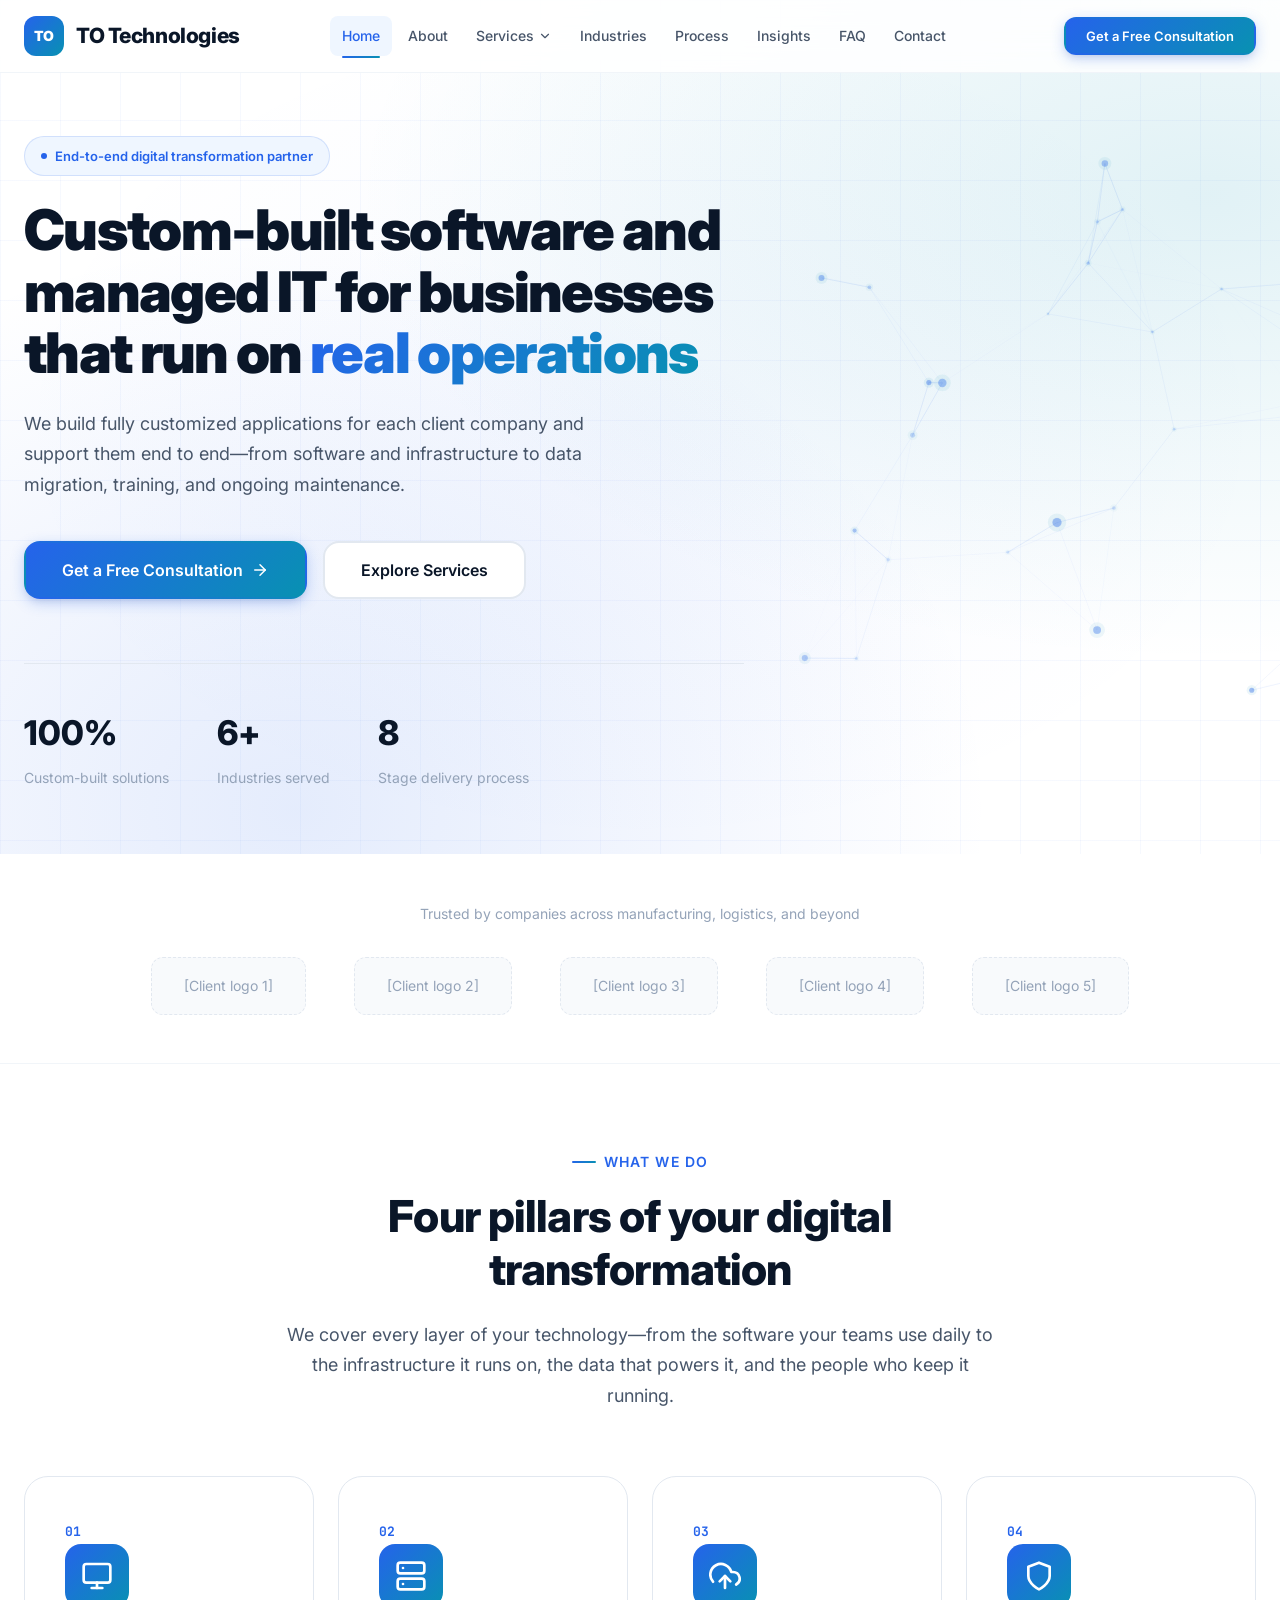
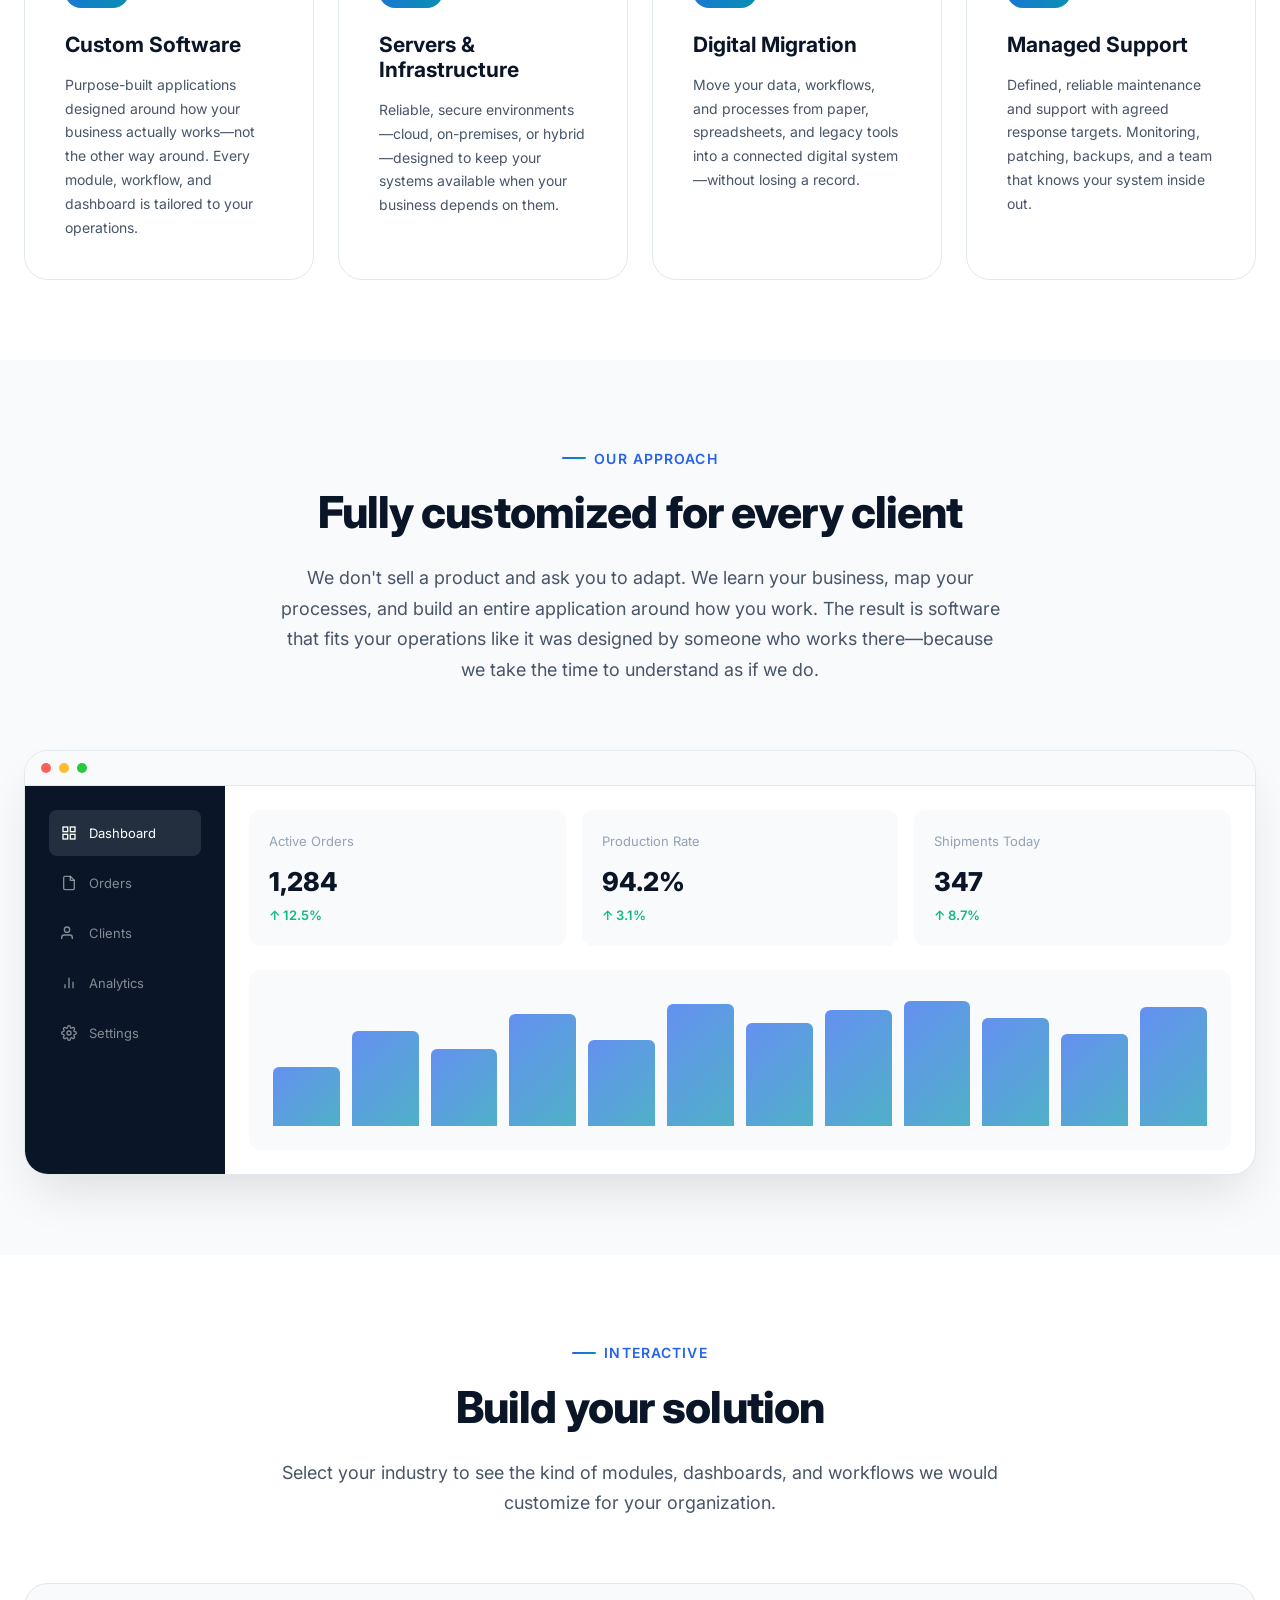
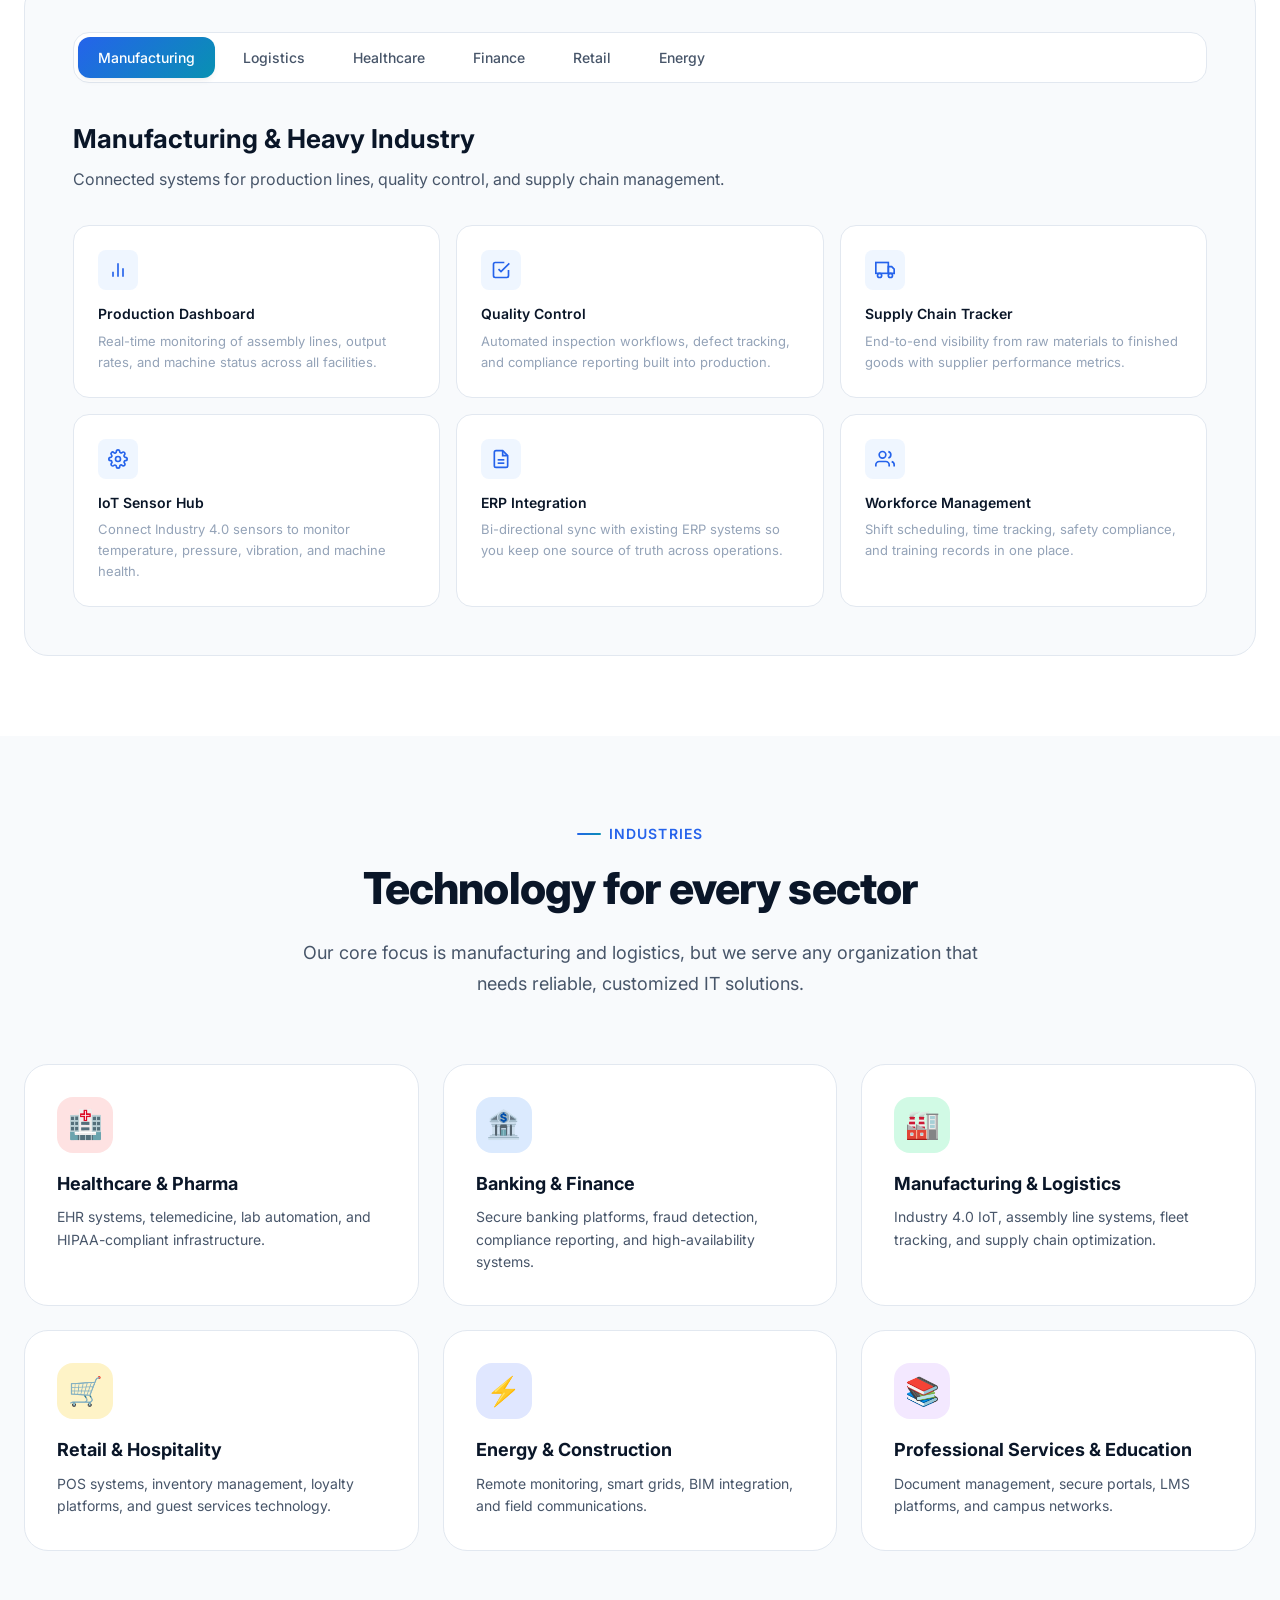
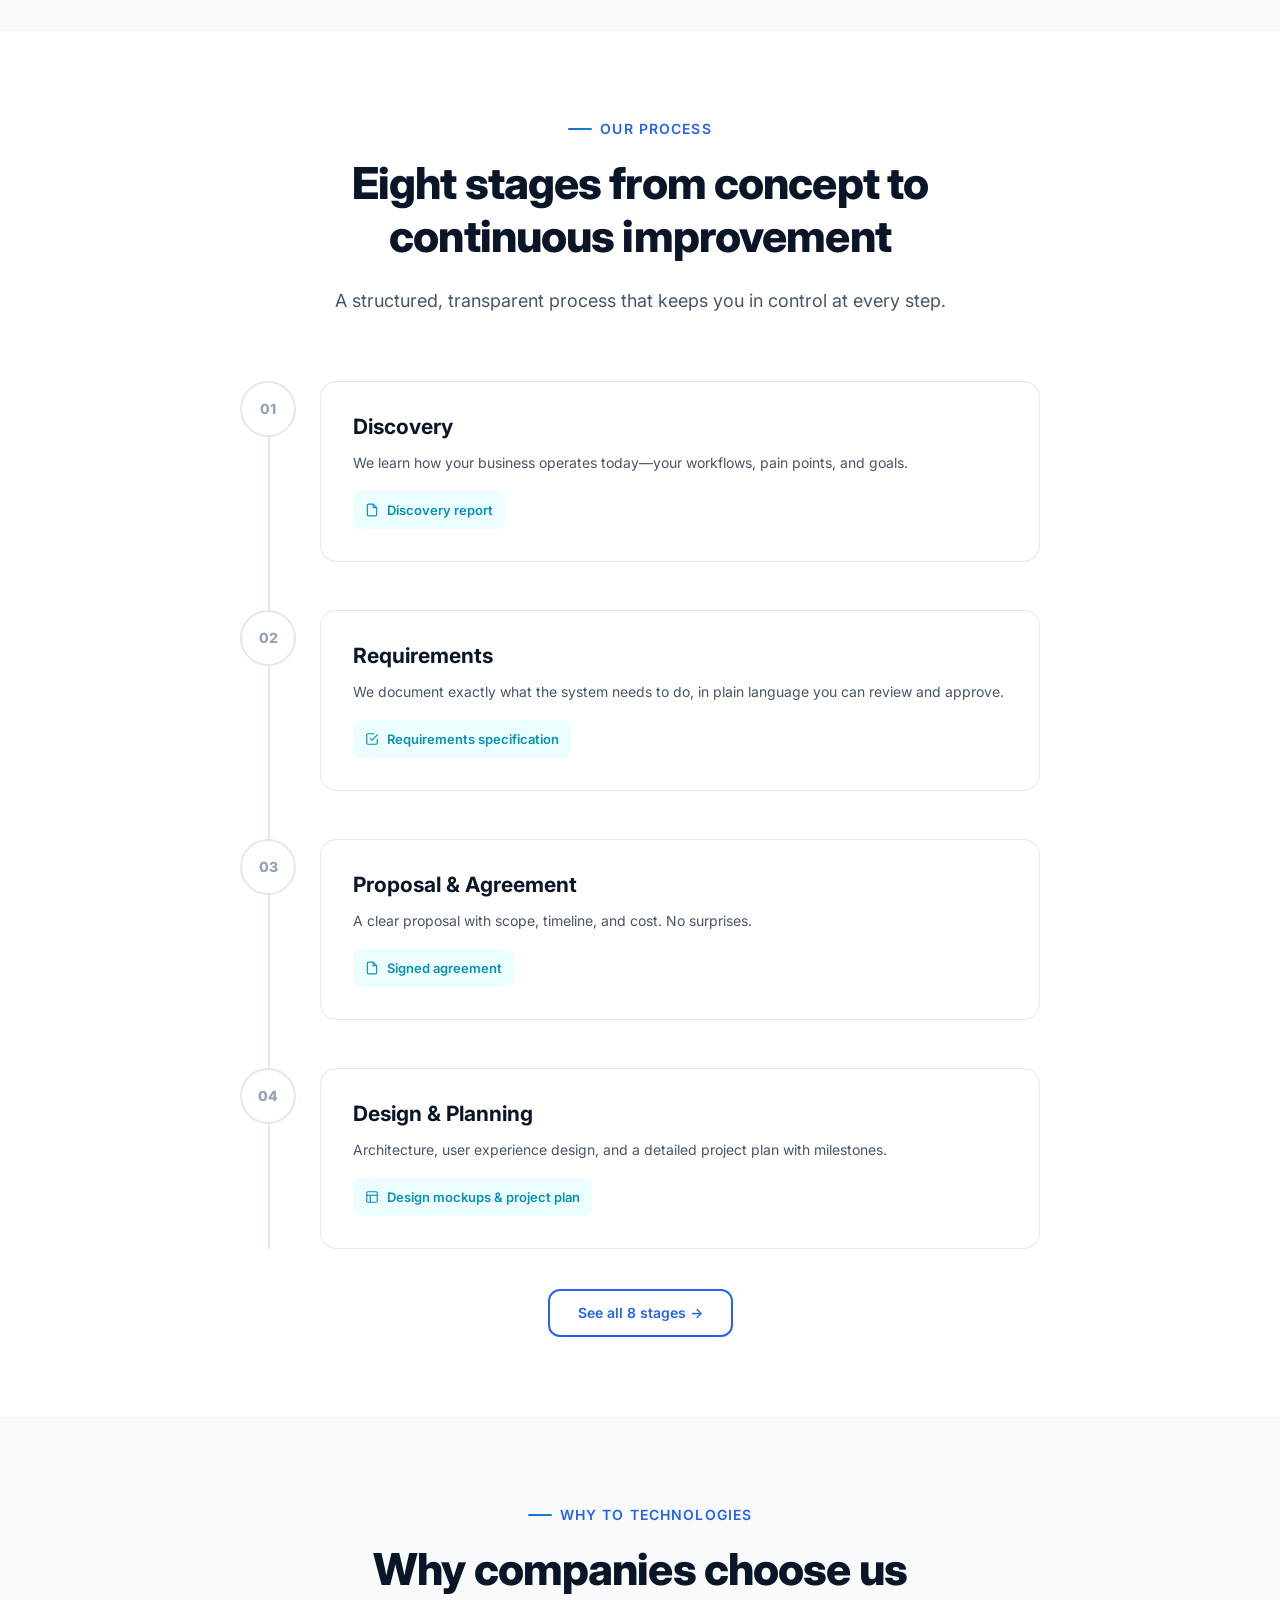
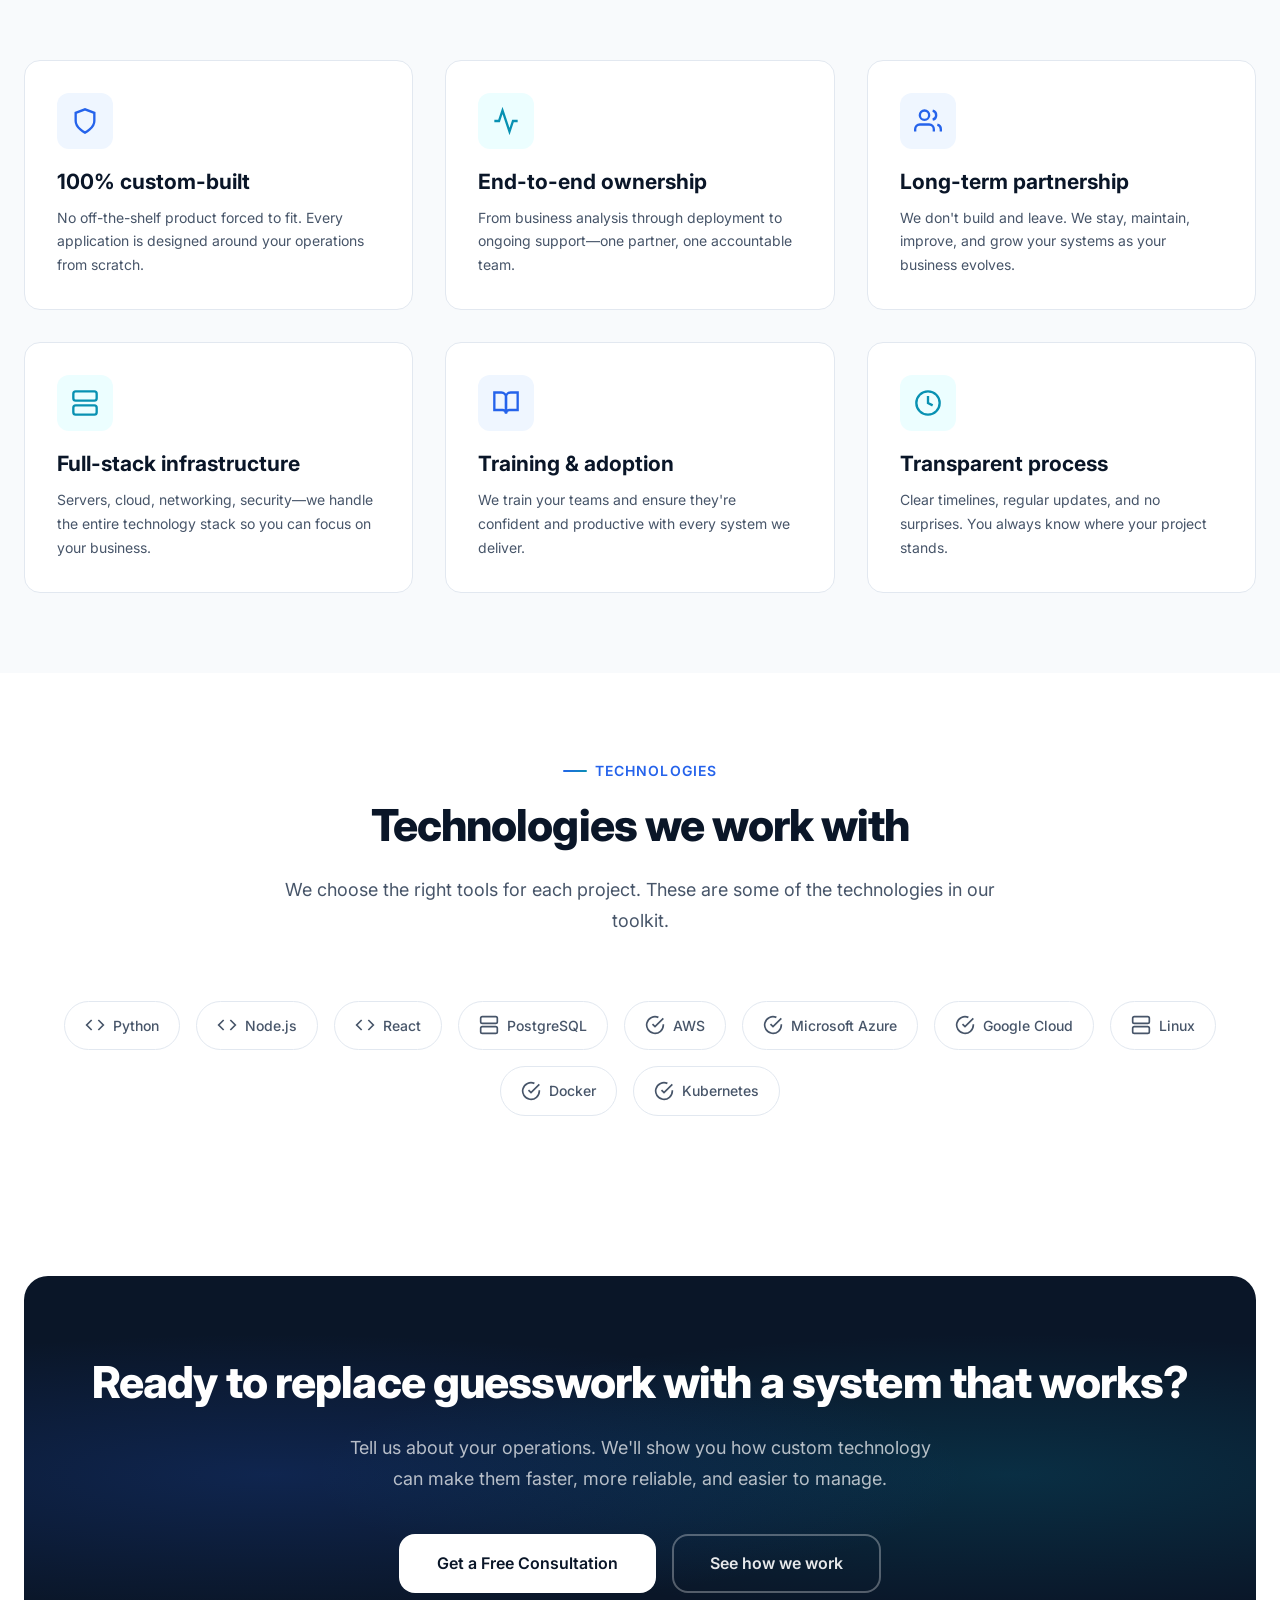
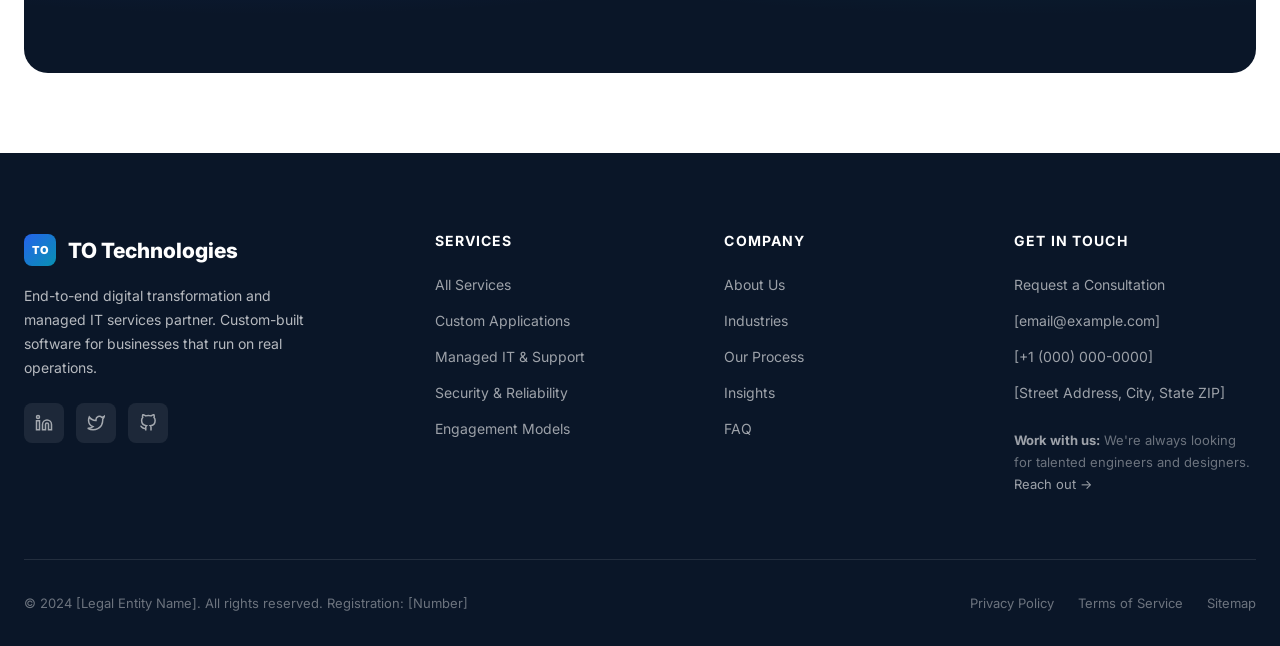
<file: index.html>
<!DOCTYPE html>
<html lang="en">
<head>
  <meta charset="UTF-8">
  <meta name="viewport" content="width=device-width, initial-scale=1.0">
  <title>TO Technologies — Custom Software &amp; Managed IT Services</title>
  <meta name="description" content="TO Technologies builds fully customized software and provides end-to-end managed IT services for manufacturing, logistics, and businesses that run on real operations.">
  <meta property="og:title" content="TO Technologies — Custom Software & Managed IT Services">
  <meta property="og:description" content="End-to-end digital transformation and managed IT services partner. Custom-built software for businesses that run on real operations.">
  <meta property="og:type" content="website">
  <meta property="og:url" content="https://www.example.com/">
  <meta name="twitter:card" content="summary_large_image">
  <link rel="canonical" href="https://www.example.com/">
  <link rel="icon" type="image/svg+xml" href="favicon.svg">
  <link rel="stylesheet" href="css/style.css">
  <script type="application/ld+json">
  {
    "@context": "https://schema.org",
    "@type": "Organization",
    "name": "TO Technologies",
    "description": "End-to-end digital transformation and managed IT services partner.",
    "url": "https://www.example.com",
    "email": "info@example.com",
    "telephone": "+1-000-000-0000",
    "address": {
      "@type": "PostalAddress",
      "streetAddress": "[Street Address]",
      "addressLocality": "[City]",
      "addressRegion": "[State]",
      "postalCode": "[ZIP]",
      "addressCountry": "[Country]"
    }
  }
  </script>
</head>
<body>
  <a href="#main-content" class="skip-link">Skip to main content</a>

  <!-- ==================== HEADER ==================== -->
  <header class="header" role="banner">
    <div class="header__inner">
      <a href="index.html" class="header__logo" aria-label="TO Technologies Home">
        <span class="header__logo-icon">TO</span>
        TO Technologies
      </a>
      <nav class="nav" role="navigation" aria-label="Main navigation">
        <a href="index.html" class="nav__link nav__link--active">Home</a>
        <a href="about.html" class="nav__link">About</a>
        <div class="nav__dropdown">
          <a href="services.html" class="nav__link nav__dropdown-trigger">
            Services
            <svg viewBox="0 0 24 24" fill="none" stroke="currentColor" stroke-width="2" stroke-linecap="round" stroke-linejoin="round"><polyline points="6 9 12 15 18 9"></polyline></svg>
          </a>
          <div class="nav__dropdown-menu">
            <a href="custom-applications.html" class="nav__dropdown-item">Custom Applications</a>
            <a href="managed-it.html" class="nav__dropdown-item">Managed IT &amp; Support</a>
            <a href="security.html" class="nav__dropdown-item">Security &amp; Reliability</a>
            <a href="engagement-models.html" class="nav__dropdown-item">Engagement Models</a>
          </div>
        </div>
        <a href="industries.html" class="nav__link">Industries</a>
        <a href="process.html" class="nav__link">Process</a>
        <a href="insights.html" class="nav__link">Insights</a>
        <a href="faq.html" class="nav__link">FAQ</a>
        <a href="contact.html" class="nav__link">Contact</a>
      </nav>
      <div class="header__cta">
        <a href="contact.html" class="btn btn--primary btn--sm">Get a Free Consultation</a>
      </div>
      <button class="menu-toggle" aria-label="Toggle menu" aria-expanded="false" aria-controls="main-nav">
        <span class="menu-toggle__bar"></span>
        <span class="menu-toggle__bar"></span>
        <span class="menu-toggle__bar"></span>
      </button>
    </div>
    <div class="mobile-overlay" aria-hidden="true"></div>
  </header>

  <!-- ==================== MAIN ==================== -->
  <main id="main-content">

    <!-- HERO -->
    <section class="hero">
      <div class="hero__mesh" aria-hidden="true"></div>
      <div class="hero__grid-pattern" aria-hidden="true"></div>
      <div class="container">
        <div class="hero__content">
          <div class="hero__badge">
            <span class="hero__badge-dot" aria-hidden="true"></span>
            End-to-end digital transformation partner
          </div>
          <h1 class="hero__title">Custom-built software and managed IT for businesses that run on <span class="text-gradient">real operations</span></h1>
          <p class="hero__subtitle">We build fully customized applications for each client company and support them end to end—from software and infrastructure to data migration, training, and ongoing maintenance.</p>
          <div class="hero__actions">
            <a href="contact.html" class="btn btn--primary btn--lg">
              Get a Free Consultation
              <svg viewBox="0 0 24 24" fill="none" stroke="currentColor" stroke-width="2" stroke-linecap="round" stroke-linejoin="round"><line x1="5" y1="12" x2="19" y2="12"></line><polyline points="12 5 19 12 12 19"></polyline></svg>
            </a>
            <a href="services.html" class="btn btn--secondary btn--lg">Explore Services</a>
          </div>
          <div class="hero__stats reveal">
            <div class="hero__stat">
              <div class="hero__stat-number"><span data-counter="100">0</span><span class="counter-suffix">%</span></div>
              <div class="hero__stat-label">Custom-built solutions</div>
            </div>
            <div class="hero__stat">
              <div class="hero__stat-number"><span data-counter="6">0</span><span class="counter-suffix">+</span></div>
              <div class="hero__stat-label">Industries served</div>
            </div>
            <div class="hero__stat">
              <div class="hero__stat-number"><span data-counter="8">0</span></div>
              <div class="hero__stat-label">Stage delivery process</div>
            </div>
          </div>
        </div>
      </div>
      <div class="hero__visual" aria-hidden="true">
        <div class="network-visual">
          <canvas class="network-visual__canvas" aria-hidden="true"></canvas>
        </div>
      </div>
    </section>

    <!-- TRUST STRIP -->
    <section class="trust-strip" aria-label="Trusted by companies">
      <div class="container">
        <p class="trust-strip__label">Trusted by companies across manufacturing, logistics, and beyond</p>
        <div class="trust-strip__logos">
          <span class="trust-strip__placeholder">[Client logo 1]</span>
          <span class="trust-strip__placeholder">[Client logo 2]</span>
          <span class="trust-strip__placeholder">[Client logo 3]</span>
          <span class="trust-strip__placeholder">[Client logo 4]</span>
          <span class="trust-strip__placeholder">[Client logo 5]</span>
        </div>
      </div>
    </section>

    <!-- FOUR PILLARS -->
    <section class="section" id="pillars" aria-labelledby="pillars-title">
      <div class="container">
        <div class="section-header reveal">
          <span class="section-label">What We Do</span>
          <h2 class="section-title" id="pillars-title">Four pillars of your digital transformation</h2>
          <p class="section-subtitle">We cover every layer of your technology—from the software your teams use daily to the infrastructure it runs on, the data that powers it, and the people who keep it running.</p>
        </div>
        <div class="pillars__grid reveal-stagger">
          <!-- Pillar 1 -->
          <div class="pillar-card">
            <span class="pillar-card__number">01</span>
            <div class="pillar-card__icon">
              <svg viewBox="0 0 24 24" fill="none" stroke="currentColor" stroke-width="2" stroke-linecap="round" stroke-linejoin="round"><rect x="2" y="3" width="20" height="14" rx="2" ry="2"></rect><line x1="8" y1="21" x2="16" y2="21"></line><line x1="12" y1="17" x2="12" y2="21"></line></svg>
            </div>
            <h3 class="pillar-card__title">Custom Software</h3>
            <p class="pillar-card__text">Purpose-built applications designed around how your business actually works—not the other way around. Every module, workflow, and dashboard is tailored to your operations.</p>
          </div>
          <!-- Pillar 2 -->
          <div class="pillar-card">
            <span class="pillar-card__number">02</span>
            <div class="pillar-card__icon">
              <svg viewBox="0 0 24 24" fill="none" stroke="currentColor" stroke-width="2" stroke-linecap="round" stroke-linejoin="round"><rect x="2" y="2" width="20" height="8" rx="2" ry="2"></rect><rect x="2" y="14" width="20" height="8" rx="2" ry="2"></rect><line x1="6" y1="6" x2="6.01" y2="6"></line><line x1="6" y1="18" x2="6.01" y2="18"></line></svg>
            </div>
            <h3 class="pillar-card__title">Servers &amp; Infrastructure</h3>
            <p class="pillar-card__text">Reliable, secure environments—cloud, on-premises, or hybrid—designed to keep your systems available when your business depends on them.</p>
          </div>
          <!-- Pillar 3 -->
          <div class="pillar-card">
            <span class="pillar-card__number">03</span>
            <div class="pillar-card__icon">
              <svg viewBox="0 0 24 24" fill="none" stroke="currentColor" stroke-width="2" stroke-linecap="round" stroke-linejoin="round"><polyline points="16 16 12 12 8 16"></polyline><line x1="12" y1="12" x2="12" y2="21"></line><path d="M20.39 18.39A5 5 0 0 0 18 9h-1.26A8 8 0 1 0 3 16.3"></path></svg>
            </div>
            <h3 class="pillar-card__title">Digital Migration</h3>
            <p class="pillar-card__text">Move your data, workflows, and processes from paper, spreadsheets, and legacy tools into a connected digital system—without losing a record.</p>
          </div>
          <!-- Pillar 4 -->
          <div class="pillar-card">
            <span class="pillar-card__number">04</span>
            <div class="pillar-card__icon">
              <svg viewBox="0 0 24 24" fill="none" stroke="currentColor" stroke-width="2" stroke-linecap="round" stroke-linejoin="round"><path d="M12 22s8-4 8-10V5l-8-3-8 3v7c0 6 8 10 8 10z"></path></svg>
            </div>
            <h3 class="pillar-card__title">Managed Support</h3>
            <p class="pillar-card__text">Defined, reliable maintenance and support with agreed response targets. Monitoring, patching, backups, and a team that knows your system inside out.</p>
          </div>
        </div>
      </div>
    </section>

    <!-- FULLY CUSTOMIZED MESSAGE -->
    <section class="section section--alt" aria-labelledby="customized-title">
      <div class="container">
        <div class="section-header reveal">
          <span class="section-label">Our Approach</span>
          <h2 class="section-title" id="customized-title">Fully customized for every client</h2>
          <p class="section-subtitle">We don't sell a product and ask you to adapt. We learn your business, map your processes, and build an entire application around how you work. The result is software that fits your operations like it was designed by someone who works there—because we take the time to understand as if we do.</p>
        </div>
        <div class="reveal">
          <!-- Dashboard mockup -->
          <div class="dashboard-mockup">
            <div class="dashboard-mockup__bar">
              <span class="dashboard-mockup__dot dashboard-mockup__dot--red" aria-hidden="true"></span>
              <span class="dashboard-mockup__dot dashboard-mockup__dot--yellow" aria-hidden="true"></span>
              <span class="dashboard-mockup__dot dashboard-mockup__dot--green" aria-hidden="true"></span>
            </div>
            <div class="dashboard-mockup__body">
              <div class="dashboard-mockup__sidebar" aria-hidden="true">
                <div class="dashboard-mockup__sidebar-item dashboard-mockup__sidebar-item--active">
                  <svg viewBox="0 0 24 24" fill="none" stroke="currentColor" stroke-width="2"><rect x="3" y="3" width="7" height="7"></rect><rect x="14" y="3" width="7" height="7"></rect><rect x="14" y="14" width="7" height="7"></rect><rect x="3" y="14" width="7" height="7"></rect></svg>
                  Dashboard
                </div>
                <div class="dashboard-mockup__sidebar-item">
                  <svg viewBox="0 0 24 24" fill="none" stroke="currentColor" stroke-width="2"><path d="M14 2H6a2 2 0 0 0-2 2v16a2 2 0 0 0 2 2h12a2 2 0 0 0 2-2V8z"></path><polyline points="14 2 14 8 20 8"></polyline></svg>
                  Orders
                </div>
                <div class="dashboard-mockup__sidebar-item">
                  <svg viewBox="0 0 24 24" fill="none" stroke="currentColor" stroke-width="2"><path d="M17 21v-2a4 4 0 0 0-4-4H5a4 4 0 0 0-4 4v2"></path><circle cx="9" cy="7" r="4"></circle></svg>
                  Clients
                </div>
                <div class="dashboard-mockup__sidebar-item">
                  <svg viewBox="0 0 24 24" fill="none" stroke="currentColor" stroke-width="2"><line x1="18" y1="20" x2="18" y2="10"></line><line x1="12" y1="20" x2="12" y2="4"></line><line x1="6" y1="20" x2="6" y2="14"></line></svg>
                  Analytics
                </div>
                <div class="dashboard-mockup__sidebar-item">
                  <svg viewBox="0 0 24 24" fill="none" stroke="currentColor" stroke-width="2"><circle cx="12" cy="12" r="3"></circle><path d="M19.4 15a1.65 1.65 0 0 0 .33 1.82l.06.06a2 2 0 0 1 0 2.83 2 2 0 0 1-2.83 0l-.06-.06a1.65 1.65 0 0 0-1.82-.33 1.65 1.65 0 0 0-1 1.51V21a2 2 0 0 1-2 2 2 2 0 0 1-2-2v-.09A1.65 1.65 0 0 0 9 19.4a1.65 1.65 0 0 0-1.82.33l-.06.06a2 2 0 0 1-2.83 0 2 2 0 0 1 0-2.83l.06-.06A1.65 1.65 0 0 0 4.68 15a1.65 1.65 0 0 0-1.51-1H3a2 2 0 0 1-2-2 2 2 0 0 1 2-2h.09A1.65 1.65 0 0 0 4.6 9a1.65 1.65 0 0 0-.33-1.82l-.06-.06a2 2 0 0 1 0-2.83 2 2 0 0 1 2.83 0l.06.06A1.65 1.65 0 0 0 9 4.68a1.65 1.65 0 0 0 1-1.51V3a2 2 0 0 1 2-2 2 2 0 0 1 2 2v.09a1.65 1.65 0 0 0 1 1.51 1.65 1.65 0 0 0 1.82-.33l.06-.06a2 2 0 0 1 2.83 0 2 2 0 0 1 0 2.83l-.06.06a1.65 1.65 0 0 0-.33 1.82V9a1.65 1.65 0 0 0 1.51 1H21a2 2 0 0 1 2 2 2 2 0 0 1-2 2h-.09a1.65 1.65 0 0 0-1.51 1z"></path></svg>
                  Settings
                </div>
              </div>
              <div class="dashboard-mockup__main">
                <div class="dashboard-mockup__stats">
                  <div class="dashboard-stat">
                    <div class="dashboard-stat__label">Active Orders</div>
                    <div class="dashboard-stat__value">1,284</div>
                    <div class="dashboard-stat__change">↑ 12.5%</div>
                  </div>
                  <div class="dashboard-stat">
                    <div class="dashboard-stat__label">Production Rate</div>
                    <div class="dashboard-stat__value">94.2%</div>
                    <div class="dashboard-stat__change">↑ 3.1%</div>
                  </div>
                  <div class="dashboard-stat">
                    <div class="dashboard-stat__label">Shipments Today</div>
                    <div class="dashboard-stat__value">347</div>
                    <div class="dashboard-stat__change">↑ 8.7%</div>
                  </div>
                </div>
                <div class="dashboard-mockup__chart">
                  <div class="dashboard-chart-bars" aria-hidden="true">
                    <div class="dashboard-chart-bar" data-height="45%" style="height:8px"></div>
                    <div class="dashboard-chart-bar" data-height="72%" style="height:8px"></div>
                    <div class="dashboard-chart-bar" data-height="58%" style="height:8px"></div>
                    <div class="dashboard-chart-bar" data-height="85%" style="height:8px"></div>
                    <div class="dashboard-chart-bar" data-height="65%" style="height:8px"></div>
                    <div class="dashboard-chart-bar" data-height="92%" style="height:8px"></div>
                    <div class="dashboard-chart-bar" data-height="78%" style="height:8px"></div>
                    <div class="dashboard-chart-bar" data-height="88%" style="height:8px"></div>
                    <div class="dashboard-chart-bar" data-height="95%" style="height:8px"></div>
                    <div class="dashboard-chart-bar" data-height="82%" style="height:8px"></div>
                    <div class="dashboard-chart-bar" data-height="70%" style="height:8px"></div>
                    <div class="dashboard-chart-bar" data-height="90%" style="height:8px"></div>
                  </div>
                </div>
              </div>
            </div>
          </div>
        </div>
      </div>
    </section>

    <!-- SOLUTION BUILDER -->
    <section class="section" id="solution-builder" aria-labelledby="builder-title">
      <div class="container">
        <div class="section-header reveal">
          <span class="section-label">Interactive</span>
          <h2 class="section-title" id="builder-title">Build your solution</h2>
          <p class="section-subtitle">Select your industry to see the kind of modules, dashboards, and workflows we would customize for your organization.</p>
        </div>
        <div class="solution-builder reveal">
          <div class="solution-builder__tabs" role="tablist" aria-label="Industry selector">
            <button class="solution-builder__tab solution-builder__tab--active" data-industry="manufacturing" role="tab" aria-selected="true">Manufacturing</button>
            <button class="solution-builder__tab" data-industry="logistics" role="tab" aria-selected="false">Logistics</button>
            <button class="solution-builder__tab" data-industry="healthcare" role="tab" aria-selected="false">Healthcare</button>
            <button class="solution-builder__tab" data-industry="finance" role="tab" aria-selected="false">Finance</button>
            <button class="solution-builder__tab" data-industry="retail" role="tab" aria-selected="false">Retail</button>
            <button class="solution-builder__tab" data-industry="energy" role="tab" aria-selected="false">Energy</button>
          </div>

          <!-- Manufacturing -->
          <div class="solution-builder__content solution-builder__content--active" data-industry="manufacturing" role="tabpanel">
            <div class="solution-builder__header">
              <h3 class="solution-builder__industry-title">Manufacturing &amp; Heavy Industry</h3>
              <p class="solution-builder__industry-desc">Connected systems for production lines, quality control, and supply chain management.</p>
            </div>
            <div class="solution-builder__modules">
              <div class="solution-module">
                <div class="solution-module__icon"><svg viewBox="0 0 24 24" fill="none" stroke="currentColor" stroke-width="2"><line x1="18" y1="20" x2="18" y2="10"></line><line x1="12" y1="20" x2="12" y2="4"></line><line x1="6" y1="20" x2="6" y2="14"></line></svg></div>
                <h4 class="solution-module__title">Production Dashboard</h4>
                <p class="solution-module__desc">Real-time monitoring of assembly lines, output rates, and machine status across all facilities.</p>
              </div>
              <div class="solution-module">
                <div class="solution-module__icon"><svg viewBox="0 0 24 24" fill="none" stroke="currentColor" stroke-width="2"><path d="M9 11l3 3L22 4"></path><path d="M21 12v7a2 2 0 0 1-2 2H5a2 2 0 0 1-2-2V5a2 2 0 0 1 2-2h11"></path></svg></div>
                <h4 class="solution-module__title">Quality Control</h4>
                <p class="solution-module__desc">Automated inspection workflows, defect tracking, and compliance reporting built into production.</p>
              </div>
              <div class="solution-module">
                <div class="solution-module__icon"><svg viewBox="0 0 24 24" fill="none" stroke="currentColor" stroke-width="2"><rect x="1" y="3" width="15" height="13"></rect><polygon points="16 8 20 8 23 11 23 16 16 16 16 8"></polygon><circle cx="5.5" cy="18.5" r="2.5"></circle><circle cx="18.5" cy="18.5" r="2.5"></circle></svg></div>
                <h4 class="solution-module__title">Supply Chain Tracker</h4>
                <p class="solution-module__desc">End-to-end visibility from raw materials to finished goods with supplier performance metrics.</p>
              </div>
              <div class="solution-module">
                <div class="solution-module__icon"><svg viewBox="0 0 24 24" fill="none" stroke="currentColor" stroke-width="2"><circle cx="12" cy="12" r="3"></circle><path d="M19.4 15a1.65 1.65 0 0 0 .33 1.82l.06.06a2 2 0 1 1-2.83 2.83l-.06-.06a1.65 1.65 0 0 0-1.82-.33 1.65 1.65 0 0 0-1 1.51V21a2 2 0 1 1-4 0v-.09A1.65 1.65 0 0 0 9 19.4a1.65 1.65 0 0 0-1.82.33l-.06.06a2 2 0 1 1-2.83-2.83l.06-.06A1.65 1.65 0 0 0 4.68 15a1.65 1.65 0 0 0-1.51-1H3a2 2 0 1 1 0-4h.09A1.65 1.65 0 0 0 4.6 9a1.65 1.65 0 0 0-.33-1.82l-.06-.06a2 2 0 1 1 2.83-2.83l.06.06A1.65 1.65 0 0 0 9 4.68a1.65 1.65 0 0 0 1-1.51V3a2 2 0 1 1 4 0v.09a1.65 1.65 0 0 0 1 1.51 1.65 1.65 0 0 0 1.82-.33l.06-.06a2 2 0 1 1 2.83 2.83l-.06.06A1.65 1.65 0 0 0 19.4 9a1.65 1.65 0 0 0 1.51 1H21a2 2 0 1 1 0 4h-.09a1.65 1.65 0 0 0-1.51 1z"></path></svg></div>
                <h4 class="solution-module__title">IoT Sensor Hub</h4>
                <p class="solution-module__desc">Connect Industry 4.0 sensors to monitor temperature, pressure, vibration, and machine health.</p>
              </div>
              <div class="solution-module">
                <div class="solution-module__icon"><svg viewBox="0 0 24 24" fill="none" stroke="currentColor" stroke-width="2"><path d="M14 2H6a2 2 0 0 0-2 2v16a2 2 0 0 0 2 2h12a2 2 0 0 0 2-2V8z"></path><polyline points="14 2 14 8 20 8"></polyline><line x1="16" y1="13" x2="8" y2="13"></line><line x1="16" y1="17" x2="8" y2="17"></line></svg></div>
                <h4 class="solution-module__title">ERP Integration</h4>
                <p class="solution-module__desc">Bi-directional sync with existing ERP systems so you keep one source of truth across operations.</p>
              </div>
              <div class="solution-module">
                <div class="solution-module__icon"><svg viewBox="0 0 24 24" fill="none" stroke="currentColor" stroke-width="2"><path d="M17 21v-2a4 4 0 0 0-4-4H5a4 4 0 0 0-4 4v2"></path><circle cx="9" cy="7" r="4"></circle><path d="M23 21v-2a4 4 0 0 0-3-3.87"></path><path d="M16 3.13a4 4 0 0 1 0 7.75"></path></svg></div>
                <h4 class="solution-module__title">Workforce Management</h4>
                <p class="solution-module__desc">Shift scheduling, time tracking, safety compliance, and training records in one place.</p>
              </div>
            </div>
          </div>

          <!-- Logistics -->
          <div class="solution-builder__content" data-industry="logistics" role="tabpanel">
            <div class="solution-builder__header">
              <h3 class="solution-builder__industry-title">Logistics &amp; Shipping</h3>
              <p class="solution-builder__industry-desc">Real-time visibility across your supply chain, fleet, and warehouses.</p>
            </div>
            <div class="solution-builder__modules">
              <div class="solution-module">
                <div class="solution-module__icon"><svg viewBox="0 0 24 24" fill="none" stroke="currentColor" stroke-width="2"><circle cx="12" cy="10" r="3"></circle><path d="M12 21.7C17.3 17 20 13 20 10a8 8 0 1 0-16 0c0 3 2.7 7 8 11.7z"></path></svg></div>
                <h4 class="solution-module__title">Fleet GPS Tracking</h4>
                <p class="solution-module__desc">Live vehicle locations, route optimization, and delivery ETA calculations on a single map.</p>
              </div>
              <div class="solution-module">
                <div class="solution-module__icon"><svg viewBox="0 0 24 24" fill="none" stroke="currentColor" stroke-width="2"><rect x="2" y="7" width="20" height="14" rx="2" ry="2"></rect><path d="M16 21V5a2 2 0 0 0-2-2h-4a2 2 0 0 0-2 2v16"></path></svg></div>
                <h4 class="solution-module__title">Warehouse Management</h4>
                <p class="solution-module__desc">Barcode/RFID receiving, pick-pack-ship workflows, and real-time inventory levels.</p>
              </div>
              <div class="solution-module">
                <div class="solution-module__icon"><svg viewBox="0 0 24 24" fill="none" stroke="currentColor" stroke-width="2"><polyline points="22 12 18 12 15 21 9 3 6 12 2 12"></polyline></svg></div>
                <h4 class="solution-module__title">Shipment Analytics</h4>
                <p class="solution-module__desc">On-time performance, cost per shipment, carrier comparisons, and exception alerts.</p>
              </div>
              <div class="solution-module">
                <div class="solution-module__icon"><svg viewBox="0 0 24 24" fill="none" stroke="currentColor" stroke-width="2"><path d="M14 2H6a2 2 0 0 0-2 2v16a2 2 0 0 0 2 2h12a2 2 0 0 0 2-2V8z"></path><polyline points="14 2 14 8 20 8"></polyline></svg></div>
                <h4 class="solution-module__title">Document Hub</h4>
                <p class="solution-module__desc">Bills of lading, customs forms, and proof of delivery—generated, stored, and searchable.</p>
              </div>
              <div class="solution-module">
                <div class="solution-module__icon"><svg viewBox="0 0 24 24" fill="none" stroke="currentColor" stroke-width="2"><path d="M16 4h2a2 2 0 0 1 2 2v14a2 2 0 0 1-2 2H6a2 2 0 0 1-2-2V6a2 2 0 0 1 2-2h2"></path><rect x="8" y="2" width="8" height="4" rx="1" ry="1"></rect></svg></div>
                <h4 class="solution-module__title">Order Management</h4>
                <p class="solution-module__desc">From intake to final delivery with status updates and customer notifications at every stage.</p>
              </div>
              <div class="solution-module">
                <div class="solution-module__icon"><svg viewBox="0 0 24 24" fill="none" stroke="currentColor" stroke-width="2"><rect x="1" y="3" width="15" height="13"></rect><polygon points="16 8 20 8 23 11 23 16 16 16 16 8"></polygon><circle cx="5.5" cy="18.5" r="2.5"></circle><circle cx="18.5" cy="18.5" r="2.5"></circle></svg></div>
                <h4 class="solution-module__title">Route Optimization</h4>
                <p class="solution-module__desc">AI-driven routing that accounts for traffic, load capacity, delivery windows, and fuel costs.</p>
              </div>
            </div>
          </div>

          <!-- Healthcare -->
          <div class="solution-builder__content" data-industry="healthcare" role="tabpanel">
            <div class="solution-builder__header">
              <h3 class="solution-builder__industry-title">Healthcare &amp; Pharmaceuticals</h3>
              <p class="solution-builder__industry-desc">Secure, compliant systems for hospitals, pharmaceutical manufacturers, and diagnostic labs.</p>
            </div>
            <div class="solution-builder__modules">
              <div class="solution-module">
                <div class="solution-module__icon"><svg viewBox="0 0 24 24" fill="none" stroke="currentColor" stroke-width="2"><path d="M22 12h-4l-3 9L9 3l-3 9H2"></path></svg></div>
                <h4 class="solution-module__title">Patient Records System</h4>
                <p class="solution-module__desc">Secure EHR integration with role-based access, audit trails, and compliance controls.</p>
              </div>
              <div class="solution-module">
                <div class="solution-module__icon"><svg viewBox="0 0 24 24" fill="none" stroke="currentColor" stroke-width="2"><rect x="2" y="3" width="20" height="14" rx="2" ry="2"></rect><line x1="8" y1="21" x2="16" y2="21"></line><line x1="12" y1="17" x2="12" y2="21"></line></svg></div>
                <h4 class="solution-module__title">Telemedicine Portal</h4>
                <p class="solution-module__desc">Video consultations, appointment booking, prescription management, and patient messaging.</p>
              </div>
              <div class="solution-module">
                <div class="solution-module__icon"><svg viewBox="0 0 24 24" fill="none" stroke="currentColor" stroke-width="2"><path d="M12 22s8-4 8-10V5l-8-3-8 3v7c0 6 8 10 8 10z"></path></svg></div>
                <h4 class="solution-module__title">Lab Pipeline Automation</h4>
                <p class="solution-module__desc">Automated testing workflows from sample intake through results reporting and patient notification.</p>
              </div>
              <div class="solution-module">
                <div class="solution-module__icon"><svg viewBox="0 0 24 24" fill="none" stroke="currentColor" stroke-width="2"><rect x="1" y="3" width="15" height="13"></rect><polygon points="16 8 20 8 23 11 23 16 16 16 16 8"></polygon><circle cx="5.5" cy="18.5" r="2.5"></circle><circle cx="18.5" cy="18.5" r="2.5"></circle></svg></div>
                <h4 class="solution-module__title">Supply Chain Tracking</h4>
                <p class="solution-module__desc">Temperature-controlled shipment monitoring, expiry management, and regulatory compliance.</p>
              </div>
              <div class="solution-module">
                <div class="solution-module__icon"><svg viewBox="0 0 24 24" fill="none" stroke="currentColor" stroke-width="2"><circle cx="12" cy="12" r="10"></circle><polyline points="12 6 12 12 16 14"></polyline></svg></div>
                <h4 class="solution-module__title">Scheduling System</h4>
                <p class="solution-module__desc">Staff rosters, equipment allocation, and room booking with conflict detection.</p>
              </div>
              <div class="solution-module">
                <div class="solution-module__icon"><svg viewBox="0 0 24 24" fill="none" stroke="currentColor" stroke-width="2"><path d="M14 2H6a2 2 0 0 0-2 2v16a2 2 0 0 0 2 2h12a2 2 0 0 0 2-2V8z"></path><polyline points="14 2 14 8 20 8"></polyline></svg></div>
                <h4 class="solution-module__title">PACS Imaging</h4>
                <p class="solution-module__desc">Medical image storage, retrieval, and viewing integrated with your clinical workflows.</p>
              </div>
            </div>
          </div>

          <!-- Finance -->
          <div class="solution-builder__content" data-industry="finance" role="tabpanel">
            <div class="solution-builder__header">
              <h3 class="solution-builder__industry-title">Banking, Finance &amp; Insurance</h3>
              <p class="solution-builder__industry-desc">Secure, high-performance systems for financial institutions and insurance providers.</p>
            </div>
            <div class="solution-builder__modules">
              <div class="solution-module">
                <div class="solution-module__icon"><svg viewBox="0 0 24 24" fill="none" stroke="currentColor" stroke-width="2"><path d="M12 22s8-4 8-10V5l-8-3-8 3v7c0 6 8 10 8 10z"></path></svg></div>
                <h4 class="solution-module__title">Fraud Detection</h4>
                <p class="solution-module__desc">Real-time transaction monitoring, anomaly detection, and automated alert escalation.</p>
              </div>
              <div class="solution-module">
                <div class="solution-module__icon"><svg viewBox="0 0 24 24" fill="none" stroke="currentColor" stroke-width="2"><rect x="2" y="3" width="20" height="14" rx="2" ry="2"></rect><line x1="8" y1="21" x2="16" y2="21"></line><line x1="12" y1="17" x2="12" y2="21"></line></svg></div>
                <h4 class="solution-module__title">Digital Banking Portal</h4>
                <p class="solution-module__desc">Secure online and mobile banking with multi-factor authentication and audit logging.</p>
              </div>
              <div class="solution-module">
                <div class="solution-module__icon"><svg viewBox="0 0 24 24" fill="none" stroke="currentColor" stroke-width="2"><path d="M14 2H6a2 2 0 0 0-2 2v16a2 2 0 0 0 2 2h12a2 2 0 0 0 2-2V8z"></path><polyline points="14 2 14 8 20 8"></polyline></svg></div>
                <h4 class="solution-module__title">Claims Processing</h4>
                <p class="solution-module__desc">Automated claims intake, assessment workflows, and payout tracking for insurers.</p>
              </div>
              <div class="solution-module">
                <div class="solution-module__icon"><svg viewBox="0 0 24 24" fill="none" stroke="currentColor" stroke-width="2"><line x1="18" y1="20" x2="18" y2="10"></line><line x1="12" y1="20" x2="12" y2="4"></line><line x1="6" y1="20" x2="6" y2="14"></line></svg></div>
                <h4 class="solution-module__title">Compliance Reporting</h4>
                <p class="solution-module__desc">Automated regulatory reports, audit trails, and data retention policy enforcement.</p>
              </div>
              <div class="solution-module">
                <div class="solution-module__icon"><svg viewBox="0 0 24 24" fill="none" stroke="currentColor" stroke-width="2"><path d="M17 21v-2a4 4 0 0 0-4-4H5a4 4 0 0 0-4 4v2"></path><circle cx="9" cy="7" r="4"></circle></svg></div>
                <h4 class="solution-module__title">Customer Database</h4>
                <p class="solution-module__desc">Unified client profiles with relationship history, risk scoring, and communication logs.</p>
              </div>
              <div class="solution-module">
                <div class="solution-module__icon"><svg viewBox="0 0 24 24" fill="none" stroke="currentColor" stroke-width="2"><rect x="2" y="2" width="20" height="8" rx="2" ry="2"></rect><rect x="2" y="14" width="20" height="8" rx="2" ry="2"></rect><line x1="6" y1="6" x2="6.01" y2="6"></line><line x1="6" y1="18" x2="6.01" y2="18"></line></svg></div>
                <h4 class="solution-module__title">High-Availability Infra</h4>
                <p class="solution-module__desc">Redundant, load-balanced infrastructure designed for zero-downtime financial operations.</p>
              </div>
            </div>
          </div>

          <!-- Retail -->
          <div class="solution-builder__content" data-industry="retail" role="tabpanel">
            <div class="solution-builder__header">
              <h3 class="solution-builder__industry-title">Retail &amp; Hospitality</h3>
              <p class="solution-builder__industry-desc">Seamless customer experiences powered by reliable, connected technology.</p>
            </div>
            <div class="solution-builder__modules">
              <div class="solution-module">
                <div class="solution-module__icon"><svg viewBox="0 0 24 24" fill="none" stroke="currentColor" stroke-width="2"><rect x="2" y="3" width="20" height="14" rx="2" ry="2"></rect><line x1="8" y1="21" x2="16" y2="21"></line><line x1="12" y1="17" x2="12" y2="21"></line></svg></div>
                <h4 class="solution-module__title">POS System</h4>
                <p class="solution-module__desc">Cloud-connected point of sale with inventory sync, employee management, and reporting.</p>
              </div>
              <div class="solution-module">
                <div class="solution-module__icon"><svg viewBox="0 0 24 24" fill="none" stroke="currentColor" stroke-width="2"><line x1="18" y1="20" x2="18" y2="10"></line><line x1="12" y1="20" x2="12" y2="4"></line><line x1="6" y1="20" x2="6" y2="14"></line></svg></div>
                <h4 class="solution-module__title">Inventory Management</h4>
                <p class="solution-module__desc">Real-time stock levels across locations, automated reorder points, and shrinkage tracking.</p>
              </div>
              <div class="solution-module">
                <div class="solution-module__icon"><svg viewBox="0 0 24 24" fill="none" stroke="currentColor" stroke-width="2"><path d="M17 21v-2a4 4 0 0 0-4-4H5a4 4 0 0 0-4 4v2"></path><circle cx="9" cy="7" r="4"></circle></svg></div>
                <h4 class="solution-module__title">Loyalty &amp; CRM</h4>
                <p class="solution-module__desc">Customer loyalty programs, purchase history, and targeted communications in one database.</p>
              </div>
              <div class="solution-module">
                <div class="solution-module__icon"><svg viewBox="0 0 24 24" fill="none" stroke="currentColor" stroke-width="2"><circle cx="12" cy="12" r="10"></circle><polyline points="12 6 12 12 16 14"></polyline></svg></div>
                <h4 class="solution-module__title">Reservation System</h4>
                <p class="solution-module__desc">Online booking, room/table management, and guest communication for hospitality businesses.</p>
              </div>
              <div class="solution-module">
                <div class="solution-module__icon"><svg viewBox="0 0 24 24" fill="none" stroke="currentColor" stroke-width="2"><rect x="1" y="3" width="15" height="13"></rect><polygon points="16 8 20 8 23 11 23 16 16 16 16 8"></polygon><circle cx="5.5" cy="18.5" r="2.5"></circle><circle cx="18.5" cy="18.5" r="2.5"></circle></svg></div>
                <h4 class="solution-module__title">Omni-Channel Supply</h4>
                <p class="solution-module__desc">Unified fulfillment across in-store, online, and marketplace channels with shared inventory.</p>
              </div>
              <div class="solution-module">
                <div class="solution-module__icon"><svg viewBox="0 0 24 24" fill="none" stroke="currentColor" stroke-width="2"><path d="M12 22s8-4 8-10V5l-8-3-8 3v7c0 6 8 10 8 10z"></path></svg></div>
                <h4 class="solution-module__title">Guest Wi-Fi &amp; Access</h4>
                <p class="solution-module__desc">Managed guest networks, keyless entry systems, and in-room technology controls.</p>
              </div>
            </div>
          </div>

          <!-- Energy -->
          <div class="solution-builder__content" data-industry="energy" role="tabpanel">
            <div class="solution-builder__header">
              <h3 class="solution-builder__industry-title">Energy, Utilities &amp; Construction</h3>
              <p class="solution-builder__industry-desc">Robust technology for harsh environments, remote sites, and mission-critical infrastructure.</p>
            </div>
            <div class="solution-builder__modules">
              <div class="solution-module">
                <div class="solution-module__icon"><svg viewBox="0 0 24 24" fill="none" stroke="currentColor" stroke-width="2"><polyline points="22 12 18 12 15 21 9 3 6 12 2 12"></polyline></svg></div>
                <h4 class="solution-module__title">Remote Monitoring</h4>
                <p class="solution-module__desc">Real-time equipment telemetry from rigs, turbines, and substations with alert thresholds.</p>
              </div>
              <div class="solution-module">
                <div class="solution-module__icon"><svg viewBox="0 0 24 24" fill="none" stroke="currentColor" stroke-width="2"><line x1="18" y1="20" x2="18" y2="10"></line><line x1="12" y1="20" x2="12" y2="4"></line><line x1="6" y1="20" x2="6" y2="14"></line></svg></div>
                <h4 class="solution-module__title">Smart Grid Dashboard</h4>
                <p class="solution-module__desc">Load balancing, outage detection, and renewable energy integration monitoring.</p>
              </div>
              <div class="solution-module">
                <div class="solution-module__icon"><svg viewBox="0 0 24 24" fill="none" stroke="currentColor" stroke-width="2"><rect x="2" y="3" width="20" height="14" rx="2" ry="2"></rect><line x1="8" y1="21" x2="16" y2="21"></line><line x1="12" y1="17" x2="12" y2="21"></line></svg></div>
                <h4 class="solution-module__title">BIM Integration</h4>
                <p class="solution-module__desc">Building Information Modeling data connected to project schedules and resource planning.</p>
              </div>
              <div class="solution-module">
                <div class="solution-module__icon"><svg viewBox="0 0 24 24" fill="none" stroke="currentColor" stroke-width="2"><path d="M14 2H6a2 2 0 0 0-2 2v16a2 2 0 0 0 2 2h12a2 2 0 0 0 2-2V8z"></path><polyline points="14 2 14 8 20 8"></polyline></svg></div>
                <h4 class="solution-module__title">Project Management</h4>
                <p class="solution-module__desc">Construction milestones, subcontractor coordination, and daily progress reporting.</p>
              </div>
              <div class="solution-module">
                <div class="solution-module__icon"><svg viewBox="0 0 24 24" fill="none" stroke="currentColor" stroke-width="2"><path d="M12 22s8-4 8-10V5l-8-3-8 3v7c0 6 8 10 8 10z"></path></svg></div>
                <h4 class="solution-module__title">Safety &amp; Compliance</h4>
                <p class="solution-module__desc">Incident reporting, safety inspections, permits to work, and regulatory audit preparation.</p>
              </div>
              <div class="solution-module">
                <div class="solution-module__icon"><svg viewBox="0 0 24 24" fill="none" stroke="currentColor" stroke-width="2"><path d="M5 12.55a11 11 0 0 1 14.08 0"></path><path d="M1.42 9a16 16 0 0 1 21.16 0"></path><path d="M8.53 16.11a6 6 0 0 1 6.95 0"></path><line x1="12" y1="20" x2="12.01" y2="20"></line></svg></div>
                <h4 class="solution-module__title">Field Communications</h4>
                <p class="solution-module__desc">Reliable connectivity for remote construction sites and field workers with offline-first apps.</p>
              </div>
            </div>
          </div>
        </div>
      </div>
    </section>

    <!-- INDUSTRIES OVERVIEW -->
    <section class="section section--alt" aria-labelledby="industries-title">
      <div class="container">
        <div class="section-header reveal">
          <span class="section-label">Industries</span>
          <h2 class="section-title" id="industries-title">Technology for every sector</h2>
          <p class="section-subtitle">Our core focus is manufacturing and logistics, but we serve any organization that needs reliable, customized IT solutions.</p>
        </div>
        <div class="industries-grid reveal-stagger">
          <a href="industries.html#healthcare" class="industry-card">
            <div class="industry-card__icon" style="background: #FEE2E2;">🏥</div>
            <h3 class="industry-card__title">Healthcare &amp; Pharma</h3>
            <p class="industry-card__text">EHR systems, telemedicine, lab automation, and HIPAA-compliant infrastructure.</p>
          </a>
          <a href="industries.html#finance" class="industry-card">
            <div class="industry-card__icon" style="background: #DBEAFE;">🏦</div>
            <h3 class="industry-card__title">Banking &amp; Finance</h3>
            <p class="industry-card__text">Secure banking platforms, fraud detection, compliance reporting, and high-availability systems.</p>
          </a>
          <a href="industries.html#manufacturing" class="industry-card">
            <div class="industry-card__icon" style="background: #D1FAE5;">🏭</div>
            <h3 class="industry-card__title">Manufacturing &amp; Logistics</h3>
            <p class="industry-card__text">Industry 4.0 IoT, assembly line systems, fleet tracking, and supply chain optimization.</p>
          </a>
          <a href="industries.html#retail" class="industry-card">
            <div class="industry-card__icon" style="background: #FEF3C7;">🛒</div>
            <h3 class="industry-card__title">Retail &amp; Hospitality</h3>
            <p class="industry-card__text">POS systems, inventory management, loyalty platforms, and guest services technology.</p>
          </a>
          <a href="industries.html#energy" class="industry-card">
            <div class="industry-card__icon" style="background: #E0E7FF;">⚡</div>
            <h3 class="industry-card__title">Energy &amp; Construction</h3>
            <p class="industry-card__text">Remote monitoring, smart grids, BIM integration, and field communications.</p>
          </a>
          <a href="industries.html#professional" class="industry-card">
            <div class="industry-card__icon" style="background: #F3E8FF;">📚</div>
            <h3 class="industry-card__title">Professional Services &amp; Education</h3>
            <p class="industry-card__text">Document management, secure portals, LMS platforms, and campus networks.</p>
          </a>
        </div>
      </div>
    </section>

    <!-- 8-STEP DELIVERY PROCESS -->
    <section class="section" aria-labelledby="process-title">
      <div class="container">
        <div class="section-header reveal">
          <span class="section-label">Our Process</span>
          <h2 class="section-title" id="process-title">Eight stages from concept to continuous improvement</h2>
          <p class="section-subtitle">A structured, transparent process that keeps you in control at every step.</p>
        </div>
        <div class="process-timeline reveal">
          <div class="process-step">
            <div class="process-step__number">01</div>
            <div class="process-step__content">
              <h3 class="process-step__title">Discovery</h3>
              <p class="process-step__text">We learn how your business operates today—your workflows, pain points, and goals.</p>
              <span class="process-step__output">
                <svg viewBox="0 0 24 24" fill="none" stroke="currentColor" stroke-width="2" width="14" height="14"><path d="M14 2H6a2 2 0 0 0-2 2v16a2 2 0 0 0 2 2h12a2 2 0 0 0 2-2V8z"></path><polyline points="14 2 14 8 20 8"></polyline></svg>
                Discovery report
              </span>
            </div>
          </div>
          <div class="process-step">
            <div class="process-step__number">02</div>
            <div class="process-step__content">
              <h3 class="process-step__title">Requirements</h3>
              <p class="process-step__text">We document exactly what the system needs to do, in plain language you can review and approve.</p>
              <span class="process-step__output">
                <svg viewBox="0 0 24 24" fill="none" stroke="currentColor" stroke-width="2" width="14" height="14"><path d="M9 11l3 3L22 4"></path><path d="M21 12v7a2 2 0 0 1-2 2H5a2 2 0 0 1-2-2V5a2 2 0 0 1 2-2h11"></path></svg>
                Requirements specification
              </span>
            </div>
          </div>
          <div class="process-step">
            <div class="process-step__number">03</div>
            <div class="process-step__content">
              <h3 class="process-step__title">Proposal &amp; Agreement</h3>
              <p class="process-step__text">A clear proposal with scope, timeline, and cost. No surprises.</p>
              <span class="process-step__output">
                <svg viewBox="0 0 24 24" fill="none" stroke="currentColor" stroke-width="2" width="14" height="14"><path d="M14 2H6a2 2 0 0 0-2 2v16a2 2 0 0 0 2 2h12a2 2 0 0 0 2-2V8z"></path><polyline points="14 2 14 8 20 8"></polyline></svg>
                Signed agreement
              </span>
            </div>
          </div>
          <div class="process-step">
            <div class="process-step__number">04</div>
            <div class="process-step__content">
              <h3 class="process-step__title">Design &amp; Planning</h3>
              <p class="process-step__text">Architecture, user experience design, and a detailed project plan with milestones.</p>
              <span class="process-step__output">
                <svg viewBox="0 0 24 24" fill="none" stroke="currentColor" stroke-width="2" width="14" height="14"><rect x="3" y="3" width="18" height="18" rx="2" ry="2"></rect><line x1="3" y1="9" x2="21" y2="9"></line><line x1="9" y1="21" x2="9" y2="9"></line></svg>
                Design mockups &amp; project plan
              </span>
            </div>
          </div>
        </div>
        <div style="text-align:center; margin-top: var(--space-10);">
          <a href="process.html" class="btn btn--outline">See all 8 stages →</a>
        </div>
      </div>
    </section>

    <!-- WHY CHOOSE US -->
    <section class="section section--alt" aria-labelledby="why-title">
      <div class="container">
        <div class="section-header reveal">
          <span class="section-label">Why TO Technologies</span>
          <h2 class="section-title" id="why-title">Why companies choose us</h2>
        </div>
        <div class="grid grid--3 reveal-stagger">
          <div class="card">
            <div class="card__icon">
              <svg viewBox="0 0 24 24" fill="none" stroke="currentColor" stroke-width="2"><path d="M12 22s8-4 8-10V5l-8-3-8 3v7c0 6 8 10 8 10z"></path></svg>
            </div>
            <h3 class="card__title">100% custom-built</h3>
            <p class="card__text">No off-the-shelf product forced to fit. Every application is designed around your operations from scratch.</p>
          </div>
          <div class="card">
            <div class="card__icon card__icon--teal">
              <svg viewBox="0 0 24 24" fill="none" stroke="currentColor" stroke-width="2"><polyline points="22 12 18 12 15 21 9 3 6 12 2 12"></polyline></svg>
            </div>
            <h3 class="card__title">End-to-end ownership</h3>
            <p class="card__text">From business analysis through deployment to ongoing support—one partner, one accountable team.</p>
          </div>
          <div class="card">
            <div class="card__icon">
              <svg viewBox="0 0 24 24" fill="none" stroke="currentColor" stroke-width="2"><path d="M17 21v-2a4 4 0 0 0-4-4H5a4 4 0 0 0-4 4v2"></path><circle cx="9" cy="7" r="4"></circle><path d="M23 21v-2a4 4 0 0 0-3-3.87"></path><path d="M16 3.13a4 4 0 0 1 0 7.75"></path></svg>
            </div>
            <h3 class="card__title">Long-term partnership</h3>
            <p class="card__text">We don't build and leave. We stay, maintain, improve, and grow your systems as your business evolves.</p>
          </div>
          <div class="card">
            <div class="card__icon card__icon--teal">
              <svg viewBox="0 0 24 24" fill="none" stroke="currentColor" stroke-width="2"><rect x="2" y="2" width="20" height="8" rx="2" ry="2"></rect><rect x="2" y="14" width="20" height="8" rx="2" ry="2"></rect><line x1="6" y1="6" x2="6.01" y2="6"></line><line x1="6" y1="18" x2="6.01" y2="18"></line></svg>
            </div>
            <h3 class="card__title">Full-stack infrastructure</h3>
            <p class="card__text">Servers, cloud, networking, security—we handle the entire technology stack so you can focus on your business.</p>
          </div>
          <div class="card">
            <div class="card__icon">
              <svg viewBox="0 0 24 24" fill="none" stroke="currentColor" stroke-width="2"><path d="M2 3h6a4 4 0 0 1 4 4v14a3 3 0 0 0-3-3H2z"></path><path d="M22 3h-6a4 4 0 0 0-4 4v14a3 3 0 0 1 3-3h7z"></path></svg>
            </div>
            <h3 class="card__title">Training &amp; adoption</h3>
            <p class="card__text">We train your teams and ensure they're confident and productive with every system we deliver.</p>
          </div>
          <div class="card">
            <div class="card__icon card__icon--teal">
              <svg viewBox="0 0 24 24" fill="none" stroke="currentColor" stroke-width="2"><circle cx="12" cy="12" r="10"></circle><polyline points="12 6 12 12 16 14"></polyline></svg>
            </div>
            <h3 class="card__title">Transparent process</h3>
            <p class="card__text">Clear timelines, regular updates, and no surprises. You always know where your project stands.</p>
          </div>
        </div>
      </div>
    </section>

    <!-- TECHNOLOGIES -->
    <section class="section" aria-labelledby="tech-title">
      <div class="container">
        <div class="section-header reveal">
          <span class="section-label">Technologies</span>
          <h2 class="section-title" id="tech-title">Technologies we work with</h2>
          <p class="section-subtitle">We choose the right tools for each project. These are some of the technologies in our toolkit.</p>
        </div>
        <div class="tech-grid reveal">
          <span class="tech-badge">
            <svg viewBox="0 0 24 24" fill="none" stroke="currentColor" stroke-width="2"><polyline points="16 18 22 12 16 6"></polyline><polyline points="8 6 2 12 8 18"></polyline></svg>
            Python
          </span>
          <span class="tech-badge">
            <svg viewBox="0 0 24 24" fill="none" stroke="currentColor" stroke-width="2"><polyline points="16 18 22 12 16 6"></polyline><polyline points="8 6 2 12 8 18"></polyline></svg>
            Node.js
          </span>
          <span class="tech-badge">
            <svg viewBox="0 0 24 24" fill="none" stroke="currentColor" stroke-width="2"><polyline points="16 18 22 12 16 6"></polyline><polyline points="8 6 2 12 8 18"></polyline></svg>
            React
          </span>
          <span class="tech-badge">
            <svg viewBox="0 0 24 24" fill="none" stroke="currentColor" stroke-width="2"><rect x="2" y="2" width="20" height="8" rx="2" ry="2"></rect><rect x="2" y="14" width="20" height="8" rx="2" ry="2"></rect><line x1="6" y1="6" x2="6.01" y2="6"></line><line x1="6" y1="18" x2="6.01" y2="18"></line></svg>
            PostgreSQL
          </span>
          <span class="tech-badge">
            <svg viewBox="0 0 24 24" fill="none" stroke="currentColor" stroke-width="2"><path d="M22 11.08V12a10 10 0 1 1-5.93-9.14"></path><polyline points="22 4 12 14.01 9 11.01"></polyline></svg>
            AWS
          </span>
          <span class="tech-badge">
            <svg viewBox="0 0 24 24" fill="none" stroke="currentColor" stroke-width="2"><path d="M22 11.08V12a10 10 0 1 1-5.93-9.14"></path><polyline points="22 4 12 14.01 9 11.01"></polyline></svg>
            Microsoft Azure
          </span>
          <span class="tech-badge">
            <svg viewBox="0 0 24 24" fill="none" stroke="currentColor" stroke-width="2"><path d="M22 11.08V12a10 10 0 1 1-5.93-9.14"></path><polyline points="22 4 12 14.01 9 11.01"></polyline></svg>
            Google Cloud
          </span>
          <span class="tech-badge">
            <svg viewBox="0 0 24 24" fill="none" stroke="currentColor" stroke-width="2"><rect x="2" y="2" width="20" height="8" rx="2" ry="2"></rect><rect x="2" y="14" width="20" height="8" rx="2" ry="2"></rect><line x1="6" y1="6" x2="6.01" y2="6"></line><line x1="6" y1="18" x2="6.01" y2="18"></line></svg>
            Linux
          </span>
          <span class="tech-badge">
            <svg viewBox="0 0 24 24" fill="none" stroke="currentColor" stroke-width="2"><path d="M22 11.08V12a10 10 0 1 1-5.93-9.14"></path><polyline points="22 4 12 14.01 9 11.01"></polyline></svg>
            Docker
          </span>
          <span class="tech-badge">
            <svg viewBox="0 0 24 24" fill="none" stroke="currentColor" stroke-width="2"><path d="M22 11.08V12a10 10 0 1 1-5.93-9.14"></path><polyline points="22 4 12 14.01 9 11.01"></polyline></svg>
            Kubernetes
          </span>
        </div>
      </div>
    </section>

    <!-- FINAL CTA -->
    <section class="section">
      <div class="cta-section" aria-labelledby="cta-title">
        <div class="cta-section__mesh" aria-hidden="true"></div>
        <div class="cta-section__content">
          <h2 class="cta-section__title" id="cta-title">Ready to replace guesswork with a system that works?</h2>
          <p class="cta-section__text">Tell us about your operations. We'll show you how custom technology can make them faster, more reliable, and easier to manage.</p>
          <div class="cta-section__actions">
            <a href="contact.html" class="btn btn--white btn--lg">Get a Free Consultation</a>
            <a href="process.html" class="btn btn--outline btn--lg" style="border-color: rgba(255,255,255,0.3); color: rgba(255,255,255,0.9);">See how we work</a>
          </div>
        </div>
      </div>
    </section>
  </main>

  <!-- ==================== FOOTER ==================== -->
  <footer class="footer" role="contentinfo">
    <div class="container">
      <div class="footer__grid">
        <div>
          <div class="footer__brand-name">
            <span class="header__logo-icon" style="width:32px;height:32px;font-size:11px;border-radius:8px;">TO</span>
            TO Technologies
          </div>
          <p class="footer__brand-desc">End-to-end digital transformation and managed IT services partner. Custom-built software for businesses that run on real operations.</p>
          <div class="footer__social">
            <a href="#" class="footer__social-link" aria-label="LinkedIn [placeholder]">
              <svg viewBox="0 0 24 24" fill="none" stroke="currentColor" stroke-width="2"><path d="M16 8a6 6 0 0 1 6 6v7h-4v-7a2 2 0 0 0-2-2 2 2 0 0 0-2 2v7h-4v-7a6 6 0 0 1 6-6z"></path><rect x="2" y="9" width="4" height="12"></rect><circle cx="4" cy="4" r="2"></circle></svg>
            </a>
            <a href="#" class="footer__social-link" aria-label="Twitter [placeholder]">
              <svg viewBox="0 0 24 24" fill="none" stroke="currentColor" stroke-width="2"><path d="M23 3a10.9 10.9 0 0 1-3.14 1.53 4.48 4.48 0 0 0-7.86 3v1A10.66 10.66 0 0 1 3 4s-4 9 5 13a11.64 11.64 0 0 1-7 2c9 5 20 0 20-11.5a4.5 4.5 0 0 0-.08-.83A7.72 7.72 0 0 0 23 3z"></path></svg>
            </a>
            <a href="#" class="footer__social-link" aria-label="GitHub [placeholder]">
              <svg viewBox="0 0 24 24" fill="none" stroke="currentColor" stroke-width="2"><path d="M9 19c-5 1.5-5-2.5-7-3m14 6v-3.87a3.37 3.37 0 0 0-.94-2.61c3.14-.35 6.44-1.54 6.44-7A5.44 5.44 0 0 0 20 4.77 5.07 5.07 0 0 0 19.91 1S18.73.65 16 2.48a13.38 13.38 0 0 0-7 0C6.27.65 5.09 1 5.09 1A5.07 5.07 0 0 0 5 4.77a5.44 5.44 0 0 0-1.5 3.78c0 5.42 3.3 6.61 6.44 7A3.37 3.37 0 0 0 9 18.13V22"></path></svg>
            </a>
          </div>
        </div>
        <div>
          <h3 class="footer__heading">Services</h3>
          <div class="footer__links">
            <a href="services.html" class="footer__link">All Services</a>
            <a href="custom-applications.html" class="footer__link">Custom Applications</a>
            <a href="managed-it.html" class="footer__link">Managed IT &amp; Support</a>
            <a href="security.html" class="footer__link">Security &amp; Reliability</a>
            <a href="engagement-models.html" class="footer__link">Engagement Models</a>
          </div>
        </div>
        <div>
          <h3 class="footer__heading">Company</h3>
          <div class="footer__links">
            <a href="about.html" class="footer__link">About Us</a>
            <a href="industries.html" class="footer__link">Industries</a>
            <a href="process.html" class="footer__link">Our Process</a>
            <a href="insights.html" class="footer__link">Insights</a>
            <a href="faq.html" class="footer__link">FAQ</a>
          </div>
        </div>
        <div>
          <h3 class="footer__heading">Get in Touch</h3>
          <div class="footer__links">
            <a href="contact.html" class="footer__link">Request a Consultation</a>
            <a href="mailto:info@example.com" class="footer__link">[email@example.com]</a>
            <a href="tel:+10000000000" class="footer__link">[+1 (000) 000-0000]</a>
            <span class="footer__link">[Street Address, City, State ZIP]</span>
          </div>
          <p style="margin-top: var(--space-6); font-size: var(--text-xs); color: rgba(255,255,255,0.4);">
            <strong style="color: rgba(255,255,255,0.6);">Work with us:</strong> We're always looking for talented engineers and designers. <a href="contact.html" style="color: rgba(255,255,255,0.6);">Reach out →</a>
          </p>
        </div>
      </div>
      <div class="footer__bottom">
        <p>&copy; 2024 [Legal Entity Name]. All rights reserved. Registration: [Number]</p>
        <div class="footer__bottom-links">
          <a href="privacy.html">Privacy Policy</a>
          <a href="terms.html">Terms of Service</a>
          <a href="sitemap.xml">Sitemap</a>
        </div>
      </div>
    </div>
  </footer>

  <script src="js/main.js"></script>
</body>
</html>
</file>
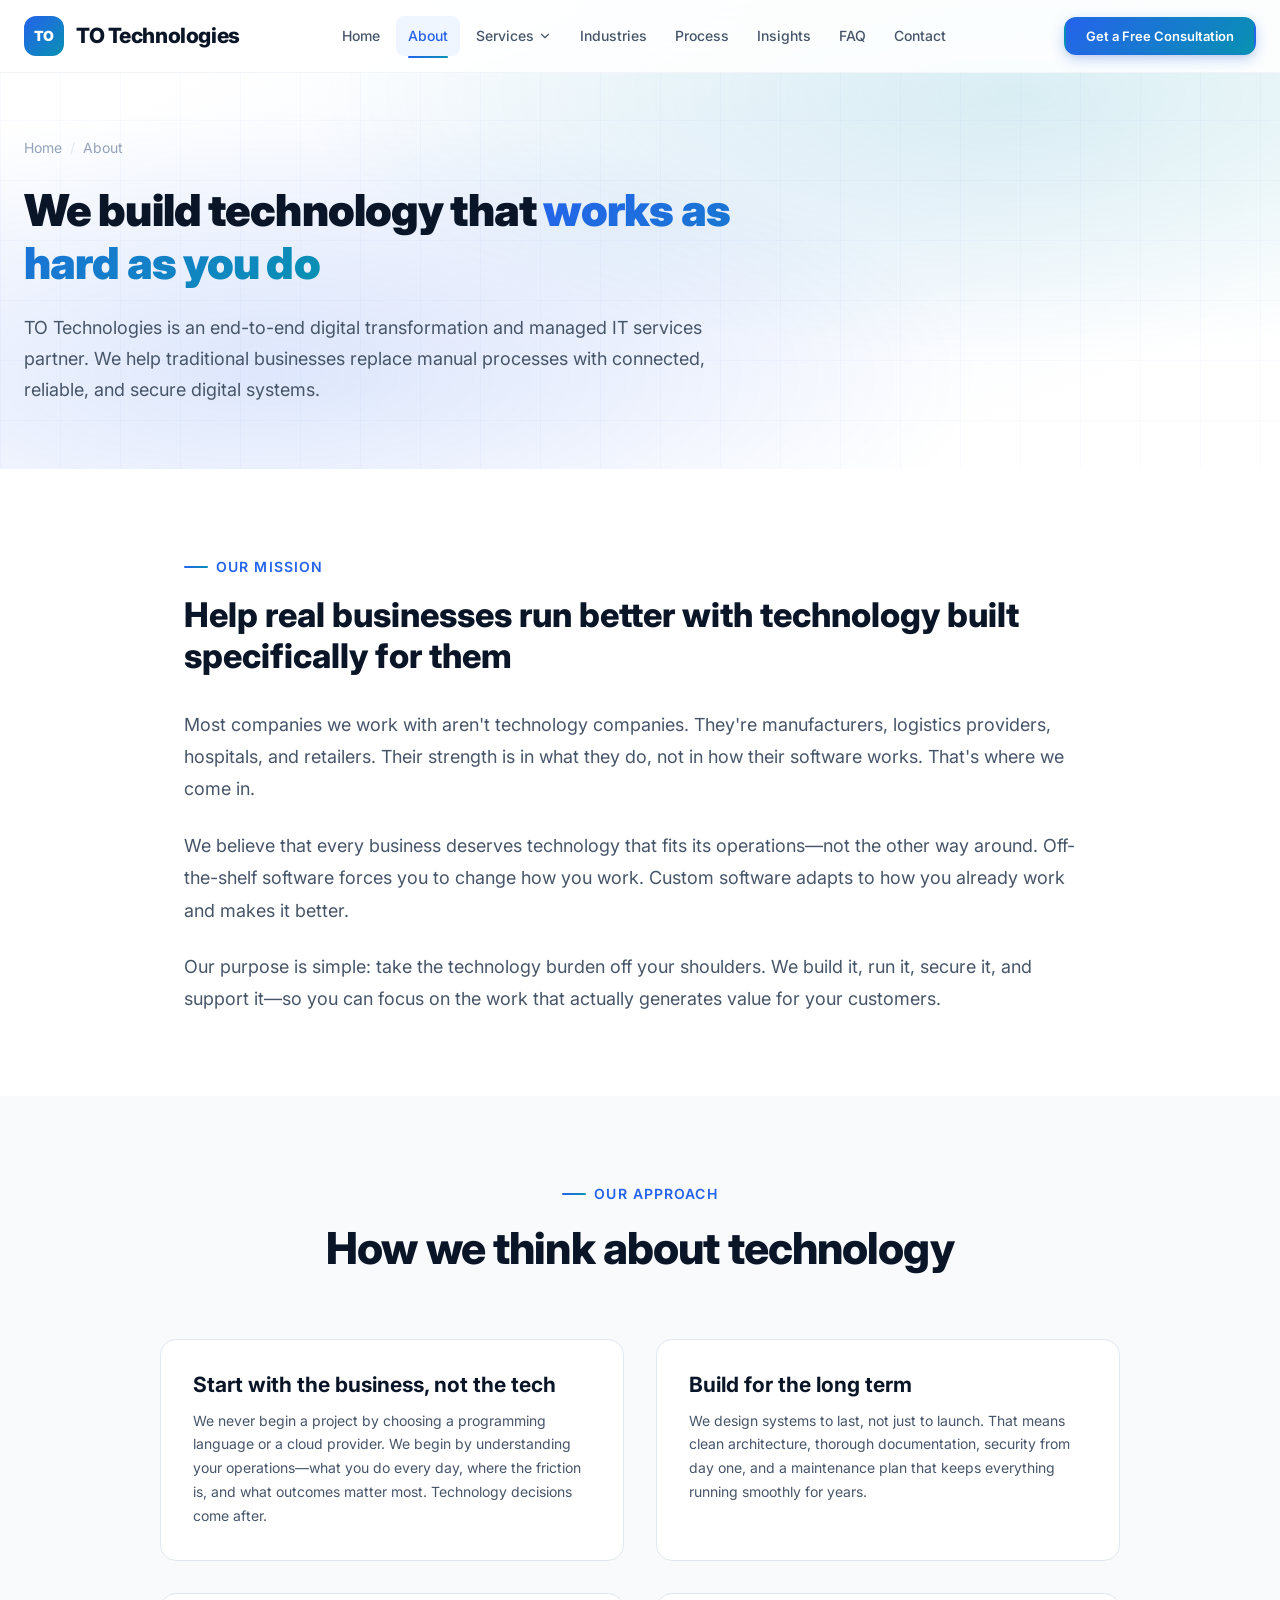
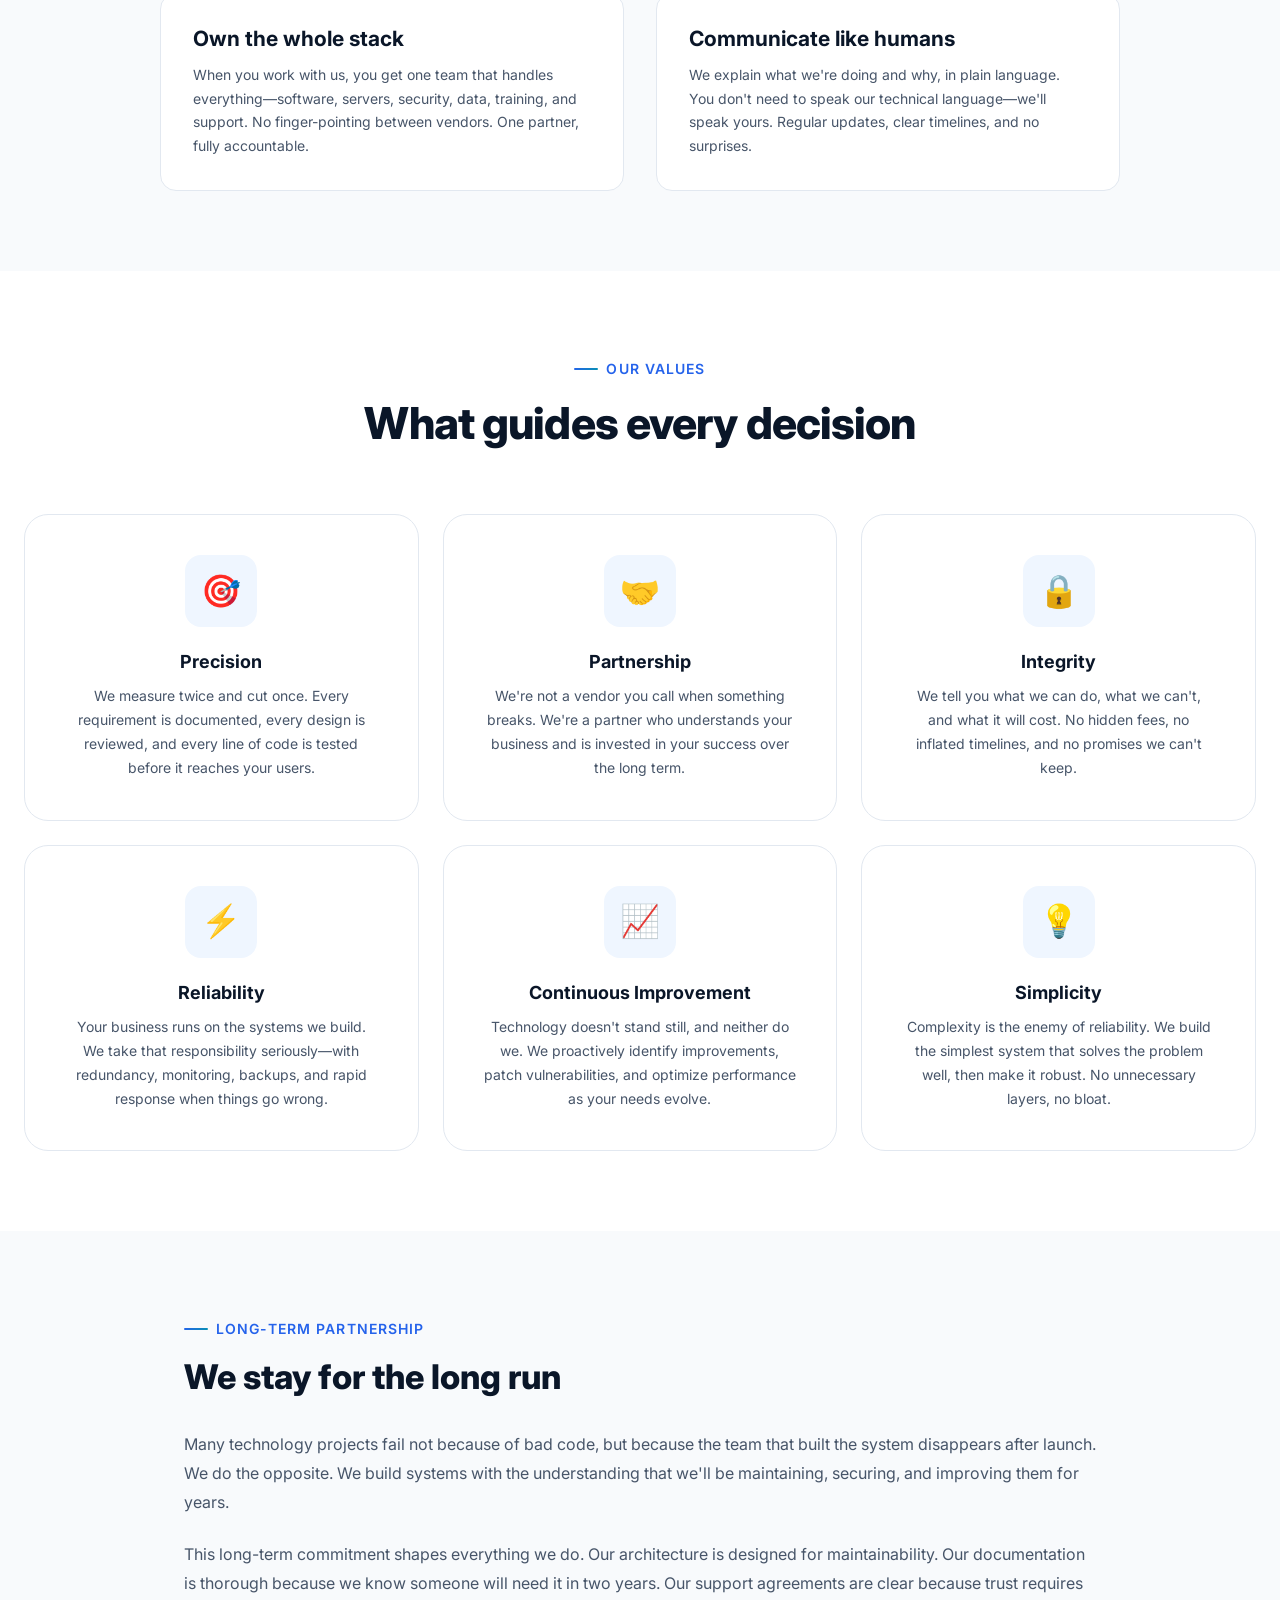
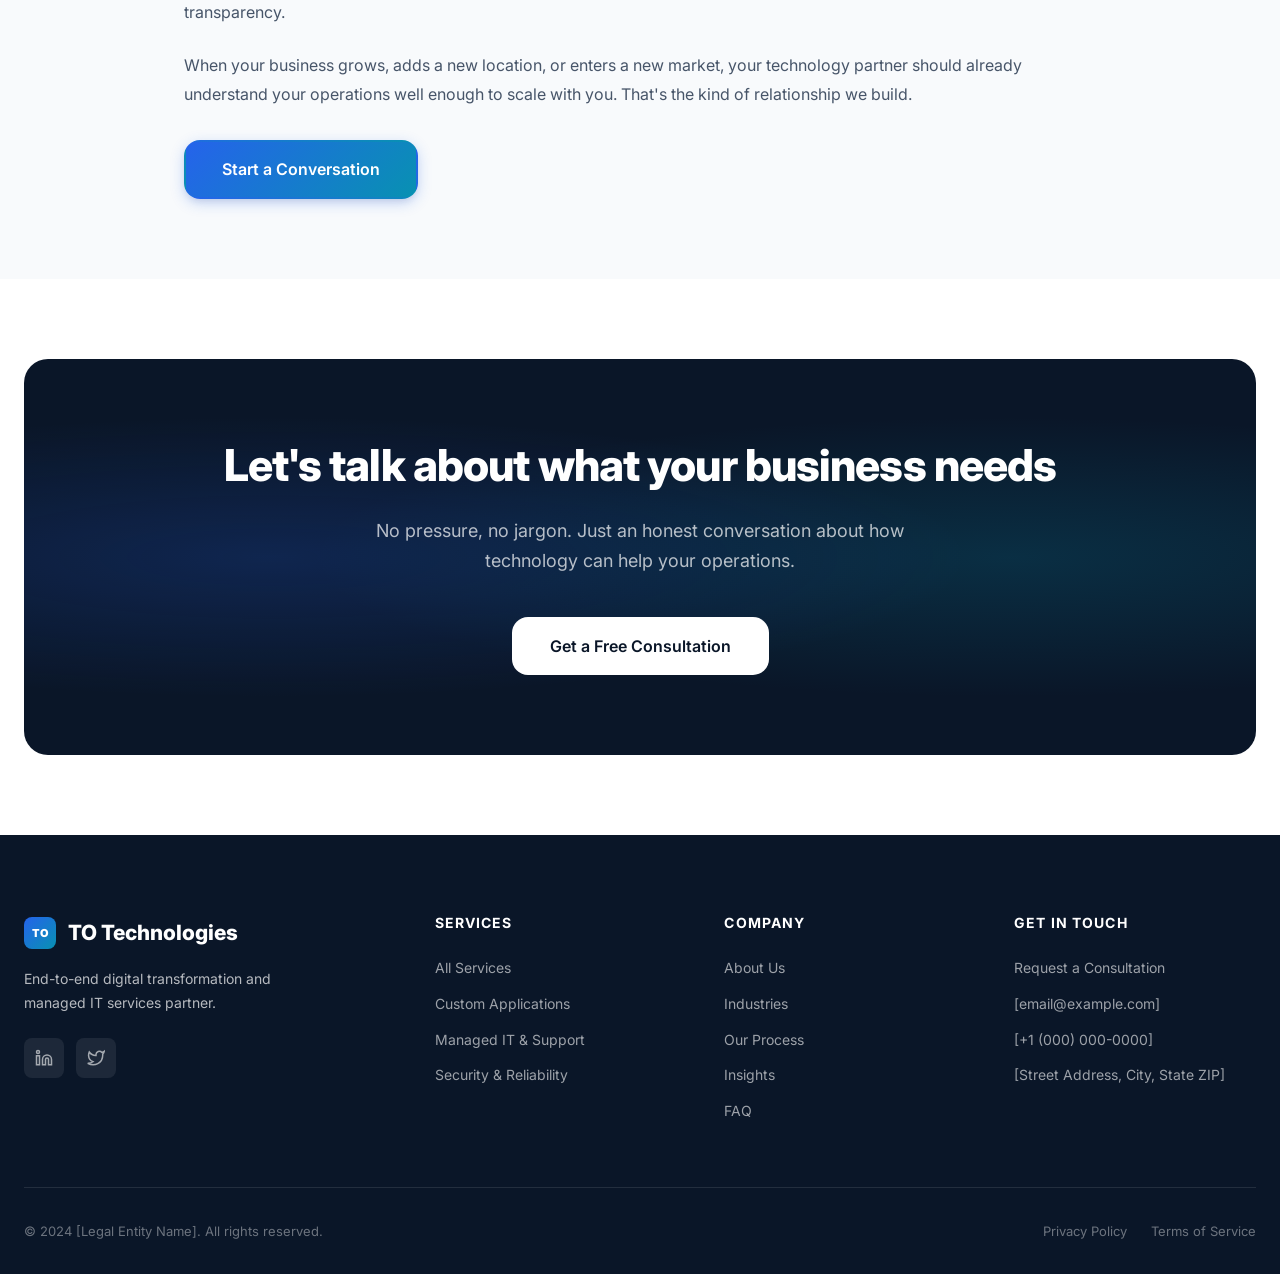
<file: about.html>
<!DOCTYPE html>
<html lang="en">
<head>
  <meta charset="UTF-8">
  <meta name="viewport" content="width=device-width, initial-scale=1.0">
  <title>About Us — TO Technologies</title>
  <meta name="description" content="TO Technologies is an end-to-end digital transformation and managed IT services partner. Learn about our mission, values, and approach to building lasting technology partnerships.">
  <meta property="og:title" content="About Us — TO Technologies">
  <meta property="og:description" content="Learn about our mission, values, and approach to building lasting technology partnerships.">
  <meta property="og:type" content="website">
  <link rel="canonical" href="https://www.example.com/about.html">
  <link rel="icon" type="image/svg+xml" href="favicon.svg">
  <link rel="stylesheet" href="css/style.css">
</head>
<body>
  <a href="#main-content" class="skip-link">Skip to main content</a>

  <!-- HEADER -->
  <header class="header" role="banner">
    <div class="header__inner">
      <a href="index.html" class="header__logo" aria-label="TO Technologies Home">
        <span class="header__logo-icon">TO</span>
        TO Technologies
      </a>
      <nav class="nav" role="navigation" aria-label="Main navigation">
        <a href="index.html" class="nav__link">Home</a>
        <a href="about.html" class="nav__link nav__link--active">About</a>
        <div class="nav__dropdown">
          <a href="services.html" class="nav__link nav__dropdown-trigger">Services
            <svg viewBox="0 0 24 24" fill="none" stroke="currentColor" stroke-width="2" stroke-linecap="round" stroke-linejoin="round"><polyline points="6 9 12 15 18 9"></polyline></svg>
          </a>
          <div class="nav__dropdown-menu">
            <a href="custom-applications.html" class="nav__dropdown-item">Custom Applications</a>
            <a href="managed-it.html" class="nav__dropdown-item">Managed IT &amp; Support</a>
            <a href="security.html" class="nav__dropdown-item">Security &amp; Reliability</a>
            <a href="engagement-models.html" class="nav__dropdown-item">Engagement Models</a>
          </div>
        </div>
        <a href="industries.html" class="nav__link">Industries</a>
        <a href="process.html" class="nav__link">Process</a>
        <a href="insights.html" class="nav__link">Insights</a>
        <a href="faq.html" class="nav__link">FAQ</a>
        <a href="contact.html" class="nav__link">Contact</a>
      </nav>
      <div class="header__cta">
        <a href="contact.html" class="btn btn--primary btn--sm">Get a Free Consultation</a>
      </div>
      <button class="menu-toggle" aria-label="Toggle menu" aria-expanded="false">
        <span class="menu-toggle__bar"></span>
        <span class="menu-toggle__bar"></span>
        <span class="menu-toggle__bar"></span>
      </button>
    </div>
    <div class="mobile-overlay" aria-hidden="true"></div>
  </header>

  <main id="main-content">
    <!-- PAGE HERO -->
    <section class="page-hero">
      <div class="page-hero__mesh" aria-hidden="true"></div>
      <div class="page-hero__grid" aria-hidden="true"></div>
      <div class="container">
        <div class="page-hero__content">
          <nav class="page-hero__breadcrumb" aria-label="Breadcrumb">
            <a href="index.html">Home</a>
            <span class="page-hero__breadcrumb-sep">/</span>
            <span aria-current="page">About</span>
          </nav>
          <h1 class="page-hero__title">We build technology that <span class="text-gradient">works as hard as you do</span></h1>
          <p class="page-hero__subtitle">TO Technologies is an end-to-end digital transformation and managed IT services partner. We help traditional businesses replace manual processes with connected, reliable, and secure digital systems.</p>
        </div>
      </div>
    </section>

    <!-- MISSION -->
    <section class="section" aria-labelledby="mission-title">
      <div class="container container--narrow">
        <div class="reveal">
          <span class="section-label">Our Mission</span>
          <h2 id="mission-title" style="font-size: var(--text-3xl); font-weight: 800; margin-bottom: var(--space-8);">Help real businesses run better with technology built specifically for them</h2>
          <p style="font-size: var(--text-lg); color: var(--color-text-secondary); line-height: 1.8; margin-bottom: var(--space-6);">
            Most companies we work with aren't technology companies. They're manufacturers, logistics providers, hospitals, and retailers. Their strength is in what they do, not in how their software works. That's where we come in.
          </p>
          <p style="font-size: var(--text-lg); color: var(--color-text-secondary); line-height: 1.8; margin-bottom: var(--space-6);">
            We believe that every business deserves technology that fits its operations—not the other way around. Off-the-shelf software forces you to change how you work. Custom software adapts to how you already work and makes it better.
          </p>
          <p style="font-size: var(--text-lg); color: var(--color-text-secondary); line-height: 1.8;">
            Our purpose is simple: take the technology burden off your shoulders. We build it, run it, secure it, and support it—so you can focus on the work that actually generates value for your customers.
          </p>
        </div>
      </div>
    </section>

    <!-- APPROACH -->
    <section class="section section--alt" aria-labelledby="approach-title">
      <div class="container">
        <div class="section-header reveal">
          <span class="section-label">Our Approach</span>
          <h2 class="section-title" id="approach-title">How we think about technology</h2>
        </div>
        <div class="grid grid--2 reveal-stagger" style="max-width: 960px; margin: 0 auto;">
          <div class="card">
            <h3 class="card__title">Start with the business, not the tech</h3>
            <p class="card__text">We never begin a project by choosing a programming language or a cloud provider. We begin by understanding your operations—what you do every day, where the friction is, and what outcomes matter most. Technology decisions come after.</p>
          </div>
          <div class="card">
            <h3 class="card__title">Build for the long term</h3>
            <p class="card__text">We design systems to last, not just to launch. That means clean architecture, thorough documentation, security from day one, and a maintenance plan that keeps everything running smoothly for years.</p>
          </div>
          <div class="card">
            <h3 class="card__title">Own the whole stack</h3>
            <p class="card__text">When you work with us, you get one team that handles everything—software, servers, security, data, training, and support. No finger-pointing between vendors. One partner, fully accountable.</p>
          </div>
          <div class="card">
            <h3 class="card__title">Communicate like humans</h3>
            <p class="card__text">We explain what we're doing and why, in plain language. You don't need to speak our technical language—we'll speak yours. Regular updates, clear timelines, and no surprises.</p>
          </div>
        </div>
      </div>
    </section>

    <!-- VALUES -->
    <section class="section" aria-labelledby="values-title">
      <div class="container">
        <div class="section-header reveal">
          <span class="section-label">Our Values</span>
          <h2 class="section-title" id="values-title">What guides every decision</h2>
        </div>
        <div class="values-grid reveal-stagger">
          <div class="value-card">
            <div class="value-card__icon">🎯</div>
            <h3 class="value-card__title">Precision</h3>
            <p class="value-card__text">We measure twice and cut once. Every requirement is documented, every design is reviewed, and every line of code is tested before it reaches your users.</p>
          </div>
          <div class="value-card">
            <div class="value-card__icon">🤝</div>
            <h3 class="value-card__title">Partnership</h3>
            <p class="value-card__text">We're not a vendor you call when something breaks. We're a partner who understands your business and is invested in your success over the long term.</p>
          </div>
          <div class="value-card">
            <div class="value-card__icon">🔒</div>
            <h3 class="value-card__title">Integrity</h3>
            <p class="value-card__text">We tell you what we can do, what we can't, and what it will cost. No hidden fees, no inflated timelines, and no promises we can't keep.</p>
          </div>
          <div class="value-card">
            <div class="value-card__icon">⚡</div>
            <h3 class="value-card__title">Reliability</h3>
            <p class="value-card__text">Your business runs on the systems we build. We take that responsibility seriously—with redundancy, monitoring, backups, and rapid response when things go wrong.</p>
          </div>
          <div class="value-card">
            <div class="value-card__icon">📈</div>
            <h3 class="value-card__title">Continuous Improvement</h3>
            <p class="value-card__text">Technology doesn't stand still, and neither do we. We proactively identify improvements, patch vulnerabilities, and optimize performance as your needs evolve.</p>
          </div>
          <div class="value-card">
            <div class="value-card__icon">💡</div>
            <h3 class="value-card__title">Simplicity</h3>
            <p class="value-card__text">Complexity is the enemy of reliability. We build the simplest system that solves the problem well, then make it robust. No unnecessary layers, no bloat.</p>
          </div>
        </div>
      </div>
    </section>

    <!-- LONG-TERM PARTNER -->
    <section class="section section--alt" aria-labelledby="partner-title">
      <div class="container container--narrow">
        <div class="reveal">
          <span class="section-label">Long-term Partnership</span>
          <h2 id="partner-title" style="font-size: var(--text-3xl); font-weight: 800; margin-bottom: var(--space-8);">We stay for the long run</h2>
          <p style="font-size: var(--text-base); color: var(--color-text-secondary); line-height: 1.8; margin-bottom: var(--space-6);">
            Many technology projects fail not because of bad code, but because the team that built the system disappears after launch. We do the opposite. We build systems with the understanding that we'll be maintaining, securing, and improving them for years.
          </p>
          <p style="font-size: var(--text-base); color: var(--color-text-secondary); line-height: 1.8; margin-bottom: var(--space-6);">
            This long-term commitment shapes everything we do. Our architecture is designed for maintainability. Our documentation is thorough because we know someone will need it in two years. Our support agreements are clear because trust requires transparency.
          </p>
          <p style="font-size: var(--text-base); color: var(--color-text-secondary); line-height: 1.8; margin-bottom: var(--space-8);">
            When your business grows, adds a new location, or enters a new market, your technology partner should already understand your operations well enough to scale with you. That's the kind of relationship we build.
          </p>
          <a href="contact.html" class="btn btn--primary btn--lg">Start a Conversation</a>
        </div>
      </div>
    </section>

    <!-- CTA -->
    <section class="section">
      <div class="cta-section">
        <div class="cta-section__mesh" aria-hidden="true"></div>
        <div class="cta-section__content">
          <h2 class="cta-section__title">Let's talk about what your business needs</h2>
          <p class="cta-section__text">No pressure, no jargon. Just an honest conversation about how technology can help your operations.</p>
          <div class="cta-section__actions">
            <a href="contact.html" class="btn btn--white btn--lg">Get a Free Consultation</a>
          </div>
        </div>
      </div>
    </section>
  </main>

  <!-- FOOTER -->
  <footer class="footer" role="contentinfo">
    <div class="container">
      <div class="footer__grid">
        <div>
          <div class="footer__brand-name">
            <span class="header__logo-icon" style="width:32px;height:32px;font-size:11px;border-radius:8px;">TO</span>
            TO Technologies
          </div>
          <p class="footer__brand-desc">End-to-end digital transformation and managed IT services partner.</p>
          <div class="footer__social">
            <a href="#" class="footer__social-link" aria-label="LinkedIn [placeholder]"><svg viewBox="0 0 24 24" fill="none" stroke="currentColor" stroke-width="2"><path d="M16 8a6 6 0 0 1 6 6v7h-4v-7a2 2 0 0 0-2-2 2 2 0 0 0-2 2v7h-4v-7a6 6 0 0 1 6-6z"></path><rect x="2" y="9" width="4" height="12"></rect><circle cx="4" cy="4" r="2"></circle></svg></a>
            <a href="#" class="footer__social-link" aria-label="Twitter [placeholder]"><svg viewBox="0 0 24 24" fill="none" stroke="currentColor" stroke-width="2"><path d="M23 3a10.9 10.9 0 0 1-3.14 1.53 4.48 4.48 0 0 0-7.86 3v1A10.66 10.66 0 0 1 3 4s-4 9 5 13a11.64 11.64 0 0 1-7 2c9 5 20 0 20-11.5a4.5 4.5 0 0 0-.08-.83A7.72 7.72 0 0 0 23 3z"></path></svg></a>
          </div>
        </div>
        <div>
          <h3 class="footer__heading">Services</h3>
          <div class="footer__links">
            <a href="services.html" class="footer__link">All Services</a>
            <a href="custom-applications.html" class="footer__link">Custom Applications</a>
            <a href="managed-it.html" class="footer__link">Managed IT &amp; Support</a>
            <a href="security.html" class="footer__link">Security &amp; Reliability</a>
          </div>
        </div>
        <div>
          <h3 class="footer__heading">Company</h3>
          <div class="footer__links">
            <a href="about.html" class="footer__link">About Us</a>
            <a href="industries.html" class="footer__link">Industries</a>
            <a href="process.html" class="footer__link">Our Process</a>
            <a href="insights.html" class="footer__link">Insights</a>
            <a href="faq.html" class="footer__link">FAQ</a>
          </div>
        </div>
        <div>
          <h3 class="footer__heading">Get in Touch</h3>
          <div class="footer__links">
            <a href="contact.html" class="footer__link">Request a Consultation</a>
            <a href="mailto:info@example.com" class="footer__link">[email@example.com]</a>
            <a href="tel:+10000000000" class="footer__link">[+1 (000) 000-0000]</a>
            <span class="footer__link">[Street Address, City, State ZIP]</span>
          </div>
        </div>
      </div>
      <div class="footer__bottom">
        <p>&copy; 2024 [Legal Entity Name]. All rights reserved.</p>
        <div class="footer__bottom-links">
          <a href="privacy.html">Privacy Policy</a>
          <a href="terms.html">Terms of Service</a>
        </div>
      </div>
    </div>
  </footer>
  <script src="js/main.js"></script>
</body>
</html>
</file>
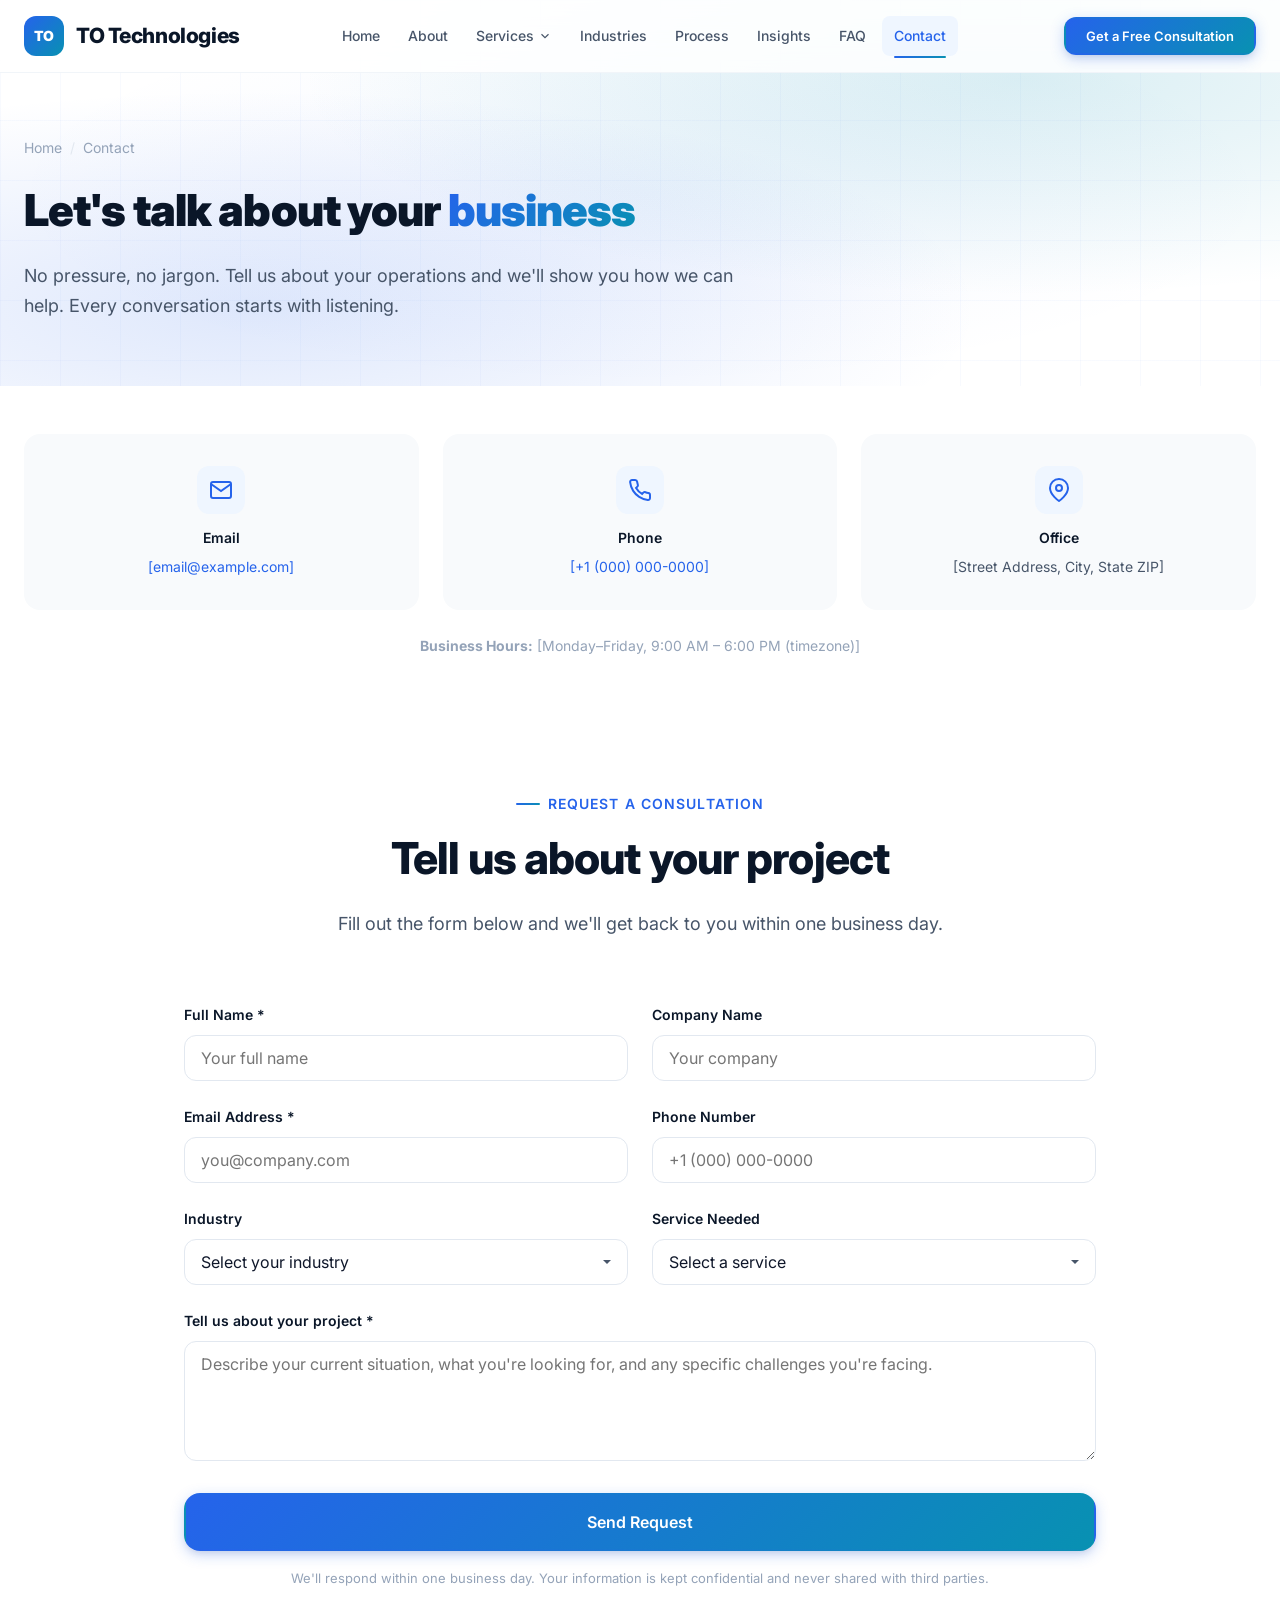
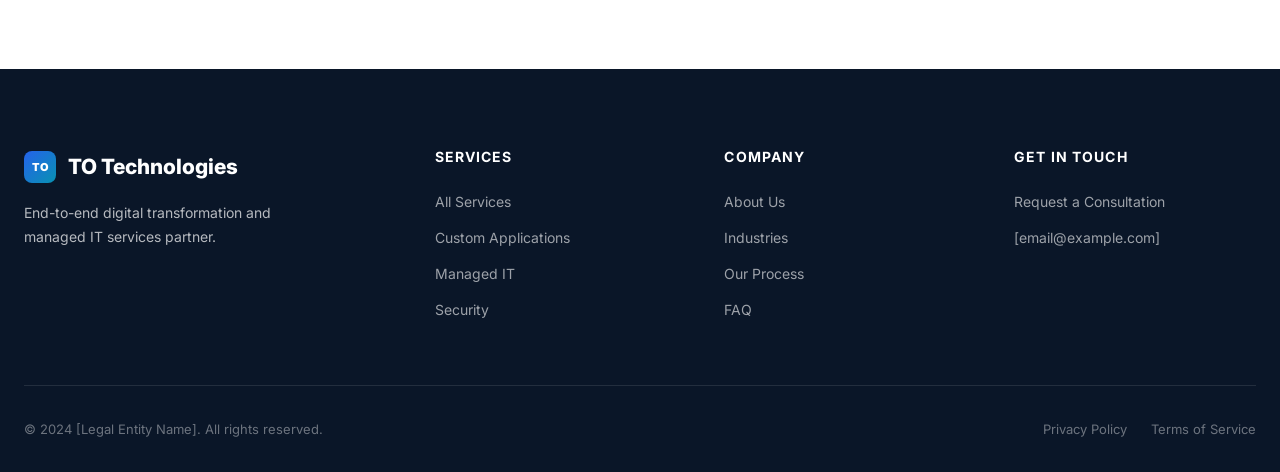
<file: contact.html>
<!DOCTYPE html>
<html lang="en">
<head>
  <meta charset="UTF-8">
  <meta name="viewport" content="width=device-width, initial-scale=1.0">
  <title>Contact Us — TO Technologies</title>
  <meta name="description" content="Request a free consultation with TO Technologies. Tell us about your business and we'll show you how custom technology can improve your operations.">
  <meta property="og:title" content="Contact Us — TO Technologies">
  <meta property="og:description" content="Request a free consultation. No pressure, no jargon.">
  <meta property="og:type" content="website">
  <link rel="canonical" href="https://www.example.com/contact.html">
  <link rel="icon" type="image/svg+xml" href="favicon.svg">
  <link rel="stylesheet" href="css/style.css">
</head>
<body>
  <a href="#main-content" class="skip-link">Skip to main content</a>
  <header class="header" role="banner">
    <div class="header__inner">
      <a href="index.html" class="header__logo" aria-label="TO Technologies Home"><span class="header__logo-icon">TO</span> TO Technologies</a>
      <nav class="nav" role="navigation" aria-label="Main navigation">
        <a href="index.html" class="nav__link">Home</a><a href="about.html" class="nav__link">About</a>
        <div class="nav__dropdown"><a href="services.html" class="nav__link nav__dropdown-trigger">Services <svg viewBox="0 0 24 24" fill="none" stroke="currentColor" stroke-width="2"><polyline points="6 9 12 15 18 9"></polyline></svg></a><div class="nav__dropdown-menu"><a href="custom-applications.html" class="nav__dropdown-item">Custom Applications</a><a href="managed-it.html" class="nav__dropdown-item">Managed IT &amp; Support</a><a href="security.html" class="nav__dropdown-item">Security &amp; Reliability</a><a href="engagement-models.html" class="nav__dropdown-item">Engagement Models</a></div></div>
        <a href="industries.html" class="nav__link">Industries</a><a href="process.html" class="nav__link">Process</a><a href="insights.html" class="nav__link">Insights</a><a href="faq.html" class="nav__link">FAQ</a><a href="contact.html" class="nav__link nav__link--active">Contact</a>
      </nav>
      <div class="header__cta"><a href="contact.html" class="btn btn--primary btn--sm">Get a Free Consultation</a></div>
      <button class="menu-toggle" aria-label="Toggle menu" aria-expanded="false"><span class="menu-toggle__bar"></span><span class="menu-toggle__bar"></span><span class="menu-toggle__bar"></span></button>
    </div><div class="mobile-overlay" aria-hidden="true"></div>
  </header>

  <main id="main-content">
    <section class="page-hero">
      <div class="page-hero__mesh" aria-hidden="true"></div><div class="page-hero__grid" aria-hidden="true"></div>
      <div class="container">
        <div class="page-hero__content">
          <nav class="page-hero__breadcrumb" aria-label="Breadcrumb"><a href="index.html">Home</a><span class="page-hero__breadcrumb-sep">/</span><span aria-current="page">Contact</span></nav>
          <h1 class="page-hero__title">Let's talk about your <span class="text-gradient">business</span></h1>
          <p class="page-hero__subtitle">No pressure, no jargon. Tell us about your operations and we'll show you how we can help. Every conversation starts with listening.</p>
        </div>
      </div>
    </section>

    <!-- CONTACT INFO -->
    <section class="section section--sm" aria-label="Contact information">
      <div class="container">
        <div class="contact-info reveal">
          <div class="contact-info-card">
            <div class="contact-info-card__icon"><svg viewBox="0 0 24 24" fill="none" stroke="currentColor" stroke-width="2"><path d="M4 4h16c1.1 0 2 .9 2 2v12c0 1.1-.9 2-2 2H4c-1.1 0-2-.9-2-2V6c0-1.1.9-2 2-2z"></path><polyline points="22,6 12,13 2,6"></polyline></svg></div>
            <h2 class="contact-info-card__title">Email</h2>
            <p class="contact-info-card__text"><a href="mailto:info@example.com">[email@example.com]</a></p>
          </div>
          <div class="contact-info-card">
            <div class="contact-info-card__icon"><svg viewBox="0 0 24 24" fill="none" stroke="currentColor" stroke-width="2"><path d="M22 16.92v3a2 2 0 0 1-2.18 2 19.79 19.79 0 0 1-8.63-3.07 19.5 19.5 0 0 1-6-6 19.79 19.79 0 0 1-3.07-8.67A2 2 0 0 1 4.11 2h3a2 2 0 0 1 2 1.72 12.84 12.84 0 0 0 .7 2.81 2 2 0 0 1-.45 2.11L8.09 9.91a16 16 0 0 0 6 6l1.27-1.27a2 2 0 0 1 2.11-.45 12.84 12.84 0 0 0 2.81.7A2 2 0 0 1 22 16.92z"></path></svg></div>
            <h2 class="contact-info-card__title">Phone</h2>
            <p class="contact-info-card__text"><a href="tel:+10000000000">[+1 (000) 000-0000]</a></p>
          </div>
          <div class="contact-info-card">
            <div class="contact-info-card__icon"><svg viewBox="0 0 24 24" fill="none" stroke="currentColor" stroke-width="2"><path d="M21 10c0 7-9 13-9 13s-9-6-9-13a9 9 0 0 1 18 0z"></path><circle cx="12" cy="10" r="3"></circle></svg></div>
            <h2 class="contact-info-card__title">Office</h2>
            <p class="contact-info-card__text">[Street Address, City, State ZIP]</p>
          </div>
        </div>
        <p class="text-center reveal" style="margin-top: var(--space-6); font-size: var(--text-sm); color: var(--color-text-muted);">
          <strong>Business Hours:</strong> [Monday–Friday, 9:00 AM – 6:00 PM (timezone)]
        </p>
      </div>
    </section>

    <!-- FORM -->
    <section class="section" aria-labelledby="form-title">
      <div class="container container--narrow">
        <div class="section-header reveal">
          <span class="section-label">Request a Consultation</span>
          <h2 class="section-title" id="form-title">Tell us about your project</h2>
          <p class="section-subtitle">Fill out the form below and we'll get back to you within one business day.</p>
        </div>

        <div class="reveal">
          <!--
            ============================================================
            FORM SETUP INSTRUCTIONS
            ============================================================
            This form uses Web3Forms (https://web3forms.com).
            To activate:
            1. Go to https://web3forms.com and get your free access key
            2. Replace YOUR_ACCESS_KEY_HERE below with your actual key
            3. The form will then submit to Web3Forms and forward to your email
            
            Fallback: If submission fails, it falls back to mailto:info@example.com
            Replace info@example.com in js/main.js with your real email address.
            ============================================================
          -->
          <form id="contact-form" action="https://api.web3forms.com/submit" method="POST">
            <input type="hidden" name="access_key" value="YOUR_ACCESS_KEY_HERE">
            <input type="hidden" name="subject" value="New Consultation Request — TO Technologies Website">
            <input type="hidden" name="from_name" value="TO Technologies Website">
            <!-- Honeypot spam prevention -->
            <input type="checkbox" name="botcheck" class="sr-only" style="display:none" tabindex="-1" autocomplete="off">

            <div class="form-row">
              <div class="form-group">
                <label for="name" class="form-label">Full Name *</label>
                <input type="text" id="name" name="name" class="form-input" required autocomplete="name" placeholder="Your full name">
              </div>
              <div class="form-group">
                <label for="company" class="form-label">Company Name</label>
                <input type="text" id="company" name="company" class="form-input" autocomplete="organization" placeholder="Your company">
              </div>
            </div>

            <div class="form-row">
              <div class="form-group">
                <label for="email" class="form-label">Email Address *</label>
                <input type="email" id="email" name="email" class="form-input" required autocomplete="email" placeholder="you@company.com">
              </div>
              <div class="form-group">
                <label for="phone" class="form-label">Phone Number</label>
                <input type="tel" id="phone" name="phone" class="form-input" autocomplete="tel" placeholder="+1 (000) 000-0000">
              </div>
            </div>

            <div class="form-row">
              <div class="form-group">
                <label for="industry" class="form-label">Industry</label>
                <select id="industry" name="industry" class="form-select">
                  <option value="">Select your industry</option>
                  <option value="manufacturing">Manufacturing</option>
                  <option value="logistics">Logistics &amp; Shipping</option>
                  <option value="healthcare">Healthcare &amp; Pharmaceuticals</option>
                  <option value="finance">Banking, Finance &amp; Insurance</option>
                  <option value="retail">Retail &amp; Hospitality</option>
                  <option value="energy">Energy, Utilities &amp; Construction</option>
                  <option value="professional">Professional Services</option>
                  <option value="education">Education</option>
                  <option value="other">Other</option>
                </select>
              </div>
              <div class="form-group">
                <label for="service" class="form-label">Service Needed</label>
                <select id="service" name="service" class="form-select">
                  <option value="">Select a service</option>
                  <option value="custom-software">Custom Software Development</option>
                  <option value="managed-it">Managed IT &amp; Support</option>
                  <option value="infrastructure">Servers &amp; Infrastructure</option>
                  <option value="data-migration">Data Migration</option>
                  <option value="security">Security &amp; Reliability</option>
                  <option value="training">Training &amp; Adoption</option>
                  <option value="not-sure">Not sure yet</option>
                </select>
              </div>
            </div>

            <div class="form-group">
              <label for="message" class="form-label">Tell us about your project *</label>
              <textarea id="message" name="message" class="form-textarea" required placeholder="Describe your current situation, what you're looking for, and any specific challenges you're facing."></textarea>
            </div>

            <button type="submit" class="btn btn--primary btn--lg" style="width: 100%;">Send Request</button>
            <p style="margin-top: var(--space-4); font-size: var(--text-xs); color: var(--color-text-muted); text-align: center;">
              We'll respond within one business day. Your information is kept confidential and never shared with third parties.
            </p>
          </form>

          <div class="form-success" role="alert">
            <div class="form-success__icon">
              <svg viewBox="0 0 24 24" fill="none" stroke="currentColor" stroke-width="2"><polyline points="20 6 9 17 4 12"></polyline></svg>
            </div>
            <h3 style="font-size: var(--text-2xl); font-weight: 700; margin-bottom: var(--space-4);">Thank you!</h3>
            <p style="font-size: var(--text-base); color: var(--color-text-secondary);">Your consultation request has been sent. We'll get back to you within one business day.</p>
          </div>
        </div>
      </div>
    </section>
  </main>

  <footer class="footer" role="contentinfo">
    <div class="container">
      <div class="footer__grid">
        <div><div class="footer__brand-name"><span class="header__logo-icon" style="width:32px;height:32px;font-size:11px;border-radius:8px;">TO</span> TO Technologies</div><p class="footer__brand-desc">End-to-end digital transformation and managed IT services partner.</p></div>
        <div><h3 class="footer__heading">Services</h3><div class="footer__links"><a href="services.html" class="footer__link">All Services</a><a href="custom-applications.html" class="footer__link">Custom Applications</a><a href="managed-it.html" class="footer__link">Managed IT</a><a href="security.html" class="footer__link">Security</a></div></div>
        <div><h3 class="footer__heading">Company</h3><div class="footer__links"><a href="about.html" class="footer__link">About Us</a><a href="industries.html" class="footer__link">Industries</a><a href="process.html" class="footer__link">Our Process</a><a href="faq.html" class="footer__link">FAQ</a></div></div>
        <div><h3 class="footer__heading">Get in Touch</h3><div class="footer__links"><a href="contact.html" class="footer__link">Request a Consultation</a><a href="mailto:info@example.com" class="footer__link">[email@example.com]</a></div></div>
      </div>
      <div class="footer__bottom"><p>&copy; 2024 [Legal Entity Name]. All rights reserved.</p><div class="footer__bottom-links"><a href="privacy.html">Privacy Policy</a><a href="terms.html">Terms of Service</a></div></div>
    </div>
  </footer>
  <script src="js/main.js"></script>
</body>
</html>
</file>
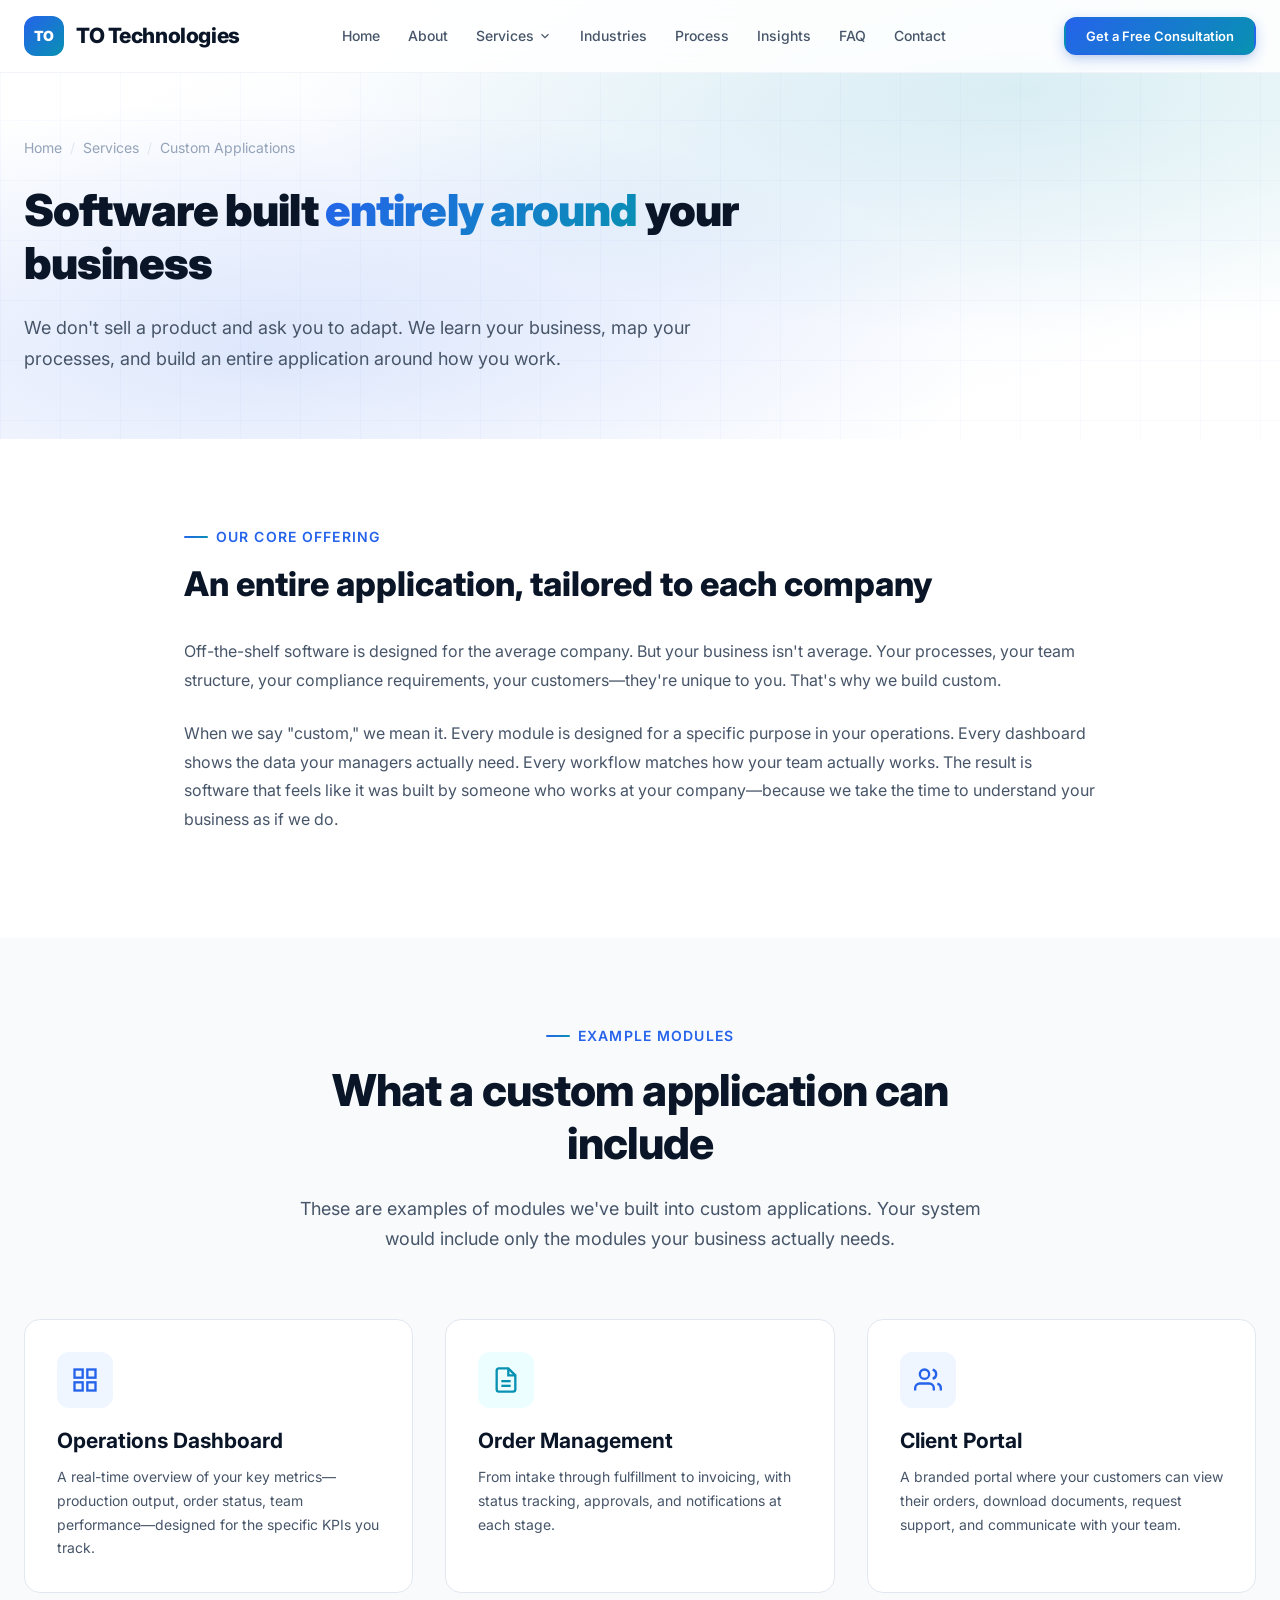
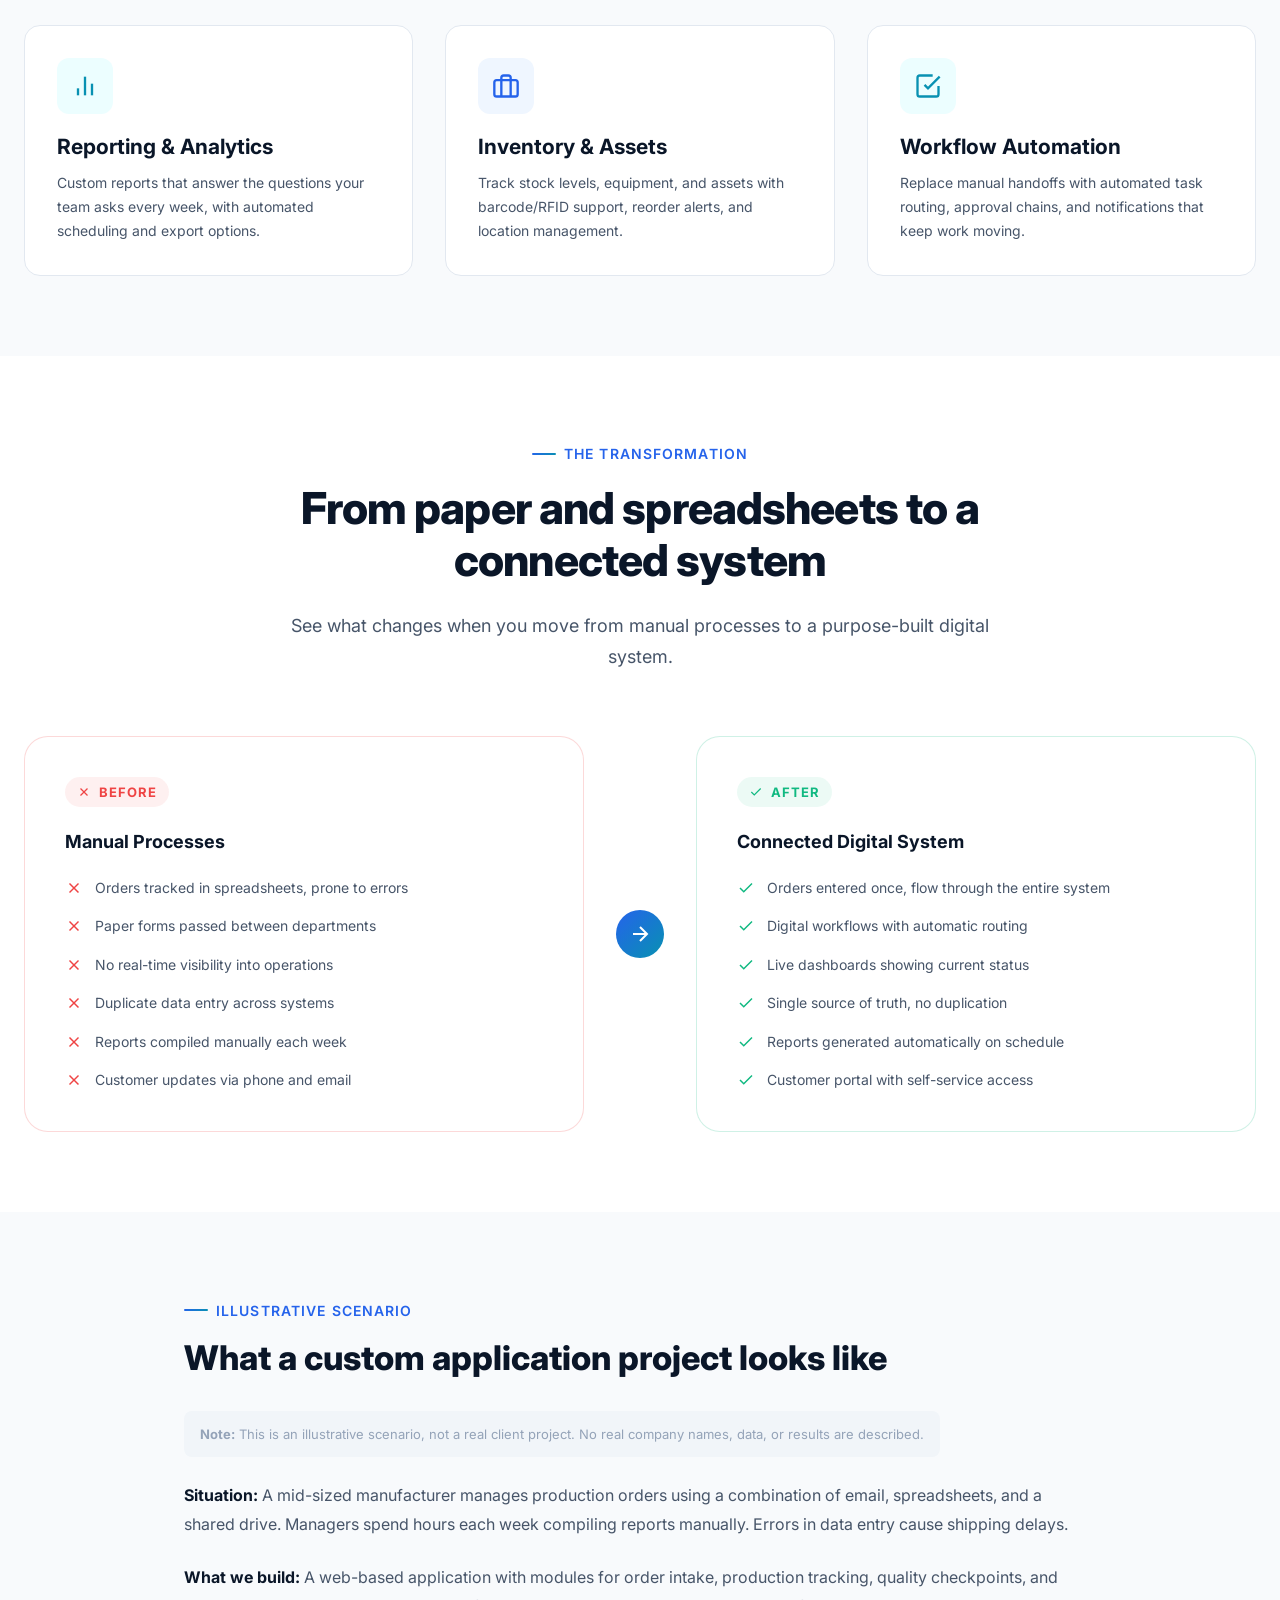
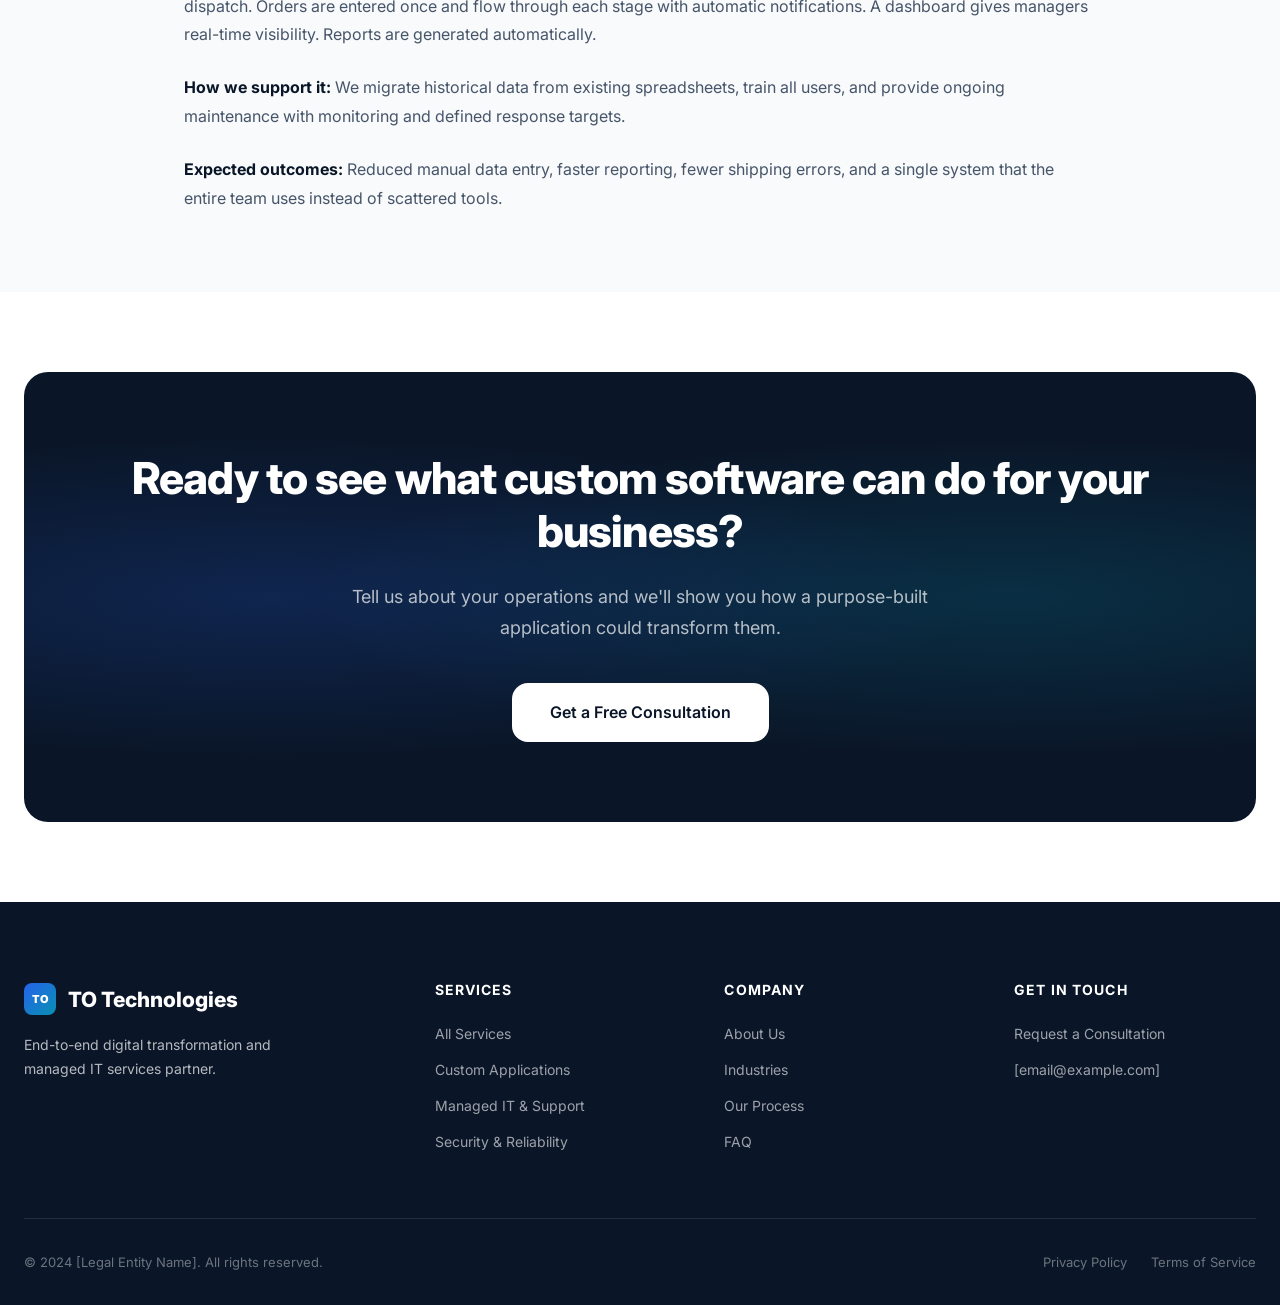
<file: custom-applications.html>
<!DOCTYPE html>
<html lang="en">
<head>
  <meta charset="UTF-8">
  <meta name="viewport" content="width=device-width, initial-scale=1.0">
  <title>Custom Applications — TO Technologies</title>
  <meta name="description" content="We build entire applications tailored to each company. Every module, workflow, and dashboard is purpose-built for your operations. See the before-and-after transformation.">
  <meta property="og:title" content="Custom Applications — TO Technologies">
  <meta property="og:description" content="Purpose-built applications designed around how your business actually works.">
  <meta property="og:type" content="website">
  <link rel="canonical" href="https://www.example.com/custom-applications.html">
  <link rel="icon" type="image/svg+xml" href="favicon.svg">
  <link rel="stylesheet" href="css/style.css">
</head>
<body>
  <a href="#main-content" class="skip-link">Skip to main content</a>
  <header class="header" role="banner">
    <div class="header__inner">
      <a href="index.html" class="header__logo" aria-label="TO Technologies Home"><span class="header__logo-icon">TO</span> TO Technologies</a>
      <nav class="nav" role="navigation" aria-label="Main navigation">
        <a href="index.html" class="nav__link">Home</a>
        <a href="about.html" class="nav__link">About</a>
        <div class="nav__dropdown">
          <a href="services.html" class="nav__link nav__dropdown-trigger">Services <svg viewBox="0 0 24 24" fill="none" stroke="currentColor" stroke-width="2"><polyline points="6 9 12 15 18 9"></polyline></svg></a>
          <div class="nav__dropdown-menu">
            <a href="custom-applications.html" class="nav__dropdown-item">Custom Applications</a>
            <a href="managed-it.html" class="nav__dropdown-item">Managed IT &amp; Support</a>
            <a href="security.html" class="nav__dropdown-item">Security &amp; Reliability</a>
            <a href="engagement-models.html" class="nav__dropdown-item">Engagement Models</a>
          </div>
        </div>
        <a href="industries.html" class="nav__link">Industries</a>
        <a href="process.html" class="nav__link">Process</a>
        <a href="insights.html" class="nav__link">Insights</a>
        <a href="faq.html" class="nav__link">FAQ</a>
        <a href="contact.html" class="nav__link">Contact</a>
      </nav>
      <div class="header__cta"><a href="contact.html" class="btn btn--primary btn--sm">Get a Free Consultation</a></div>
      <button class="menu-toggle" aria-label="Toggle menu" aria-expanded="false"><span class="menu-toggle__bar"></span><span class="menu-toggle__bar"></span><span class="menu-toggle__bar"></span></button>
    </div>
    <div class="mobile-overlay" aria-hidden="true"></div>
  </header>

  <main id="main-content">
    <section class="page-hero">
      <div class="page-hero__mesh" aria-hidden="true"></div>
      <div class="page-hero__grid" aria-hidden="true"></div>
      <div class="container">
        <div class="page-hero__content">
          <nav class="page-hero__breadcrumb" aria-label="Breadcrumb"><a href="index.html">Home</a><span class="page-hero__breadcrumb-sep">/</span><a href="services.html">Services</a><span class="page-hero__breadcrumb-sep">/</span><span aria-current="page">Custom Applications</span></nav>
          <h1 class="page-hero__title">Software built <span class="text-gradient">entirely around</span> your business</h1>
          <p class="page-hero__subtitle">We don't sell a product and ask you to adapt. We learn your business, map your processes, and build an entire application around how you work.</p>
        </div>
      </div>
    </section>

    <!-- WHAT WE BUILD -->
    <section class="section" aria-labelledby="what-title">
      <div class="container container--narrow">
        <div class="reveal">
          <span class="section-label">Our Core Offering</span>
          <h2 id="what-title" style="font-size: var(--text-3xl); font-weight: 800; margin-bottom: var(--space-8);">An entire application, tailored to each company</h2>
          <p style="font-size: var(--text-base); color: var(--color-text-secondary); line-height: 1.8; margin-bottom: var(--space-6);">
            Off-the-shelf software is designed for the average company. But your business isn't average. Your processes, your team structure, your compliance requirements, your customers—they're unique to you. That's why we build custom.
          </p>
          <p style="font-size: var(--text-base); color: var(--color-text-secondary); line-height: 1.8; margin-bottom: var(--space-6);">
            When we say "custom," we mean it. Every module is designed for a specific purpose in your operations. Every dashboard shows the data your managers actually need. Every workflow matches how your team actually works. The result is software that feels like it was built by someone who works at your company—because we take the time to understand your business as if we do.
          </p>
        </div>
      </div>
    </section>

    <!-- EXAMPLE MODULES -->
    <section class="section section--alt" aria-labelledby="modules-title">
      <div class="container">
        <div class="section-header reveal">
          <span class="section-label">Example Modules</span>
          <h2 class="section-title" id="modules-title">What a custom application can include</h2>
          <p class="section-subtitle">These are examples of modules we've built into custom applications. Your system would include only the modules your business actually needs.</p>
        </div>
        <div class="grid grid--3 reveal-stagger">
          <div class="card">
            <div class="card__icon"><svg viewBox="0 0 24 24" fill="none" stroke="currentColor" stroke-width="2"><rect x="3" y="3" width="7" height="7"></rect><rect x="14" y="3" width="7" height="7"></rect><rect x="14" y="14" width="7" height="7"></rect><rect x="3" y="14" width="7" height="7"></rect></svg></div>
            <h3 class="card__title">Operations Dashboard</h3>
            <p class="card__text">A real-time overview of your key metrics—production output, order status, team performance—designed for the specific KPIs you track.</p>
          </div>
          <div class="card">
            <div class="card__icon card__icon--teal"><svg viewBox="0 0 24 24" fill="none" stroke="currentColor" stroke-width="2"><path d="M14 2H6a2 2 0 0 0-2 2v16a2 2 0 0 0 2 2h12a2 2 0 0 0 2-2V8z"></path><polyline points="14 2 14 8 20 8"></polyline><line x1="16" y1="13" x2="8" y2="13"></line><line x1="16" y1="17" x2="8" y2="17"></line></svg></div>
            <h3 class="card__title">Order Management</h3>
            <p class="card__text">From intake through fulfillment to invoicing, with status tracking, approvals, and notifications at each stage.</p>
          </div>
          <div class="card">
            <div class="card__icon"><svg viewBox="0 0 24 24" fill="none" stroke="currentColor" stroke-width="2"><path d="M17 21v-2a4 4 0 0 0-4-4H5a4 4 0 0 0-4 4v2"></path><circle cx="9" cy="7" r="4"></circle><path d="M23 21v-2a4 4 0 0 0-3-3.87"></path><path d="M16 3.13a4 4 0 0 1 0 7.75"></path></svg></div>
            <h3 class="card__title">Client Portal</h3>
            <p class="card__text">A branded portal where your customers can view their orders, download documents, request support, and communicate with your team.</p>
          </div>
          <div class="card">
            <div class="card__icon card__icon--teal"><svg viewBox="0 0 24 24" fill="none" stroke="currentColor" stroke-width="2"><line x1="18" y1="20" x2="18" y2="10"></line><line x1="12" y1="20" x2="12" y2="4"></line><line x1="6" y1="20" x2="6" y2="14"></line></svg></div>
            <h3 class="card__title">Reporting &amp; Analytics</h3>
            <p class="card__text">Custom reports that answer the questions your team asks every week, with automated scheduling and export options.</p>
          </div>
          <div class="card">
            <div class="card__icon"><svg viewBox="0 0 24 24" fill="none" stroke="currentColor" stroke-width="2"><rect x="2" y="7" width="20" height="14" rx="2" ry="2"></rect><path d="M16 21V5a2 2 0 0 0-2-2h-4a2 2 0 0 0-2 2v16"></path></svg></div>
            <h3 class="card__title">Inventory &amp; Assets</h3>
            <p class="card__text">Track stock levels, equipment, and assets with barcode/RFID support, reorder alerts, and location management.</p>
          </div>
          <div class="card">
            <div class="card__icon card__icon--teal"><svg viewBox="0 0 24 24" fill="none" stroke="currentColor" stroke-width="2"><path d="M9 11l3 3L22 4"></path><path d="M21 12v7a2 2 0 0 1-2 2H5a2 2 0 0 1-2-2V5a2 2 0 0 1 2-2h11"></path></svg></div>
            <h3 class="card__title">Workflow Automation</h3>
            <p class="card__text">Replace manual handoffs with automated task routing, approval chains, and notifications that keep work moving.</p>
          </div>
        </div>
      </div>
    </section>

    <!-- BEFORE / AFTER COMPARISON -->
    <section class="section" aria-labelledby="comparison-title">
      <div class="container">
        <div class="section-header reveal">
          <span class="section-label">The Transformation</span>
          <h2 class="section-title" id="comparison-title">From paper and spreadsheets to a connected system</h2>
          <p class="section-subtitle">See what changes when you move from manual processes to a purpose-built digital system.</p>
        </div>
        <div class="comparison reveal">
          <div class="comparison__side comparison__side--before">
            <span class="comparison__label comparison__label--before">
              <svg viewBox="0 0 24 24" fill="none" stroke="currentColor" stroke-width="2" width="14" height="14"><line x1="18" y1="6" x2="6" y2="18"></line><line x1="6" y1="6" x2="18" y2="18"></line></svg>
              Before
            </span>
            <h3 style="font-size: var(--text-lg); font-weight: 700; margin-bottom: var(--space-6);">Manual Processes</h3>
            <div class="comparison__list">
              <div class="comparison__list-item"><svg viewBox="0 0 24 24" fill="none" stroke="currentColor" stroke-width="2"><line x1="18" y1="6" x2="6" y2="18"></line><line x1="6" y1="6" x2="18" y2="18"></line></svg> Orders tracked in spreadsheets, prone to errors</div>
              <div class="comparison__list-item"><svg viewBox="0 0 24 24" fill="none" stroke="currentColor" stroke-width="2"><line x1="18" y1="6" x2="6" y2="18"></line><line x1="6" y1="6" x2="18" y2="18"></line></svg> Paper forms passed between departments</div>
              <div class="comparison__list-item"><svg viewBox="0 0 24 24" fill="none" stroke="currentColor" stroke-width="2"><line x1="18" y1="6" x2="6" y2="18"></line><line x1="6" y1="6" x2="18" y2="18"></line></svg> No real-time visibility into operations</div>
              <div class="comparison__list-item"><svg viewBox="0 0 24 24" fill="none" stroke="currentColor" stroke-width="2"><line x1="18" y1="6" x2="6" y2="18"></line><line x1="6" y1="6" x2="18" y2="18"></line></svg> Duplicate data entry across systems</div>
              <div class="comparison__list-item"><svg viewBox="0 0 24 24" fill="none" stroke="currentColor" stroke-width="2"><line x1="18" y1="6" x2="6" y2="18"></line><line x1="6" y1="6" x2="18" y2="18"></line></svg> Reports compiled manually each week</div>
              <div class="comparison__list-item"><svg viewBox="0 0 24 24" fill="none" stroke="currentColor" stroke-width="2"><line x1="18" y1="6" x2="6" y2="18"></line><line x1="6" y1="6" x2="18" y2="18"></line></svg> Customer updates via phone and email</div>
            </div>
          </div>

          <div class="comparison__arrow" aria-hidden="true">
            <svg viewBox="0 0 24 24" fill="none" stroke="currentColor" stroke-width="2"><line x1="5" y1="12" x2="19" y2="12"></line><polyline points="12 5 19 12 12 19"></polyline></svg>
          </div>

          <div class="comparison__side comparison__side--after">
            <span class="comparison__label comparison__label--after">
              <svg viewBox="0 0 24 24" fill="none" stroke="currentColor" stroke-width="2" width="14" height="14"><polyline points="20 6 9 17 4 12"></polyline></svg>
              After
            </span>
            <h3 style="font-size: var(--text-lg); font-weight: 700; margin-bottom: var(--space-6);">Connected Digital System</h3>
            <div class="comparison__list">
              <div class="comparison__list-item"><svg viewBox="0 0 24 24" fill="none" stroke="currentColor" stroke-width="2"><polyline points="20 6 9 17 4 12"></polyline></svg> Orders entered once, flow through the entire system</div>
              <div class="comparison__list-item"><svg viewBox="0 0 24 24" fill="none" stroke="currentColor" stroke-width="2"><polyline points="20 6 9 17 4 12"></polyline></svg> Digital workflows with automatic routing</div>
              <div class="comparison__list-item"><svg viewBox="0 0 24 24" fill="none" stroke="currentColor" stroke-width="2"><polyline points="20 6 9 17 4 12"></polyline></svg> Live dashboards showing current status</div>
              <div class="comparison__list-item"><svg viewBox="0 0 24 24" fill="none" stroke="currentColor" stroke-width="2"><polyline points="20 6 9 17 4 12"></polyline></svg> Single source of truth, no duplication</div>
              <div class="comparison__list-item"><svg viewBox="0 0 24 24" fill="none" stroke="currentColor" stroke-width="2"><polyline points="20 6 9 17 4 12"></polyline></svg> Reports generated automatically on schedule</div>
              <div class="comparison__list-item"><svg viewBox="0 0 24 24" fill="none" stroke="currentColor" stroke-width="2"><polyline points="20 6 9 17 4 12"></polyline></svg> Customer portal with self-service access</div>
            </div>
          </div>
        </div>
      </div>
    </section>

    <!-- ILLUSTRATIVE SCENARIO -->
    <section class="section section--alt" aria-labelledby="scenario-title">
      <div class="container container--narrow">
        <div class="reveal">
          <span class="section-label">Illustrative Scenario</span>
          <h2 id="scenario-title" style="font-size: var(--text-3xl); font-weight: 800; margin-bottom: var(--space-8);">What a custom application project looks like</h2>
          <p style="font-size: var(--text-xs); color: var(--color-text-muted); margin-bottom: var(--space-6); padding: var(--space-3) var(--space-4); background: var(--color-bg-muted); border-radius: var(--radius-md); display: inline-block;"><strong>Note:</strong> This is an illustrative scenario, not a real client project. No real company names, data, or results are described.</p>
          <p style="font-size: var(--text-base); color: var(--color-text-secondary); line-height: 1.8; margin-bottom: var(--space-6);">
            <strong style="color: var(--color-navy);">Situation:</strong> A mid-sized manufacturer manages production orders using a combination of email, spreadsheets, and a shared drive. Managers spend hours each week compiling reports manually. Errors in data entry cause shipping delays.
          </p>
          <p style="font-size: var(--text-base); color: var(--color-text-secondary); line-height: 1.8; margin-bottom: var(--space-6);">
            <strong style="color: var(--color-navy);">What we build:</strong> A web-based application with modules for order intake, production tracking, quality checkpoints, and dispatch. Orders are entered once and flow through each stage with automatic notifications. A dashboard gives managers real-time visibility. Reports are generated automatically.
          </p>
          <p style="font-size: var(--text-base); color: var(--color-text-secondary); line-height: 1.8; margin-bottom: var(--space-6);">
            <strong style="color: var(--color-navy);">How we support it:</strong> We migrate historical data from existing spreadsheets, train all users, and provide ongoing maintenance with monitoring and defined response targets.
          </p>
          <p style="font-size: var(--text-base); color: var(--color-text-secondary); line-height: 1.8;">
            <strong style="color: var(--color-navy);">Expected outcomes:</strong> Reduced manual data entry, faster reporting, fewer shipping errors, and a single system that the entire team uses instead of scattered tools.
          </p>
        </div>
      </div>
    </section>

    <!-- CTA -->
    <section class="section">
      <div class="cta-section">
        <div class="cta-section__mesh" aria-hidden="true"></div>
        <div class="cta-section__content">
          <h2 class="cta-section__title">Ready to see what custom software can do for your business?</h2>
          <p class="cta-section__text">Tell us about your operations and we'll show you how a purpose-built application could transform them.</p>
          <div class="cta-section__actions">
            <a href="contact.html" class="btn btn--white btn--lg">Get a Free Consultation</a>
          </div>
        </div>
      </div>
    </section>
  </main>

  <footer class="footer" role="contentinfo">
    <div class="container">
      <div class="footer__grid">
        <div><div class="footer__brand-name"><span class="header__logo-icon" style="width:32px;height:32px;font-size:11px;border-radius:8px;">TO</span> TO Technologies</div><p class="footer__brand-desc">End-to-end digital transformation and managed IT services partner.</p></div>
        <div><h3 class="footer__heading">Services</h3><div class="footer__links"><a href="services.html" class="footer__link">All Services</a><a href="custom-applications.html" class="footer__link">Custom Applications</a><a href="managed-it.html" class="footer__link">Managed IT &amp; Support</a><a href="security.html" class="footer__link">Security &amp; Reliability</a></div></div>
        <div><h3 class="footer__heading">Company</h3><div class="footer__links"><a href="about.html" class="footer__link">About Us</a><a href="industries.html" class="footer__link">Industries</a><a href="process.html" class="footer__link">Our Process</a><a href="faq.html" class="footer__link">FAQ</a></div></div>
        <div><h3 class="footer__heading">Get in Touch</h3><div class="footer__links"><a href="contact.html" class="footer__link">Request a Consultation</a><a href="mailto:info@example.com" class="footer__link">[email@example.com]</a></div></div>
      </div>
      <div class="footer__bottom"><p>&copy; 2024 [Legal Entity Name]. All rights reserved.</p><div class="footer__bottom-links"><a href="privacy.html">Privacy Policy</a><a href="terms.html">Terms of Service</a></div></div>
    </div>
  </footer>
  <script src="js/main.js"></script>
</body>
</html>
</file>
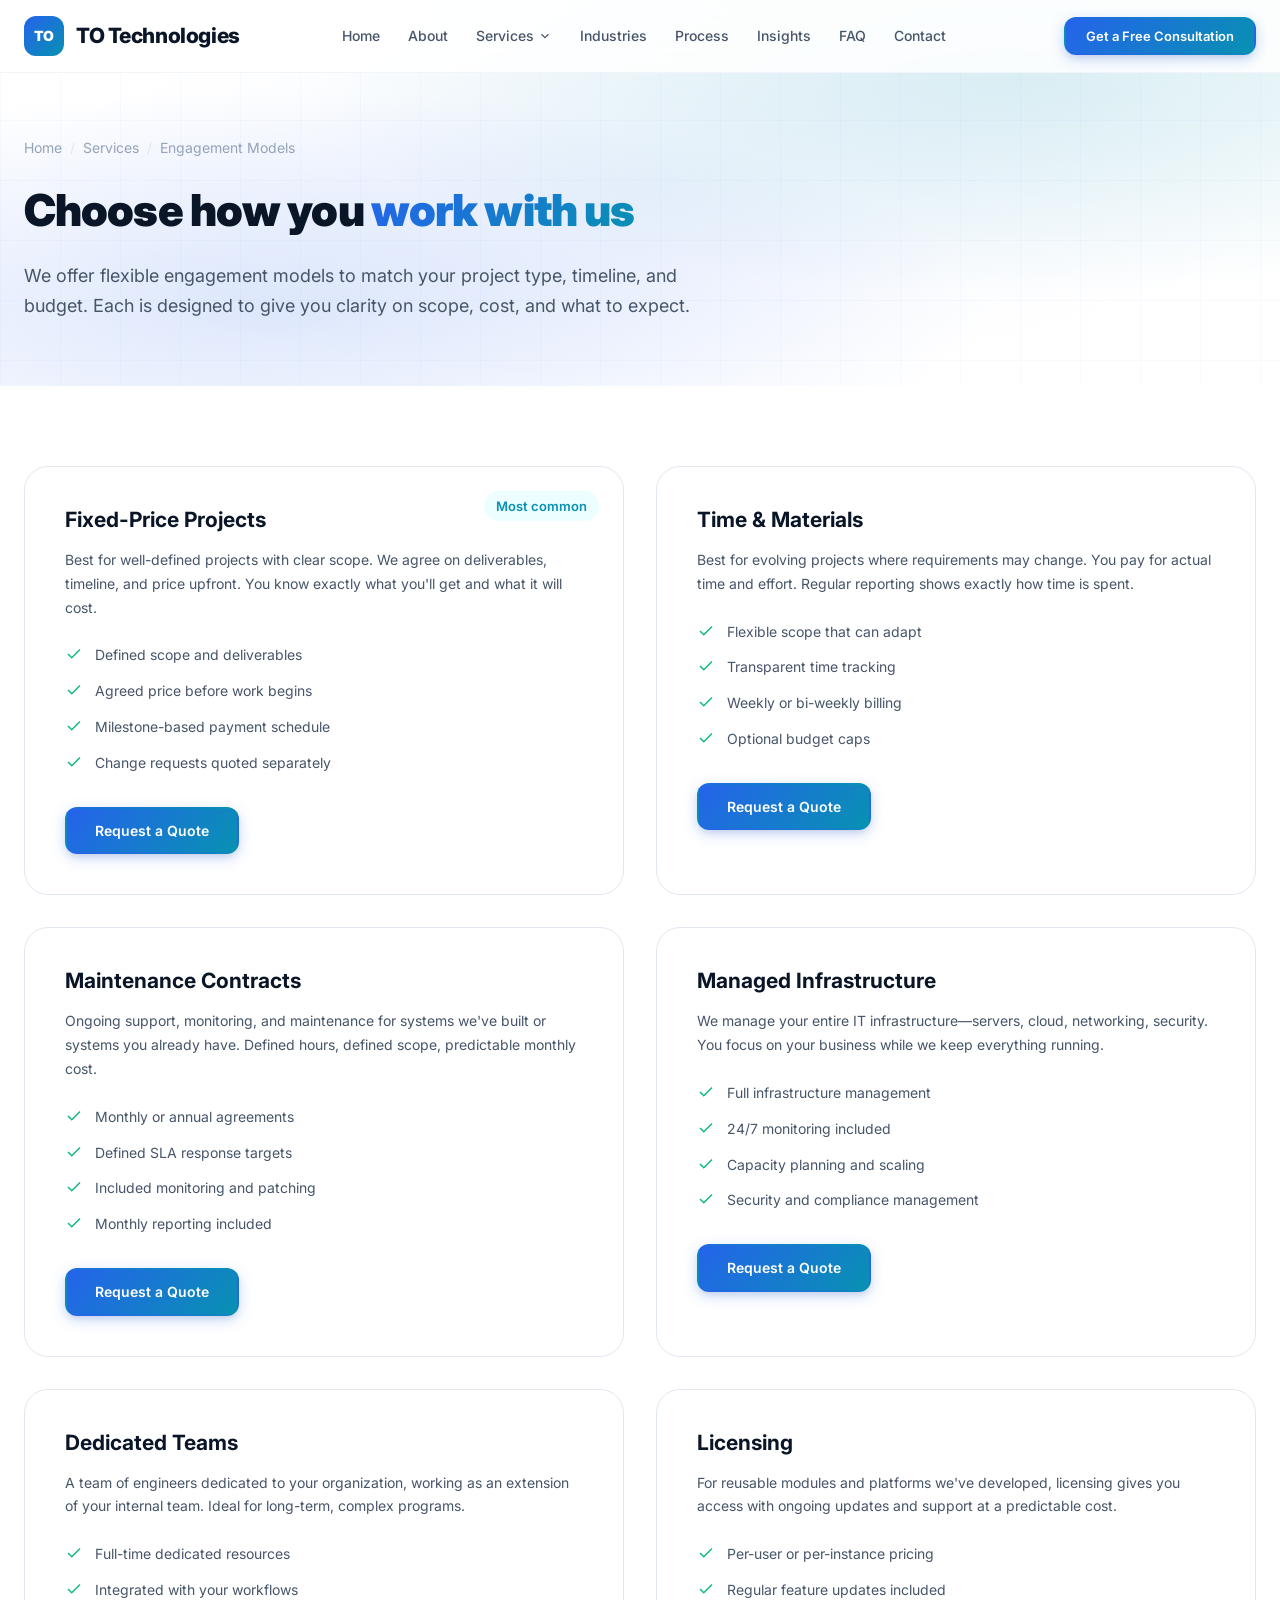
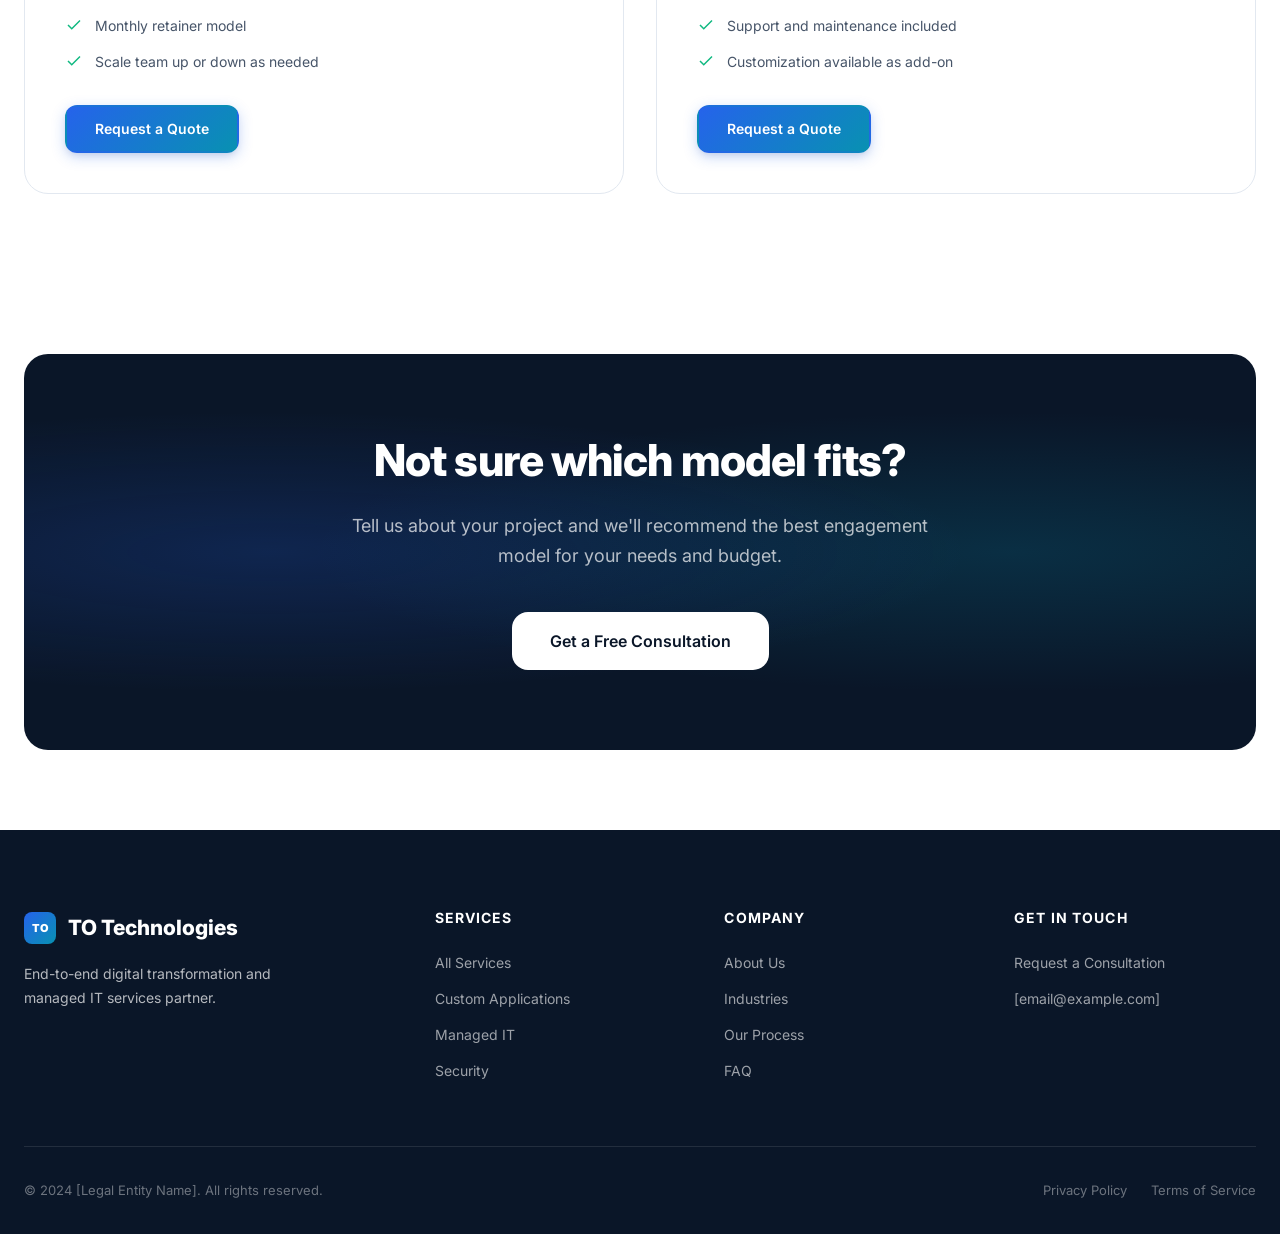
<file: engagement-models.html>
<!DOCTYPE html>
<html lang="en">
<head>
  <meta charset="UTF-8">
  <meta name="viewport" content="width=device-width, initial-scale=1.0">
  <title>Engagement Models — TO Technologies</title>
  <meta name="description" content="Flexible engagement options: fixed-price projects, time and materials, maintenance contracts, managed infrastructure, dedicated teams, and licensing.">
  <meta property="og:title" content="Engagement Models — TO Technologies">
  <meta property="og:description" content="Choose the engagement model that fits your project and budget.">
  <meta property="og:type" content="website">
  <link rel="canonical" href="https://www.example.com/engagement-models.html">
  <link rel="icon" type="image/svg+xml" href="favicon.svg">
  <link rel="stylesheet" href="css/style.css">
</head>
<body>
  <a href="#main-content" class="skip-link">Skip to main content</a>
  <header class="header" role="banner">
    <div class="header__inner">
      <a href="index.html" class="header__logo" aria-label="TO Technologies Home"><span class="header__logo-icon">TO</span> TO Technologies</a>
      <nav class="nav" role="navigation" aria-label="Main navigation">
        <a href="index.html" class="nav__link">Home</a><a href="about.html" class="nav__link">About</a>
        <div class="nav__dropdown"><a href="services.html" class="nav__link nav__dropdown-trigger">Services <svg viewBox="0 0 24 24" fill="none" stroke="currentColor" stroke-width="2"><polyline points="6 9 12 15 18 9"></polyline></svg></a><div class="nav__dropdown-menu"><a href="custom-applications.html" class="nav__dropdown-item">Custom Applications</a><a href="managed-it.html" class="nav__dropdown-item">Managed IT &amp; Support</a><a href="security.html" class="nav__dropdown-item">Security &amp; Reliability</a><a href="engagement-models.html" class="nav__dropdown-item">Engagement Models</a></div></div>
        <a href="industries.html" class="nav__link">Industries</a><a href="process.html" class="nav__link">Process</a><a href="insights.html" class="nav__link">Insights</a><a href="faq.html" class="nav__link">FAQ</a><a href="contact.html" class="nav__link">Contact</a>
      </nav>
      <div class="header__cta"><a href="contact.html" class="btn btn--primary btn--sm">Get a Free Consultation</a></div>
      <button class="menu-toggle" aria-label="Toggle menu" aria-expanded="false"><span class="menu-toggle__bar"></span><span class="menu-toggle__bar"></span><span class="menu-toggle__bar"></span></button>
    </div><div class="mobile-overlay" aria-hidden="true"></div>
  </header>

  <main id="main-content">
    <section class="page-hero">
      <div class="page-hero__mesh" aria-hidden="true"></div><div class="page-hero__grid" aria-hidden="true"></div>
      <div class="container">
        <div class="page-hero__content">
          <nav class="page-hero__breadcrumb" aria-label="Breadcrumb"><a href="index.html">Home</a><span class="page-hero__breadcrumb-sep">/</span><a href="services.html">Services</a><span class="page-hero__breadcrumb-sep">/</span><span aria-current="page">Engagement Models</span></nav>
          <h1 class="page-hero__title">Choose how you <span class="text-gradient">work with us</span></h1>
          <p class="page-hero__subtitle">We offer flexible engagement models to match your project type, timeline, and budget. Each is designed to give you clarity on scope, cost, and what to expect.</p>
        </div>
      </div>
    </section>

    <section class="section" aria-labelledby="models-title">
      <div class="container">
        <div class="grid grid--2 reveal-stagger">

          <div class="engagement-card">
            <div class="engagement-card__badge">Most common</div>
            <h2 class="engagement-card__title">Fixed-Price Projects</h2>
            <p class="engagement-card__text">Best for well-defined projects with clear scope. We agree on deliverables, timeline, and price upfront. You know exactly what you'll get and what it will cost.</p>
            <div class="engagement-card__features">
              <div class="engagement-card__feature"><svg viewBox="0 0 24 24" fill="none" stroke="currentColor" stroke-width="2"><polyline points="20 6 9 17 4 12"></polyline></svg> Defined scope and deliverables</div>
              <div class="engagement-card__feature"><svg viewBox="0 0 24 24" fill="none" stroke="currentColor" stroke-width="2"><polyline points="20 6 9 17 4 12"></polyline></svg> Agreed price before work begins</div>
              <div class="engagement-card__feature"><svg viewBox="0 0 24 24" fill="none" stroke="currentColor" stroke-width="2"><polyline points="20 6 9 17 4 12"></polyline></svg> Milestone-based payment schedule</div>
              <div class="engagement-card__feature"><svg viewBox="0 0 24 24" fill="none" stroke="currentColor" stroke-width="2"><polyline points="20 6 9 17 4 12"></polyline></svg> Change requests quoted separately</div>
            </div>
            <a href="contact.html" class="btn btn--primary">Request a Quote</a>
          </div>

          <div class="engagement-card">
            <h2 class="engagement-card__title">Time &amp; Materials</h2>
            <p class="engagement-card__text">Best for evolving projects where requirements may change. You pay for actual time and effort. Regular reporting shows exactly how time is spent.</p>
            <div class="engagement-card__features">
              <div class="engagement-card__feature"><svg viewBox="0 0 24 24" fill="none" stroke="currentColor" stroke-width="2"><polyline points="20 6 9 17 4 12"></polyline></svg> Flexible scope that can adapt</div>
              <div class="engagement-card__feature"><svg viewBox="0 0 24 24" fill="none" stroke="currentColor" stroke-width="2"><polyline points="20 6 9 17 4 12"></polyline></svg> Transparent time tracking</div>
              <div class="engagement-card__feature"><svg viewBox="0 0 24 24" fill="none" stroke="currentColor" stroke-width="2"><polyline points="20 6 9 17 4 12"></polyline></svg> Weekly or bi-weekly billing</div>
              <div class="engagement-card__feature"><svg viewBox="0 0 24 24" fill="none" stroke="currentColor" stroke-width="2"><polyline points="20 6 9 17 4 12"></polyline></svg> Optional budget caps</div>
            </div>
            <a href="contact.html" class="btn btn--primary">Request a Quote</a>
          </div>

          <div class="engagement-card">
            <h2 class="engagement-card__title">Maintenance Contracts</h2>
            <p class="engagement-card__text">Ongoing support, monitoring, and maintenance for systems we've built or systems you already have. Defined hours, defined scope, predictable monthly cost.</p>
            <div class="engagement-card__features">
              <div class="engagement-card__feature"><svg viewBox="0 0 24 24" fill="none" stroke="currentColor" stroke-width="2"><polyline points="20 6 9 17 4 12"></polyline></svg> Monthly or annual agreements</div>
              <div class="engagement-card__feature"><svg viewBox="0 0 24 24" fill="none" stroke="currentColor" stroke-width="2"><polyline points="20 6 9 17 4 12"></polyline></svg> Defined SLA response targets</div>
              <div class="engagement-card__feature"><svg viewBox="0 0 24 24" fill="none" stroke="currentColor" stroke-width="2"><polyline points="20 6 9 17 4 12"></polyline></svg> Included monitoring and patching</div>
              <div class="engagement-card__feature"><svg viewBox="0 0 24 24" fill="none" stroke="currentColor" stroke-width="2"><polyline points="20 6 9 17 4 12"></polyline></svg> Monthly reporting included</div>
            </div>
            <a href="contact.html" class="btn btn--primary">Request a Quote</a>
          </div>

          <div class="engagement-card">
            <h2 class="engagement-card__title">Managed Infrastructure</h2>
            <p class="engagement-card__text">We manage your entire IT infrastructure—servers, cloud, networking, security. You focus on your business while we keep everything running.</p>
            <div class="engagement-card__features">
              <div class="engagement-card__feature"><svg viewBox="0 0 24 24" fill="none" stroke="currentColor" stroke-width="2"><polyline points="20 6 9 17 4 12"></polyline></svg> Full infrastructure management</div>
              <div class="engagement-card__feature"><svg viewBox="0 0 24 24" fill="none" stroke="currentColor" stroke-width="2"><polyline points="20 6 9 17 4 12"></polyline></svg> 24/7 monitoring included</div>
              <div class="engagement-card__feature"><svg viewBox="0 0 24 24" fill="none" stroke="currentColor" stroke-width="2"><polyline points="20 6 9 17 4 12"></polyline></svg> Capacity planning and scaling</div>
              <div class="engagement-card__feature"><svg viewBox="0 0 24 24" fill="none" stroke="currentColor" stroke-width="2"><polyline points="20 6 9 17 4 12"></polyline></svg> Security and compliance management</div>
            </div>
            <a href="contact.html" class="btn btn--primary">Request a Quote</a>
          </div>

          <div class="engagement-card">
            <h2 class="engagement-card__title">Dedicated Teams</h2>
            <p class="engagement-card__text">A team of engineers dedicated to your organization, working as an extension of your internal team. Ideal for long-term, complex programs.</p>
            <div class="engagement-card__features">
              <div class="engagement-card__feature"><svg viewBox="0 0 24 24" fill="none" stroke="currentColor" stroke-width="2"><polyline points="20 6 9 17 4 12"></polyline></svg> Full-time dedicated resources</div>
              <div class="engagement-card__feature"><svg viewBox="0 0 24 24" fill="none" stroke="currentColor" stroke-width="2"><polyline points="20 6 9 17 4 12"></polyline></svg> Integrated with your workflows</div>
              <div class="engagement-card__feature"><svg viewBox="0 0 24 24" fill="none" stroke="currentColor" stroke-width="2"><polyline points="20 6 9 17 4 12"></polyline></svg> Monthly retainer model</div>
              <div class="engagement-card__feature"><svg viewBox="0 0 24 24" fill="none" stroke="currentColor" stroke-width="2"><polyline points="20 6 9 17 4 12"></polyline></svg> Scale team up or down as needed</div>
            </div>
            <a href="contact.html" class="btn btn--primary">Request a Quote</a>
          </div>

          <div class="engagement-card">
            <h2 class="engagement-card__title">Licensing</h2>
            <p class="engagement-card__text">For reusable modules and platforms we've developed, licensing gives you access with ongoing updates and support at a predictable cost.</p>
            <div class="engagement-card__features">
              <div class="engagement-card__feature"><svg viewBox="0 0 24 24" fill="none" stroke="currentColor" stroke-width="2"><polyline points="20 6 9 17 4 12"></polyline></svg> Per-user or per-instance pricing</div>
              <div class="engagement-card__feature"><svg viewBox="0 0 24 24" fill="none" stroke="currentColor" stroke-width="2"><polyline points="20 6 9 17 4 12"></polyline></svg> Regular feature updates included</div>
              <div class="engagement-card__feature"><svg viewBox="0 0 24 24" fill="none" stroke="currentColor" stroke-width="2"><polyline points="20 6 9 17 4 12"></polyline></svg> Support and maintenance included</div>
              <div class="engagement-card__feature"><svg viewBox="0 0 24 24" fill="none" stroke="currentColor" stroke-width="2"><polyline points="20 6 9 17 4 12"></polyline></svg> Customization available as add-on</div>
            </div>
            <a href="contact.html" class="btn btn--primary">Request a Quote</a>
          </div>

        </div>
      </div>
    </section>

    <section class="section">
      <div class="cta-section">
        <div class="cta-section__mesh" aria-hidden="true"></div>
        <div class="cta-section__content">
          <h2 class="cta-section__title">Not sure which model fits?</h2>
          <p class="cta-section__text">Tell us about your project and we'll recommend the best engagement model for your needs and budget.</p>
          <div class="cta-section__actions"><a href="contact.html" class="btn btn--white btn--lg">Get a Free Consultation</a></div>
        </div>
      </div>
    </section>
  </main>

  <footer class="footer" role="contentinfo">
    <div class="container">
      <div class="footer__grid">
        <div><div class="footer__brand-name"><span class="header__logo-icon" style="width:32px;height:32px;font-size:11px;border-radius:8px;">TO</span> TO Technologies</div><p class="footer__brand-desc">End-to-end digital transformation and managed IT services partner.</p></div>
        <div><h3 class="footer__heading">Services</h3><div class="footer__links"><a href="services.html" class="footer__link">All Services</a><a href="custom-applications.html" class="footer__link">Custom Applications</a><a href="managed-it.html" class="footer__link">Managed IT</a><a href="security.html" class="footer__link">Security</a></div></div>
        <div><h3 class="footer__heading">Company</h3><div class="footer__links"><a href="about.html" class="footer__link">About Us</a><a href="industries.html" class="footer__link">Industries</a><a href="process.html" class="footer__link">Our Process</a><a href="faq.html" class="footer__link">FAQ</a></div></div>
        <div><h3 class="footer__heading">Get in Touch</h3><div class="footer__links"><a href="contact.html" class="footer__link">Request a Consultation</a><a href="mailto:info@example.com" class="footer__link">[email@example.com]</a></div></div>
      </div>
      <div class="footer__bottom"><p>&copy; 2024 [Legal Entity Name]. All rights reserved.</p><div class="footer__bottom-links"><a href="privacy.html">Privacy Policy</a><a href="terms.html">Terms of Service</a></div></div>
    </div>
  </footer>
  <script src="js/main.js"></script>
</body>
</html>
</file>
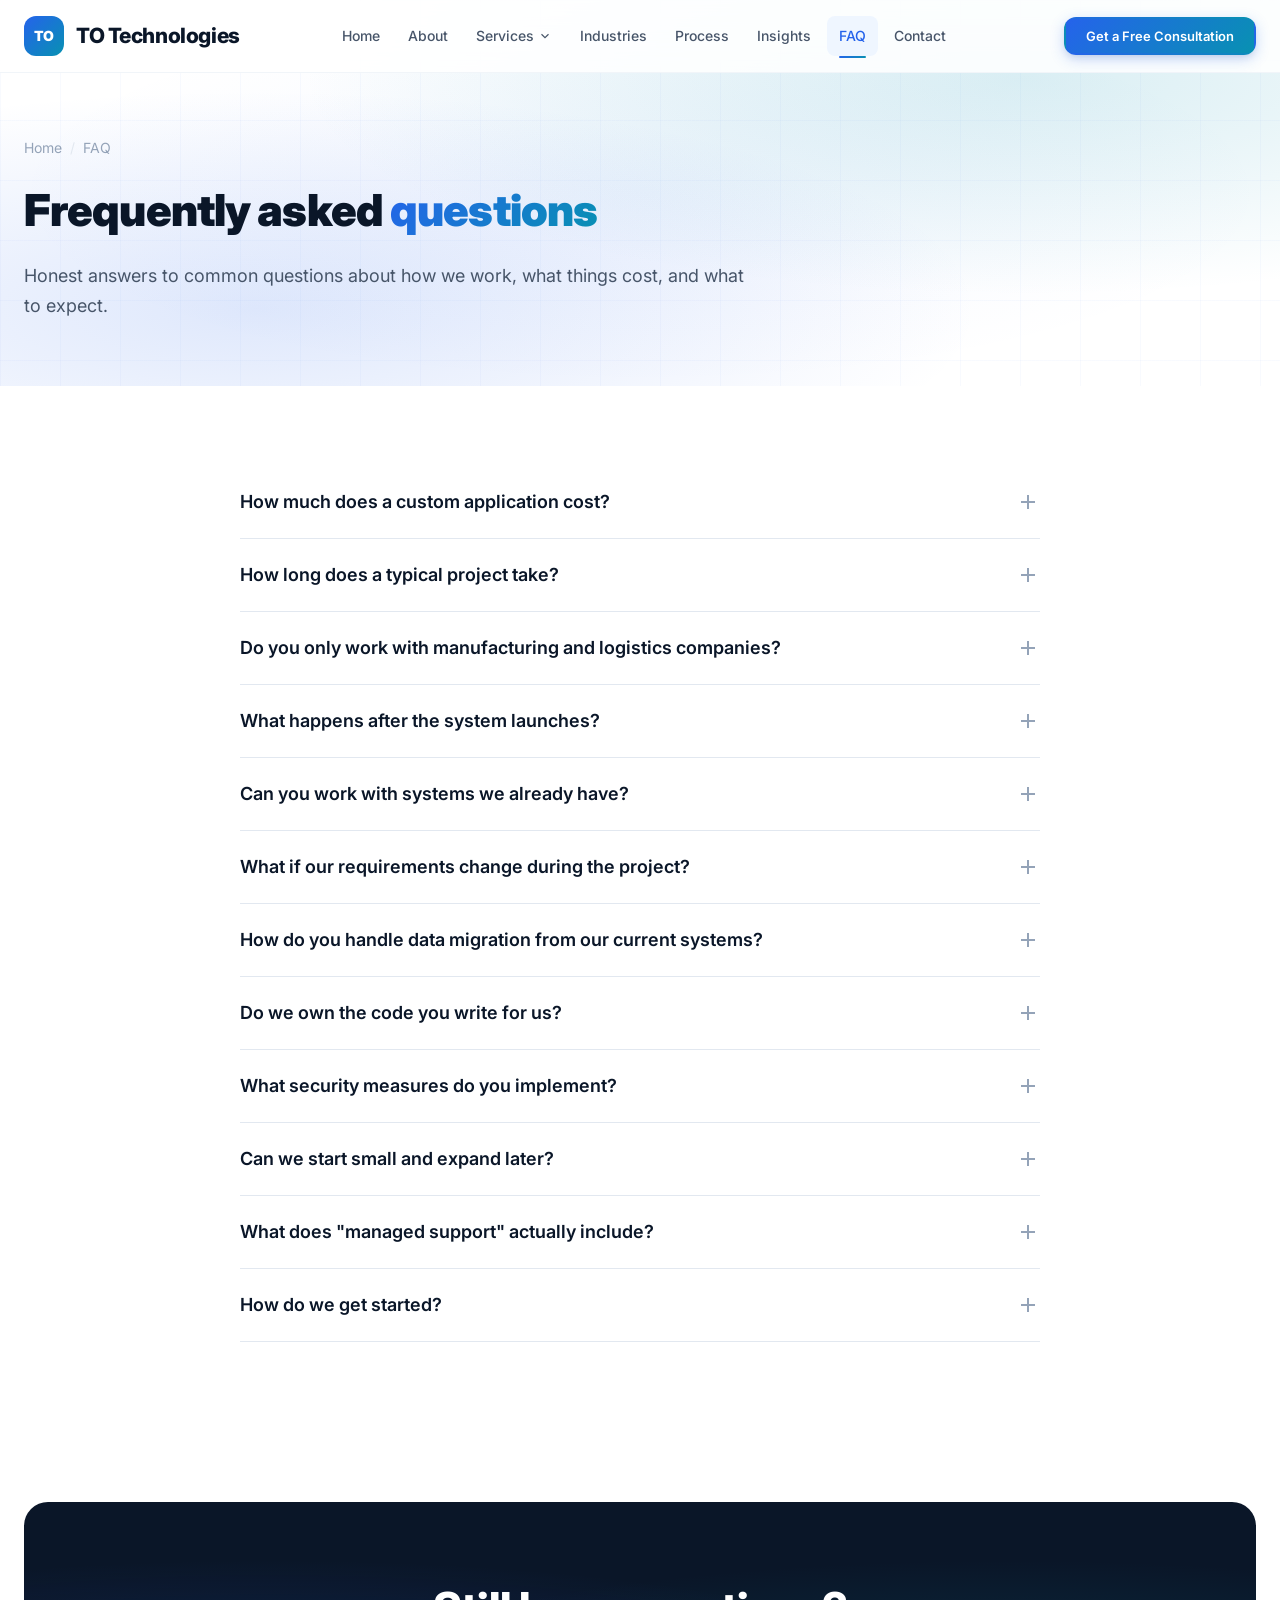
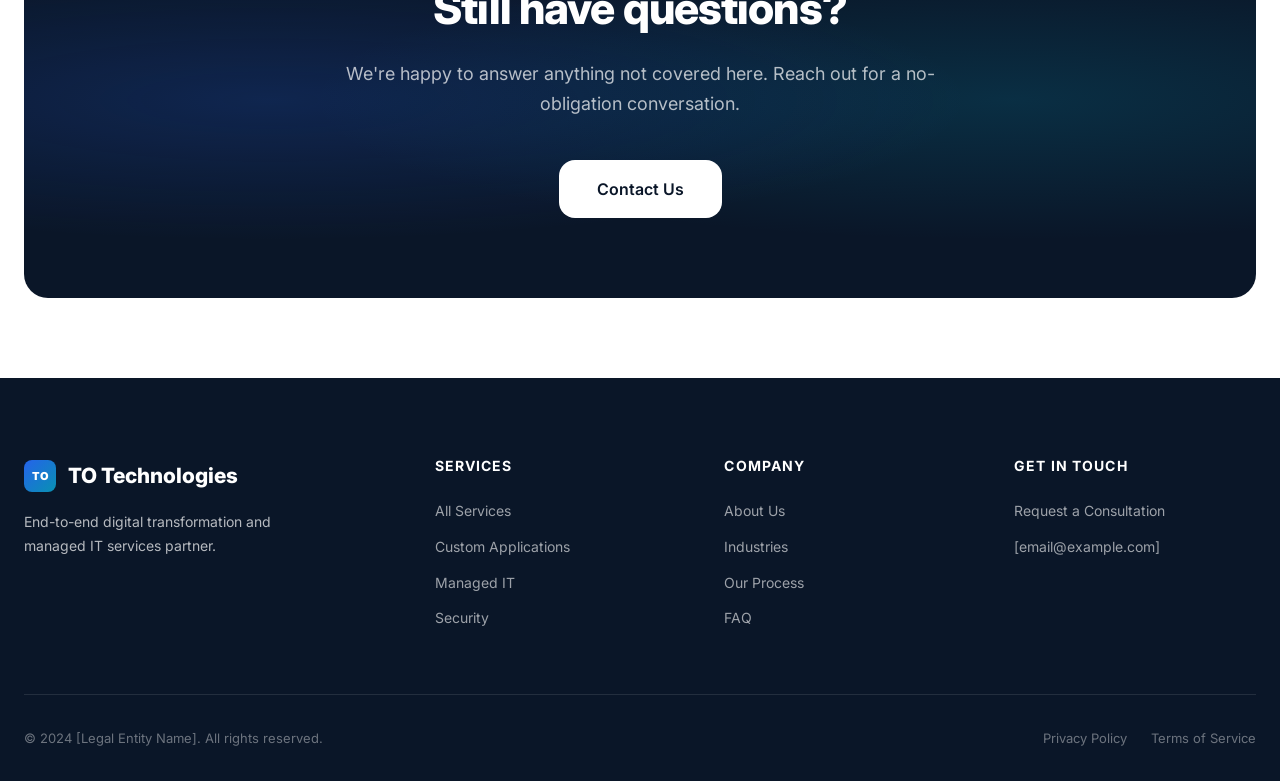
<file: faq.html>
<!DOCTYPE html>
<html lang="en">
<head>
  <meta charset="UTF-8">
  <meta name="viewport" content="width=device-width, initial-scale=1.0">
  <title>FAQ — TO Technologies</title>
  <meta name="description" content="Frequently asked questions about TO Technologies: custom software, pricing, timelines, support, security, data migration, and how we work.">
  <meta property="og:title" content="FAQ — TO Technologies">
  <meta property="og:description" content="Honest answers to common questions about our services, process, and approach.">
  <meta property="og:type" content="website">
  <link rel="canonical" href="https://www.example.com/faq.html">
  <link rel="icon" type="image/svg+xml" href="favicon.svg">
  <link rel="stylesheet" href="css/style.css">
</head>
<body>
  <a href="#main-content" class="skip-link">Skip to main content</a>
  <header class="header" role="banner">
    <div class="header__inner">
      <a href="index.html" class="header__logo" aria-label="TO Technologies Home"><span class="header__logo-icon">TO</span> TO Technologies</a>
      <nav class="nav" role="navigation" aria-label="Main navigation">
        <a href="index.html" class="nav__link">Home</a><a href="about.html" class="nav__link">About</a>
        <div class="nav__dropdown"><a href="services.html" class="nav__link nav__dropdown-trigger">Services <svg viewBox="0 0 24 24" fill="none" stroke="currentColor" stroke-width="2"><polyline points="6 9 12 15 18 9"></polyline></svg></a><div class="nav__dropdown-menu"><a href="custom-applications.html" class="nav__dropdown-item">Custom Applications</a><a href="managed-it.html" class="nav__dropdown-item">Managed IT &amp; Support</a><a href="security.html" class="nav__dropdown-item">Security &amp; Reliability</a><a href="engagement-models.html" class="nav__dropdown-item">Engagement Models</a></div></div>
        <a href="industries.html" class="nav__link">Industries</a><a href="process.html" class="nav__link">Process</a><a href="insights.html" class="nav__link">Insights</a><a href="faq.html" class="nav__link nav__link--active">FAQ</a><a href="contact.html" class="nav__link">Contact</a>
      </nav>
      <div class="header__cta"><a href="contact.html" class="btn btn--primary btn--sm">Get a Free Consultation</a></div>
      <button class="menu-toggle" aria-label="Toggle menu" aria-expanded="false"><span class="menu-toggle__bar"></span><span class="menu-toggle__bar"></span><span class="menu-toggle__bar"></span></button>
    </div><div class="mobile-overlay" aria-hidden="true"></div>
  </header>

  <main id="main-content">
    <section class="page-hero">
      <div class="page-hero__mesh" aria-hidden="true"></div><div class="page-hero__grid" aria-hidden="true"></div>
      <div class="container">
        <div class="page-hero__content">
          <nav class="page-hero__breadcrumb" aria-label="Breadcrumb"><a href="index.html">Home</a><span class="page-hero__breadcrumb-sep">/</span><span aria-current="page">FAQ</span></nav>
          <h1 class="page-hero__title">Frequently asked <span class="text-gradient">questions</span></h1>
          <p class="page-hero__subtitle">Honest answers to common questions about how we work, what things cost, and what to expect.</p>
        </div>
      </div>
    </section>

    <section class="section" aria-labelledby="faq-title">
      <div class="container">
        <h2 class="sr-only" id="faq-title">Questions and Answers</h2>
        <div class="faq-list reveal">

          <div class="faq-item">
            <button class="faq-question" aria-expanded="false">
              How much does a custom application cost?
              <svg class="faq-question__icon" viewBox="0 0 24 24" fill="none" stroke="currentColor" stroke-width="2"><line x1="12" y1="5" x2="12" y2="19"></line><line x1="5" y1="12" x2="19" y2="12"></line></svg>
            </button>
            <div class="faq-answer" role="region">
              <div class="faq-answer__inner">
                <p>It depends entirely on the scope. A focused application with a few core modules for a small team will cost significantly less than an enterprise system serving hundreds of users across multiple locations. We don't publish standard pricing because every project is different. After our discovery phase, we provide a detailed proposal with a clear price—no hidden fees, no surprises. We're happy to discuss ballpark ranges for your specific situation in an initial conversation.</p>
              </div>
            </div>
          </div>

          <div class="faq-item">
            <button class="faq-question" aria-expanded="false">
              How long does a typical project take?
              <svg class="faq-question__icon" viewBox="0 0 24 24" fill="none" stroke="currentColor" stroke-width="2"><line x1="12" y1="5" x2="12" y2="19"></line><line x1="5" y1="12" x2="19" y2="12"></line></svg>
            </button>
            <div class="faq-answer" role="region">
              <div class="faq-answer__inner">
                <p>A focused project (single department, core workflows) typically takes 3-6 months from discovery to deployment. Larger enterprise projects with multiple departments, complex integrations, and data migration can take 6-12 months or longer. We give you a realistic timeline after the discovery and requirements phase—we'd rather set honest expectations than promise a deadline we can't meet.</p>
              </div>
            </div>
          </div>

          <div class="faq-item">
            <button class="faq-question" aria-expanded="false">
              Do you only work with manufacturing and logistics companies?
              <svg class="faq-question__icon" viewBox="0 0 24 24" fill="none" stroke="currentColor" stroke-width="2"><line x1="12" y1="5" x2="12" y2="19"></line><line x1="5" y1="12" x2="19" y2="12"></line></svg>
            </button>
            <div class="faq-answer" role="region">
              <div class="faq-answer__inner">
                <p>Manufacturing and logistics are our core specializations—it's where we have the deepest experience. But we serve any organization that needs reliable, custom IT solutions. We work with healthcare providers, financial institutions, retailers, energy companies, educational institutions, and professional services firms. The common thread is businesses that need technology tailored to their specific operations.</p>
              </div>
            </div>
          </div>

          <div class="faq-item">
            <button class="faq-question" aria-expanded="false">
              What happens after the system launches?
              <svg class="faq-question__icon" viewBox="0 0 24 24" fill="none" stroke="currentColor" stroke-width="2"><line x1="12" y1="5" x2="12" y2="19"></line><line x1="5" y1="12" x2="19" y2="12"></line></svg>
            </button>
            <div class="faq-answer" role="region">
              <div class="faq-answer__inner">
                <p>We don't build and leave. After deployment, we transition into a managed support arrangement where we monitor your systems, apply security patches, manage backups, and respond to issues according to defined severity levels. We also proactively identify improvements and help evolve the system as your business grows. This is a separate, ongoing service with its own agreement and clear scope.</p>
              </div>
            </div>
          </div>

          <div class="faq-item">
            <button class="faq-question" aria-expanded="false">
              Can you work with systems we already have?
              <svg class="faq-question__icon" viewBox="0 0 24 24" fill="none" stroke="currentColor" stroke-width="2"><line x1="12" y1="5" x2="12" y2="19"></line><line x1="5" y1="12" x2="19" y2="12"></line></svg>
            </button>
            <div class="faq-answer" role="region">
              <div class="faq-answer__inner">
                <p>Yes. We regularly integrate with existing ERP systems, accounting software, legacy databases, third-party APIs, and other tools our clients already use. We can also take over support and maintenance of existing custom applications built by other providers. During discovery, we assess your current technology landscape and plan integrations carefully.</p>
              </div>
            </div>
          </div>

          <div class="faq-item">
            <button class="faq-question" aria-expanded="false">
              What if our requirements change during the project?
              <svg class="faq-question__icon" viewBox="0 0 24 24" fill="none" stroke="currentColor" stroke-width="2"><line x1="12" y1="5" x2="12" y2="19"></line><line x1="5" y1="12" x2="19" y2="12"></line></svg>
            </button>
            <div class="faq-answer" role="region">
              <div class="faq-answer__inner">
                <p>Requirements often evolve as you see the system taking shape. We handle this through a formal change request process. If you want to add or modify something, we document the change, assess the impact on timeline and cost, and give you a clear quote before proceeding. No work happens on changes without your approval. For time-and-materials engagements, this flexibility is built into the model.</p>
              </div>
            </div>
          </div>

          <div class="faq-item">
            <button class="faq-question" aria-expanded="false">
              How do you handle data migration from our current systems?
              <svg class="faq-question__icon" viewBox="0 0 24 24" fill="none" stroke="currentColor" stroke-width="2"><line x1="12" y1="5" x2="12" y2="19"></line><line x1="5" y1="12" x2="19" y2="12"></line></svg>
            </button>
            <div class="faq-answer" role="region">
              <div class="faq-answer__inner">
                <p>Data migration is a dedicated stage in our process. We extract data from your existing systems (spreadsheets, databases, paper records, legacy software), clean and validate it, and load it into the new system. We test the migration thoroughly before going live, and when needed, we run old and new systems in parallel during the transition. We never rush data migration—bad data in a new system is worse than bad data in an old one.</p>
              </div>
            </div>
          </div>

          <div class="faq-item">
            <button class="faq-question" aria-expanded="false">
              Do we own the code you write for us?
              <svg class="faq-question__icon" viewBox="0 0 24 24" fill="none" stroke="currentColor" stroke-width="2"><line x1="12" y1="5" x2="12" y2="19"></line><line x1="5" y1="12" x2="19" y2="12"></line></svg>
            </button>
            <div class="faq-answer" role="region">
              <div class="faq-answer__inner">
                <p>Ownership terms are clearly defined in each project agreement. For custom-built applications, you typically own the code that's specific to your business. Some projects may use our proprietary frameworks or libraries under license. We're transparent about this before the project starts. You'll always have access to your data, and we'll never hold your own systems hostage.</p>
              </div>
            </div>
          </div>

          <div class="faq-item">
            <button class="faq-question" aria-expanded="false">
              What security measures do you implement?
              <svg class="faq-question__icon" viewBox="0 0 24 24" fill="none" stroke="currentColor" stroke-width="2"><line x1="12" y1="5" x2="12" y2="19"></line><line x1="5" y1="12" x2="19" y2="12"></line></svg>
            </button>
            <div class="faq-answer" role="region">
              <div class="faq-answer__inner">
                <p>Security is built into every system from the start, not bolted on afterward. We implement role-based access control, multi-factor authentication, data encryption (in transit and at rest), comprehensive logging, regular backup testing, and documented incident response procedures. The specific security measures depend on your industry and compliance requirements. See our <a href="security.html">Security &amp; Reliability</a> page for full details.</p>
              </div>
            </div>
          </div>

          <div class="faq-item">
            <button class="faq-question" aria-expanded="false">
              Can we start small and expand later?
              <svg class="faq-question__icon" viewBox="0 0 24 24" fill="none" stroke="currentColor" stroke-width="2"><line x1="12" y1="5" x2="12" y2="19"></line><line x1="5" y1="12" x2="19" y2="12"></line></svg>
            </button>
            <div class="faq-answer" role="region">
              <div class="faq-answer__inner">
                <p>Absolutely. In fact, we often recommend it. Starting with a focused project for one department or one process lets you see results quickly, validate the approach, and build internal confidence before expanding. We design all systems with scalability in mind, so adding modules, users, or integrations later doesn't require starting over.</p>
              </div>
            </div>
          </div>

          <div class="faq-item">
            <button class="faq-question" aria-expanded="false">
              What does "managed support" actually include?
              <svg class="faq-question__icon" viewBox="0 0 24 24" fill="none" stroke="currentColor" stroke-width="2"><line x1="12" y1="5" x2="12" y2="19"></line><line x1="5" y1="12" x2="19" y2="12"></line></svg>
            </button>
            <div class="faq-answer" role="region">
              <div class="faq-answer__inner">
                <p>Managed support is a defined service—not an unlimited promise. It includes 24/7 system monitoring, scheduled security patching, automated backups with restore testing, incident response according to agreed severity levels, and monthly reporting. The exact scope and response targets are documented in your service agreement. Anything outside the agreed scope is quoted separately. See our <a href="managed-it.html">Managed IT &amp; Support</a> page for full details.</p>
              </div>
            </div>
          </div>

          <div class="faq-item">
            <button class="faq-question" aria-expanded="false">
              How do we get started?
              <svg class="faq-question__icon" viewBox="0 0 24 24" fill="none" stroke="currentColor" stroke-width="2"><line x1="12" y1="5" x2="12" y2="19"></line><line x1="5" y1="12" x2="19" y2="12"></line></svg>
            </button>
            <div class="faq-answer" role="region">
              <div class="faq-answer__inner">
                <p>Start with a conversation. <a href="contact.html">Contact us</a> to schedule a free, no-obligation consultation. We'll listen to your situation, ask questions to understand your needs, and tell you honestly whether and how we can help. If there's a fit, we'll propose a discovery engagement to map your requirements in detail. If there's not a fit, we'll tell you that too.</p>
              </div>
            </div>
          </div>

        </div>
      </div>
    </section>

    <section class="section">
      <div class="cta-section">
        <div class="cta-section__mesh" aria-hidden="true"></div>
        <div class="cta-section__content">
          <h2 class="cta-section__title">Still have questions?</h2>
          <p class="cta-section__text">We're happy to answer anything not covered here. Reach out for a no-obligation conversation.</p>
          <div class="cta-section__actions"><a href="contact.html" class="btn btn--white btn--lg">Contact Us</a></div>
        </div>
      </div>
    </section>
  </main>

  <footer class="footer" role="contentinfo">
    <div class="container">
      <div class="footer__grid">
        <div><div class="footer__brand-name"><span class="header__logo-icon" style="width:32px;height:32px;font-size:11px;border-radius:8px;">TO</span> TO Technologies</div><p class="footer__brand-desc">End-to-end digital transformation and managed IT services partner.</p></div>
        <div><h3 class="footer__heading">Services</h3><div class="footer__links"><a href="services.html" class="footer__link">All Services</a><a href="custom-applications.html" class="footer__link">Custom Applications</a><a href="managed-it.html" class="footer__link">Managed IT</a><a href="security.html" class="footer__link">Security</a></div></div>
        <div><h3 class="footer__heading">Company</h3><div class="footer__links"><a href="about.html" class="footer__link">About Us</a><a href="industries.html" class="footer__link">Industries</a><a href="process.html" class="footer__link">Our Process</a><a href="faq.html" class="footer__link">FAQ</a></div></div>
        <div><h3 class="footer__heading">Get in Touch</h3><div class="footer__links"><a href="contact.html" class="footer__link">Request a Consultation</a><a href="mailto:info@example.com" class="footer__link">[email@example.com]</a></div></div>
      </div>
      <div class="footer__bottom"><p>&copy; 2024 [Legal Entity Name]. All rights reserved.</p><div class="footer__bottom-links"><a href="privacy.html">Privacy Policy</a><a href="terms.html">Terms of Service</a></div></div>
    </div>
  </footer>
  <script src="js/main.js"></script>
</body>
</html>
</file>
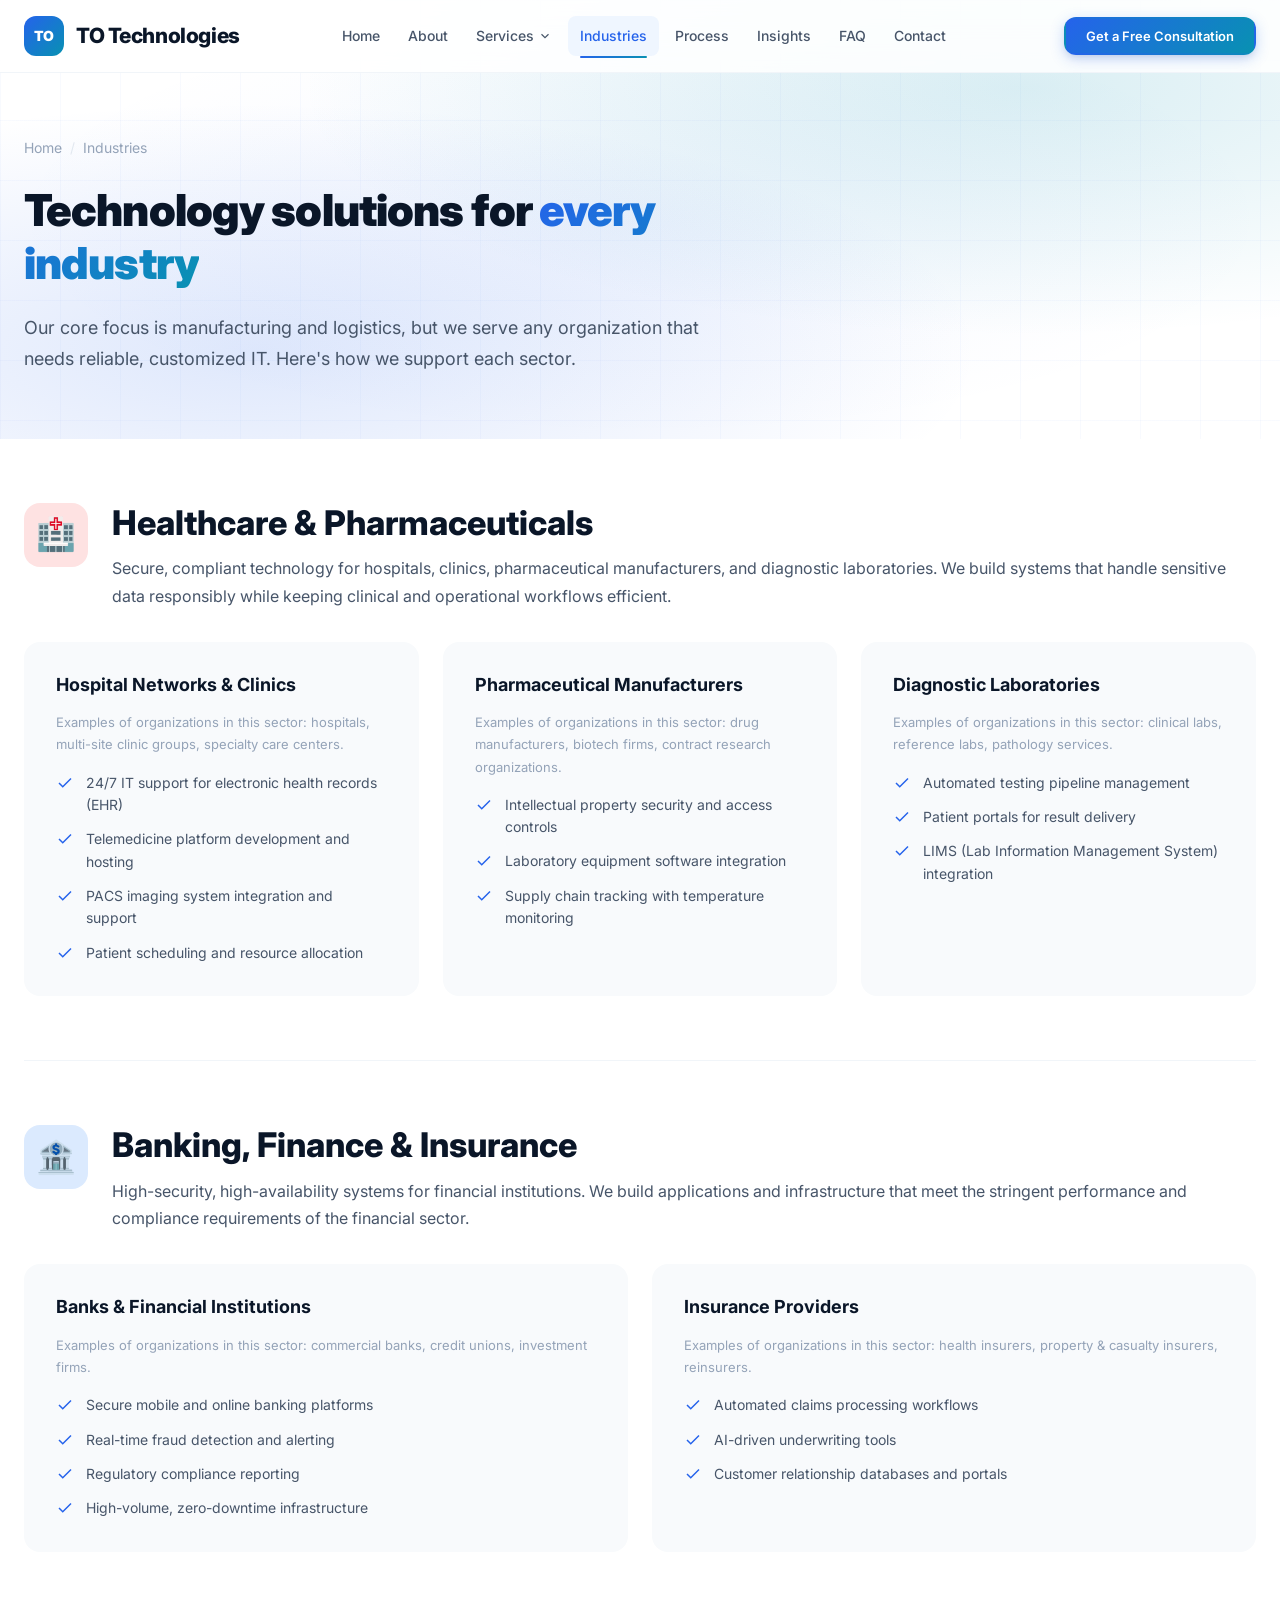
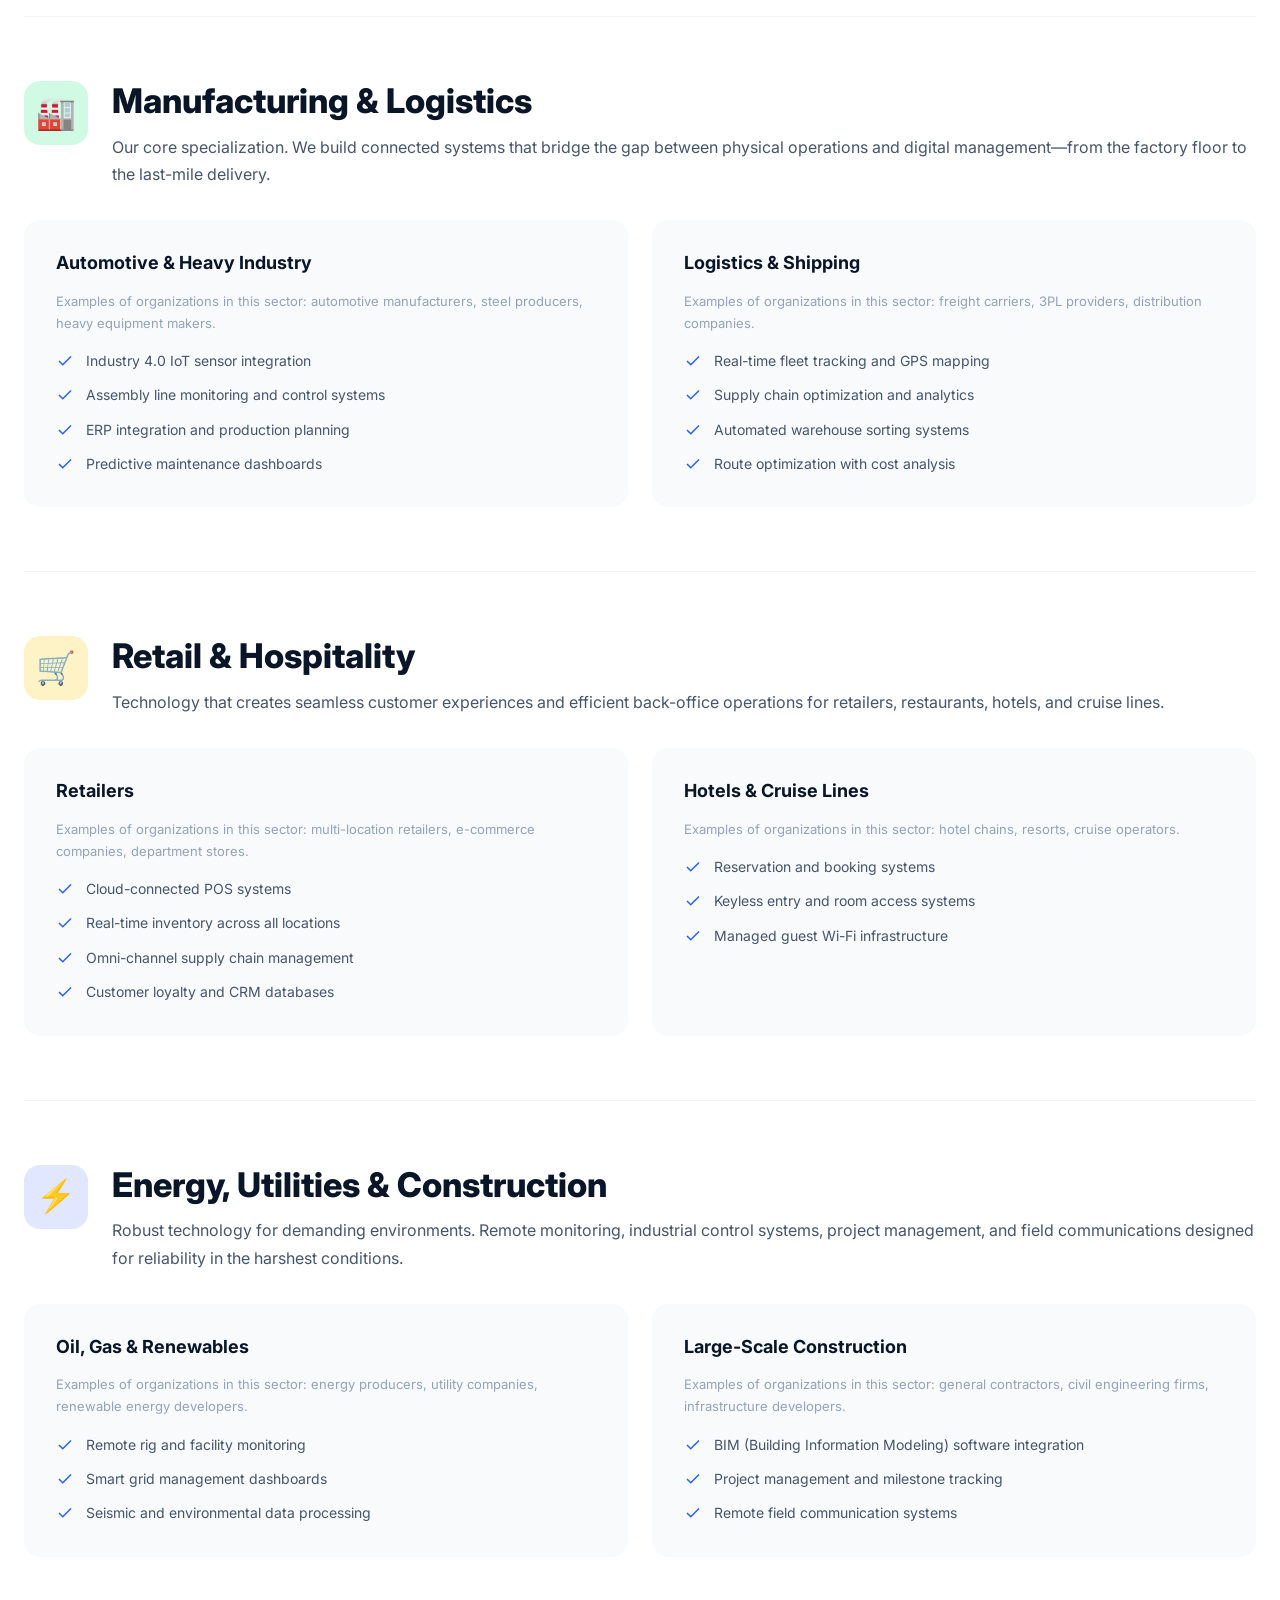
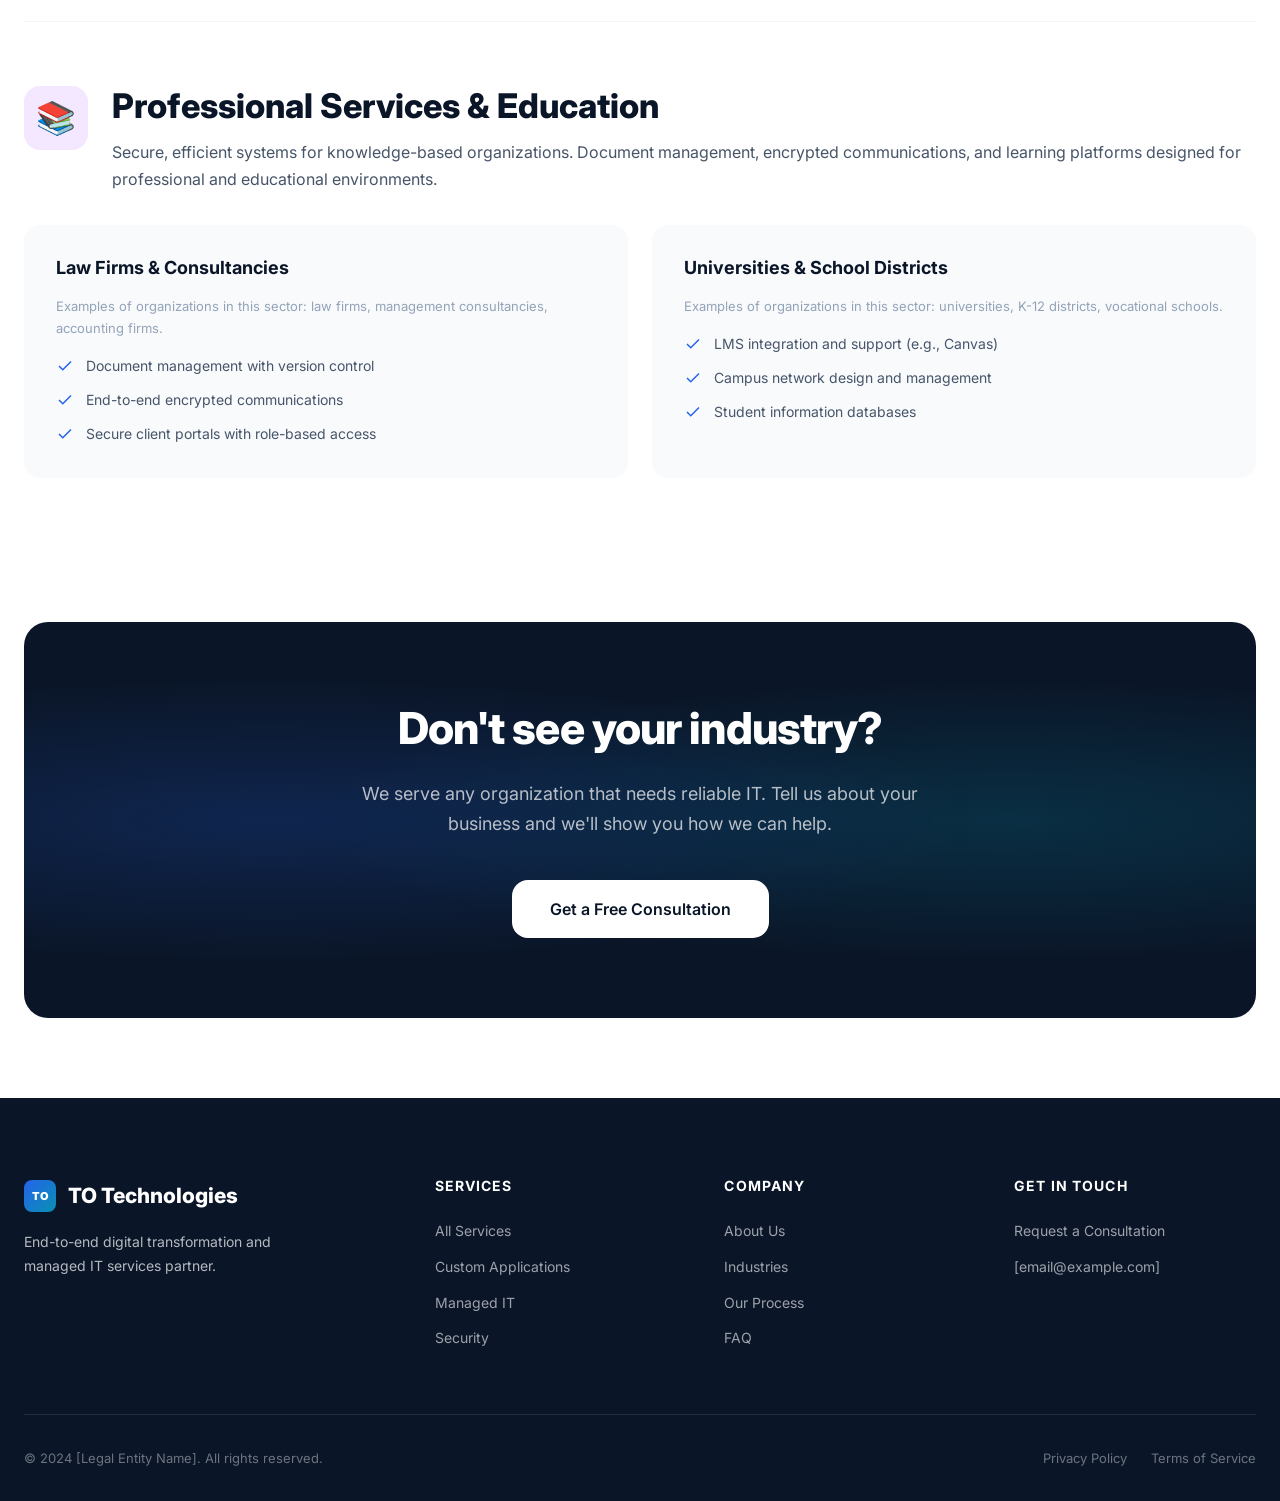
<file: industries.html>
<!DOCTYPE html>
<html lang="en">
<head>
  <meta charset="UTF-8">
  <meta name="viewport" content="width=device-width, initial-scale=1.0">
  <title>Industries — TO Technologies</title>
  <meta name="description" content="TO Technologies serves healthcare, banking, manufacturing, logistics, retail, hospitality, energy, construction, professional services, and education with customized IT solutions.">
  <meta property="og:title" content="Industries — TO Technologies">
  <meta property="og:description" content="Custom technology solutions for every industry sector.">
  <meta property="og:type" content="website">
  <link rel="canonical" href="https://www.example.com/industries.html">
  <link rel="icon" type="image/svg+xml" href="favicon.svg">
  <link rel="stylesheet" href="css/style.css">
</head>
<body>
  <a href="#main-content" class="skip-link">Skip to main content</a>
  <header class="header" role="banner">
    <div class="header__inner">
      <a href="index.html" class="header__logo" aria-label="TO Technologies Home"><span class="header__logo-icon">TO</span> TO Technologies</a>
      <nav class="nav" role="navigation" aria-label="Main navigation">
        <a href="index.html" class="nav__link">Home</a>
        <a href="about.html" class="nav__link">About</a>
        <div class="nav__dropdown">
          <a href="services.html" class="nav__link nav__dropdown-trigger">Services <svg viewBox="0 0 24 24" fill="none" stroke="currentColor" stroke-width="2"><polyline points="6 9 12 15 18 9"></polyline></svg></a>
          <div class="nav__dropdown-menu">
            <a href="custom-applications.html" class="nav__dropdown-item">Custom Applications</a>
            <a href="managed-it.html" class="nav__dropdown-item">Managed IT &amp; Support</a>
            <a href="security.html" class="nav__dropdown-item">Security &amp; Reliability</a>
            <a href="engagement-models.html" class="nav__dropdown-item">Engagement Models</a>
          </div>
        </div>
        <a href="industries.html" class="nav__link nav__link--active">Industries</a>
        <a href="process.html" class="nav__link">Process</a>
        <a href="insights.html" class="nav__link">Insights</a>
        <a href="faq.html" class="nav__link">FAQ</a>
        <a href="contact.html" class="nav__link">Contact</a>
      </nav>
      <div class="header__cta"><a href="contact.html" class="btn btn--primary btn--sm">Get a Free Consultation</a></div>
      <button class="menu-toggle" aria-label="Toggle menu" aria-expanded="false"><span class="menu-toggle__bar"></span><span class="menu-toggle__bar"></span><span class="menu-toggle__bar"></span></button>
    </div>
    <div class="mobile-overlay" aria-hidden="true"></div>
  </header>

  <main id="main-content">
    <section class="page-hero">
      <div class="page-hero__mesh" aria-hidden="true"></div>
      <div class="page-hero__grid" aria-hidden="true"></div>
      <div class="container">
        <div class="page-hero__content">
          <nav class="page-hero__breadcrumb" aria-label="Breadcrumb"><a href="index.html">Home</a><span class="page-hero__breadcrumb-sep">/</span><span aria-current="page">Industries</span></nav>
          <h1 class="page-hero__title">Technology solutions for <span class="text-gradient">every industry</span></h1>
          <p class="page-hero__subtitle">Our core focus is manufacturing and logistics, but we serve any organization that needs reliable, customized IT. Here's how we support each sector.</p>
        </div>
      </div>
    </section>

    <div class="container">

      <!-- HEALTHCARE -->
      <div class="industry-detail reveal" id="healthcare">
        <div class="industry-detail__header">
          <div class="industry-detail__icon" style="background: #FEE2E2;">🏥</div>
          <div>
            <h2 class="industry-detail__title">Healthcare &amp; Pharmaceuticals</h2>
            <p class="industry-detail__desc">Secure, compliant technology for hospitals, clinics, pharmaceutical manufacturers, and diagnostic laboratories. We build systems that handle sensitive data responsibly while keeping clinical and operational workflows efficient.</p>
          </div>
        </div>
        <div class="industry-detail__subsectors">
          <div class="subsector-card">
            <h3 class="subsector-card__title">Hospital Networks &amp; Clinics</h3>
            <p style="font-size: var(--text-xs); color: var(--color-text-muted); margin-bottom: var(--space-4);">Examples of organizations in this sector: hospitals, multi-site clinic groups, specialty care centers.</p>
            <div class="subsector-card__list">
              <div class="subsector-card__item"><svg viewBox="0 0 24 24" fill="none" stroke="currentColor" stroke-width="2"><polyline points="20 6 9 17 4 12"></polyline></svg> 24/7 IT support for electronic health records (EHR)</div>
              <div class="subsector-card__item"><svg viewBox="0 0 24 24" fill="none" stroke="currentColor" stroke-width="2"><polyline points="20 6 9 17 4 12"></polyline></svg> Telemedicine platform development and hosting</div>
              <div class="subsector-card__item"><svg viewBox="0 0 24 24" fill="none" stroke="currentColor" stroke-width="2"><polyline points="20 6 9 17 4 12"></polyline></svg> PACS imaging system integration and support</div>
              <div class="subsector-card__item"><svg viewBox="0 0 24 24" fill="none" stroke="currentColor" stroke-width="2"><polyline points="20 6 9 17 4 12"></polyline></svg> Patient scheduling and resource allocation</div>
            </div>
          </div>
          <div class="subsector-card">
            <h3 class="subsector-card__title">Pharmaceutical Manufacturers</h3>
            <p style="font-size: var(--text-xs); color: var(--color-text-muted); margin-bottom: var(--space-4);">Examples of organizations in this sector: drug manufacturers, biotech firms, contract research organizations.</p>
            <div class="subsector-card__list">
              <div class="subsector-card__item"><svg viewBox="0 0 24 24" fill="none" stroke="currentColor" stroke-width="2"><polyline points="20 6 9 17 4 12"></polyline></svg> Intellectual property security and access controls</div>
              <div class="subsector-card__item"><svg viewBox="0 0 24 24" fill="none" stroke="currentColor" stroke-width="2"><polyline points="20 6 9 17 4 12"></polyline></svg> Laboratory equipment software integration</div>
              <div class="subsector-card__item"><svg viewBox="0 0 24 24" fill="none" stroke="currentColor" stroke-width="2"><polyline points="20 6 9 17 4 12"></polyline></svg> Supply chain tracking with temperature monitoring</div>
            </div>
          </div>
          <div class="subsector-card">
            <h3 class="subsector-card__title">Diagnostic Laboratories</h3>
            <p style="font-size: var(--text-xs); color: var(--color-text-muted); margin-bottom: var(--space-4);">Examples of organizations in this sector: clinical labs, reference labs, pathology services.</p>
            <div class="subsector-card__list">
              <div class="subsector-card__item"><svg viewBox="0 0 24 24" fill="none" stroke="currentColor" stroke-width="2"><polyline points="20 6 9 17 4 12"></polyline></svg> Automated testing pipeline management</div>
              <div class="subsector-card__item"><svg viewBox="0 0 24 24" fill="none" stroke="currentColor" stroke-width="2"><polyline points="20 6 9 17 4 12"></polyline></svg> Patient portals for result delivery</div>
              <div class="subsector-card__item"><svg viewBox="0 0 24 24" fill="none" stroke="currentColor" stroke-width="2"><polyline points="20 6 9 17 4 12"></polyline></svg> LIMS (Lab Information Management System) integration</div>
            </div>
          </div>
        </div>
      </div>

      <!-- BANKING -->
      <div class="industry-detail reveal" id="finance">
        <div class="industry-detail__header">
          <div class="industry-detail__icon" style="background: #DBEAFE;">🏦</div>
          <div>
            <h2 class="industry-detail__title">Banking, Finance &amp; Insurance</h2>
            <p class="industry-detail__desc">High-security, high-availability systems for financial institutions. We build applications and infrastructure that meet the stringent performance and compliance requirements of the financial sector.</p>
          </div>
        </div>
        <div class="industry-detail__subsectors">
          <div class="subsector-card">
            <h3 class="subsector-card__title">Banks &amp; Financial Institutions</h3>
            <p style="font-size: var(--text-xs); color: var(--color-text-muted); margin-bottom: var(--space-4);">Examples of organizations in this sector: commercial banks, credit unions, investment firms.</p>
            <div class="subsector-card__list">
              <div class="subsector-card__item"><svg viewBox="0 0 24 24" fill="none" stroke="currentColor" stroke-width="2"><polyline points="20 6 9 17 4 12"></polyline></svg> Secure mobile and online banking platforms</div>
              <div class="subsector-card__item"><svg viewBox="0 0 24 24" fill="none" stroke="currentColor" stroke-width="2"><polyline points="20 6 9 17 4 12"></polyline></svg> Real-time fraud detection and alerting</div>
              <div class="subsector-card__item"><svg viewBox="0 0 24 24" fill="none" stroke="currentColor" stroke-width="2"><polyline points="20 6 9 17 4 12"></polyline></svg> Regulatory compliance reporting</div>
              <div class="subsector-card__item"><svg viewBox="0 0 24 24" fill="none" stroke="currentColor" stroke-width="2"><polyline points="20 6 9 17 4 12"></polyline></svg> High-volume, zero-downtime infrastructure</div>
            </div>
          </div>
          <div class="subsector-card">
            <h3 class="subsector-card__title">Insurance Providers</h3>
            <p style="font-size: var(--text-xs); color: var(--color-text-muted); margin-bottom: var(--space-4);">Examples of organizations in this sector: health insurers, property & casualty insurers, reinsurers.</p>
            <div class="subsector-card__list">
              <div class="subsector-card__item"><svg viewBox="0 0 24 24" fill="none" stroke="currentColor" stroke-width="2"><polyline points="20 6 9 17 4 12"></polyline></svg> Automated claims processing workflows</div>
              <div class="subsector-card__item"><svg viewBox="0 0 24 24" fill="none" stroke="currentColor" stroke-width="2"><polyline points="20 6 9 17 4 12"></polyline></svg> AI-driven underwriting tools</div>
              <div class="subsector-card__item"><svg viewBox="0 0 24 24" fill="none" stroke="currentColor" stroke-width="2"><polyline points="20 6 9 17 4 12"></polyline></svg> Customer relationship databases and portals</div>
            </div>
          </div>
        </div>
      </div>

      <!-- MANUFACTURING -->
      <div class="industry-detail reveal" id="manufacturing">
        <div class="industry-detail__header">
          <div class="industry-detail__icon" style="background: #D1FAE5;">🏭</div>
          <div>
            <h2 class="industry-detail__title">Manufacturing &amp; Logistics</h2>
            <p class="industry-detail__desc">Our core specialization. We build connected systems that bridge the gap between physical operations and digital management—from the factory floor to the last-mile delivery.</p>
          </div>
        </div>
        <div class="industry-detail__subsectors">
          <div class="subsector-card">
            <h3 class="subsector-card__title">Automotive &amp; Heavy Industry</h3>
            <p style="font-size: var(--text-xs); color: var(--color-text-muted); margin-bottom: var(--space-4);">Examples of organizations in this sector: automotive manufacturers, steel producers, heavy equipment makers.</p>
            <div class="subsector-card__list">
              <div class="subsector-card__item"><svg viewBox="0 0 24 24" fill="none" stroke="currentColor" stroke-width="2"><polyline points="20 6 9 17 4 12"></polyline></svg> Industry 4.0 IoT sensor integration</div>
              <div class="subsector-card__item"><svg viewBox="0 0 24 24" fill="none" stroke="currentColor" stroke-width="2"><polyline points="20 6 9 17 4 12"></polyline></svg> Assembly line monitoring and control systems</div>
              <div class="subsector-card__item"><svg viewBox="0 0 24 24" fill="none" stroke="currentColor" stroke-width="2"><polyline points="20 6 9 17 4 12"></polyline></svg> ERP integration and production planning</div>
              <div class="subsector-card__item"><svg viewBox="0 0 24 24" fill="none" stroke="currentColor" stroke-width="2"><polyline points="20 6 9 17 4 12"></polyline></svg> Predictive maintenance dashboards</div>
            </div>
          </div>
          <div class="subsector-card">
            <h3 class="subsector-card__title">Logistics &amp; Shipping</h3>
            <p style="font-size: var(--text-xs); color: var(--color-text-muted); margin-bottom: var(--space-4);">Examples of organizations in this sector: freight carriers, 3PL providers, distribution companies.</p>
            <div class="subsector-card__list">
              <div class="subsector-card__item"><svg viewBox="0 0 24 24" fill="none" stroke="currentColor" stroke-width="2"><polyline points="20 6 9 17 4 12"></polyline></svg> Real-time fleet tracking and GPS mapping</div>
              <div class="subsector-card__item"><svg viewBox="0 0 24 24" fill="none" stroke="currentColor" stroke-width="2"><polyline points="20 6 9 17 4 12"></polyline></svg> Supply chain optimization and analytics</div>
              <div class="subsector-card__item"><svg viewBox="0 0 24 24" fill="none" stroke="currentColor" stroke-width="2"><polyline points="20 6 9 17 4 12"></polyline></svg> Automated warehouse sorting systems</div>
              <div class="subsector-card__item"><svg viewBox="0 0 24 24" fill="none" stroke="currentColor" stroke-width="2"><polyline points="20 6 9 17 4 12"></polyline></svg> Route optimization with cost analysis</div>
            </div>
          </div>
        </div>
      </div>

      <!-- RETAIL -->
      <div class="industry-detail reveal" id="retail">
        <div class="industry-detail__header">
          <div class="industry-detail__icon" style="background: #FEF3C7;">🛒</div>
          <div>
            <h2 class="industry-detail__title">Retail &amp; Hospitality</h2>
            <p class="industry-detail__desc">Technology that creates seamless customer experiences and efficient back-office operations for retailers, restaurants, hotels, and cruise lines.</p>
          </div>
        </div>
        <div class="industry-detail__subsectors">
          <div class="subsector-card">
            <h3 class="subsector-card__title">Retailers</h3>
            <p style="font-size: var(--text-xs); color: var(--color-text-muted); margin-bottom: var(--space-4);">Examples of organizations in this sector: multi-location retailers, e-commerce companies, department stores.</p>
            <div class="subsector-card__list">
              <div class="subsector-card__item"><svg viewBox="0 0 24 24" fill="none" stroke="currentColor" stroke-width="2"><polyline points="20 6 9 17 4 12"></polyline></svg> Cloud-connected POS systems</div>
              <div class="subsector-card__item"><svg viewBox="0 0 24 24" fill="none" stroke="currentColor" stroke-width="2"><polyline points="20 6 9 17 4 12"></polyline></svg> Real-time inventory across all locations</div>
              <div class="subsector-card__item"><svg viewBox="0 0 24 24" fill="none" stroke="currentColor" stroke-width="2"><polyline points="20 6 9 17 4 12"></polyline></svg> Omni-channel supply chain management</div>
              <div class="subsector-card__item"><svg viewBox="0 0 24 24" fill="none" stroke="currentColor" stroke-width="2"><polyline points="20 6 9 17 4 12"></polyline></svg> Customer loyalty and CRM databases</div>
            </div>
          </div>
          <div class="subsector-card">
            <h3 class="subsector-card__title">Hotels &amp; Cruise Lines</h3>
            <p style="font-size: var(--text-xs); color: var(--color-text-muted); margin-bottom: var(--space-4);">Examples of organizations in this sector: hotel chains, resorts, cruise operators.</p>
            <div class="subsector-card__list">
              <div class="subsector-card__item"><svg viewBox="0 0 24 24" fill="none" stroke="currentColor" stroke-width="2"><polyline points="20 6 9 17 4 12"></polyline></svg> Reservation and booking systems</div>
              <div class="subsector-card__item"><svg viewBox="0 0 24 24" fill="none" stroke="currentColor" stroke-width="2"><polyline points="20 6 9 17 4 12"></polyline></svg> Keyless entry and room access systems</div>
              <div class="subsector-card__item"><svg viewBox="0 0 24 24" fill="none" stroke="currentColor" stroke-width="2"><polyline points="20 6 9 17 4 12"></polyline></svg> Managed guest Wi-Fi infrastructure</div>
            </div>
          </div>
        </div>
      </div>

      <!-- ENERGY -->
      <div class="industry-detail reveal" id="energy">
        <div class="industry-detail__header">
          <div class="industry-detail__icon" style="background: #E0E7FF;">⚡</div>
          <div>
            <h2 class="industry-detail__title">Energy, Utilities &amp; Construction</h2>
            <p class="industry-detail__desc">Robust technology for demanding environments. Remote monitoring, industrial control systems, project management, and field communications designed for reliability in the harshest conditions.</p>
          </div>
        </div>
        <div class="industry-detail__subsectors">
          <div class="subsector-card">
            <h3 class="subsector-card__title">Oil, Gas &amp; Renewables</h3>
            <p style="font-size: var(--text-xs); color: var(--color-text-muted); margin-bottom: var(--space-4);">Examples of organizations in this sector: energy producers, utility companies, renewable energy developers.</p>
            <div class="subsector-card__list">
              <div class="subsector-card__item"><svg viewBox="0 0 24 24" fill="none" stroke="currentColor" stroke-width="2"><polyline points="20 6 9 17 4 12"></polyline></svg> Remote rig and facility monitoring</div>
              <div class="subsector-card__item"><svg viewBox="0 0 24 24" fill="none" stroke="currentColor" stroke-width="2"><polyline points="20 6 9 17 4 12"></polyline></svg> Smart grid management dashboards</div>
              <div class="subsector-card__item"><svg viewBox="0 0 24 24" fill="none" stroke="currentColor" stroke-width="2"><polyline points="20 6 9 17 4 12"></polyline></svg> Seismic and environmental data processing</div>
            </div>
          </div>
          <div class="subsector-card">
            <h3 class="subsector-card__title">Large-Scale Construction</h3>
            <p style="font-size: var(--text-xs); color: var(--color-text-muted); margin-bottom: var(--space-4);">Examples of organizations in this sector: general contractors, civil engineering firms, infrastructure developers.</p>
            <div class="subsector-card__list">
              <div class="subsector-card__item"><svg viewBox="0 0 24 24" fill="none" stroke="currentColor" stroke-width="2"><polyline points="20 6 9 17 4 12"></polyline></svg> BIM (Building Information Modeling) software integration</div>
              <div class="subsector-card__item"><svg viewBox="0 0 24 24" fill="none" stroke="currentColor" stroke-width="2"><polyline points="20 6 9 17 4 12"></polyline></svg> Project management and milestone tracking</div>
              <div class="subsector-card__item"><svg viewBox="0 0 24 24" fill="none" stroke="currentColor" stroke-width="2"><polyline points="20 6 9 17 4 12"></polyline></svg> Remote field communication systems</div>
            </div>
          </div>
        </div>
      </div>

      <!-- PROFESSIONAL SERVICES -->
      <div class="industry-detail reveal" id="professional">
        <div class="industry-detail__header">
          <div class="industry-detail__icon" style="background: #F3E8FF;">📚</div>
          <div>
            <h2 class="industry-detail__title">Professional Services &amp; Education</h2>
            <p class="industry-detail__desc">Secure, efficient systems for knowledge-based organizations. Document management, encrypted communications, and learning platforms designed for professional and educational environments.</p>
          </div>
        </div>
        <div class="industry-detail__subsectors">
          <div class="subsector-card">
            <h3 class="subsector-card__title">Law Firms &amp; Consultancies</h3>
            <p style="font-size: var(--text-xs); color: var(--color-text-muted); margin-bottom: var(--space-4);">Examples of organizations in this sector: law firms, management consultancies, accounting firms.</p>
            <div class="subsector-card__list">
              <div class="subsector-card__item"><svg viewBox="0 0 24 24" fill="none" stroke="currentColor" stroke-width="2"><polyline points="20 6 9 17 4 12"></polyline></svg> Document management with version control</div>
              <div class="subsector-card__item"><svg viewBox="0 0 24 24" fill="none" stroke="currentColor" stroke-width="2"><polyline points="20 6 9 17 4 12"></polyline></svg> End-to-end encrypted communications</div>
              <div class="subsector-card__item"><svg viewBox="0 0 24 24" fill="none" stroke="currentColor" stroke-width="2"><polyline points="20 6 9 17 4 12"></polyline></svg> Secure client portals with role-based access</div>
            </div>
          </div>
          <div class="subsector-card">
            <h3 class="subsector-card__title">Universities &amp; School Districts</h3>
            <p style="font-size: var(--text-xs); color: var(--color-text-muted); margin-bottom: var(--space-4);">Examples of organizations in this sector: universities, K-12 districts, vocational schools.</p>
            <div class="subsector-card__list">
              <div class="subsector-card__item"><svg viewBox="0 0 24 24" fill="none" stroke="currentColor" stroke-width="2"><polyline points="20 6 9 17 4 12"></polyline></svg> LMS integration and support (e.g., Canvas)</div>
              <div class="subsector-card__item"><svg viewBox="0 0 24 24" fill="none" stroke="currentColor" stroke-width="2"><polyline points="20 6 9 17 4 12"></polyline></svg> Campus network design and management</div>
              <div class="subsector-card__item"><svg viewBox="0 0 24 24" fill="none" stroke="currentColor" stroke-width="2"><polyline points="20 6 9 17 4 12"></polyline></svg> Student information databases</div>
            </div>
          </div>
        </div>
      </div>

    </div>

    <!-- CTA -->
    <section class="section">
      <div class="cta-section">
        <div class="cta-section__mesh" aria-hidden="true"></div>
        <div class="cta-section__content">
          <h2 class="cta-section__title">Don't see your industry?</h2>
          <p class="cta-section__text">We serve any organization that needs reliable IT. Tell us about your business and we'll show you how we can help.</p>
          <div class="cta-section__actions">
            <a href="contact.html" class="btn btn--white btn--lg">Get a Free Consultation</a>
          </div>
        </div>
      </div>
    </section>
  </main>

  <footer class="footer" role="contentinfo">
    <div class="container">
      <div class="footer__grid">
        <div><div class="footer__brand-name"><span class="header__logo-icon" style="width:32px;height:32px;font-size:11px;border-radius:8px;">TO</span> TO Technologies</div><p class="footer__brand-desc">End-to-end digital transformation and managed IT services partner.</p></div>
        <div><h3 class="footer__heading">Services</h3><div class="footer__links"><a href="services.html" class="footer__link">All Services</a><a href="custom-applications.html" class="footer__link">Custom Applications</a><a href="managed-it.html" class="footer__link">Managed IT</a><a href="security.html" class="footer__link">Security</a></div></div>
        <div><h3 class="footer__heading">Company</h3><div class="footer__links"><a href="about.html" class="footer__link">About Us</a><a href="industries.html" class="footer__link">Industries</a><a href="process.html" class="footer__link">Our Process</a><a href="faq.html" class="footer__link">FAQ</a></div></div>
        <div><h3 class="footer__heading">Get in Touch</h3><div class="footer__links"><a href="contact.html" class="footer__link">Request a Consultation</a><a href="mailto:info@example.com" class="footer__link">[email@example.com]</a></div></div>
      </div>
      <div class="footer__bottom"><p>&copy; 2024 [Legal Entity Name]. All rights reserved.</p><div class="footer__bottom-links"><a href="privacy.html">Privacy Policy</a><a href="terms.html">Terms of Service</a></div></div>
    </div>
  </footer>
  <script src="js/main.js"></script>
</body>
</html>
</file>
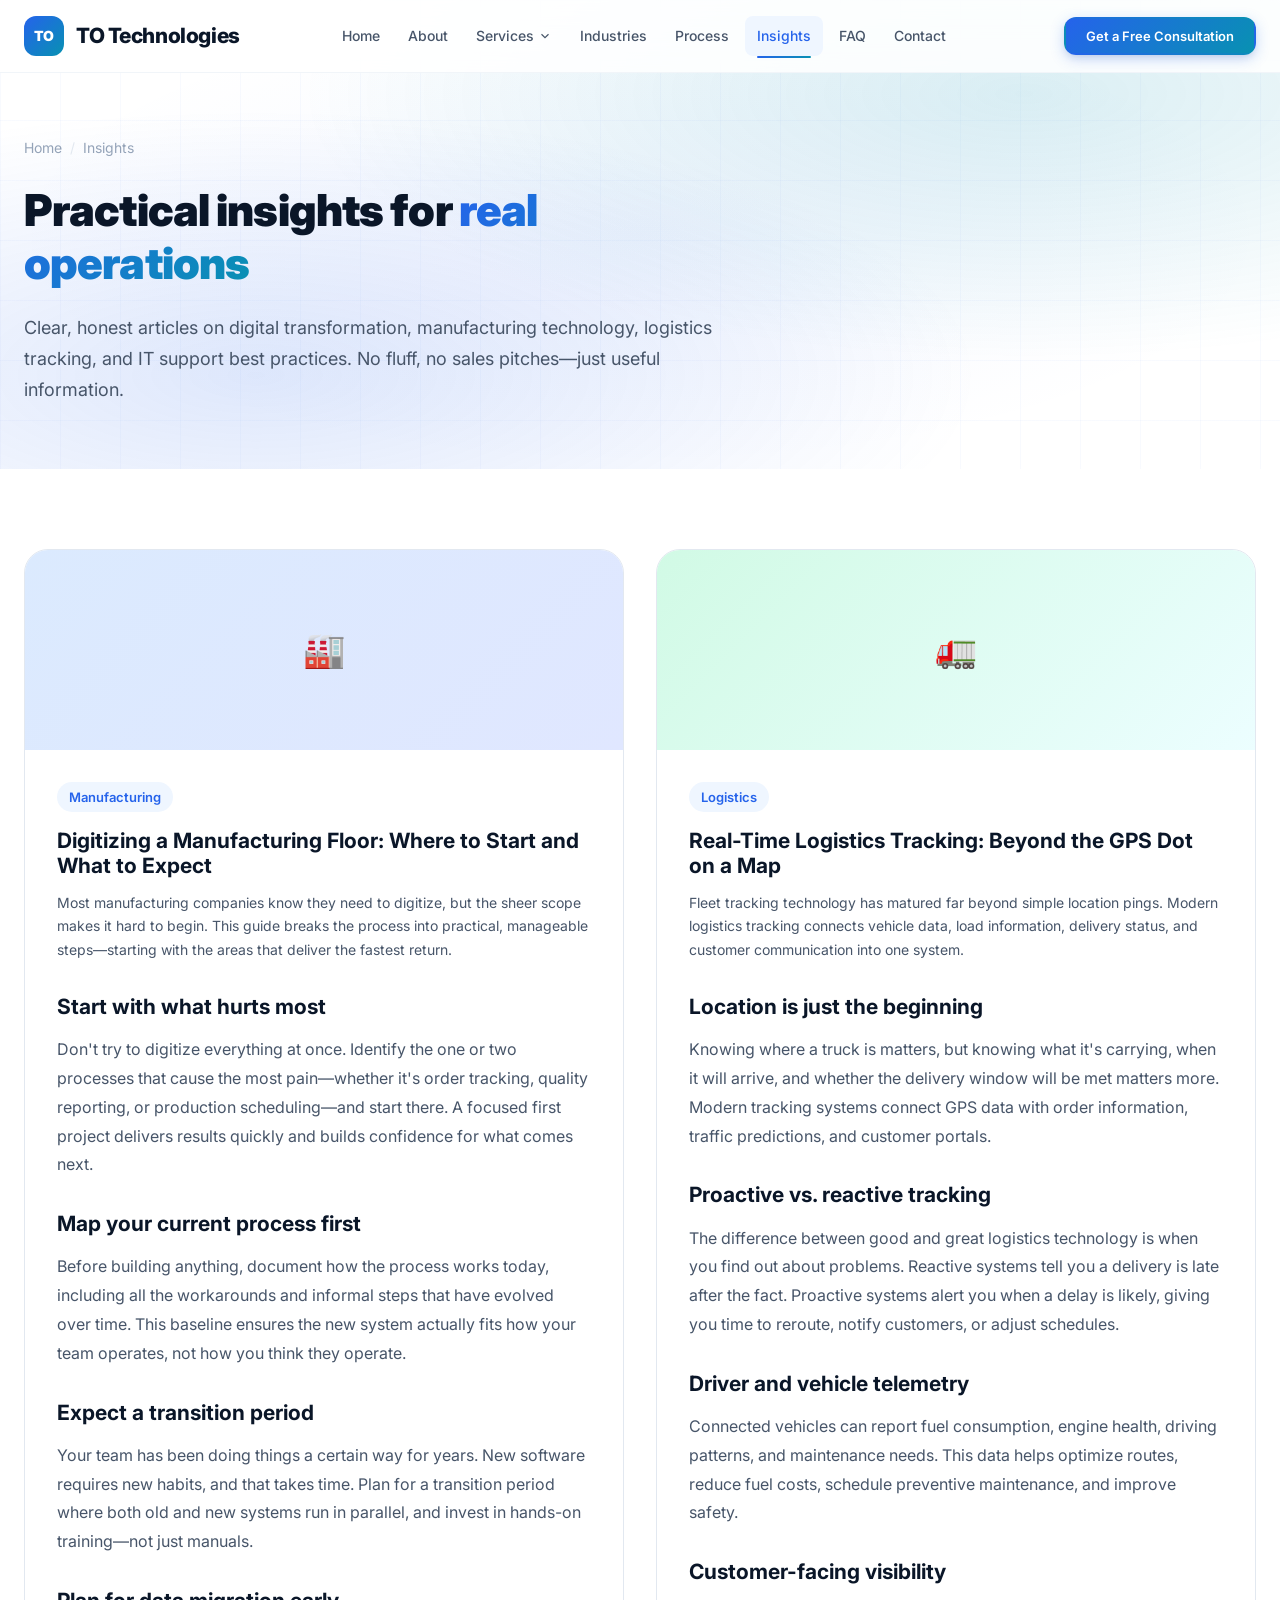
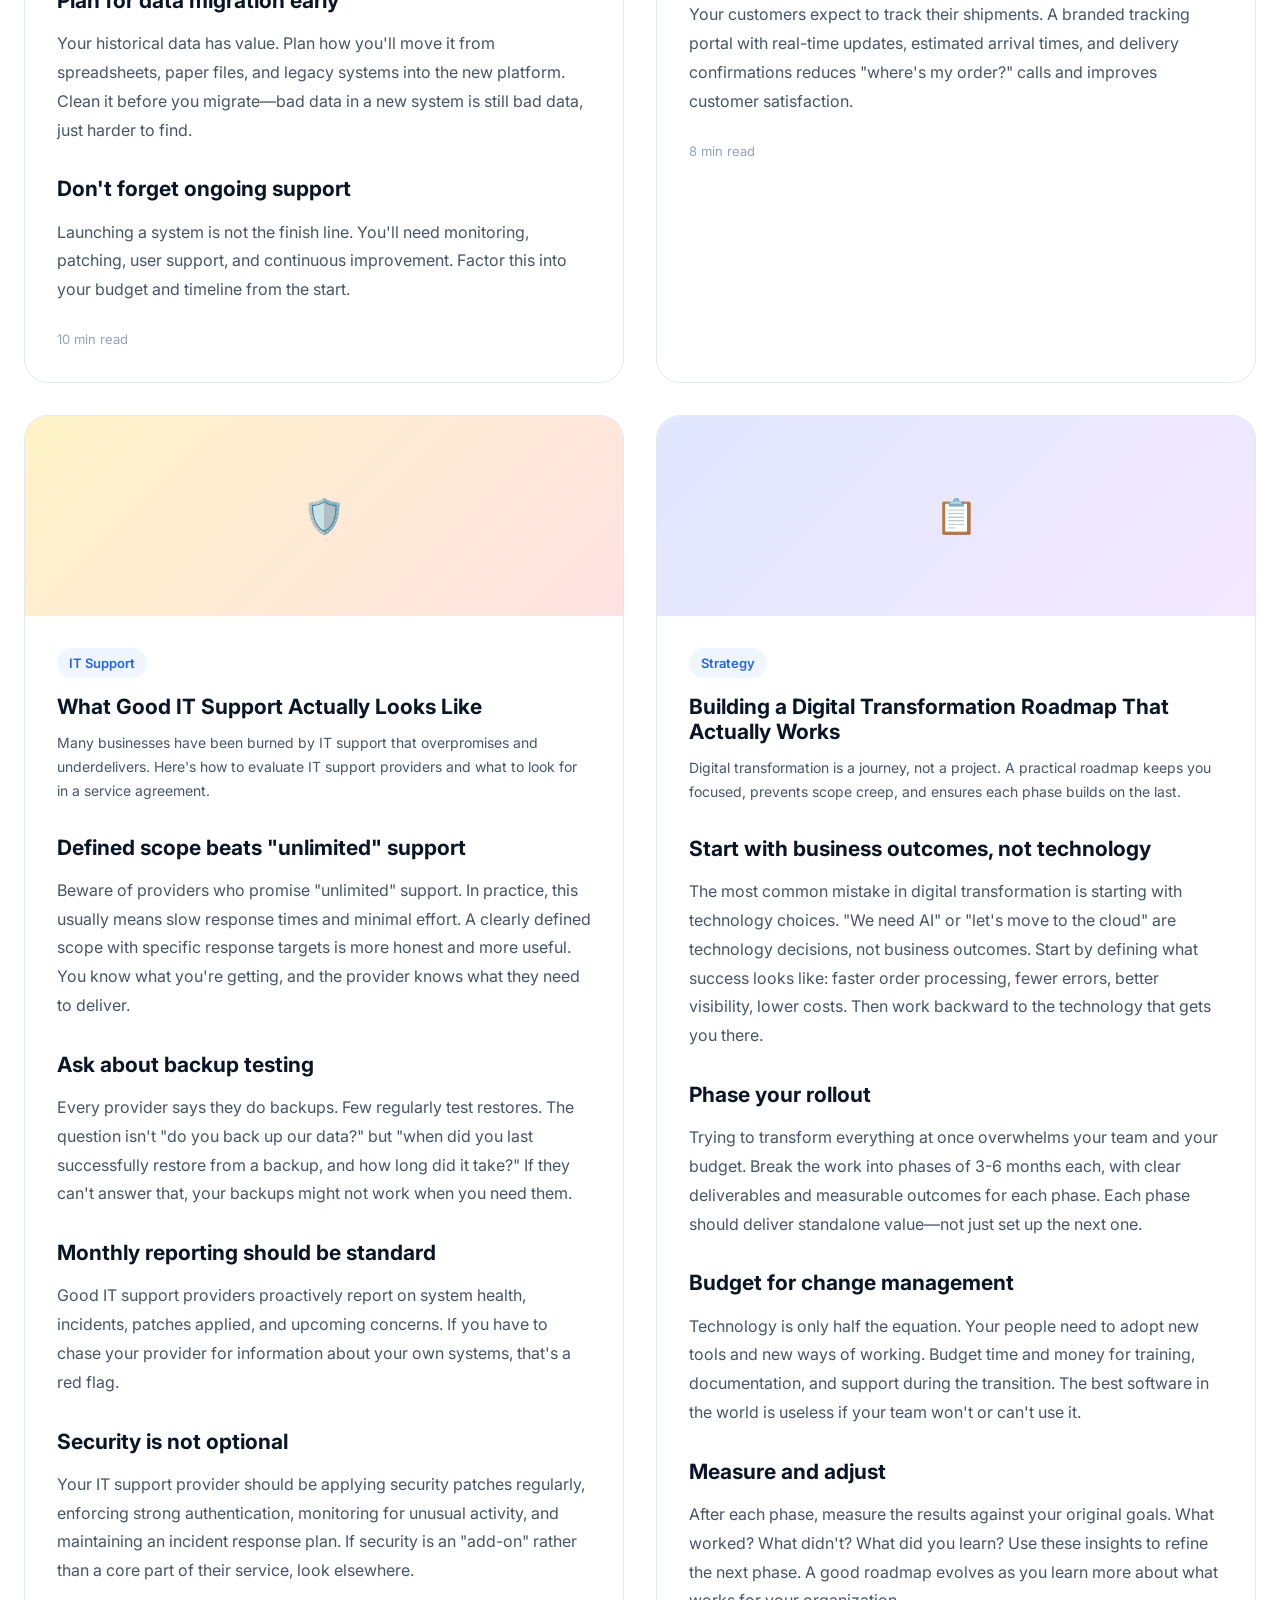
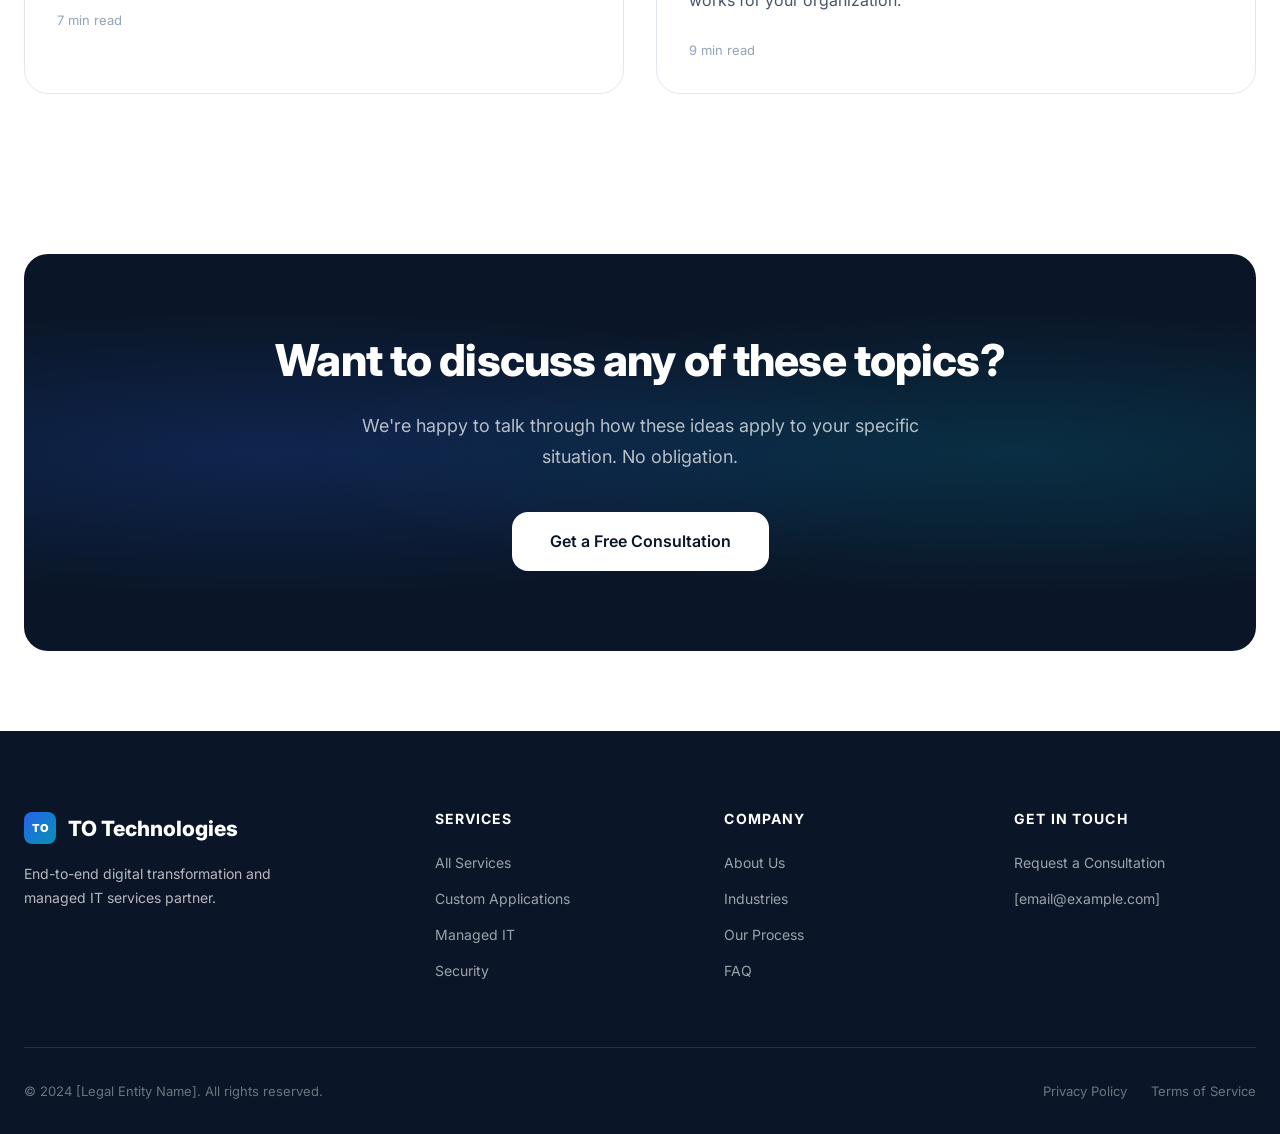
<file: insights.html>
<!DOCTYPE html>
<html lang="en">
<head>
  <meta charset="UTF-8">
  <meta name="viewport" content="width=device-width, initial-scale=1.0">
  <title>Insights — TO Technologies</title>
  <meta name="description" content="Practical insights on digitizing manufacturing, logistics tracking, IT support best practices, and building a digital transformation roadmap.">
  <meta property="og:title" content="Insights — TO Technologies">
  <meta property="og:description" content="Practical articles on digital transformation, manufacturing technology, and IT best practices.">
  <meta property="og:type" content="website">
  <link rel="canonical" href="https://www.example.com/insights.html">
  <link rel="icon" type="image/svg+xml" href="favicon.svg">
  <link rel="stylesheet" href="css/style.css">
</head>
<body>
  <a href="#main-content" class="skip-link">Skip to main content</a>
  <header class="header" role="banner">
    <div class="header__inner">
      <a href="index.html" class="header__logo" aria-label="TO Technologies Home"><span class="header__logo-icon">TO</span> TO Technologies</a>
      <nav class="nav" role="navigation" aria-label="Main navigation">
        <a href="index.html" class="nav__link">Home</a><a href="about.html" class="nav__link">About</a>
        <div class="nav__dropdown"><a href="services.html" class="nav__link nav__dropdown-trigger">Services <svg viewBox="0 0 24 24" fill="none" stroke="currentColor" stroke-width="2"><polyline points="6 9 12 15 18 9"></polyline></svg></a><div class="nav__dropdown-menu"><a href="custom-applications.html" class="nav__dropdown-item">Custom Applications</a><a href="managed-it.html" class="nav__dropdown-item">Managed IT &amp; Support</a><a href="security.html" class="nav__dropdown-item">Security &amp; Reliability</a><a href="engagement-models.html" class="nav__dropdown-item">Engagement Models</a></div></div>
        <a href="industries.html" class="nav__link">Industries</a><a href="process.html" class="nav__link">Process</a><a href="insights.html" class="nav__link nav__link--active">Insights</a><a href="faq.html" class="nav__link">FAQ</a><a href="contact.html" class="nav__link">Contact</a>
      </nav>
      <div class="header__cta"><a href="contact.html" class="btn btn--primary btn--sm">Get a Free Consultation</a></div>
      <button class="menu-toggle" aria-label="Toggle menu" aria-expanded="false"><span class="menu-toggle__bar"></span><span class="menu-toggle__bar"></span><span class="menu-toggle__bar"></span></button>
    </div><div class="mobile-overlay" aria-hidden="true"></div>
  </header>

  <main id="main-content">
    <section class="page-hero">
      <div class="page-hero__mesh" aria-hidden="true"></div><div class="page-hero__grid" aria-hidden="true"></div>
      <div class="container">
        <div class="page-hero__content">
          <nav class="page-hero__breadcrumb" aria-label="Breadcrumb"><a href="index.html">Home</a><span class="page-hero__breadcrumb-sep">/</span><span aria-current="page">Insights</span></nav>
          <h1 class="page-hero__title">Practical insights for <span class="text-gradient">real operations</span></h1>
          <p class="page-hero__subtitle">Clear, honest articles on digital transformation, manufacturing technology, logistics tracking, and IT support best practices. No fluff, no sales pitches—just useful information.</p>
        </div>
      </div>
    </section>

    <!-- ARTICLES GRID -->
    <section class="section" aria-labelledby="articles-title">
      <div class="container">
        <h2 class="sr-only" id="articles-title">Articles</h2>
        <div class="grid grid--2 reveal-stagger">

          <!-- Article 1 -->
          <article class="article-card" id="article-manufacturing">
            <div class="article-card__image" style="background: linear-gradient(135deg, #DBEAFE 0%, #E0E7FF 100%);">🏭</div>
            <div class="article-card__body">
              <span class="article-card__tag">Manufacturing</span>
              <h2 class="article-card__title">Digitizing a Manufacturing Floor: Where to Start and What to Expect</h2>
              <p class="article-card__excerpt">Most manufacturing companies know they need to digitize, but the sheer scope makes it hard to begin. This guide breaks the process into practical, manageable steps—starting with the areas that deliver the fastest return.</p>
              <div class="article-content" style="margin-top: var(--space-8);">
                <h3>Start with what hurts most</h3>
                <p>Don't try to digitize everything at once. Identify the one or two processes that cause the most pain—whether it's order tracking, quality reporting, or production scheduling—and start there. A focused first project delivers results quickly and builds confidence for what comes next.</p>
                <h3>Map your current process first</h3>
                <p>Before building anything, document how the process works today, including all the workarounds and informal steps that have evolved over time. This baseline ensures the new system actually fits how your team operates, not how you think they operate.</p>
                <h3>Expect a transition period</h3>
                <p>Your team has been doing things a certain way for years. New software requires new habits, and that takes time. Plan for a transition period where both old and new systems run in parallel, and invest in hands-on training—not just manuals.</p>
                <h3>Plan for data migration early</h3>
                <p>Your historical data has value. Plan how you'll move it from spreadsheets, paper files, and legacy systems into the new platform. Clean it before you migrate—bad data in a new system is still bad data, just harder to find.</p>
                <h3>Don't forget ongoing support</h3>
                <p>Launching a system is not the finish line. You'll need monitoring, patching, user support, and continuous improvement. Factor this into your budget and timeline from the start.</p>
              </div>
              <p class="article-card__meta">10 min read</p>
            </div>
          </article>

          <!-- Article 2 -->
          <article class="article-card" id="article-logistics">
            <div class="article-card__image" style="background: linear-gradient(135deg, #D1FAE5 0%, #ECFEFF 100%);">🚛</div>
            <div class="article-card__body">
              <span class="article-card__tag">Logistics</span>
              <h2 class="article-card__title">Real-Time Logistics Tracking: Beyond the GPS Dot on a Map</h2>
              <p class="article-card__excerpt">Fleet tracking technology has matured far beyond simple location pings. Modern logistics tracking connects vehicle data, load information, delivery status, and customer communication into one system.</p>
              <div class="article-content" style="margin-top: var(--space-8);">
                <h3>Location is just the beginning</h3>
                <p>Knowing where a truck is matters, but knowing what it's carrying, when it will arrive, and whether the delivery window will be met matters more. Modern tracking systems connect GPS data with order information, traffic predictions, and customer portals.</p>
                <h3>Proactive vs. reactive tracking</h3>
                <p>The difference between good and great logistics technology is when you find out about problems. Reactive systems tell you a delivery is late after the fact. Proactive systems alert you when a delay is likely, giving you time to reroute, notify customers, or adjust schedules.</p>
                <h3>Driver and vehicle telemetry</h3>
                <p>Connected vehicles can report fuel consumption, engine health, driving patterns, and maintenance needs. This data helps optimize routes, reduce fuel costs, schedule preventive maintenance, and improve safety.</p>
                <h3>Customer-facing visibility</h3>
                <p>Your customers expect to track their shipments. A branded tracking portal with real-time updates, estimated arrival times, and delivery confirmations reduces "where's my order?" calls and improves customer satisfaction.</p>
              </div>
              <p class="article-card__meta">8 min read</p>
            </div>
          </article>

          <!-- Article 3 -->
          <article class="article-card" id="article-it-support">
            <div class="article-card__image" style="background: linear-gradient(135deg, #FEF3C7 0%, #FEE2E2 100%);">🛡️</div>
            <div class="article-card__body">
              <span class="article-card__tag">IT Support</span>
              <h2 class="article-card__title">What Good IT Support Actually Looks Like</h2>
              <p class="article-card__excerpt">Many businesses have been burned by IT support that overpromises and underdelivers. Here's how to evaluate IT support providers and what to look for in a service agreement.</p>
              <div class="article-content" style="margin-top: var(--space-8);">
                <h3>Defined scope beats "unlimited" support</h3>
                <p>Beware of providers who promise "unlimited" support. In practice, this usually means slow response times and minimal effort. A clearly defined scope with specific response targets is more honest and more useful. You know what you're getting, and the provider knows what they need to deliver.</p>
                <h3>Ask about backup testing</h3>
                <p>Every provider says they do backups. Few regularly test restores. The question isn't "do you back up our data?" but "when did you last successfully restore from a backup, and how long did it take?" If they can't answer that, your backups might not work when you need them.</p>
                <h3>Monthly reporting should be standard</h3>
                <p>Good IT support providers proactively report on system health, incidents, patches applied, and upcoming concerns. If you have to chase your provider for information about your own systems, that's a red flag.</p>
                <h3>Security is not optional</h3>
                <p>Your IT support provider should be applying security patches regularly, enforcing strong authentication, monitoring for unusual activity, and maintaining an incident response plan. If security is an "add-on" rather than a core part of their service, look elsewhere.</p>
              </div>
              <p class="article-card__meta">7 min read</p>
            </div>
          </article>

          <!-- Article 4 -->
          <article class="article-card" id="article-roadmap">
            <div class="article-card__image" style="background: linear-gradient(135deg, #E0E7FF 0%, #F3E8FF 100%);">📋</div>
            <div class="article-card__body">
              <span class="article-card__tag">Strategy</span>
              <h2 class="article-card__title">Building a Digital Transformation Roadmap That Actually Works</h2>
              <p class="article-card__excerpt">Digital transformation is a journey, not a project. A practical roadmap keeps you focused, prevents scope creep, and ensures each phase builds on the last.</p>
              <div class="article-content" style="margin-top: var(--space-8);">
                <h3>Start with business outcomes, not technology</h3>
                <p>The most common mistake in digital transformation is starting with technology choices. "We need AI" or "let's move to the cloud" are technology decisions, not business outcomes. Start by defining what success looks like: faster order processing, fewer errors, better visibility, lower costs. Then work backward to the technology that gets you there.</p>
                <h3>Phase your rollout</h3>
                <p>Trying to transform everything at once overwhelms your team and your budget. Break the work into phases of 3-6 months each, with clear deliverables and measurable outcomes for each phase. Each phase should deliver standalone value—not just set up the next one.</p>
                <h3>Budget for change management</h3>
                <p>Technology is only half the equation. Your people need to adopt new tools and new ways of working. Budget time and money for training, documentation, and support during the transition. The best software in the world is useless if your team won't or can't use it.</p>
                <h3>Measure and adjust</h3>
                <p>After each phase, measure the results against your original goals. What worked? What didn't? What did you learn? Use these insights to refine the next phase. A good roadmap evolves as you learn more about what works for your organization.</p>
              </div>
              <p class="article-card__meta">9 min read</p>
            </div>
          </article>

        </div>
      </div>
    </section>

    <section class="section">
      <div class="cta-section">
        <div class="cta-section__mesh" aria-hidden="true"></div>
        <div class="cta-section__content">
          <h2 class="cta-section__title">Want to discuss any of these topics?</h2>
          <p class="cta-section__text">We're happy to talk through how these ideas apply to your specific situation. No obligation.</p>
          <div class="cta-section__actions"><a href="contact.html" class="btn btn--white btn--lg">Get a Free Consultation</a></div>
        </div>
      </div>
    </section>
  </main>

  <footer class="footer" role="contentinfo">
    <div class="container">
      <div class="footer__grid">
        <div><div class="footer__brand-name"><span class="header__logo-icon" style="width:32px;height:32px;font-size:11px;border-radius:8px;">TO</span> TO Technologies</div><p class="footer__brand-desc">End-to-end digital transformation and managed IT services partner.</p></div>
        <div><h3 class="footer__heading">Services</h3><div class="footer__links"><a href="services.html" class="footer__link">All Services</a><a href="custom-applications.html" class="footer__link">Custom Applications</a><a href="managed-it.html" class="footer__link">Managed IT</a><a href="security.html" class="footer__link">Security</a></div></div>
        <div><h3 class="footer__heading">Company</h3><div class="footer__links"><a href="about.html" class="footer__link">About Us</a><a href="industries.html" class="footer__link">Industries</a><a href="process.html" class="footer__link">Our Process</a><a href="faq.html" class="footer__link">FAQ</a></div></div>
        <div><h3 class="footer__heading">Get in Touch</h3><div class="footer__links"><a href="contact.html" class="footer__link">Request a Consultation</a><a href="mailto:info@example.com" class="footer__link">[email@example.com]</a></div></div>
      </div>
      <div class="footer__bottom"><p>&copy; 2024 [Legal Entity Name]. All rights reserved.</p><div class="footer__bottom-links"><a href="privacy.html">Privacy Policy</a><a href="terms.html">Terms of Service</a></div></div>
    </div>
  </footer>
  <script src="js/main.js"></script>
</body>
</html>
</file>
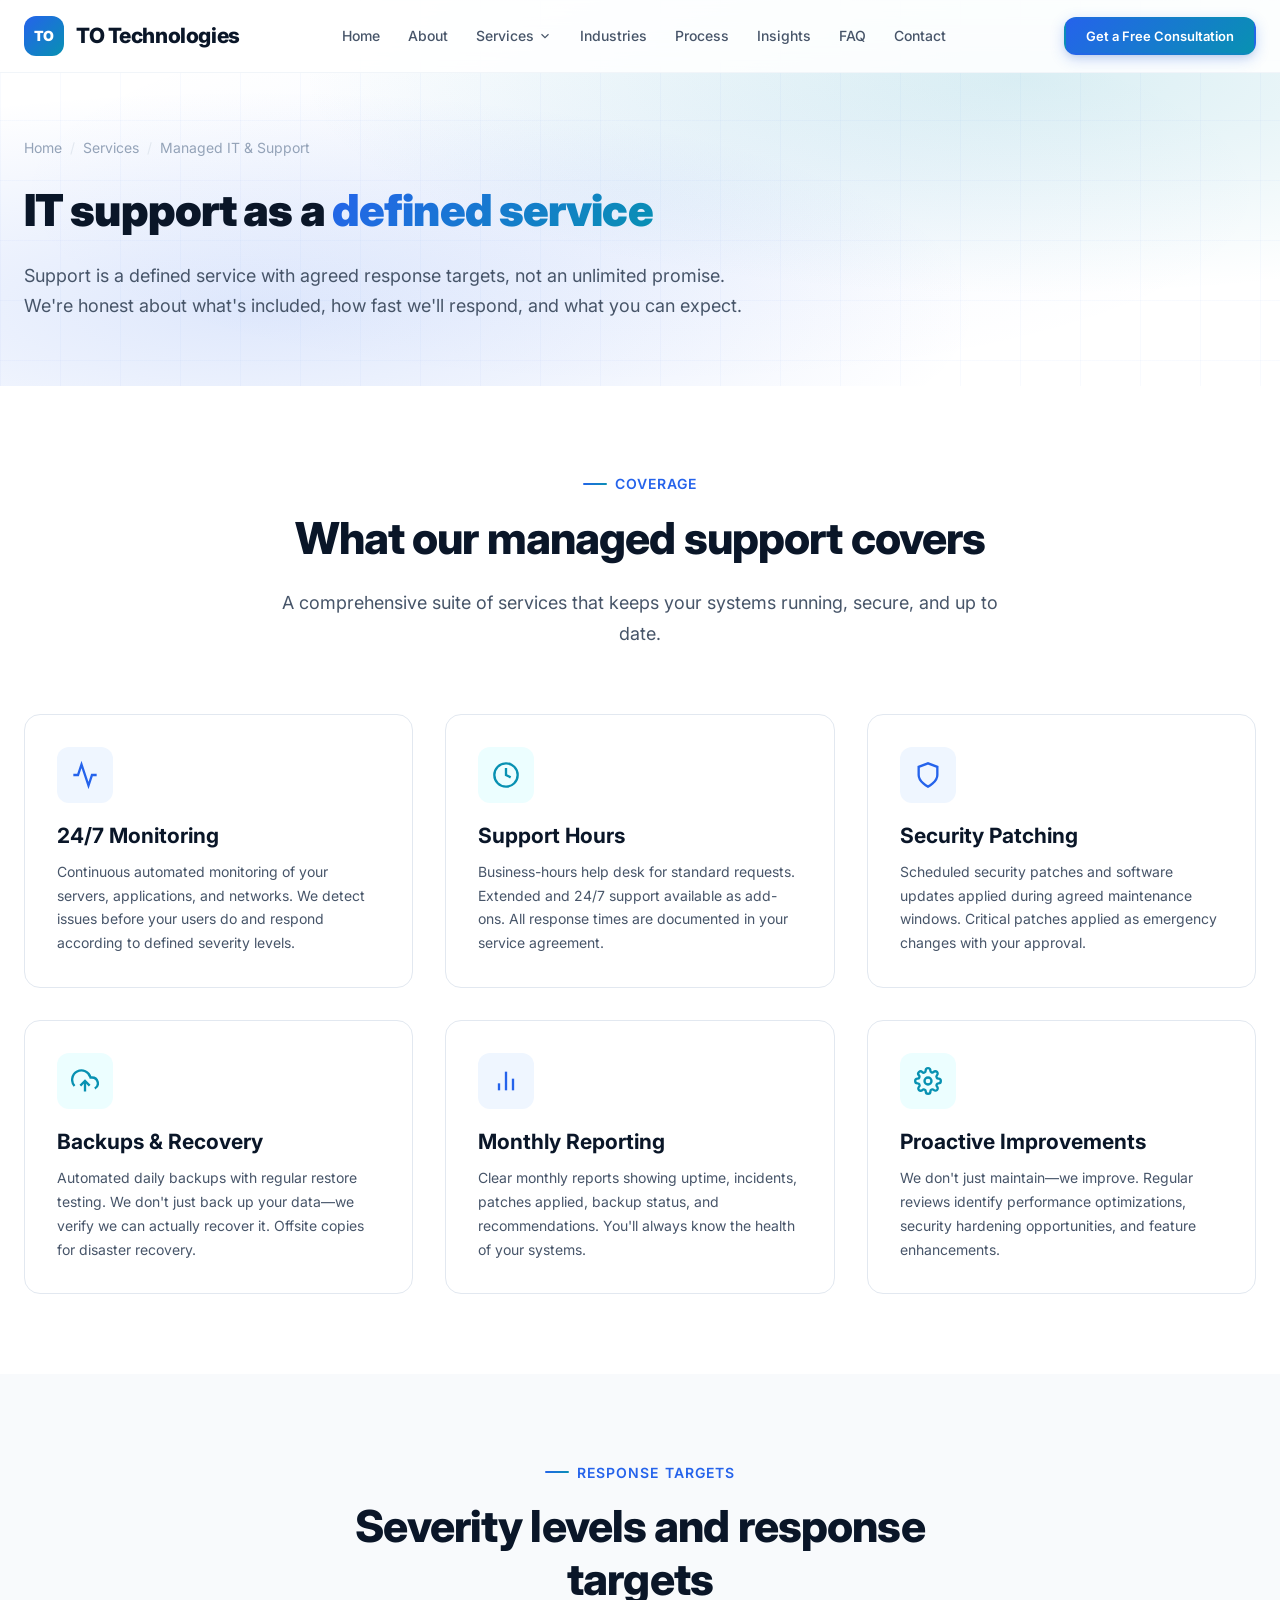
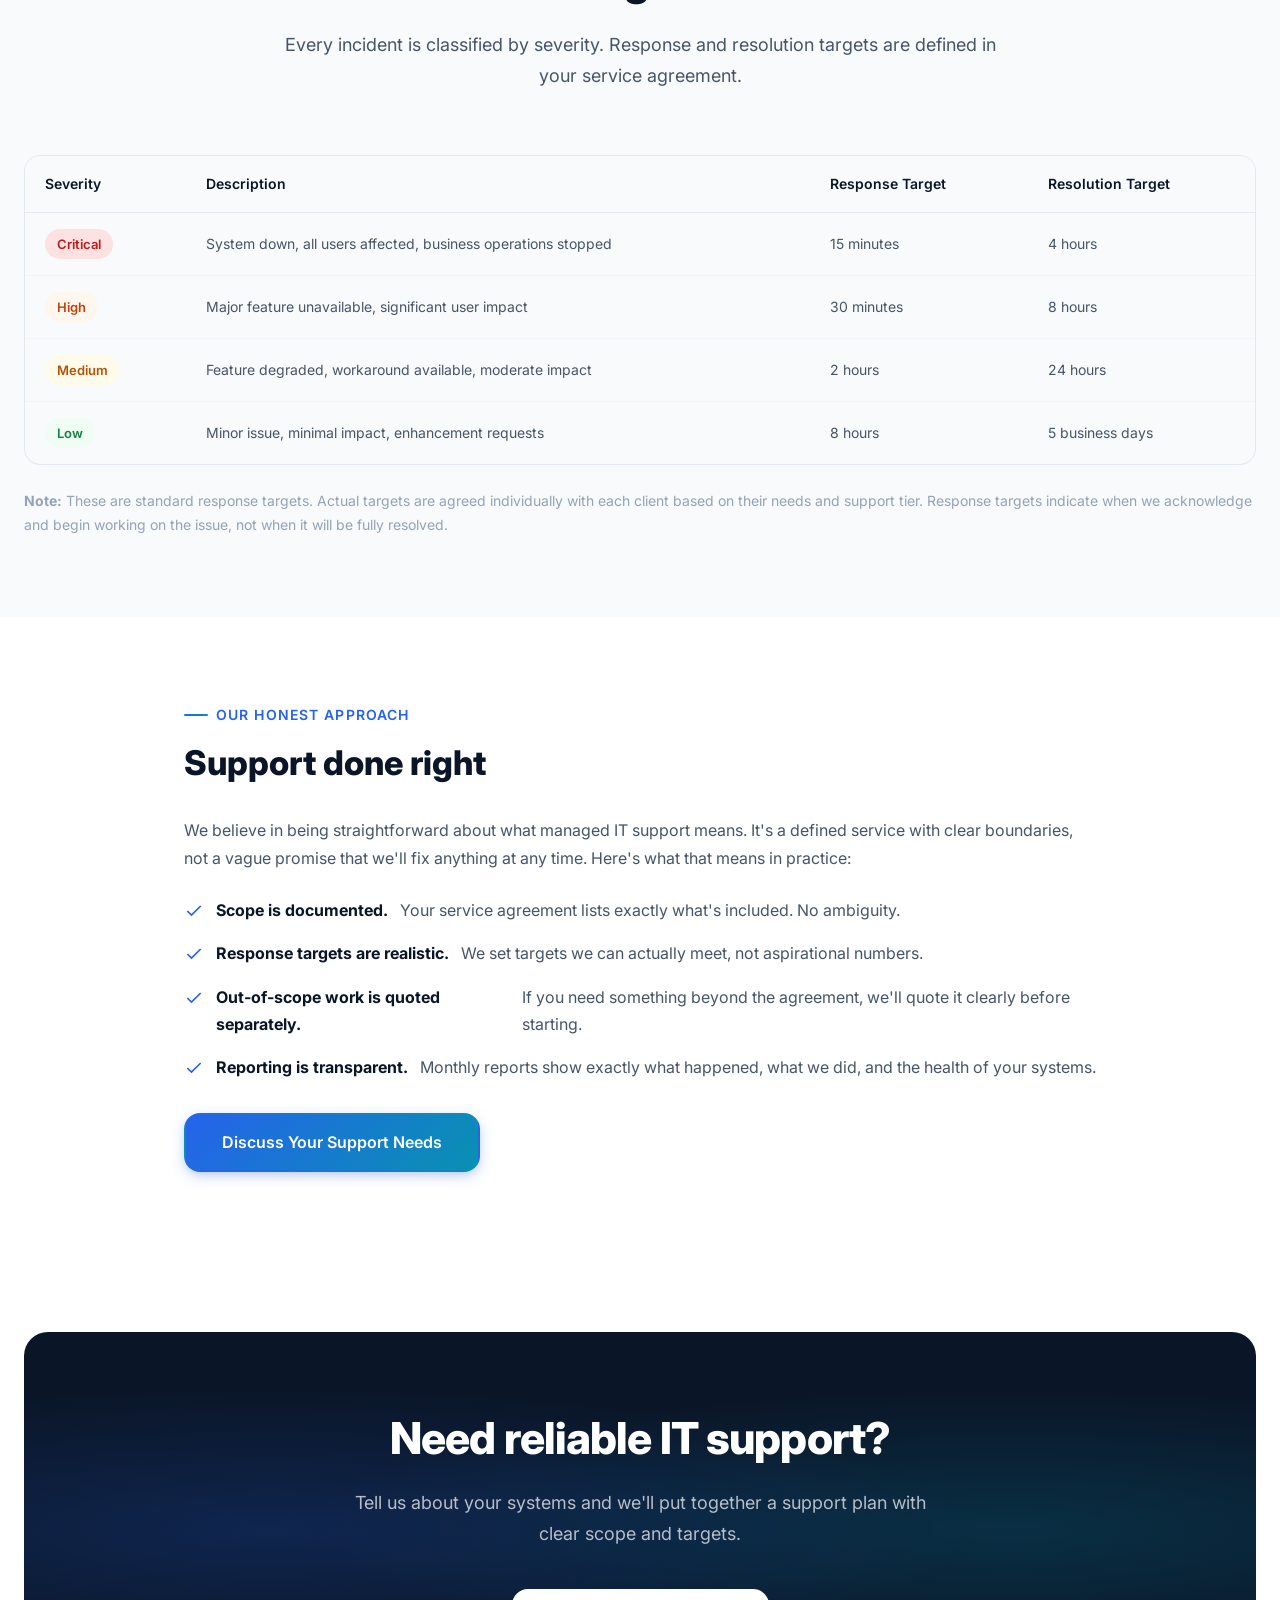
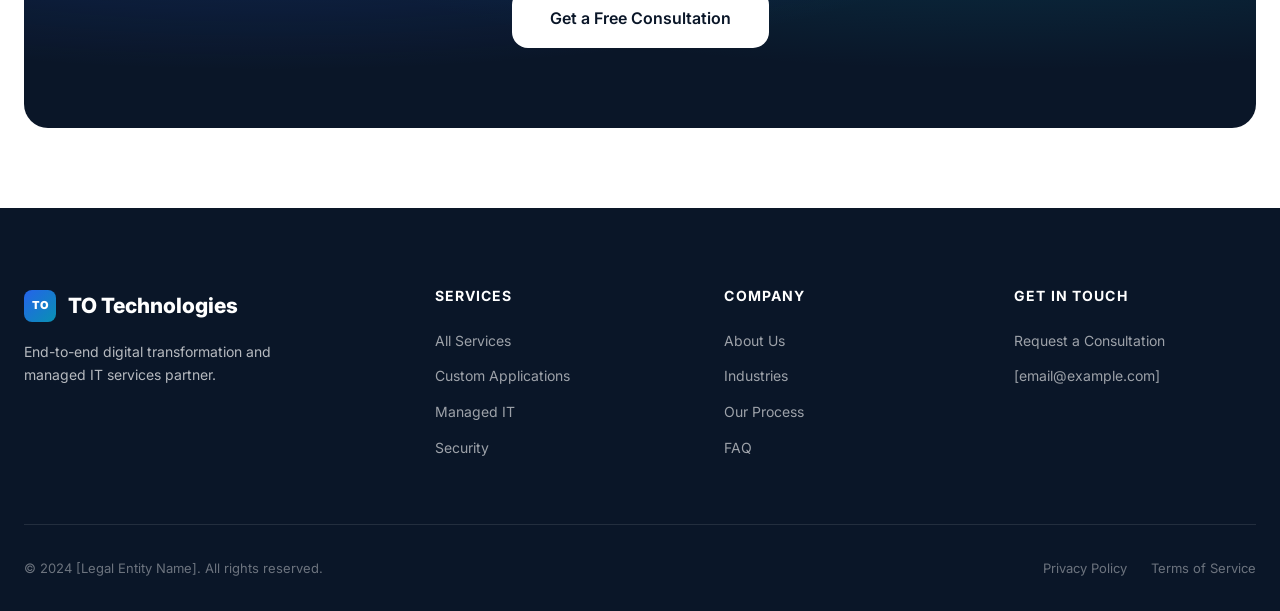
<file: managed-it.html>
<!DOCTYPE html>
<html lang="en">
<head>
  <meta charset="UTF-8">
  <meta name="viewport" content="width=device-width, initial-scale=1.0">
  <title>Managed IT &amp; Support — TO Technologies</title>
  <meta name="description" content="Defined, reliable IT support with agreed response targets. 24/7 monitoring, scheduled patching, backups, incident response, and monthly reporting.">
  <meta property="og:title" content="Managed IT & Support — TO Technologies">
  <meta property="og:description" content="IT support as a defined service—not an unlimited promise.">
  <meta property="og:type" content="website">
  <link rel="canonical" href="https://www.example.com/managed-it.html">
  <link rel="icon" type="image/svg+xml" href="favicon.svg">
  <link rel="stylesheet" href="css/style.css">
</head>
<body>
  <a href="#main-content" class="skip-link">Skip to main content</a>
  <header class="header" role="banner">
    <div class="header__inner">
      <a href="index.html" class="header__logo" aria-label="TO Technologies Home"><span class="header__logo-icon">TO</span> TO Technologies</a>
      <nav class="nav" role="navigation" aria-label="Main navigation">
        <a href="index.html" class="nav__link">Home</a><a href="about.html" class="nav__link">About</a>
        <div class="nav__dropdown"><a href="services.html" class="nav__link nav__dropdown-trigger">Services <svg viewBox="0 0 24 24" fill="none" stroke="currentColor" stroke-width="2"><polyline points="6 9 12 15 18 9"></polyline></svg></a><div class="nav__dropdown-menu"><a href="custom-applications.html" class="nav__dropdown-item">Custom Applications</a><a href="managed-it.html" class="nav__dropdown-item">Managed IT &amp; Support</a><a href="security.html" class="nav__dropdown-item">Security &amp; Reliability</a><a href="engagement-models.html" class="nav__dropdown-item">Engagement Models</a></div></div>
        <a href="industries.html" class="nav__link">Industries</a><a href="process.html" class="nav__link">Process</a><a href="insights.html" class="nav__link">Insights</a><a href="faq.html" class="nav__link">FAQ</a><a href="contact.html" class="nav__link">Contact</a>
      </nav>
      <div class="header__cta"><a href="contact.html" class="btn btn--primary btn--sm">Get a Free Consultation</a></div>
      <button class="menu-toggle" aria-label="Toggle menu" aria-expanded="false"><span class="menu-toggle__bar"></span><span class="menu-toggle__bar"></span><span class="menu-toggle__bar"></span></button>
    </div><div class="mobile-overlay" aria-hidden="true"></div>
  </header>

  <main id="main-content">
    <section class="page-hero">
      <div class="page-hero__mesh" aria-hidden="true"></div>
      <div class="page-hero__grid" aria-hidden="true"></div>
      <div class="container">
        <div class="page-hero__content">
          <nav class="page-hero__breadcrumb" aria-label="Breadcrumb"><a href="index.html">Home</a><span class="page-hero__breadcrumb-sep">/</span><a href="services.html">Services</a><span class="page-hero__breadcrumb-sep">/</span><span aria-current="page">Managed IT &amp; Support</span></nav>
          <h1 class="page-hero__title">IT support as a <span class="text-gradient">defined service</span></h1>
          <p class="page-hero__subtitle">Support is a defined service with agreed response targets, not an unlimited promise. We're honest about what's included, how fast we'll respond, and what you can expect.</p>
        </div>
      </div>
    </section>

    <!-- WHAT'S INCLUDED -->
    <section class="section" aria-labelledby="coverage-title">
      <div class="container">
        <div class="section-header reveal">
          <span class="section-label">Coverage</span>
          <h2 class="section-title" id="coverage-title">What our managed support covers</h2>
          <p class="section-subtitle">A comprehensive suite of services that keeps your systems running, secure, and up to date.</p>
        </div>
        <div class="grid grid--3 reveal-stagger">
          <div class="card">
            <div class="card__icon"><svg viewBox="0 0 24 24" fill="none" stroke="currentColor" stroke-width="2"><polyline points="22 12 18 12 15 21 9 3 6 12 2 12"></polyline></svg></div>
            <h3 class="card__title">24/7 Monitoring</h3>
            <p class="card__text">Continuous automated monitoring of your servers, applications, and networks. We detect issues before your users do and respond according to defined severity levels.</p>
          </div>
          <div class="card">
            <div class="card__icon card__icon--teal"><svg viewBox="0 0 24 24" fill="none" stroke="currentColor" stroke-width="2"><circle cx="12" cy="12" r="10"></circle><polyline points="12 6 12 12 16 14"></polyline></svg></div>
            <h3 class="card__title">Support Hours</h3>
            <p class="card__text">Business-hours help desk for standard requests. Extended and 24/7 support available as add-ons. All response times are documented in your service agreement.</p>
          </div>
          <div class="card">
            <div class="card__icon"><svg viewBox="0 0 24 24" fill="none" stroke="currentColor" stroke-width="2"><path d="M12 22s8-4 8-10V5l-8-3-8 3v7c0 6 8 10 8 10z"></path></svg></div>
            <h3 class="card__title">Security Patching</h3>
            <p class="card__text">Scheduled security patches and software updates applied during agreed maintenance windows. Critical patches applied as emergency changes with your approval.</p>
          </div>
          <div class="card">
            <div class="card__icon card__icon--teal"><svg viewBox="0 0 24 24" fill="none" stroke="currentColor" stroke-width="2"><polyline points="16 16 12 12 8 16"></polyline><line x1="12" y1="12" x2="12" y2="21"></line><path d="M20.39 18.39A5 5 0 0 0 18 9h-1.26A8 8 0 1 0 3 16.3"></path></svg></div>
            <h3 class="card__title">Backups &amp; Recovery</h3>
            <p class="card__text">Automated daily backups with regular restore testing. We don't just back up your data—we verify we can actually recover it. Offsite copies for disaster recovery.</p>
          </div>
          <div class="card">
            <div class="card__icon"><svg viewBox="0 0 24 24" fill="none" stroke="currentColor" stroke-width="2"><line x1="18" y1="20" x2="18" y2="10"></line><line x1="12" y1="20" x2="12" y2="4"></line><line x1="6" y1="20" x2="6" y2="14"></line></svg></div>
            <h3 class="card__title">Monthly Reporting</h3>
            <p class="card__text">Clear monthly reports showing uptime, incidents, patches applied, backup status, and recommendations. You'll always know the health of your systems.</p>
          </div>
          <div class="card">
            <div class="card__icon card__icon--teal"><svg viewBox="0 0 24 24" fill="none" stroke="currentColor" stroke-width="2"><circle cx="12" cy="12" r="3"></circle><path d="M19.4 15a1.65 1.65 0 0 0 .33 1.82l.06.06a2 2 0 1 1-2.83 2.83l-.06-.06a1.65 1.65 0 0 0-1.82-.33 1.65 1.65 0 0 0-1 1.51V21a2 2 0 1 1-4 0v-.09A1.65 1.65 0 0 0 9 19.4a1.65 1.65 0 0 0-1.82.33l-.06.06a2 2 0 1 1-2.83-2.83l.06-.06A1.65 1.65 0 0 0 4.68 15a1.65 1.65 0 0 0-1.51-1H3a2 2 0 1 1 0-4h.09A1.65 1.65 0 0 0 4.6 9a1.65 1.65 0 0 0-.33-1.82l-.06-.06a2 2 0 1 1 2.83-2.83l.06.06A1.65 1.65 0 0 0 9 4.68a1.65 1.65 0 0 0 1-1.51V3a2 2 0 1 1 4 0v.09a1.65 1.65 0 0 0 1 1.51 1.65 1.65 0 0 0 1.82-.33l.06-.06a2 2 0 1 1 2.83 2.83l-.06.06A1.65 1.65 0 0 0 19.4 9a1.65 1.65 0 0 0 1.51 1H21a2 2 0 1 1 0 4h-.09a1.65 1.65 0 0 0-1.51 1z"></path></svg></div>
            <h3 class="card__title">Proactive Improvements</h3>
            <p class="card__text">We don't just maintain—we improve. Regular reviews identify performance optimizations, security hardening opportunities, and feature enhancements.</p>
          </div>
        </div>
      </div>
    </section>

    <!-- SEVERITY LEVELS -->
    <section class="section section--alt" aria-labelledby="severity-title">
      <div class="container">
        <div class="section-header reveal">
          <span class="section-label">Response Targets</span>
          <h2 class="section-title" id="severity-title">Severity levels and response targets</h2>
          <p class="section-subtitle">Every incident is classified by severity. Response and resolution targets are defined in your service agreement.</p>
        </div>
        <div class="reveal">
          <div class="table-wrapper">
            <table class="table">
              <thead>
                <tr>
                  <th>Severity</th>
                  <th>Description</th>
                  <th>Response Target</th>
                  <th>Resolution Target</th>
                </tr>
              </thead>
              <tbody>
                <tr>
                  <td><span class="badge badge--critical">Critical</span></td>
                  <td>System down, all users affected, business operations stopped</td>
                  <td>15 minutes</td>
                  <td>4 hours</td>
                </tr>
                <tr>
                  <td><span class="badge badge--high">High</span></td>
                  <td>Major feature unavailable, significant user impact</td>
                  <td>30 minutes</td>
                  <td>8 hours</td>
                </tr>
                <tr>
                  <td><span class="badge badge--medium">Medium</span></td>
                  <td>Feature degraded, workaround available, moderate impact</td>
                  <td>2 hours</td>
                  <td>24 hours</td>
                </tr>
                <tr>
                  <td><span class="badge badge--low">Low</span></td>
                  <td>Minor issue, minimal impact, enhancement requests</td>
                  <td>8 hours</td>
                  <td>5 business days</td>
                </tr>
              </tbody>
            </table>
          </div>
          <p style="margin-top: var(--space-6); font-size: var(--text-sm); color: var(--color-text-muted);">
            <strong>Note:</strong> These are standard response targets. Actual targets are agreed individually with each client based on their needs and support tier. Response targets indicate when we acknowledge and begin working on the issue, not when it will be fully resolved.
          </p>
        </div>
      </div>
    </section>

    <!-- HONEST APPROACH -->
    <section class="section" aria-labelledby="honest-title">
      <div class="container container--narrow">
        <div class="reveal">
          <span class="section-label">Our Honest Approach</span>
          <h2 id="honest-title" style="font-size: var(--text-3xl); font-weight: 800; margin-bottom: var(--space-8);">Support done right</h2>
          <p style="font-size: var(--text-base); color: var(--color-text-secondary); line-height: 1.8; margin-bottom: var(--space-6);">
            We believe in being straightforward about what managed IT support means. It's a defined service with clear boundaries, not a vague promise that we'll fix anything at any time. Here's what that means in practice:
          </p>
          <ul style="list-style: none; display: flex; flex-direction: column; gap: var(--space-4); margin-bottom: var(--space-8);">
            <li style="display: flex; align-items: flex-start; gap: var(--space-3); font-size: var(--text-base); color: var(--color-text-secondary);"><svg viewBox="0 0 24 24" fill="none" stroke="currentColor" stroke-width="2" width="20" height="20" style="flex-shrink:0; margin-top:4px; color: var(--color-blue);"><polyline points="20 6 9 17 4 12"></polyline></svg> <strong style="color: var(--color-navy);">Scope is documented.</strong> Your service agreement lists exactly what's included. No ambiguity.</li>
            <li style="display: flex; align-items: flex-start; gap: var(--space-3); font-size: var(--text-base); color: var(--color-text-secondary);"><svg viewBox="0 0 24 24" fill="none" stroke="currentColor" stroke-width="2" width="20" height="20" style="flex-shrink:0; margin-top:4px; color: var(--color-blue);"><polyline points="20 6 9 17 4 12"></polyline></svg> <strong style="color: var(--color-navy);">Response targets are realistic.</strong> We set targets we can actually meet, not aspirational numbers.</li>
            <li style="display: flex; align-items: flex-start; gap: var(--space-3); font-size: var(--text-base); color: var(--color-text-secondary);"><svg viewBox="0 0 24 24" fill="none" stroke="currentColor" stroke-width="2" width="20" height="20" style="flex-shrink:0; margin-top:4px; color: var(--color-blue);"><polyline points="20 6 9 17 4 12"></polyline></svg> <strong style="color: var(--color-navy);">Out-of-scope work is quoted separately.</strong> If you need something beyond the agreement, we'll quote it clearly before starting.</li>
            <li style="display: flex; align-items: flex-start; gap: var(--space-3); font-size: var(--text-base); color: var(--color-text-secondary);"><svg viewBox="0 0 24 24" fill="none" stroke="currentColor" stroke-width="2" width="20" height="20" style="flex-shrink:0; margin-top:4px; color: var(--color-blue);"><polyline points="20 6 9 17 4 12"></polyline></svg> <strong style="color: var(--color-navy);">Reporting is transparent.</strong> Monthly reports show exactly what happened, what we did, and the health of your systems.</li>
          </ul>
          <a href="contact.html" class="btn btn--primary btn--lg">Discuss Your Support Needs</a>
        </div>
      </div>
    </section>

    <!-- CTA -->
    <section class="section">
      <div class="cta-section">
        <div class="cta-section__mesh" aria-hidden="true"></div>
        <div class="cta-section__content">
          <h2 class="cta-section__title">Need reliable IT support?</h2>
          <p class="cta-section__text">Tell us about your systems and we'll put together a support plan with clear scope and targets.</p>
          <div class="cta-section__actions"><a href="contact.html" class="btn btn--white btn--lg">Get a Free Consultation</a></div>
        </div>
      </div>
    </section>
  </main>

  <footer class="footer" role="contentinfo">
    <div class="container">
      <div class="footer__grid">
        <div><div class="footer__brand-name"><span class="header__logo-icon" style="width:32px;height:32px;font-size:11px;border-radius:8px;">TO</span> TO Technologies</div><p class="footer__brand-desc">End-to-end digital transformation and managed IT services partner.</p></div>
        <div><h3 class="footer__heading">Services</h3><div class="footer__links"><a href="services.html" class="footer__link">All Services</a><a href="custom-applications.html" class="footer__link">Custom Applications</a><a href="managed-it.html" class="footer__link">Managed IT</a><a href="security.html" class="footer__link">Security</a></div></div>
        <div><h3 class="footer__heading">Company</h3><div class="footer__links"><a href="about.html" class="footer__link">About Us</a><a href="industries.html" class="footer__link">Industries</a><a href="process.html" class="footer__link">Our Process</a><a href="faq.html" class="footer__link">FAQ</a></div></div>
        <div><h3 class="footer__heading">Get in Touch</h3><div class="footer__links"><a href="contact.html" class="footer__link">Request a Consultation</a><a href="mailto:info@example.com" class="footer__link">[email@example.com]</a></div></div>
      </div>
      <div class="footer__bottom"><p>&copy; 2024 [Legal Entity Name]. All rights reserved.</p><div class="footer__bottom-links"><a href="privacy.html">Privacy Policy</a><a href="terms.html">Terms of Service</a></div></div>
    </div>
  </footer>
  <script src="js/main.js"></script>
</body>
</html>
</file>
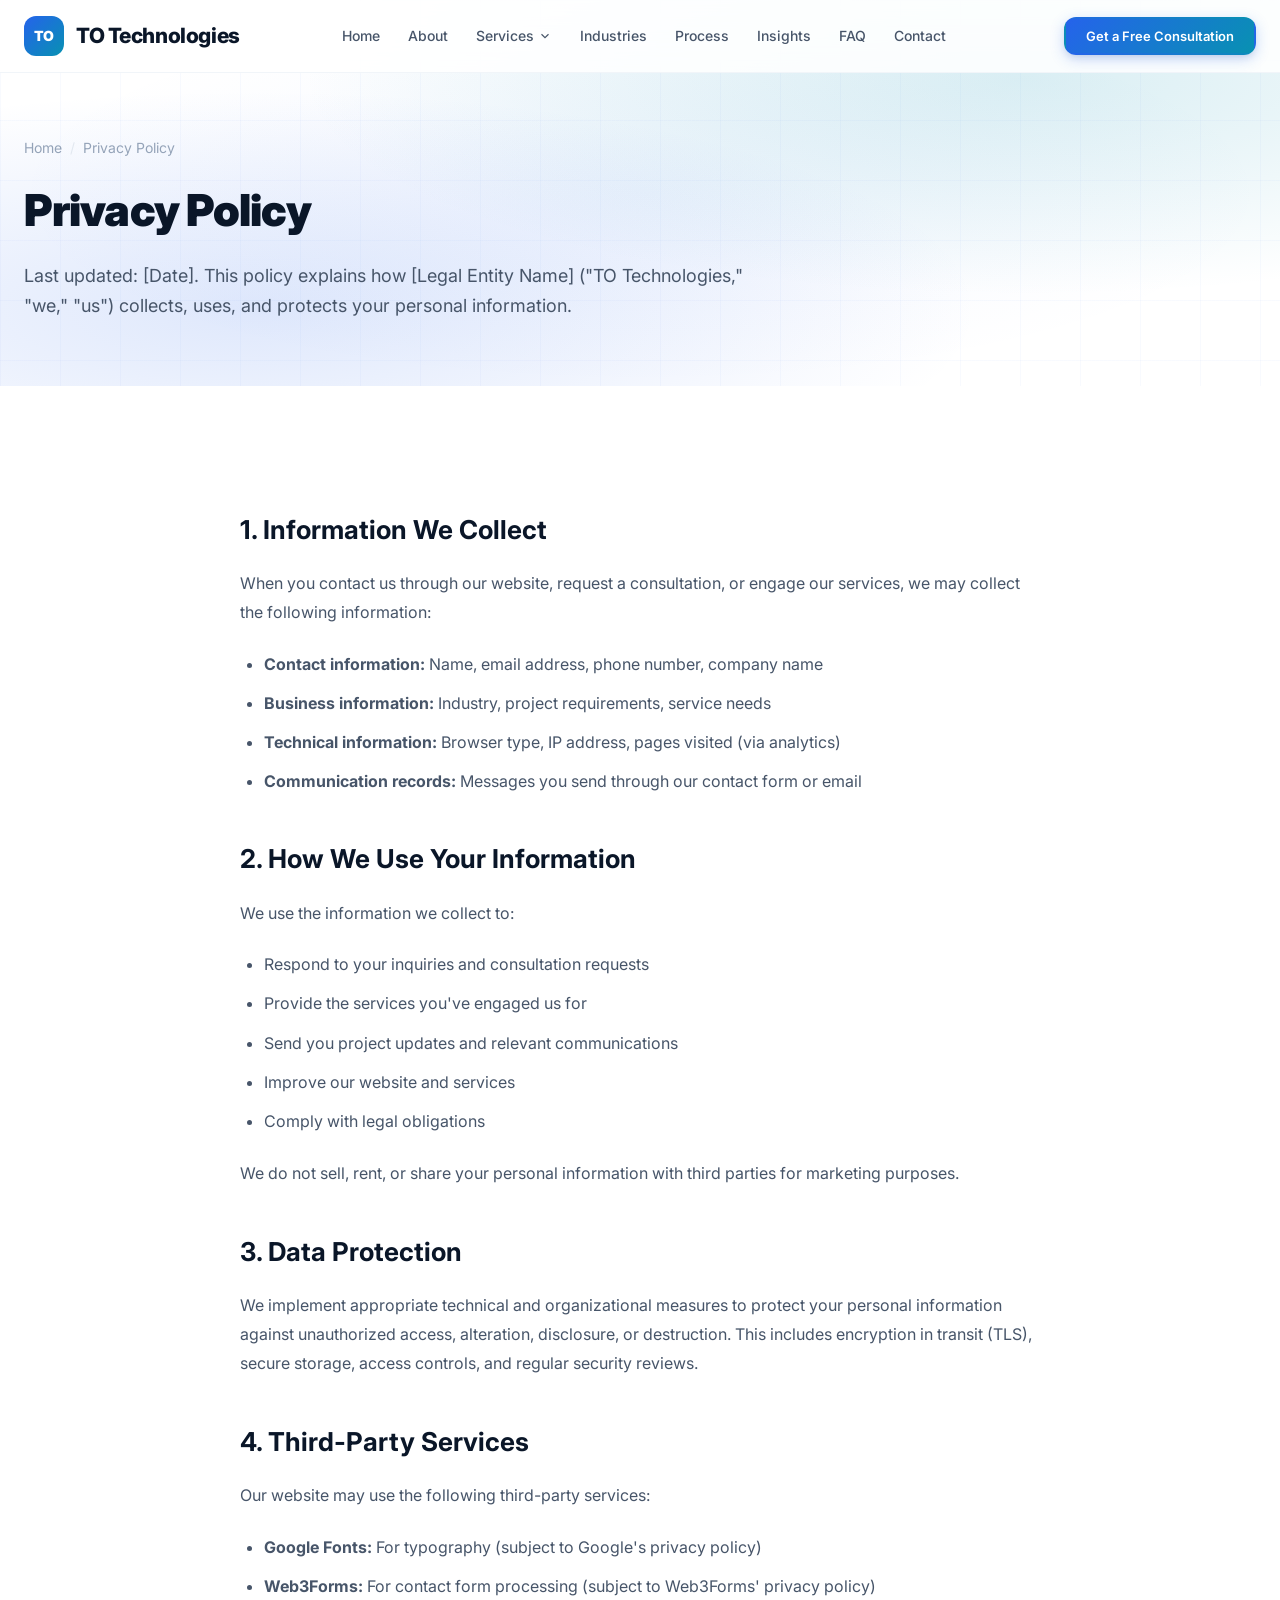
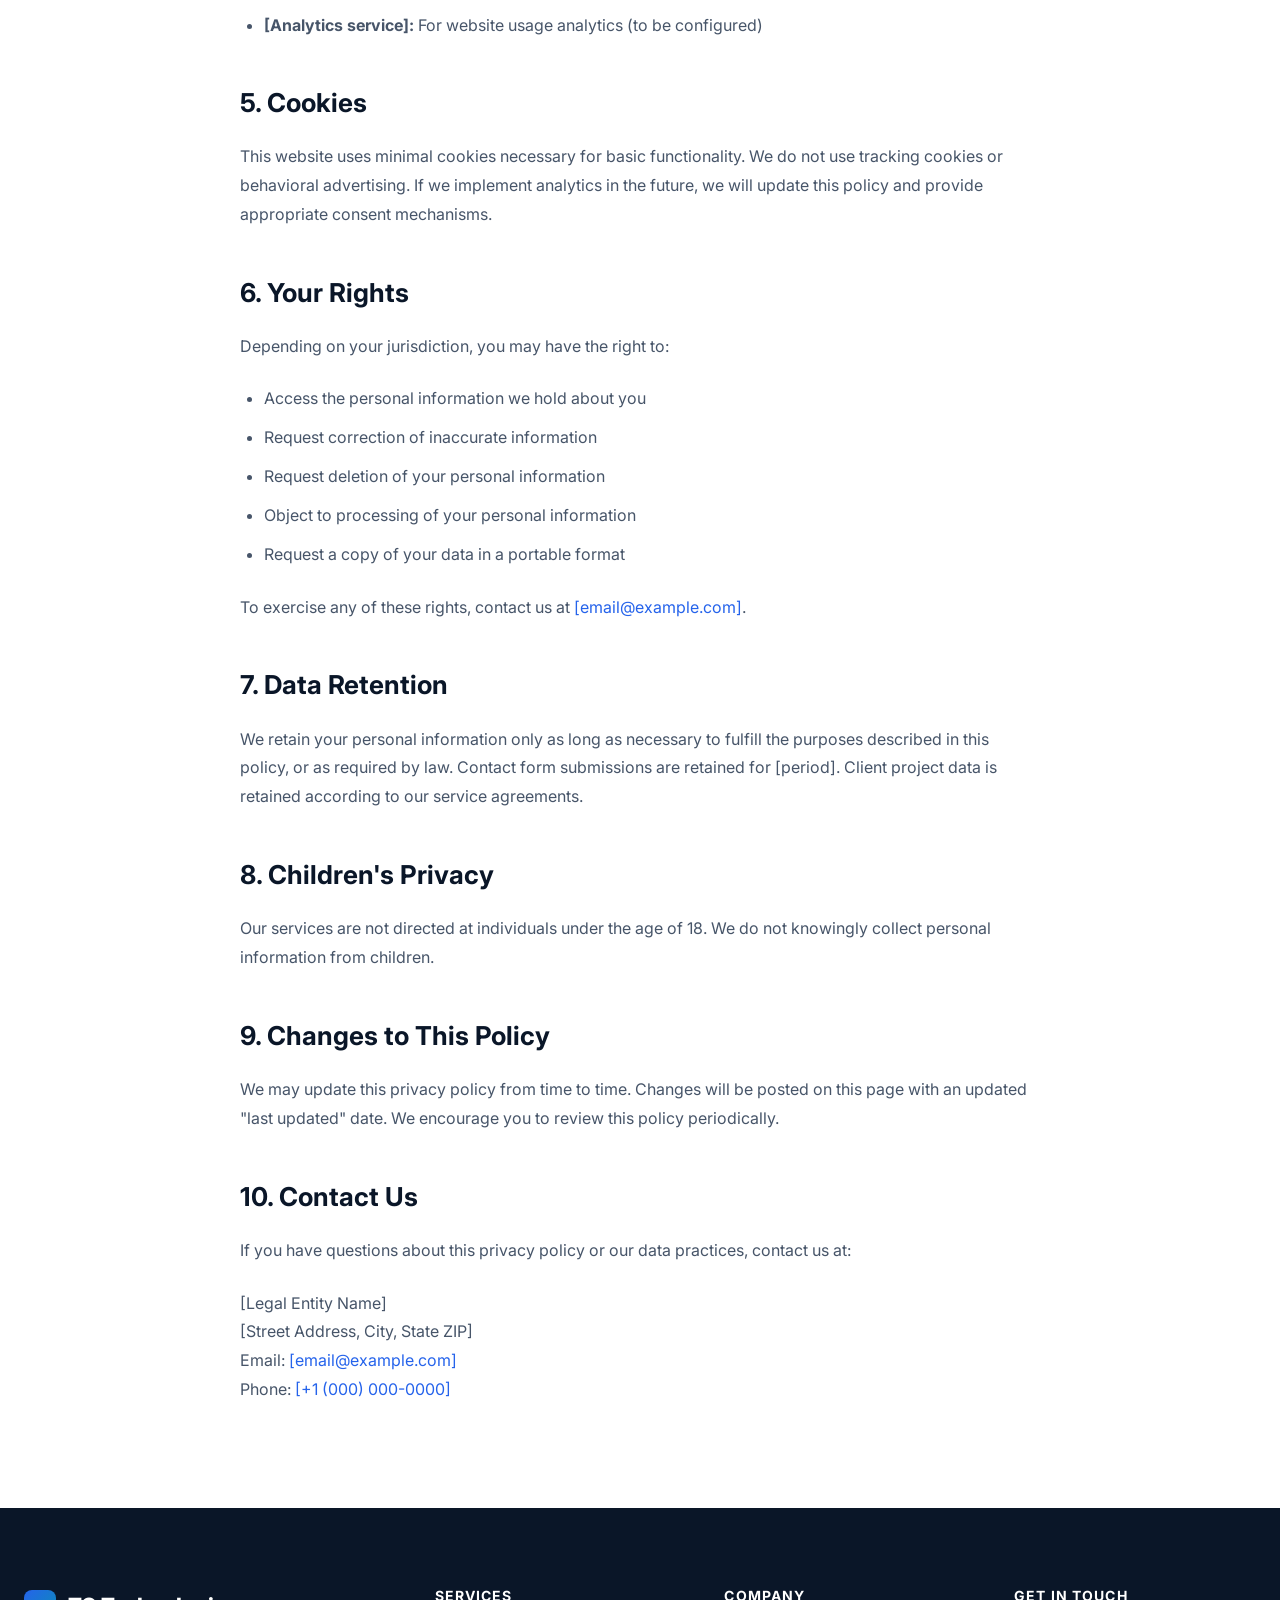
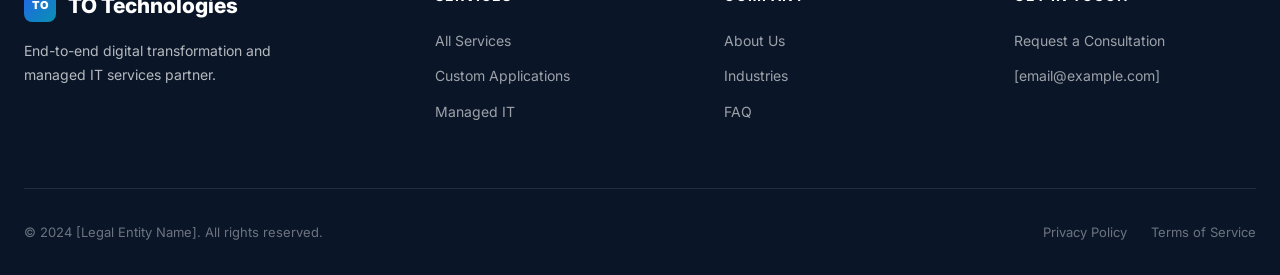
<file: privacy.html>
<!DOCTYPE html>
<html lang="en">
<head>
  <meta charset="UTF-8">
  <meta name="viewport" content="width=device-width, initial-scale=1.0">
  <title>Privacy Policy — TO Technologies</title>
  <meta name="description" content="TO Technologies privacy policy: how we collect, use, and protect your personal information.">
  <meta property="og:title" content="Privacy Policy — TO Technologies">
  <meta property="og:type" content="website">
  <link rel="canonical" href="https://www.example.com/privacy.html">
  <link rel="icon" type="image/svg+xml" href="favicon.svg">
  <link rel="stylesheet" href="css/style.css">
</head>
<body>
  <a href="#main-content" class="skip-link">Skip to main content</a>
  <header class="header" role="banner">
    <div class="header__inner">
      <a href="index.html" class="header__logo" aria-label="TO Technologies Home"><span class="header__logo-icon">TO</span> TO Technologies</a>
      <nav class="nav" role="navigation" aria-label="Main navigation">
        <a href="index.html" class="nav__link">Home</a><a href="about.html" class="nav__link">About</a>
        <div class="nav__dropdown"><a href="services.html" class="nav__link nav__dropdown-trigger">Services <svg viewBox="0 0 24 24" fill="none" stroke="currentColor" stroke-width="2"><polyline points="6 9 12 15 18 9"></polyline></svg></a><div class="nav__dropdown-menu"><a href="custom-applications.html" class="nav__dropdown-item">Custom Applications</a><a href="managed-it.html" class="nav__dropdown-item">Managed IT &amp; Support</a><a href="security.html" class="nav__dropdown-item">Security &amp; Reliability</a><a href="engagement-models.html" class="nav__dropdown-item">Engagement Models</a></div></div>
        <a href="industries.html" class="nav__link">Industries</a><a href="process.html" class="nav__link">Process</a><a href="insights.html" class="nav__link">Insights</a><a href="faq.html" class="nav__link">FAQ</a><a href="contact.html" class="nav__link">Contact</a>
      </nav>
      <div class="header__cta"><a href="contact.html" class="btn btn--primary btn--sm">Get a Free Consultation</a></div>
      <button class="menu-toggle" aria-label="Toggle menu" aria-expanded="false"><span class="menu-toggle__bar"></span><span class="menu-toggle__bar"></span><span class="menu-toggle__bar"></span></button>
    </div><div class="mobile-overlay" aria-hidden="true"></div>
  </header>

  <main id="main-content">
    <section class="page-hero">
      <div class="page-hero__mesh" aria-hidden="true"></div><div class="page-hero__grid" aria-hidden="true"></div>
      <div class="container">
        <div class="page-hero__content">
          <nav class="page-hero__breadcrumb" aria-label="Breadcrumb"><a href="index.html">Home</a><span class="page-hero__breadcrumb-sep">/</span><span aria-current="page">Privacy Policy</span></nav>
          <h1 class="page-hero__title">Privacy Policy</h1>
          <p class="page-hero__subtitle">Last updated: [Date]. This policy explains how [Legal Entity Name] ("TO Technologies," "we," "us") collects, uses, and protects your personal information.</p>
        </div>
      </div>
    </section>

    <section class="section">
      <div class="container">
        <div class="legal-content">
          <h2>1. Information We Collect</h2>
          <p>When you contact us through our website, request a consultation, or engage our services, we may collect the following information:</p>
          <ul>
            <li><strong>Contact information:</strong> Name, email address, phone number, company name</li>
            <li><strong>Business information:</strong> Industry, project requirements, service needs</li>
            <li><strong>Technical information:</strong> Browser type, IP address, pages visited (via analytics)</li>
            <li><strong>Communication records:</strong> Messages you send through our contact form or email</li>
          </ul>

          <h2>2. How We Use Your Information</h2>
          <p>We use the information we collect to:</p>
          <ul>
            <li>Respond to your inquiries and consultation requests</li>
            <li>Provide the services you've engaged us for</li>
            <li>Send you project updates and relevant communications</li>
            <li>Improve our website and services</li>
            <li>Comply with legal obligations</li>
          </ul>
          <p>We do not sell, rent, or share your personal information with third parties for marketing purposes.</p>

          <h2>3. Data Protection</h2>
          <p>We implement appropriate technical and organizational measures to protect your personal information against unauthorized access, alteration, disclosure, or destruction. This includes encryption in transit (TLS), secure storage, access controls, and regular security reviews.</p>

          <h2>4. Third-Party Services</h2>
          <p>Our website may use the following third-party services:</p>
          <ul>
            <li><strong>Google Fonts:</strong> For typography (subject to Google's privacy policy)</li>
            <li><strong>Web3Forms:</strong> For contact form processing (subject to Web3Forms' privacy policy)</li>
            <li><strong>[Analytics service]:</strong> For website usage analytics (to be configured)</li>
          </ul>

          <h2>5. Cookies</h2>
          <p>This website uses minimal cookies necessary for basic functionality. We do not use tracking cookies or behavioral advertising. If we implement analytics in the future, we will update this policy and provide appropriate consent mechanisms.</p>

          <h2>6. Your Rights</h2>
          <p>Depending on your jurisdiction, you may have the right to:</p>
          <ul>
            <li>Access the personal information we hold about you</li>
            <li>Request correction of inaccurate information</li>
            <li>Request deletion of your personal information</li>
            <li>Object to processing of your personal information</li>
            <li>Request a copy of your data in a portable format</li>
          </ul>
          <p>To exercise any of these rights, contact us at <a href="mailto:info@example.com">[email@example.com]</a>.</p>

          <h2>7. Data Retention</h2>
          <p>We retain your personal information only as long as necessary to fulfill the purposes described in this policy, or as required by law. Contact form submissions are retained for [period]. Client project data is retained according to our service agreements.</p>

          <h2>8. Children's Privacy</h2>
          <p>Our services are not directed at individuals under the age of 18. We do not knowingly collect personal information from children.</p>

          <h2>9. Changes to This Policy</h2>
          <p>We may update this privacy policy from time to time. Changes will be posted on this page with an updated "last updated" date. We encourage you to review this policy periodically.</p>

          <h2>10. Contact Us</h2>
          <p>If you have questions about this privacy policy or our data practices, contact us at:</p>
          <p>
            [Legal Entity Name]<br>
            [Street Address, City, State ZIP]<br>
            Email: <a href="mailto:info@example.com">[email@example.com]</a><br>
            Phone: <a href="tel:+10000000000">[+1 (000) 000-0000]</a>
          </p>
        </div>
      </div>
    </section>
  </main>

  <footer class="footer" role="contentinfo">
    <div class="container">
      <div class="footer__grid">
        <div><div class="footer__brand-name"><span class="header__logo-icon" style="width:32px;height:32px;font-size:11px;border-radius:8px;">TO</span> TO Technologies</div><p class="footer__brand-desc">End-to-end digital transformation and managed IT services partner.</p></div>
        <div><h3 class="footer__heading">Services</h3><div class="footer__links"><a href="services.html" class="footer__link">All Services</a><a href="custom-applications.html" class="footer__link">Custom Applications</a><a href="managed-it.html" class="footer__link">Managed IT</a></div></div>
        <div><h3 class="footer__heading">Company</h3><div class="footer__links"><a href="about.html" class="footer__link">About Us</a><a href="industries.html" class="footer__link">Industries</a><a href="faq.html" class="footer__link">FAQ</a></div></div>
        <div><h3 class="footer__heading">Get in Touch</h3><div class="footer__links"><a href="contact.html" class="footer__link">Request a Consultation</a><a href="mailto:info@example.com" class="footer__link">[email@example.com]</a></div></div>
      </div>
      <div class="footer__bottom"><p>&copy; 2024 [Legal Entity Name]. All rights reserved.</p><div class="footer__bottom-links"><a href="privacy.html">Privacy Policy</a><a href="terms.html">Terms of Service</a></div></div>
    </div>
  </footer>
  <script src="js/main.js"></script>
</body>
</html>
</file>
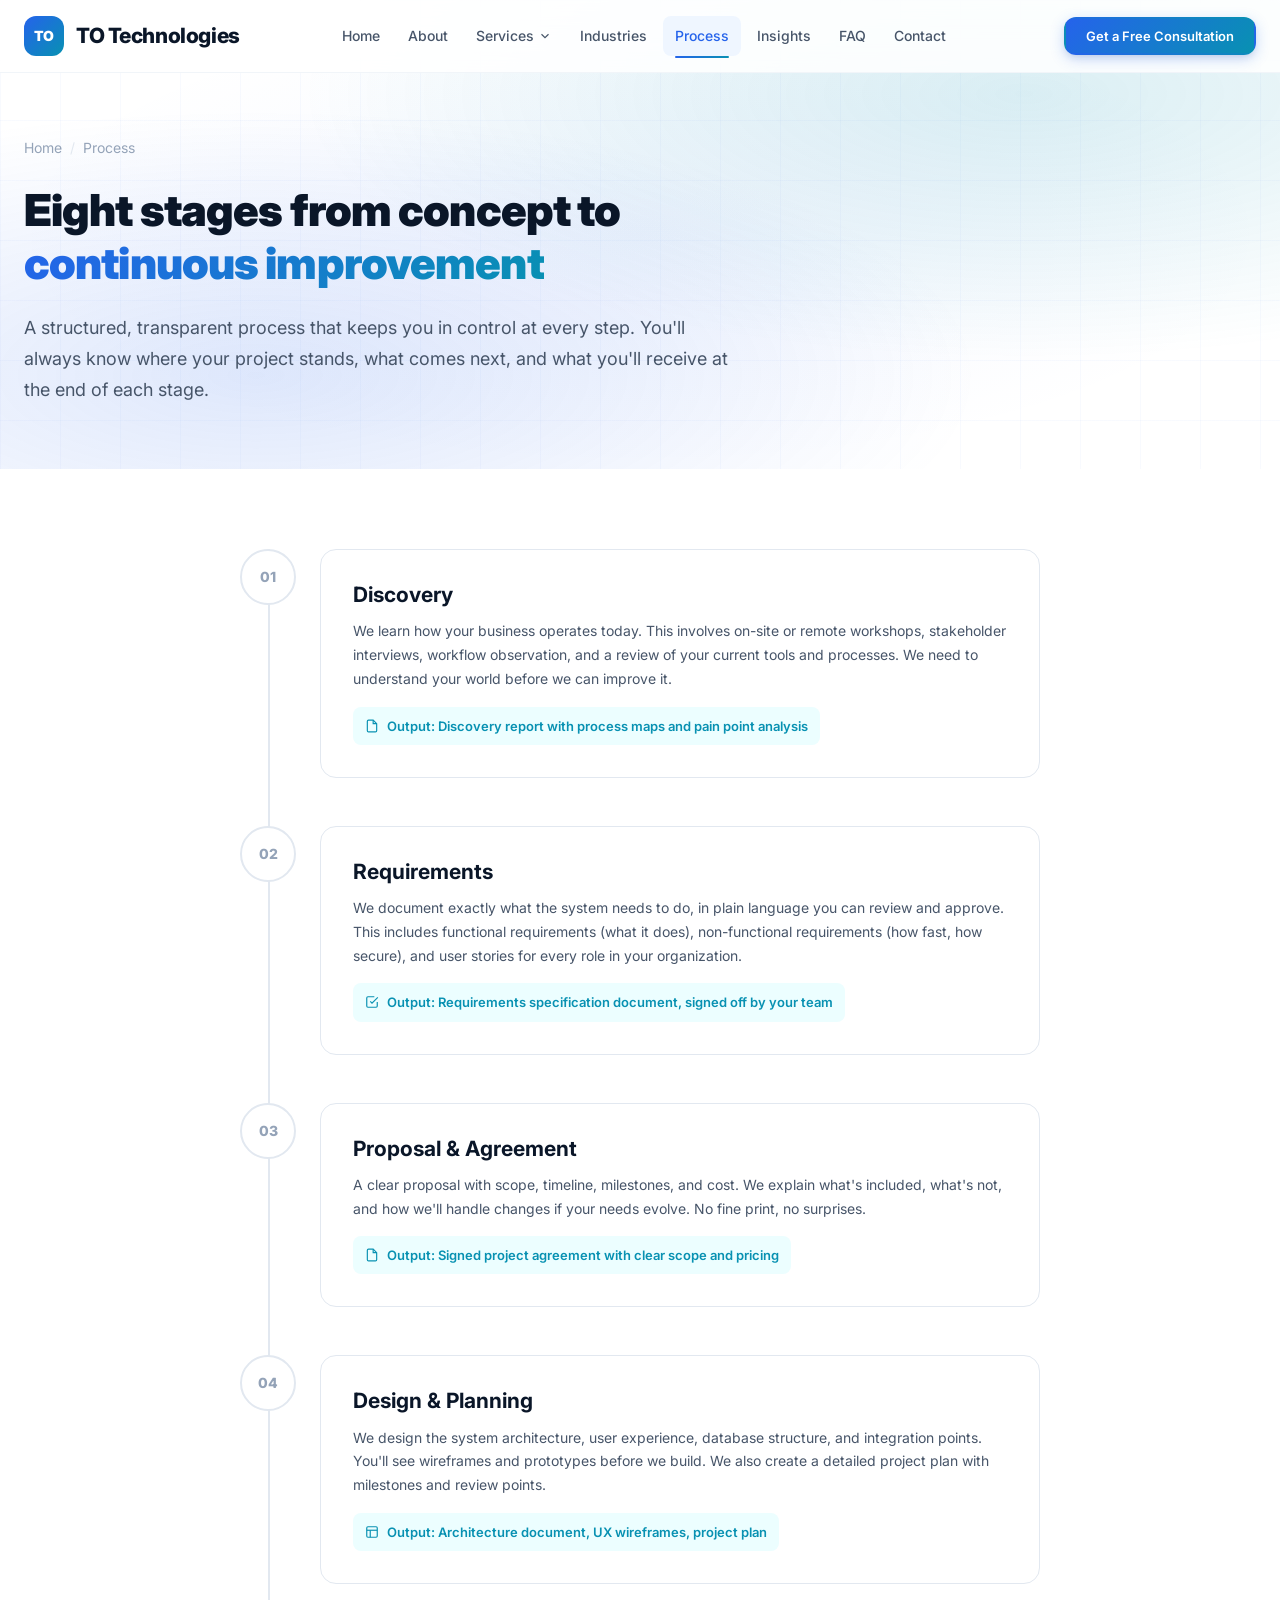
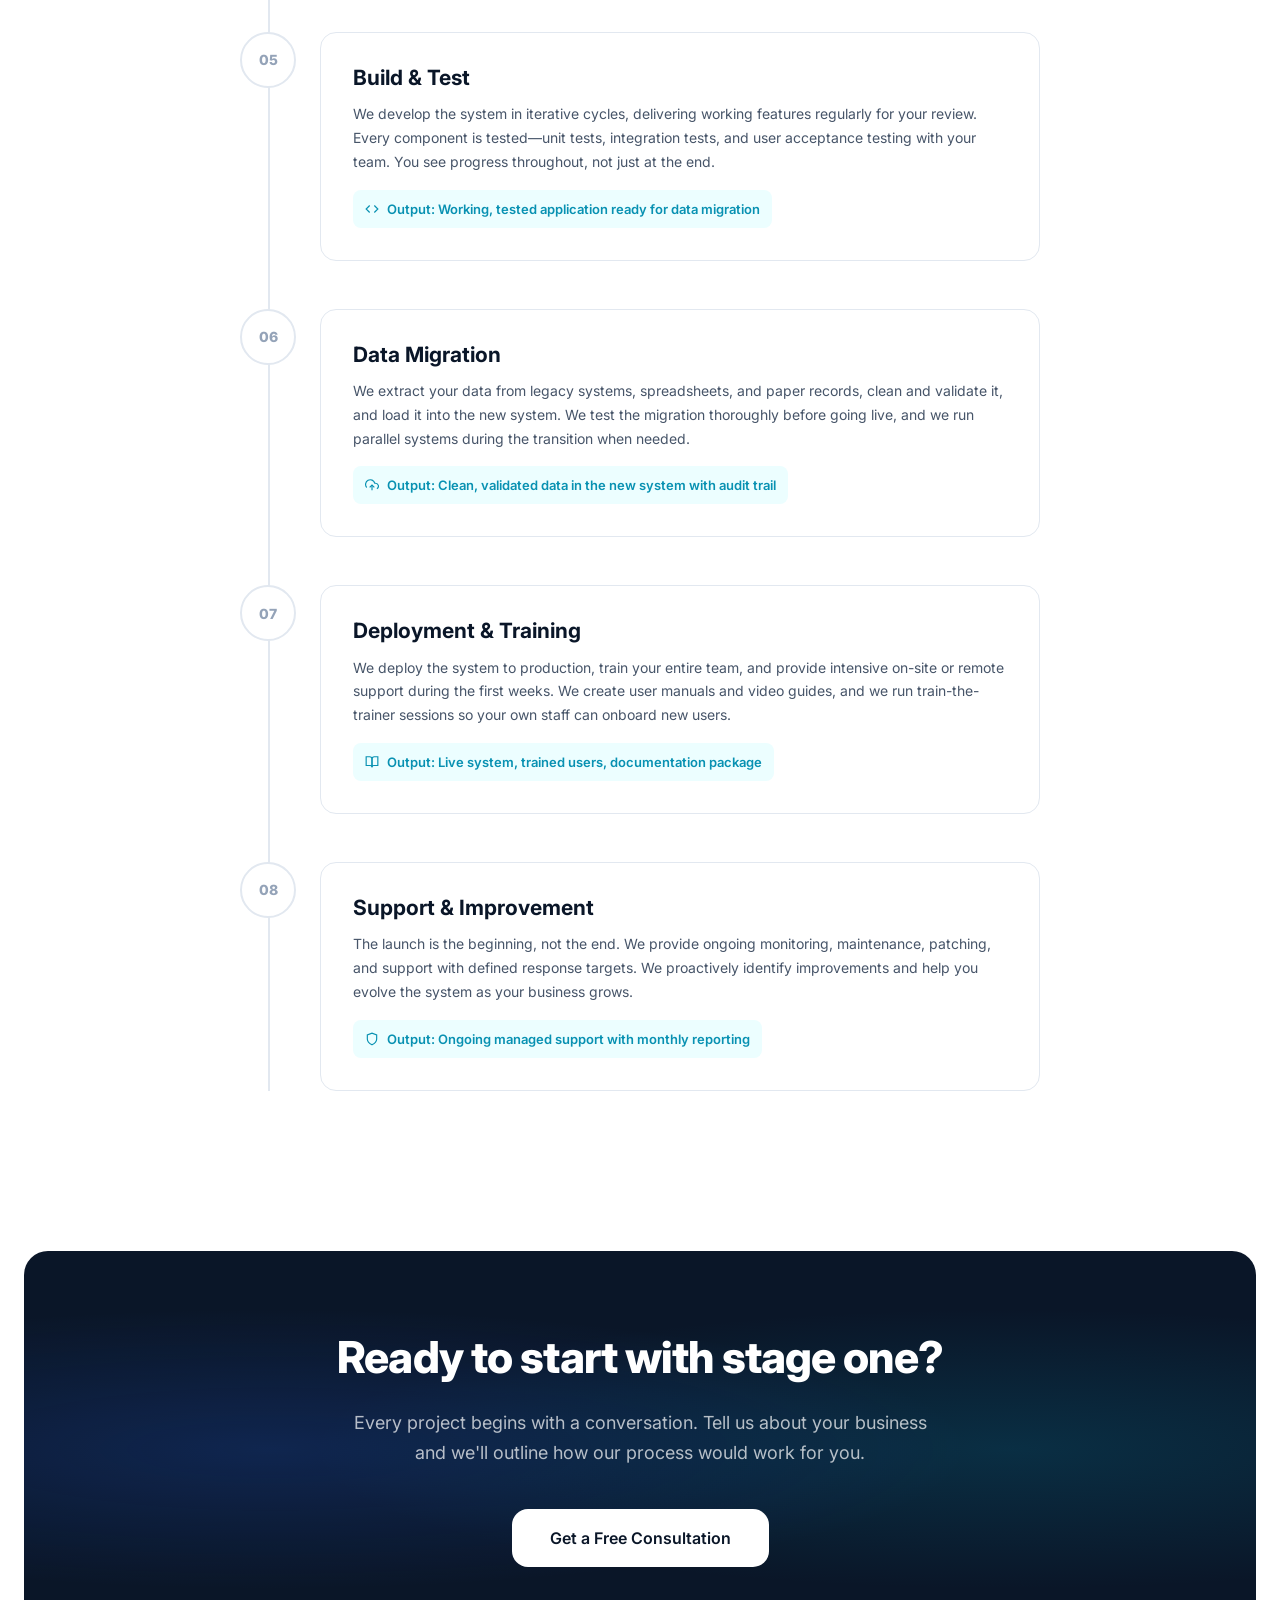
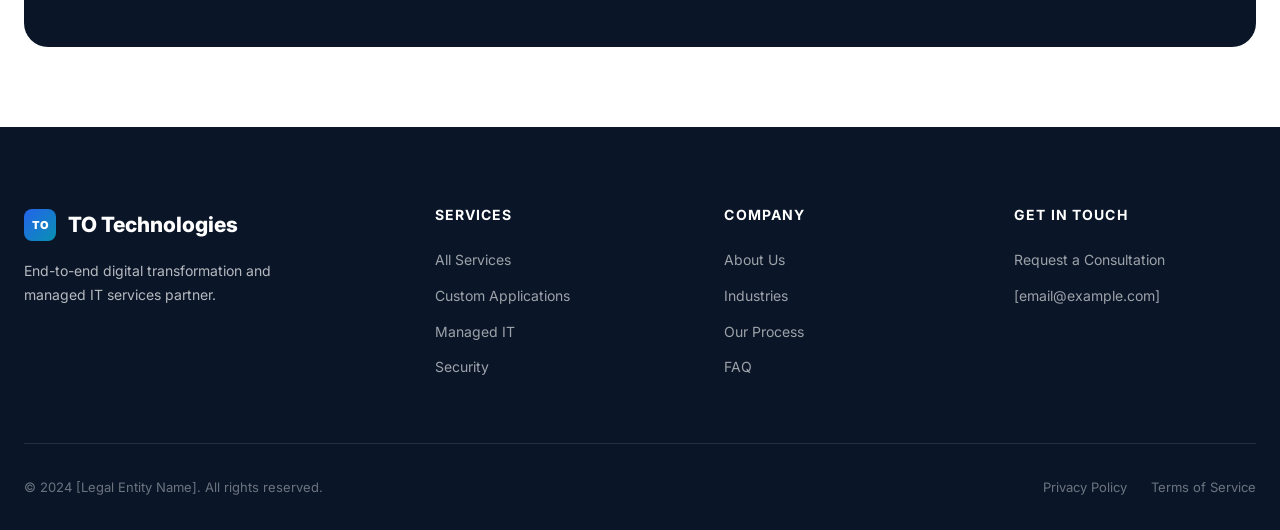
<file: process.html>
<!DOCTYPE html>
<html lang="en">
<head>
  <meta charset="UTF-8">
  <meta name="viewport" content="width=device-width, initial-scale=1.0">
  <title>Our Process — TO Technologies</title>
  <meta name="description" content="Our 8-stage delivery process: Discovery, Requirements, Proposal, Design, Build, Data Migration, Deployment, and ongoing Support. Transparent, structured, and always in your control.">
  <meta property="og:title" content="Our Process — TO Technologies">
  <meta property="og:description" content="Eight stages from concept to continuous improvement. A structured, transparent process.">
  <meta property="og:type" content="website">
  <link rel="canonical" href="https://www.example.com/process.html">
  <link rel="icon" type="image/svg+xml" href="favicon.svg">
  <link rel="stylesheet" href="css/style.css">
</head>
<body>
  <a href="#main-content" class="skip-link">Skip to main content</a>
  <header class="header" role="banner">
    <div class="header__inner">
      <a href="index.html" class="header__logo" aria-label="TO Technologies Home"><span class="header__logo-icon">TO</span> TO Technologies</a>
      <nav class="nav" role="navigation" aria-label="Main navigation">
        <a href="index.html" class="nav__link">Home</a><a href="about.html" class="nav__link">About</a>
        <div class="nav__dropdown"><a href="services.html" class="nav__link nav__dropdown-trigger">Services <svg viewBox="0 0 24 24" fill="none" stroke="currentColor" stroke-width="2"><polyline points="6 9 12 15 18 9"></polyline></svg></a><div class="nav__dropdown-menu"><a href="custom-applications.html" class="nav__dropdown-item">Custom Applications</a><a href="managed-it.html" class="nav__dropdown-item">Managed IT &amp; Support</a><a href="security.html" class="nav__dropdown-item">Security &amp; Reliability</a><a href="engagement-models.html" class="nav__dropdown-item">Engagement Models</a></div></div>
        <a href="industries.html" class="nav__link">Industries</a><a href="process.html" class="nav__link nav__link--active">Process</a><a href="insights.html" class="nav__link">Insights</a><a href="faq.html" class="nav__link">FAQ</a><a href="contact.html" class="nav__link">Contact</a>
      </nav>
      <div class="header__cta"><a href="contact.html" class="btn btn--primary btn--sm">Get a Free Consultation</a></div>
      <button class="menu-toggle" aria-label="Toggle menu" aria-expanded="false"><span class="menu-toggle__bar"></span><span class="menu-toggle__bar"></span><span class="menu-toggle__bar"></span></button>
    </div><div class="mobile-overlay" aria-hidden="true"></div>
  </header>

  <main id="main-content">
    <section class="page-hero">
      <div class="page-hero__mesh" aria-hidden="true"></div>
      <div class="page-hero__grid" aria-hidden="true"></div>
      <div class="container">
        <div class="page-hero__content">
          <nav class="page-hero__breadcrumb" aria-label="Breadcrumb"><a href="index.html">Home</a><span class="page-hero__breadcrumb-sep">/</span><span aria-current="page">Process</span></nav>
          <h1 class="page-hero__title">Eight stages from concept to <span class="text-gradient">continuous improvement</span></h1>
          <p class="page-hero__subtitle">A structured, transparent process that keeps you in control at every step. You'll always know where your project stands, what comes next, and what you'll receive at the end of each stage.</p>
        </div>
      </div>
    </section>

    <section class="section" aria-labelledby="timeline-title">
      <div class="container">
        <div class="process-timeline">

          <div class="process-step reveal">
            <div class="process-step__number">01</div>
            <div class="process-step__content">
              <h2 class="process-step__title">Discovery</h2>
              <p class="process-step__text">We learn how your business operates today. This involves on-site or remote workshops, stakeholder interviews, workflow observation, and a review of your current tools and processes. We need to understand your world before we can improve it.</p>
              <span class="process-step__output">
                <svg viewBox="0 0 24 24" fill="none" stroke="currentColor" stroke-width="2" width="14" height="14"><path d="M14 2H6a2 2 0 0 0-2 2v16a2 2 0 0 0 2 2h12a2 2 0 0 0 2-2V8z"></path><polyline points="14 2 14 8 20 8"></polyline></svg>
                Output: Discovery report with process maps and pain point analysis
              </span>
            </div>
          </div>

          <div class="process-step reveal">
            <div class="process-step__number">02</div>
            <div class="process-step__content">
              <h2 class="process-step__title">Requirements</h2>
              <p class="process-step__text">We document exactly what the system needs to do, in plain language you can review and approve. This includes functional requirements (what it does), non-functional requirements (how fast, how secure), and user stories for every role in your organization.</p>
              <span class="process-step__output">
                <svg viewBox="0 0 24 24" fill="none" stroke="currentColor" stroke-width="2" width="14" height="14"><path d="M9 11l3 3L22 4"></path><path d="M21 12v7a2 2 0 0 1-2 2H5a2 2 0 0 1-2-2V5a2 2 0 0 1 2-2h11"></path></svg>
                Output: Requirements specification document, signed off by your team
              </span>
            </div>
          </div>

          <div class="process-step reveal">
            <div class="process-step__number">03</div>
            <div class="process-step__content">
              <h2 class="process-step__title">Proposal &amp; Agreement</h2>
              <p class="process-step__text">A clear proposal with scope, timeline, milestones, and cost. We explain what's included, what's not, and how we'll handle changes if your needs evolve. No fine print, no surprises.</p>
              <span class="process-step__output">
                <svg viewBox="0 0 24 24" fill="none" stroke="currentColor" stroke-width="2" width="14" height="14"><path d="M14 2H6a2 2 0 0 0-2 2v16a2 2 0 0 0 2 2h12a2 2 0 0 0 2-2V8z"></path><polyline points="14 2 14 8 20 8"></polyline></svg>
                Output: Signed project agreement with clear scope and pricing
              </span>
            </div>
          </div>

          <div class="process-step reveal">
            <div class="process-step__number">04</div>
            <div class="process-step__content">
              <h2 class="process-step__title">Design &amp; Planning</h2>
              <p class="process-step__text">We design the system architecture, user experience, database structure, and integration points. You'll see wireframes and prototypes before we build. We also create a detailed project plan with milestones and review points.</p>
              <span class="process-step__output">
                <svg viewBox="0 0 24 24" fill="none" stroke="currentColor" stroke-width="2" width="14" height="14"><rect x="3" y="3" width="18" height="18" rx="2" ry="2"></rect><line x1="3" y1="9" x2="21" y2="9"></line><line x1="9" y1="21" x2="9" y2="9"></line></svg>
                Output: Architecture document, UX wireframes, project plan
              </span>
            </div>
          </div>

          <div class="process-step reveal">
            <div class="process-step__number">05</div>
            <div class="process-step__content">
              <h2 class="process-step__title">Build &amp; Test</h2>
              <p class="process-step__text">We develop the system in iterative cycles, delivering working features regularly for your review. Every component is tested—unit tests, integration tests, and user acceptance testing with your team. You see progress throughout, not just at the end.</p>
              <span class="process-step__output">
                <svg viewBox="0 0 24 24" fill="none" stroke="currentColor" stroke-width="2" width="14" height="14"><polyline points="16 18 22 12 16 6"></polyline><polyline points="8 6 2 12 8 18"></polyline></svg>
                Output: Working, tested application ready for data migration
              </span>
            </div>
          </div>

          <div class="process-step reveal">
            <div class="process-step__number">06</div>
            <div class="process-step__content">
              <h2 class="process-step__title">Data Migration</h2>
              <p class="process-step__text">We extract your data from legacy systems, spreadsheets, and paper records, clean and validate it, and load it into the new system. We test the migration thoroughly before going live, and we run parallel systems during the transition when needed.</p>
              <span class="process-step__output">
                <svg viewBox="0 0 24 24" fill="none" stroke="currentColor" stroke-width="2" width="14" height="14"><polyline points="16 16 12 12 8 16"></polyline><line x1="12" y1="12" x2="12" y2="21"></line><path d="M20.39 18.39A5 5 0 0 0 18 9h-1.26A8 8 0 1 0 3 16.3"></path></svg>
                Output: Clean, validated data in the new system with audit trail
              </span>
            </div>
          </div>

          <div class="process-step reveal">
            <div class="process-step__number">07</div>
            <div class="process-step__content">
              <h2 class="process-step__title">Deployment &amp; Training</h2>
              <p class="process-step__text">We deploy the system to production, train your entire team, and provide intensive on-site or remote support during the first weeks. We create user manuals and video guides, and we run train-the-trainer sessions so your own staff can onboard new users.</p>
              <span class="process-step__output">
                <svg viewBox="0 0 24 24" fill="none" stroke="currentColor" stroke-width="2" width="14" height="14"><path d="M2 3h6a4 4 0 0 1 4 4v14a3 3 0 0 0-3-3H2z"></path><path d="M22 3h-6a4 4 0 0 0-4 4v14a3 3 0 0 1 3-3h7z"></path></svg>
                Output: Live system, trained users, documentation package
              </span>
            </div>
          </div>

          <div class="process-step reveal">
            <div class="process-step__number">08</div>
            <div class="process-step__content">
              <h2 class="process-step__title">Support &amp; Improvement</h2>
              <p class="process-step__text">The launch is the beginning, not the end. We provide ongoing monitoring, maintenance, patching, and support with defined response targets. We proactively identify improvements and help you evolve the system as your business grows.</p>
              <span class="process-step__output">
                <svg viewBox="0 0 24 24" fill="none" stroke="currentColor" stroke-width="2" width="14" height="14"><path d="M12 22s8-4 8-10V5l-8-3-8 3v7c0 6 8 10 8 10z"></path></svg>
                Output: Ongoing managed support with monthly reporting
              </span>
            </div>
          </div>

        </div>
      </div>
    </section>

    <!-- CTA -->
    <section class="section">
      <div class="cta-section">
        <div class="cta-section__mesh" aria-hidden="true"></div>
        <div class="cta-section__content">
          <h2 class="cta-section__title">Ready to start with stage one?</h2>
          <p class="cta-section__text">Every project begins with a conversation. Tell us about your business and we'll outline how our process would work for you.</p>
          <div class="cta-section__actions">
            <a href="contact.html" class="btn btn--white btn--lg">Get a Free Consultation</a>
          </div>
        </div>
      </div>
    </section>
  </main>

  <footer class="footer" role="contentinfo">
    <div class="container">
      <div class="footer__grid">
        <div><div class="footer__brand-name"><span class="header__logo-icon" style="width:32px;height:32px;font-size:11px;border-radius:8px;">TO</span> TO Technologies</div><p class="footer__brand-desc">End-to-end digital transformation and managed IT services partner.</p></div>
        <div><h3 class="footer__heading">Services</h3><div class="footer__links"><a href="services.html" class="footer__link">All Services</a><a href="custom-applications.html" class="footer__link">Custom Applications</a><a href="managed-it.html" class="footer__link">Managed IT</a><a href="security.html" class="footer__link">Security</a></div></div>
        <div><h3 class="footer__heading">Company</h3><div class="footer__links"><a href="about.html" class="footer__link">About Us</a><a href="industries.html" class="footer__link">Industries</a><a href="process.html" class="footer__link">Our Process</a><a href="faq.html" class="footer__link">FAQ</a></div></div>
        <div><h3 class="footer__heading">Get in Touch</h3><div class="footer__links"><a href="contact.html" class="footer__link">Request a Consultation</a><a href="mailto:info@example.com" class="footer__link">[email@example.com]</a></div></div>
      </div>
      <div class="footer__bottom"><p>&copy; 2024 [Legal Entity Name]. All rights reserved.</p><div class="footer__bottom-links"><a href="privacy.html">Privacy Policy</a><a href="terms.html">Terms of Service</a></div></div>
    </div>
  </footer>
  <script src="js/main.js"></script>
</body>
</html>
</file>
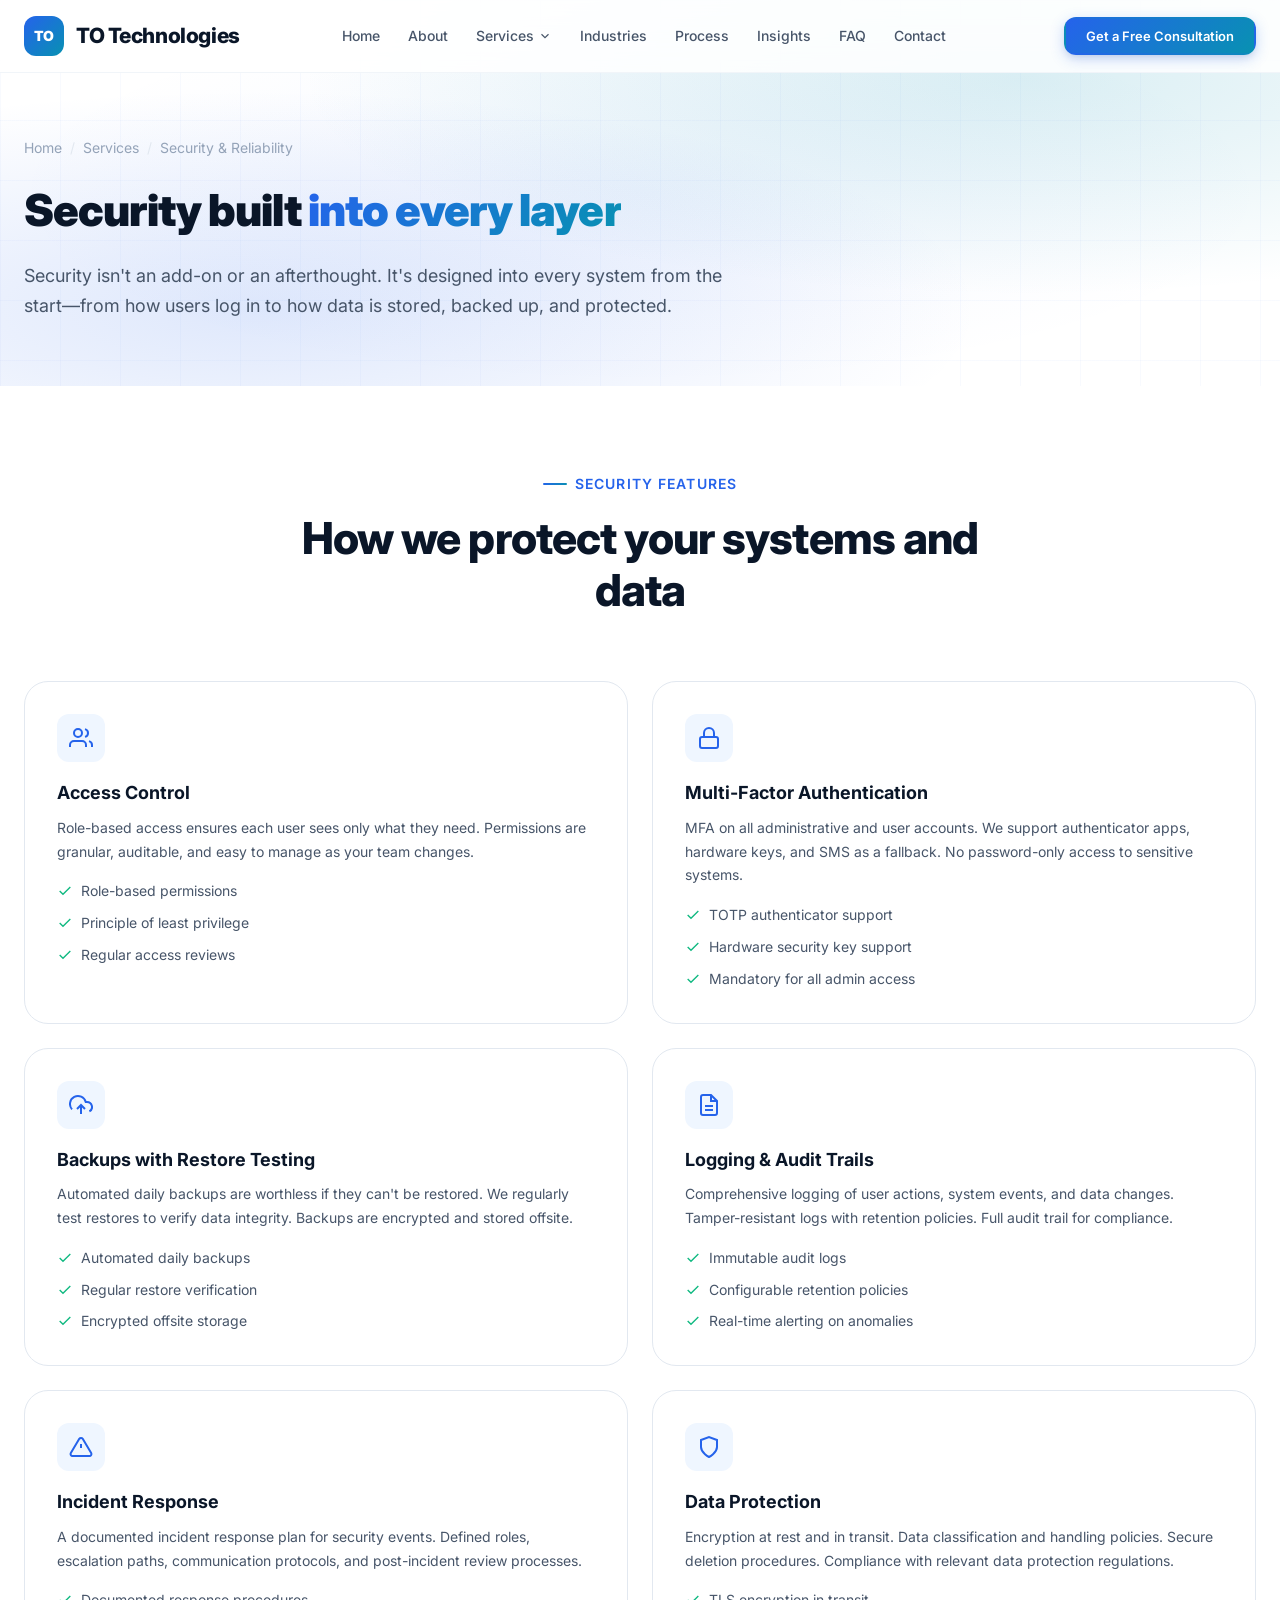
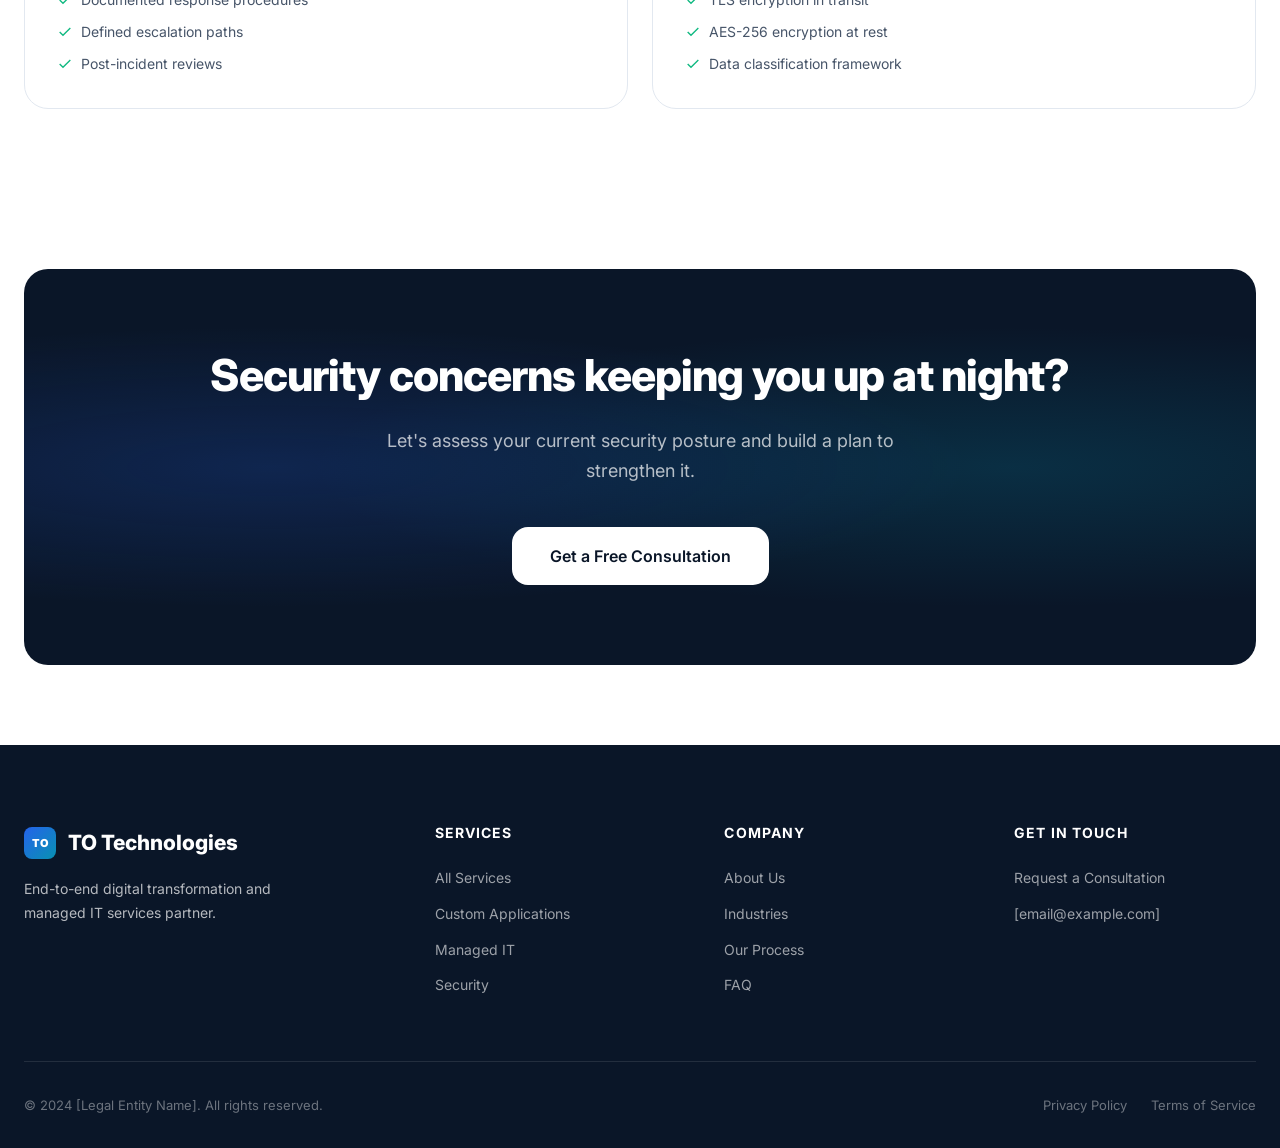
<file: security.html>
<!DOCTYPE html>
<html lang="en">
<head>
  <meta charset="UTF-8">
  <meta name="viewport" content="width=device-width, initial-scale=1.0">
  <title>Security &amp; Reliability — TO Technologies</title>
  <meta name="description" content="Security built into every system: access control, MFA, encryption, backup testing, logging, incident response, and data protection. We take security seriously from day one.">
  <meta property="og:title" content="Security & Reliability — TO Technologies">
  <meta property="og:description" content="Security isn't an add-on—it's built into every system from the start.">
  <meta property="og:type" content="website">
  <link rel="canonical" href="https://www.example.com/security.html">
  <link rel="icon" type="image/svg+xml" href="favicon.svg">
  <link rel="stylesheet" href="css/style.css">
</head>
<body>
  <a href="#main-content" class="skip-link">Skip to main content</a>
  <header class="header" role="banner">
    <div class="header__inner">
      <a href="index.html" class="header__logo" aria-label="TO Technologies Home"><span class="header__logo-icon">TO</span> TO Technologies</a>
      <nav class="nav" role="navigation" aria-label="Main navigation">
        <a href="index.html" class="nav__link">Home</a><a href="about.html" class="nav__link">About</a>
        <div class="nav__dropdown"><a href="services.html" class="nav__link nav__dropdown-trigger">Services <svg viewBox="0 0 24 24" fill="none" stroke="currentColor" stroke-width="2"><polyline points="6 9 12 15 18 9"></polyline></svg></a><div class="nav__dropdown-menu"><a href="custom-applications.html" class="nav__dropdown-item">Custom Applications</a><a href="managed-it.html" class="nav__dropdown-item">Managed IT &amp; Support</a><a href="security.html" class="nav__dropdown-item">Security &amp; Reliability</a><a href="engagement-models.html" class="nav__dropdown-item">Engagement Models</a></div></div>
        <a href="industries.html" class="nav__link">Industries</a><a href="process.html" class="nav__link">Process</a><a href="insights.html" class="nav__link">Insights</a><a href="faq.html" class="nav__link">FAQ</a><a href="contact.html" class="nav__link">Contact</a>
      </nav>
      <div class="header__cta"><a href="contact.html" class="btn btn--primary btn--sm">Get a Free Consultation</a></div>
      <button class="menu-toggle" aria-label="Toggle menu" aria-expanded="false"><span class="menu-toggle__bar"></span><span class="menu-toggle__bar"></span><span class="menu-toggle__bar"></span></button>
    </div><div class="mobile-overlay" aria-hidden="true"></div>
  </header>

  <main id="main-content">
    <section class="page-hero">
      <div class="page-hero__mesh" aria-hidden="true"></div><div class="page-hero__grid" aria-hidden="true"></div>
      <div class="container">
        <div class="page-hero__content">
          <nav class="page-hero__breadcrumb" aria-label="Breadcrumb"><a href="index.html">Home</a><span class="page-hero__breadcrumb-sep">/</span><a href="services.html">Services</a><span class="page-hero__breadcrumb-sep">/</span><span aria-current="page">Security &amp; Reliability</span></nav>
          <h1 class="page-hero__title">Security built <span class="text-gradient">into every layer</span></h1>
          <p class="page-hero__subtitle">Security isn't an add-on or an afterthought. It's designed into every system from the start—from how users log in to how data is stored, backed up, and protected.</p>
        </div>
      </div>
    </section>

    <section class="section" aria-labelledby="security-features-title">
      <div class="container">
        <div class="section-header reveal">
          <span class="section-label">Security Features</span>
          <h2 class="section-title" id="security-features-title">How we protect your systems and data</h2>
        </div>
        <div class="security-grid reveal-stagger">
          <div class="security-card">
            <div class="security-card__icon"><svg viewBox="0 0 24 24" fill="none" stroke="currentColor" stroke-width="2"><path d="M17 21v-2a4 4 0 0 0-4-4H5a4 4 0 0 0-4 4v2"></path><circle cx="9" cy="7" r="4"></circle><path d="M23 21v-2a4 4 0 0 0-3-3.87"></path><path d="M16 3.13a4 4 0 0 1 0 7.75"></path></svg></div>
            <h3 class="security-card__title">Access Control</h3>
            <p class="security-card__text">Role-based access ensures each user sees only what they need. Permissions are granular, auditable, and easy to manage as your team changes.</p>
            <div class="security-card__list">
              <div class="security-card__list-item"><svg viewBox="0 0 24 24" fill="none" stroke="currentColor" stroke-width="2"><polyline points="20 6 9 17 4 12"></polyline></svg> Role-based permissions</div>
              <div class="security-card__list-item"><svg viewBox="0 0 24 24" fill="none" stroke="currentColor" stroke-width="2"><polyline points="20 6 9 17 4 12"></polyline></svg> Principle of least privilege</div>
              <div class="security-card__list-item"><svg viewBox="0 0 24 24" fill="none" stroke="currentColor" stroke-width="2"><polyline points="20 6 9 17 4 12"></polyline></svg> Regular access reviews</div>
            </div>
          </div>
          <div class="security-card">
            <div class="security-card__icon"><svg viewBox="0 0 24 24" fill="none" stroke="currentColor" stroke-width="2"><rect x="3" y="11" width="18" height="11" rx="2" ry="2"></rect><path d="M7 11V7a5 5 0 0 1 10 0v4"></path></svg></div>
            <h3 class="security-card__title">Multi-Factor Authentication</h3>
            <p class="security-card__text">MFA on all administrative and user accounts. We support authenticator apps, hardware keys, and SMS as a fallback. No password-only access to sensitive systems.</p>
            <div class="security-card__list">
              <div class="security-card__list-item"><svg viewBox="0 0 24 24" fill="none" stroke="currentColor" stroke-width="2"><polyline points="20 6 9 17 4 12"></polyline></svg> TOTP authenticator support</div>
              <div class="security-card__list-item"><svg viewBox="0 0 24 24" fill="none" stroke="currentColor" stroke-width="2"><polyline points="20 6 9 17 4 12"></polyline></svg> Hardware security key support</div>
              <div class="security-card__list-item"><svg viewBox="0 0 24 24" fill="none" stroke="currentColor" stroke-width="2"><polyline points="20 6 9 17 4 12"></polyline></svg> Mandatory for all admin access</div>
            </div>
          </div>
          <div class="security-card">
            <div class="security-card__icon"><svg viewBox="0 0 24 24" fill="none" stroke="currentColor" stroke-width="2"><polyline points="16 16 12 12 8 16"></polyline><line x1="12" y1="12" x2="12" y2="21"></line><path d="M20.39 18.39A5 5 0 0 0 18 9h-1.26A8 8 0 1 0 3 16.3"></path></svg></div>
            <h3 class="security-card__title">Backups with Restore Testing</h3>
            <p class="security-card__text">Automated daily backups are worthless if they can't be restored. We regularly test restores to verify data integrity. Backups are encrypted and stored offsite.</p>
            <div class="security-card__list">
              <div class="security-card__list-item"><svg viewBox="0 0 24 24" fill="none" stroke="currentColor" stroke-width="2"><polyline points="20 6 9 17 4 12"></polyline></svg> Automated daily backups</div>
              <div class="security-card__list-item"><svg viewBox="0 0 24 24" fill="none" stroke="currentColor" stroke-width="2"><polyline points="20 6 9 17 4 12"></polyline></svg> Regular restore verification</div>
              <div class="security-card__list-item"><svg viewBox="0 0 24 24" fill="none" stroke="currentColor" stroke-width="2"><polyline points="20 6 9 17 4 12"></polyline></svg> Encrypted offsite storage</div>
            </div>
          </div>
          <div class="security-card">
            <div class="security-card__icon"><svg viewBox="0 0 24 24" fill="none" stroke="currentColor" stroke-width="2"><path d="M14 2H6a2 2 0 0 0-2 2v16a2 2 0 0 0 2 2h12a2 2 0 0 0 2-2V8z"></path><polyline points="14 2 14 8 20 8"></polyline><line x1="16" y1="13" x2="8" y2="13"></line><line x1="16" y1="17" x2="8" y2="17"></line></svg></div>
            <h3 class="security-card__title">Logging &amp; Audit Trails</h3>
            <p class="security-card__text">Comprehensive logging of user actions, system events, and data changes. Tamper-resistant logs with retention policies. Full audit trail for compliance.</p>
            <div class="security-card__list">
              <div class="security-card__list-item"><svg viewBox="0 0 24 24" fill="none" stroke="currentColor" stroke-width="2"><polyline points="20 6 9 17 4 12"></polyline></svg> Immutable audit logs</div>
              <div class="security-card__list-item"><svg viewBox="0 0 24 24" fill="none" stroke="currentColor" stroke-width="2"><polyline points="20 6 9 17 4 12"></polyline></svg> Configurable retention policies</div>
              <div class="security-card__list-item"><svg viewBox="0 0 24 24" fill="none" stroke="currentColor" stroke-width="2"><polyline points="20 6 9 17 4 12"></polyline></svg> Real-time alerting on anomalies</div>
            </div>
          </div>
          <div class="security-card">
            <div class="security-card__icon"><svg viewBox="0 0 24 24" fill="none" stroke="currentColor" stroke-width="2"><path d="M10.29 3.86L1.82 18a2 2 0 0 0 1.71 3h16.94a2 2 0 0 0 1.71-3L13.71 3.86a2 2 0 0 0-3.42 0z"></path><line x1="12" y1="9" x2="12" y2="13"></line><line x1="12" y1="17" x2="12.01" y2="17"></line></svg></div>
            <h3 class="security-card__title">Incident Response</h3>
            <p class="security-card__text">A documented incident response plan for security events. Defined roles, escalation paths, communication protocols, and post-incident review processes.</p>
            <div class="security-card__list">
              <div class="security-card__list-item"><svg viewBox="0 0 24 24" fill="none" stroke="currentColor" stroke-width="2"><polyline points="20 6 9 17 4 12"></polyline></svg> Documented response procedures</div>
              <div class="security-card__list-item"><svg viewBox="0 0 24 24" fill="none" stroke="currentColor" stroke-width="2"><polyline points="20 6 9 17 4 12"></polyline></svg> Defined escalation paths</div>
              <div class="security-card__list-item"><svg viewBox="0 0 24 24" fill="none" stroke="currentColor" stroke-width="2"><polyline points="20 6 9 17 4 12"></polyline></svg> Post-incident reviews</div>
            </div>
          </div>
          <div class="security-card">
            <div class="security-card__icon"><svg viewBox="0 0 24 24" fill="none" stroke="currentColor" stroke-width="2"><path d="M12 22s8-4 8-10V5l-8-3-8 3v7c0 6 8 10 8 10z"></path></svg></div>
            <h3 class="security-card__title">Data Protection</h3>
            <p class="security-card__text">Encryption at rest and in transit. Data classification and handling policies. Secure deletion procedures. Compliance with relevant data protection regulations.</p>
            <div class="security-card__list">
              <div class="security-card__list-item"><svg viewBox="0 0 24 24" fill="none" stroke="currentColor" stroke-width="2"><polyline points="20 6 9 17 4 12"></polyline></svg> TLS encryption in transit</div>
              <div class="security-card__list-item"><svg viewBox="0 0 24 24" fill="none" stroke="currentColor" stroke-width="2"><polyline points="20 6 9 17 4 12"></polyline></svg> AES-256 encryption at rest</div>
              <div class="security-card__list-item"><svg viewBox="0 0 24 24" fill="none" stroke="currentColor" stroke-width="2"><polyline points="20 6 9 17 4 12"></polyline></svg> Data classification framework</div>
            </div>
          </div>
        </div>
      </div>
    </section>

    <section class="section">
      <div class="cta-section">
        <div class="cta-section__mesh" aria-hidden="true"></div>
        <div class="cta-section__content">
          <h2 class="cta-section__title">Security concerns keeping you up at night?</h2>
          <p class="cta-section__text">Let's assess your current security posture and build a plan to strengthen it.</p>
          <div class="cta-section__actions"><a href="contact.html" class="btn btn--white btn--lg">Get a Free Consultation</a></div>
        </div>
      </div>
    </section>
  </main>

  <footer class="footer" role="contentinfo">
    <div class="container">
      <div class="footer__grid">
        <div><div class="footer__brand-name"><span class="header__logo-icon" style="width:32px;height:32px;font-size:11px;border-radius:8px;">TO</span> TO Technologies</div><p class="footer__brand-desc">End-to-end digital transformation and managed IT services partner.</p></div>
        <div><h3 class="footer__heading">Services</h3><div class="footer__links"><a href="services.html" class="footer__link">All Services</a><a href="custom-applications.html" class="footer__link">Custom Applications</a><a href="managed-it.html" class="footer__link">Managed IT</a><a href="security.html" class="footer__link">Security</a></div></div>
        <div><h3 class="footer__heading">Company</h3><div class="footer__links"><a href="about.html" class="footer__link">About Us</a><a href="industries.html" class="footer__link">Industries</a><a href="process.html" class="footer__link">Our Process</a><a href="faq.html" class="footer__link">FAQ</a></div></div>
        <div><h3 class="footer__heading">Get in Touch</h3><div class="footer__links"><a href="contact.html" class="footer__link">Request a Consultation</a><a href="mailto:info@example.com" class="footer__link">[email@example.com]</a></div></div>
      </div>
      <div class="footer__bottom"><p>&copy; 2024 [Legal Entity Name]. All rights reserved.</p><div class="footer__bottom-links"><a href="privacy.html">Privacy Policy</a><a href="terms.html">Terms of Service</a></div></div>
    </div>
  </footer>
  <script src="js/main.js"></script>
</body>
</html>
</file>
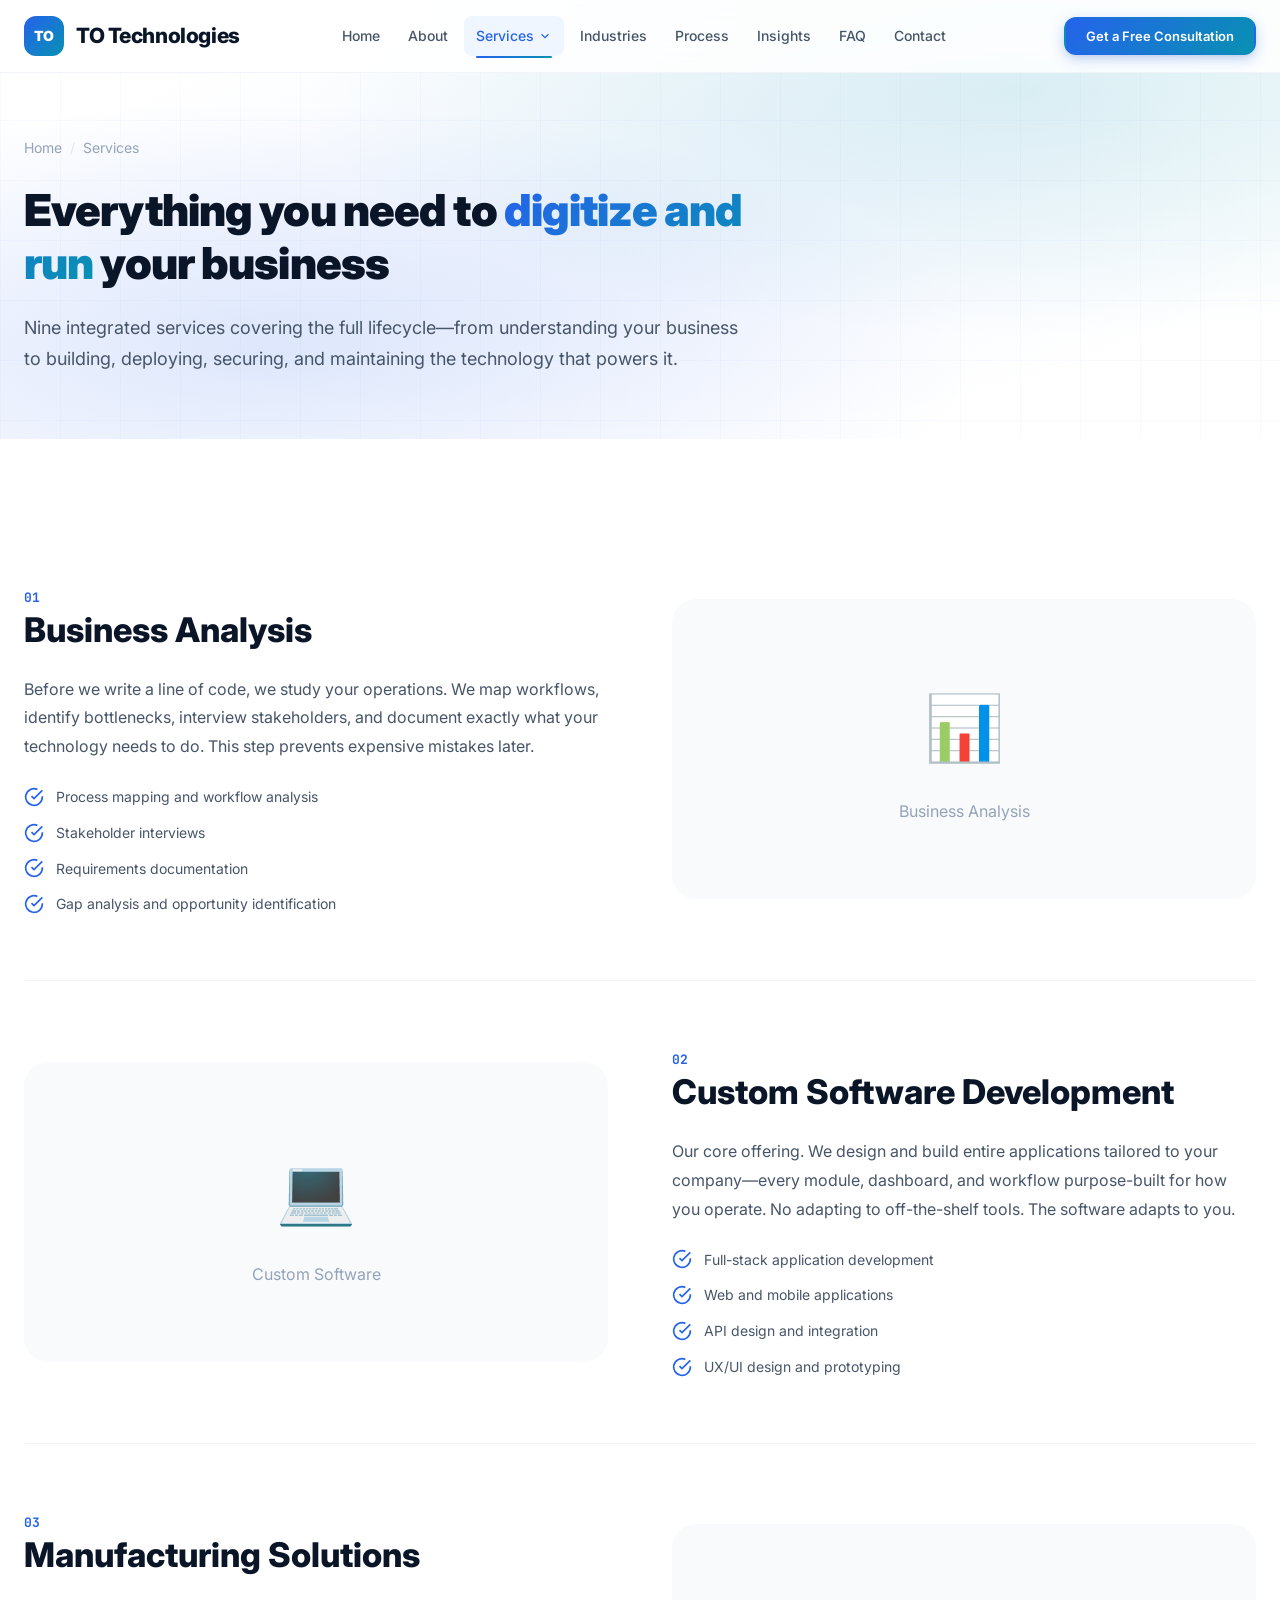
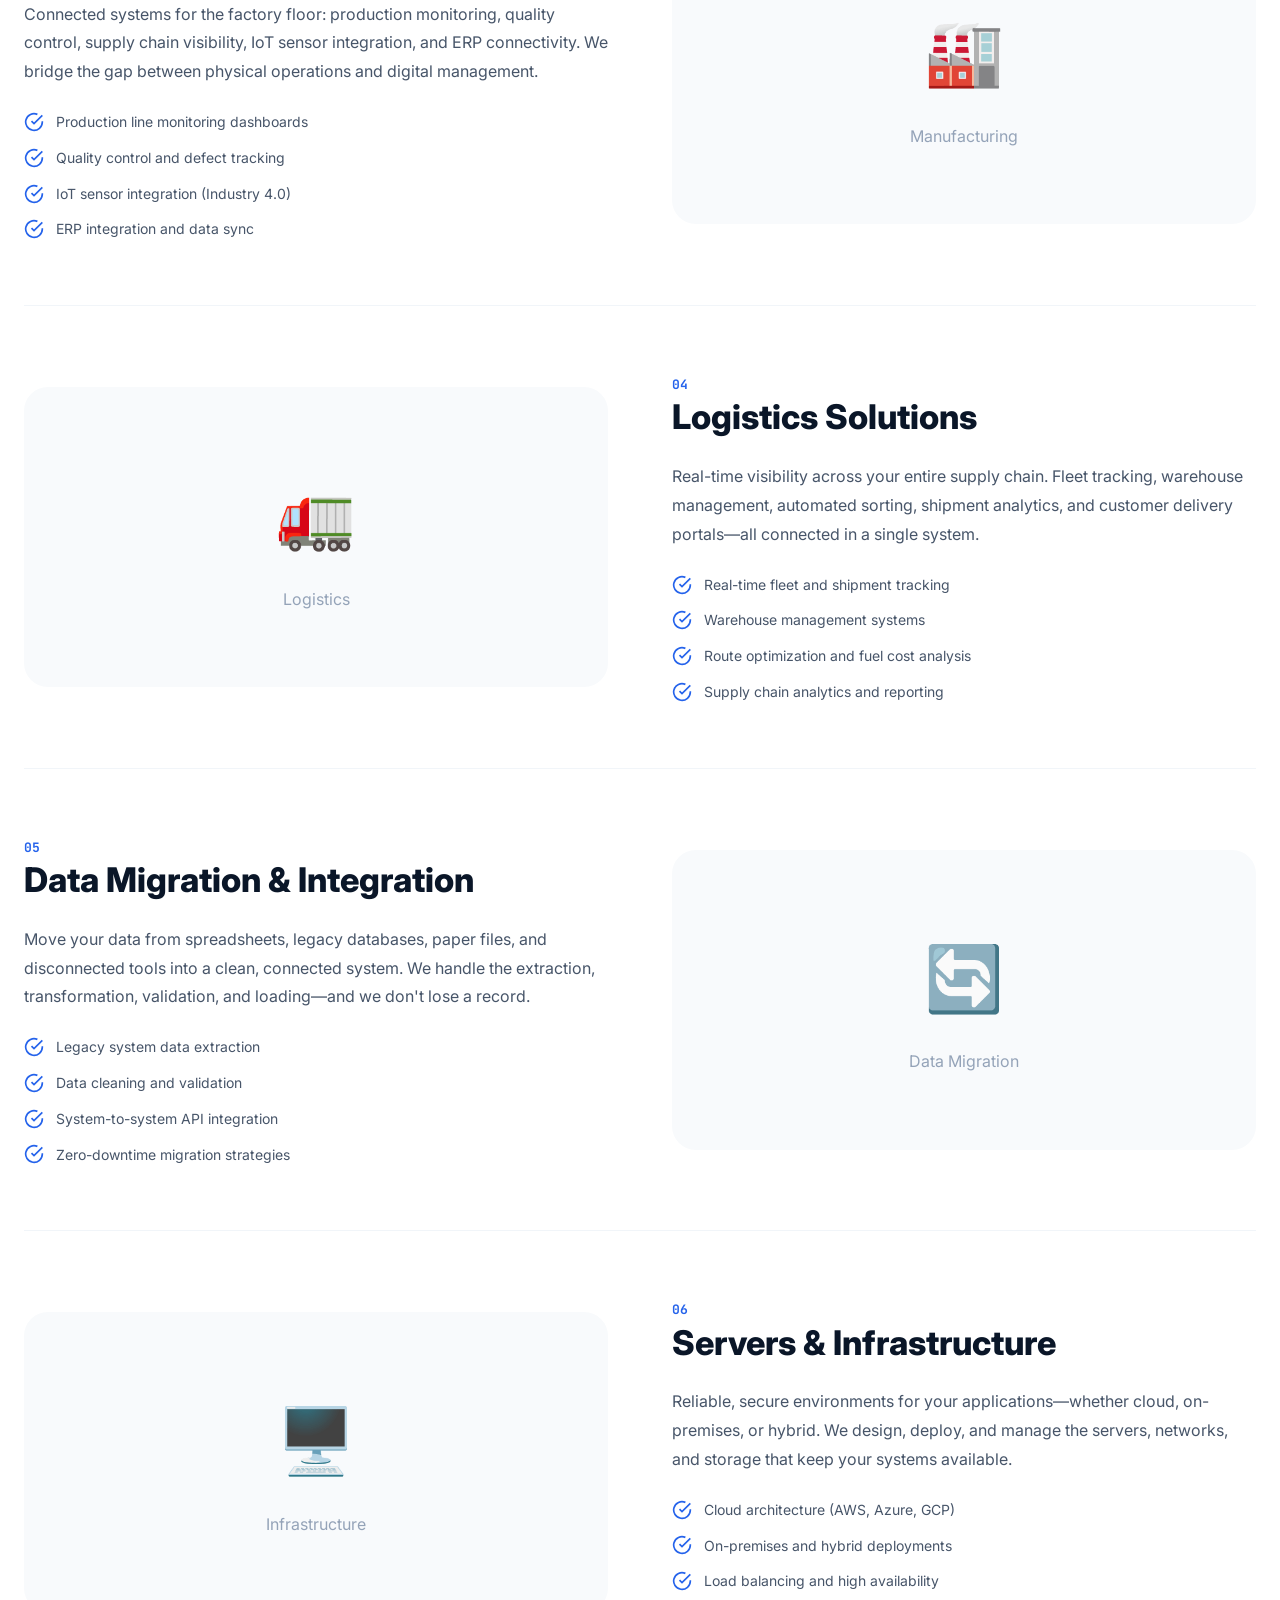
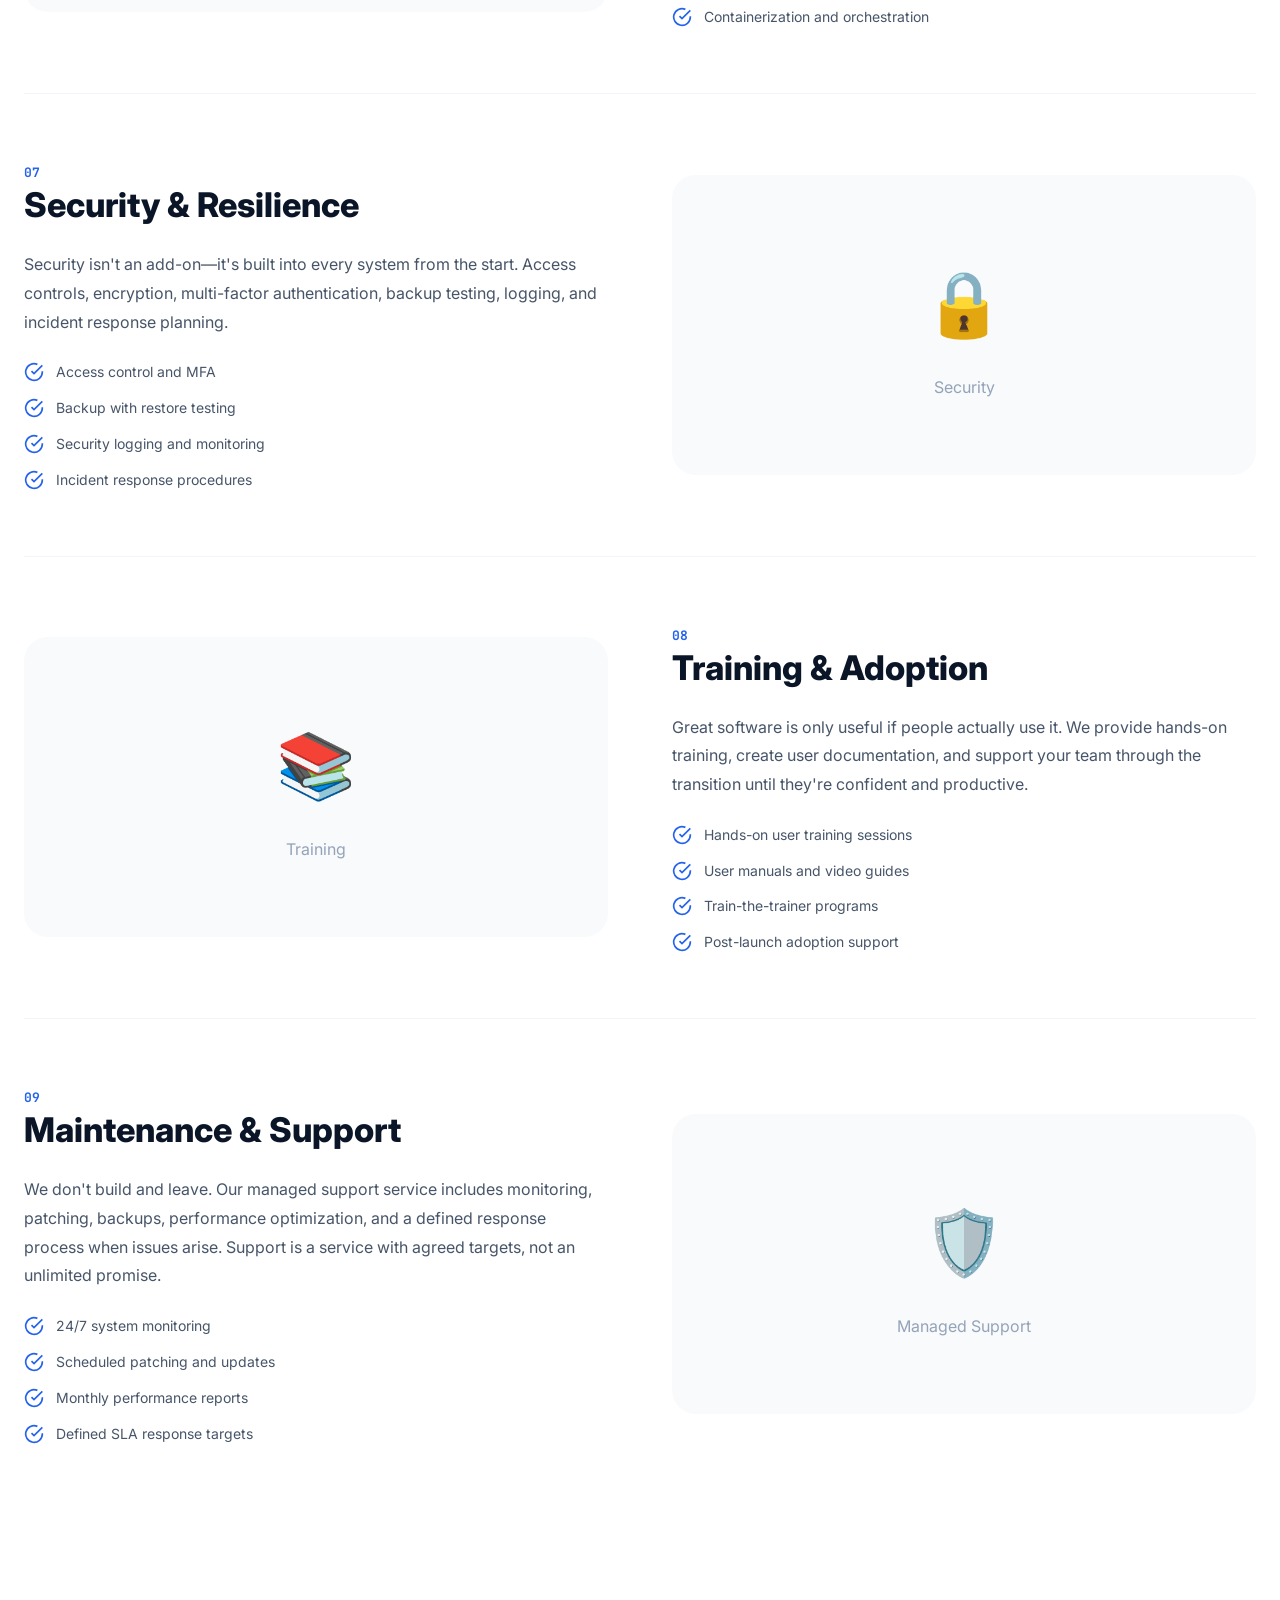
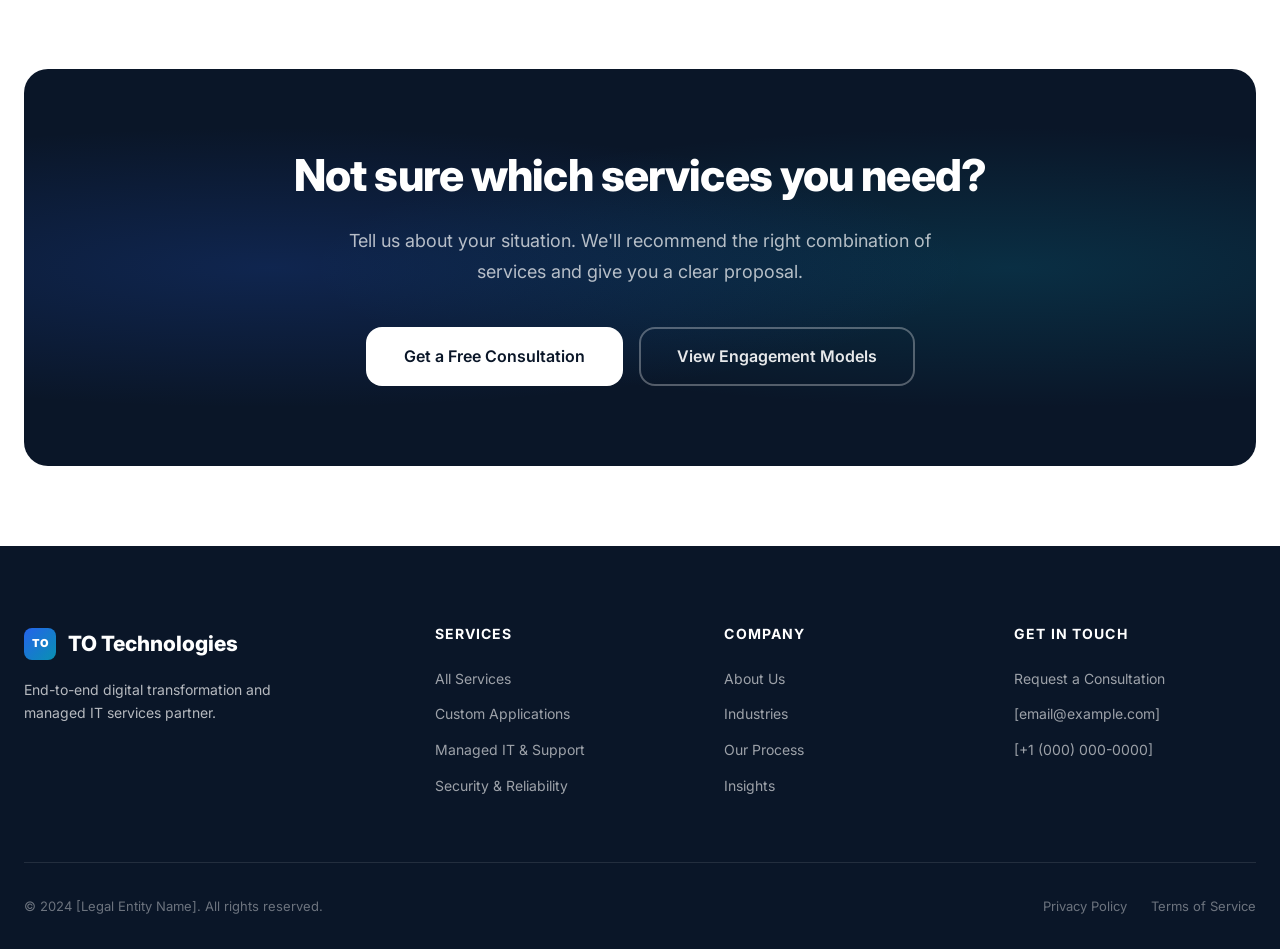
<file: services.html>
<!DOCTYPE html>
<html lang="en">
<head>
  <meta charset="UTF-8">
  <meta name="viewport" content="width=device-width, initial-scale=1.0">
  <title>Services — TO Technologies</title>
  <meta name="description" content="Explore our full range of IT services: business analysis, custom software, manufacturing and logistics solutions, data migration, infrastructure, security, training, and managed support.">
  <meta property="og:title" content="Services — TO Technologies">
  <meta property="og:description" content="End-to-end IT services from business analysis through deployment to managed support.">
  <meta property="og:type" content="website">
  <link rel="canonical" href="https://www.example.com/services.html">
  <link rel="icon" type="image/svg+xml" href="favicon.svg">
  <link rel="stylesheet" href="css/style.css">
</head>
<body>
  <a href="#main-content" class="skip-link">Skip to main content</a>
  <header class="header" role="banner">
    <div class="header__inner">
      <a href="index.html" class="header__logo" aria-label="TO Technologies Home"><span class="header__logo-icon">TO</span> TO Technologies</a>
      <nav class="nav" role="navigation" aria-label="Main navigation">
        <a href="index.html" class="nav__link">Home</a>
        <a href="about.html" class="nav__link">About</a>
        <div class="nav__dropdown">
          <a href="services.html" class="nav__link nav__link--active nav__dropdown-trigger">Services <svg viewBox="0 0 24 24" fill="none" stroke="currentColor" stroke-width="2"><polyline points="6 9 12 15 18 9"></polyline></svg></a>
          <div class="nav__dropdown-menu">
            <a href="custom-applications.html" class="nav__dropdown-item">Custom Applications</a>
            <a href="managed-it.html" class="nav__dropdown-item">Managed IT &amp; Support</a>
            <a href="security.html" class="nav__dropdown-item">Security &amp; Reliability</a>
            <a href="engagement-models.html" class="nav__dropdown-item">Engagement Models</a>
          </div>
        </div>
        <a href="industries.html" class="nav__link">Industries</a>
        <a href="process.html" class="nav__link">Process</a>
        <a href="insights.html" class="nav__link">Insights</a>
        <a href="faq.html" class="nav__link">FAQ</a>
        <a href="contact.html" class="nav__link">Contact</a>
      </nav>
      <div class="header__cta"><a href="contact.html" class="btn btn--primary btn--sm">Get a Free Consultation</a></div>
      <button class="menu-toggle" aria-label="Toggle menu" aria-expanded="false"><span class="menu-toggle__bar"></span><span class="menu-toggle__bar"></span><span class="menu-toggle__bar"></span></button>
    </div>
    <div class="mobile-overlay" aria-hidden="true"></div>
  </header>

  <main id="main-content">
    <section class="page-hero">
      <div class="page-hero__mesh" aria-hidden="true"></div>
      <div class="page-hero__grid" aria-hidden="true"></div>
      <div class="container">
        <div class="page-hero__content">
          <nav class="page-hero__breadcrumb" aria-label="Breadcrumb"><a href="index.html">Home</a><span class="page-hero__breadcrumb-sep">/</span><span aria-current="page">Services</span></nav>
          <h1 class="page-hero__title">Everything you need to <span class="text-gradient">digitize and run</span> your business</h1>
          <p class="page-hero__subtitle">Nine integrated services covering the full lifecycle—from understanding your business to building, deploying, securing, and maintaining the technology that powers it.</p>
        </div>
      </div>
    </section>

    <!-- SERVICE 1 -->
    <section class="section" aria-label="Services list">
      <div class="container">

        <div class="service-detail reveal">
          <div>
            <span class="service-detail__number">01</span>
            <h2 class="service-detail__title">Business Analysis</h2>
            <p class="service-detail__text">Before we write a line of code, we study your operations. We map workflows, identify bottlenecks, interview stakeholders, and document exactly what your technology needs to do. This step prevents expensive mistakes later.</p>
            <div class="service-detail__features">
              <div class="service-detail__feature"><svg viewBox="0 0 24 24" fill="none" stroke="currentColor" stroke-width="2"><path d="M22 11.08V12a10 10 0 1 1-5.93-9.14"></path><polyline points="22 4 12 14.01 9 11.01"></polyline></svg> Process mapping and workflow analysis</div>
              <div class="service-detail__feature"><svg viewBox="0 0 24 24" fill="none" stroke="currentColor" stroke-width="2"><path d="M22 11.08V12a10 10 0 1 1-5.93-9.14"></path><polyline points="22 4 12 14.01 9 11.01"></polyline></svg> Stakeholder interviews</div>
              <div class="service-detail__feature"><svg viewBox="0 0 24 24" fill="none" stroke="currentColor" stroke-width="2"><path d="M22 11.08V12a10 10 0 1 1-5.93-9.14"></path><polyline points="22 4 12 14.01 9 11.01"></polyline></svg> Requirements documentation</div>
              <div class="service-detail__feature"><svg viewBox="0 0 24 24" fill="none" stroke="currentColor" stroke-width="2"><path d="M22 11.08V12a10 10 0 1 1-5.93-9.14"></path><polyline points="22 4 12 14.01 9 11.01"></polyline></svg> Gap analysis and opportunity identification</div>
            </div>
          </div>
          <div class="service-detail__visual" aria-hidden="true">
            <div class="service-visual-placeholder"><div class="service-visual-placeholder__icon">📊</div><p>Business Analysis</p></div>
          </div>
        </div>

        <div class="service-detail reveal">
          <div>
            <span class="service-detail__number">02</span>
            <h2 class="service-detail__title">Custom Software Development</h2>
            <p class="service-detail__text">Our core offering. We design and build entire applications tailored to your company—every module, dashboard, and workflow purpose-built for how you operate. No adapting to off-the-shelf tools. The software adapts to you.</p>
            <div class="service-detail__features">
              <div class="service-detail__feature"><svg viewBox="0 0 24 24" fill="none" stroke="currentColor" stroke-width="2"><path d="M22 11.08V12a10 10 0 1 1-5.93-9.14"></path><polyline points="22 4 12 14.01 9 11.01"></polyline></svg> Full-stack application development</div>
              <div class="service-detail__feature"><svg viewBox="0 0 24 24" fill="none" stroke="currentColor" stroke-width="2"><path d="M22 11.08V12a10 10 0 1 1-5.93-9.14"></path><polyline points="22 4 12 14.01 9 11.01"></polyline></svg> Web and mobile applications</div>
              <div class="service-detail__feature"><svg viewBox="0 0 24 24" fill="none" stroke="currentColor" stroke-width="2"><path d="M22 11.08V12a10 10 0 1 1-5.93-9.14"></path><polyline points="22 4 12 14.01 9 11.01"></polyline></svg> API design and integration</div>
              <div class="service-detail__feature"><svg viewBox="0 0 24 24" fill="none" stroke="currentColor" stroke-width="2"><path d="M22 11.08V12a10 10 0 1 1-5.93-9.14"></path><polyline points="22 4 12 14.01 9 11.01"></polyline></svg> UX/UI design and prototyping</div>
            </div>
          </div>
          <div class="service-detail__visual" aria-hidden="true">
            <div class="service-visual-placeholder"><div class="service-visual-placeholder__icon">💻</div><p>Custom Software</p></div>
          </div>
        </div>

        <div class="service-detail reveal">
          <div>
            <span class="service-detail__number">03</span>
            <h2 class="service-detail__title">Manufacturing Solutions</h2>
            <p class="service-detail__text">Connected systems for the factory floor: production monitoring, quality control, supply chain visibility, IoT sensor integration, and ERP connectivity. We bridge the gap between physical operations and digital management.</p>
            <div class="service-detail__features">
              <div class="service-detail__feature"><svg viewBox="0 0 24 24" fill="none" stroke="currentColor" stroke-width="2"><path d="M22 11.08V12a10 10 0 1 1-5.93-9.14"></path><polyline points="22 4 12 14.01 9 11.01"></polyline></svg> Production line monitoring dashboards</div>
              <div class="service-detail__feature"><svg viewBox="0 0 24 24" fill="none" stroke="currentColor" stroke-width="2"><path d="M22 11.08V12a10 10 0 1 1-5.93-9.14"></path><polyline points="22 4 12 14.01 9 11.01"></polyline></svg> Quality control and defect tracking</div>
              <div class="service-detail__feature"><svg viewBox="0 0 24 24" fill="none" stroke="currentColor" stroke-width="2"><path d="M22 11.08V12a10 10 0 1 1-5.93-9.14"></path><polyline points="22 4 12 14.01 9 11.01"></polyline></svg> IoT sensor integration (Industry 4.0)</div>
              <div class="service-detail__feature"><svg viewBox="0 0 24 24" fill="none" stroke="currentColor" stroke-width="2"><path d="M22 11.08V12a10 10 0 1 1-5.93-9.14"></path><polyline points="22 4 12 14.01 9 11.01"></polyline></svg> ERP integration and data sync</div>
            </div>
          </div>
          <div class="service-detail__visual" aria-hidden="true">
            <div class="service-visual-placeholder"><div class="service-visual-placeholder__icon">🏭</div><p>Manufacturing</p></div>
          </div>
        </div>

        <div class="service-detail reveal">
          <div>
            <span class="service-detail__number">04</span>
            <h2 class="service-detail__title">Logistics Solutions</h2>
            <p class="service-detail__text">Real-time visibility across your entire supply chain. Fleet tracking, warehouse management, automated sorting, shipment analytics, and customer delivery portals—all connected in a single system.</p>
            <div class="service-detail__features">
              <div class="service-detail__feature"><svg viewBox="0 0 24 24" fill="none" stroke="currentColor" stroke-width="2"><path d="M22 11.08V12a10 10 0 1 1-5.93-9.14"></path><polyline points="22 4 12 14.01 9 11.01"></polyline></svg> Real-time fleet and shipment tracking</div>
              <div class="service-detail__feature"><svg viewBox="0 0 24 24" fill="none" stroke="currentColor" stroke-width="2"><path d="M22 11.08V12a10 10 0 1 1-5.93-9.14"></path><polyline points="22 4 12 14.01 9 11.01"></polyline></svg> Warehouse management systems</div>
              <div class="service-detail__feature"><svg viewBox="0 0 24 24" fill="none" stroke="currentColor" stroke-width="2"><path d="M22 11.08V12a10 10 0 1 1-5.93-9.14"></path><polyline points="22 4 12 14.01 9 11.01"></polyline></svg> Route optimization and fuel cost analysis</div>
              <div class="service-detail__feature"><svg viewBox="0 0 24 24" fill="none" stroke="currentColor" stroke-width="2"><path d="M22 11.08V12a10 10 0 1 1-5.93-9.14"></path><polyline points="22 4 12 14.01 9 11.01"></polyline></svg> Supply chain analytics and reporting</div>
            </div>
          </div>
          <div class="service-detail__visual" aria-hidden="true">
            <div class="service-visual-placeholder"><div class="service-visual-placeholder__icon">🚛</div><p>Logistics</p></div>
          </div>
        </div>

        <div class="service-detail reveal">
          <div>
            <span class="service-detail__number">05</span>
            <h2 class="service-detail__title">Data Migration &amp; Integration</h2>
            <p class="service-detail__text">Move your data from spreadsheets, legacy databases, paper files, and disconnected tools into a clean, connected system. We handle the extraction, transformation, validation, and loading—and we don't lose a record.</p>
            <div class="service-detail__features">
              <div class="service-detail__feature"><svg viewBox="0 0 24 24" fill="none" stroke="currentColor" stroke-width="2"><path d="M22 11.08V12a10 10 0 1 1-5.93-9.14"></path><polyline points="22 4 12 14.01 9 11.01"></polyline></svg> Legacy system data extraction</div>
              <div class="service-detail__feature"><svg viewBox="0 0 24 24" fill="none" stroke="currentColor" stroke-width="2"><path d="M22 11.08V12a10 10 0 1 1-5.93-9.14"></path><polyline points="22 4 12 14.01 9 11.01"></polyline></svg> Data cleaning and validation</div>
              <div class="service-detail__feature"><svg viewBox="0 0 24 24" fill="none" stroke="currentColor" stroke-width="2"><path d="M22 11.08V12a10 10 0 1 1-5.93-9.14"></path><polyline points="22 4 12 14.01 9 11.01"></polyline></svg> System-to-system API integration</div>
              <div class="service-detail__feature"><svg viewBox="0 0 24 24" fill="none" stroke="currentColor" stroke-width="2"><path d="M22 11.08V12a10 10 0 1 1-5.93-9.14"></path><polyline points="22 4 12 14.01 9 11.01"></polyline></svg> Zero-downtime migration strategies</div>
            </div>
          </div>
          <div class="service-detail__visual" aria-hidden="true">
            <div class="service-visual-placeholder"><div class="service-visual-placeholder__icon">🔄</div><p>Data Migration</p></div>
          </div>
        </div>

        <div class="service-detail reveal">
          <div>
            <span class="service-detail__number">06</span>
            <h2 class="service-detail__title">Servers &amp; Infrastructure</h2>
            <p class="service-detail__text">Reliable, secure environments for your applications—whether cloud, on-premises, or hybrid. We design, deploy, and manage the servers, networks, and storage that keep your systems available.</p>
            <div class="service-detail__features">
              <div class="service-detail__feature"><svg viewBox="0 0 24 24" fill="none" stroke="currentColor" stroke-width="2"><path d="M22 11.08V12a10 10 0 1 1-5.93-9.14"></path><polyline points="22 4 12 14.01 9 11.01"></polyline></svg> Cloud architecture (AWS, Azure, GCP)</div>
              <div class="service-detail__feature"><svg viewBox="0 0 24 24" fill="none" stroke="currentColor" stroke-width="2"><path d="M22 11.08V12a10 10 0 1 1-5.93-9.14"></path><polyline points="22 4 12 14.01 9 11.01"></polyline></svg> On-premises and hybrid deployments</div>
              <div class="service-detail__feature"><svg viewBox="0 0 24 24" fill="none" stroke="currentColor" stroke-width="2"><path d="M22 11.08V12a10 10 0 1 1-5.93-9.14"></path><polyline points="22 4 12 14.01 9 11.01"></polyline></svg> Load balancing and high availability</div>
              <div class="service-detail__feature"><svg viewBox="0 0 24 24" fill="none" stroke="currentColor" stroke-width="2"><path d="M22 11.08V12a10 10 0 1 1-5.93-9.14"></path><polyline points="22 4 12 14.01 9 11.01"></polyline></svg> Containerization and orchestration</div>
            </div>
          </div>
          <div class="service-detail__visual" aria-hidden="true">
            <div class="service-visual-placeholder"><div class="service-visual-placeholder__icon">🖥️</div><p>Infrastructure</p></div>
          </div>
        </div>

        <div class="service-detail reveal">
          <div>
            <span class="service-detail__number">07</span>
            <h2 class="service-detail__title">Security &amp; Resilience</h2>
            <p class="service-detail__text">Security isn't an add-on—it's built into every system from the start. Access controls, encryption, multi-factor authentication, backup testing, logging, and incident response planning.</p>
            <div class="service-detail__features">
              <div class="service-detail__feature"><svg viewBox="0 0 24 24" fill="none" stroke="currentColor" stroke-width="2"><path d="M22 11.08V12a10 10 0 1 1-5.93-9.14"></path><polyline points="22 4 12 14.01 9 11.01"></polyline></svg> Access control and MFA</div>
              <div class="service-detail__feature"><svg viewBox="0 0 24 24" fill="none" stroke="currentColor" stroke-width="2"><path d="M22 11.08V12a10 10 0 1 1-5.93-9.14"></path><polyline points="22 4 12 14.01 9 11.01"></polyline></svg> Backup with restore testing</div>
              <div class="service-detail__feature"><svg viewBox="0 0 24 24" fill="none" stroke="currentColor" stroke-width="2"><path d="M22 11.08V12a10 10 0 1 1-5.93-9.14"></path><polyline points="22 4 12 14.01 9 11.01"></polyline></svg> Security logging and monitoring</div>
              <div class="service-detail__feature"><svg viewBox="0 0 24 24" fill="none" stroke="currentColor" stroke-width="2"><path d="M22 11.08V12a10 10 0 1 1-5.93-9.14"></path><polyline points="22 4 12 14.01 9 11.01"></polyline></svg> Incident response procedures</div>
            </div>
          </div>
          <div class="service-detail__visual" aria-hidden="true">
            <div class="service-visual-placeholder"><div class="service-visual-placeholder__icon">🔒</div><p>Security</p></div>
          </div>
        </div>

        <div class="service-detail reveal">
          <div>
            <span class="service-detail__number">08</span>
            <h2 class="service-detail__title">Training &amp; Adoption</h2>
            <p class="service-detail__text">Great software is only useful if people actually use it. We provide hands-on training, create user documentation, and support your team through the transition until they're confident and productive.</p>
            <div class="service-detail__features">
              <div class="service-detail__feature"><svg viewBox="0 0 24 24" fill="none" stroke="currentColor" stroke-width="2"><path d="M22 11.08V12a10 10 0 1 1-5.93-9.14"></path><polyline points="22 4 12 14.01 9 11.01"></polyline></svg> Hands-on user training sessions</div>
              <div class="service-detail__feature"><svg viewBox="0 0 24 24" fill="none" stroke="currentColor" stroke-width="2"><path d="M22 11.08V12a10 10 0 1 1-5.93-9.14"></path><polyline points="22 4 12 14.01 9 11.01"></polyline></svg> User manuals and video guides</div>
              <div class="service-detail__feature"><svg viewBox="0 0 24 24" fill="none" stroke="currentColor" stroke-width="2"><path d="M22 11.08V12a10 10 0 1 1-5.93-9.14"></path><polyline points="22 4 12 14.01 9 11.01"></polyline></svg> Train-the-trainer programs</div>
              <div class="service-detail__feature"><svg viewBox="0 0 24 24" fill="none" stroke="currentColor" stroke-width="2"><path d="M22 11.08V12a10 10 0 1 1-5.93-9.14"></path><polyline points="22 4 12 14.01 9 11.01"></polyline></svg> Post-launch adoption support</div>
            </div>
          </div>
          <div class="service-detail__visual" aria-hidden="true">
            <div class="service-visual-placeholder"><div class="service-visual-placeholder__icon">📚</div><p>Training</p></div>
          </div>
        </div>

        <div class="service-detail reveal">
          <div>
            <span class="service-detail__number">09</span>
            <h2 class="service-detail__title">Maintenance &amp; Support</h2>
            <p class="service-detail__text">We don't build and leave. Our managed support service includes monitoring, patching, backups, performance optimization, and a defined response process when issues arise. Support is a service with agreed targets, not an unlimited promise.</p>
            <div class="service-detail__features">
              <div class="service-detail__feature"><svg viewBox="0 0 24 24" fill="none" stroke="currentColor" stroke-width="2"><path d="M22 11.08V12a10 10 0 1 1-5.93-9.14"></path><polyline points="22 4 12 14.01 9 11.01"></polyline></svg> 24/7 system monitoring</div>
              <div class="service-detail__feature"><svg viewBox="0 0 24 24" fill="none" stroke="currentColor" stroke-width="2"><path d="M22 11.08V12a10 10 0 1 1-5.93-9.14"></path><polyline points="22 4 12 14.01 9 11.01"></polyline></svg> Scheduled patching and updates</div>
              <div class="service-detail__feature"><svg viewBox="0 0 24 24" fill="none" stroke="currentColor" stroke-width="2"><path d="M22 11.08V12a10 10 0 1 1-5.93-9.14"></path><polyline points="22 4 12 14.01 9 11.01"></polyline></svg> Monthly performance reports</div>
              <div class="service-detail__feature"><svg viewBox="0 0 24 24" fill="none" stroke="currentColor" stroke-width="2"><path d="M22 11.08V12a10 10 0 1 1-5.93-9.14"></path><polyline points="22 4 12 14.01 9 11.01"></polyline></svg> Defined SLA response targets</div>
            </div>
          </div>
          <div class="service-detail__visual" aria-hidden="true">
            <div class="service-visual-placeholder"><div class="service-visual-placeholder__icon">🛡️</div><p>Managed Support</p></div>
          </div>
        </div>

      </div>
    </section>

    <!-- CTA -->
    <section class="section">
      <div class="cta-section">
        <div class="cta-section__mesh" aria-hidden="true"></div>
        <div class="cta-section__content">
          <h2 class="cta-section__title">Not sure which services you need?</h2>
          <p class="cta-section__text">Tell us about your situation. We'll recommend the right combination of services and give you a clear proposal.</p>
          <div class="cta-section__actions">
            <a href="contact.html" class="btn btn--white btn--lg">Get a Free Consultation</a>
            <a href="engagement-models.html" class="btn btn--outline btn--lg" style="border-color:rgba(255,255,255,0.3);color:rgba(255,255,255,0.9);">View Engagement Models</a>
          </div>
        </div>
      </div>
    </section>
  </main>

  <footer class="footer" role="contentinfo">
    <div class="container">
      <div class="footer__grid">
        <div>
          <div class="footer__brand-name"><span class="header__logo-icon" style="width:32px;height:32px;font-size:11px;border-radius:8px;">TO</span> TO Technologies</div>
          <p class="footer__brand-desc">End-to-end digital transformation and managed IT services partner.</p>
        </div>
        <div>
          <h3 class="footer__heading">Services</h3>
          <div class="footer__links">
            <a href="services.html" class="footer__link">All Services</a>
            <a href="custom-applications.html" class="footer__link">Custom Applications</a>
            <a href="managed-it.html" class="footer__link">Managed IT &amp; Support</a>
            <a href="security.html" class="footer__link">Security &amp; Reliability</a>
          </div>
        </div>
        <div>
          <h3 class="footer__heading">Company</h3>
          <div class="footer__links">
            <a href="about.html" class="footer__link">About Us</a>
            <a href="industries.html" class="footer__link">Industries</a>
            <a href="process.html" class="footer__link">Our Process</a>
            <a href="insights.html" class="footer__link">Insights</a>
          </div>
        </div>
        <div>
          <h3 class="footer__heading">Get in Touch</h3>
          <div class="footer__links">
            <a href="contact.html" class="footer__link">Request a Consultation</a>
            <a href="mailto:info@example.com" class="footer__link">[email@example.com]</a>
            <a href="tel:+10000000000" class="footer__link">[+1 (000) 000-0000]</a>
          </div>
        </div>
      </div>
      <div class="footer__bottom">
        <p>&copy; 2024 [Legal Entity Name]. All rights reserved.</p>
        <div class="footer__bottom-links"><a href="privacy.html">Privacy Policy</a><a href="terms.html">Terms of Service</a></div>
      </div>
    </div>
  </footer>
  <script src="js/main.js"></script>
</body>
</html>
</file>
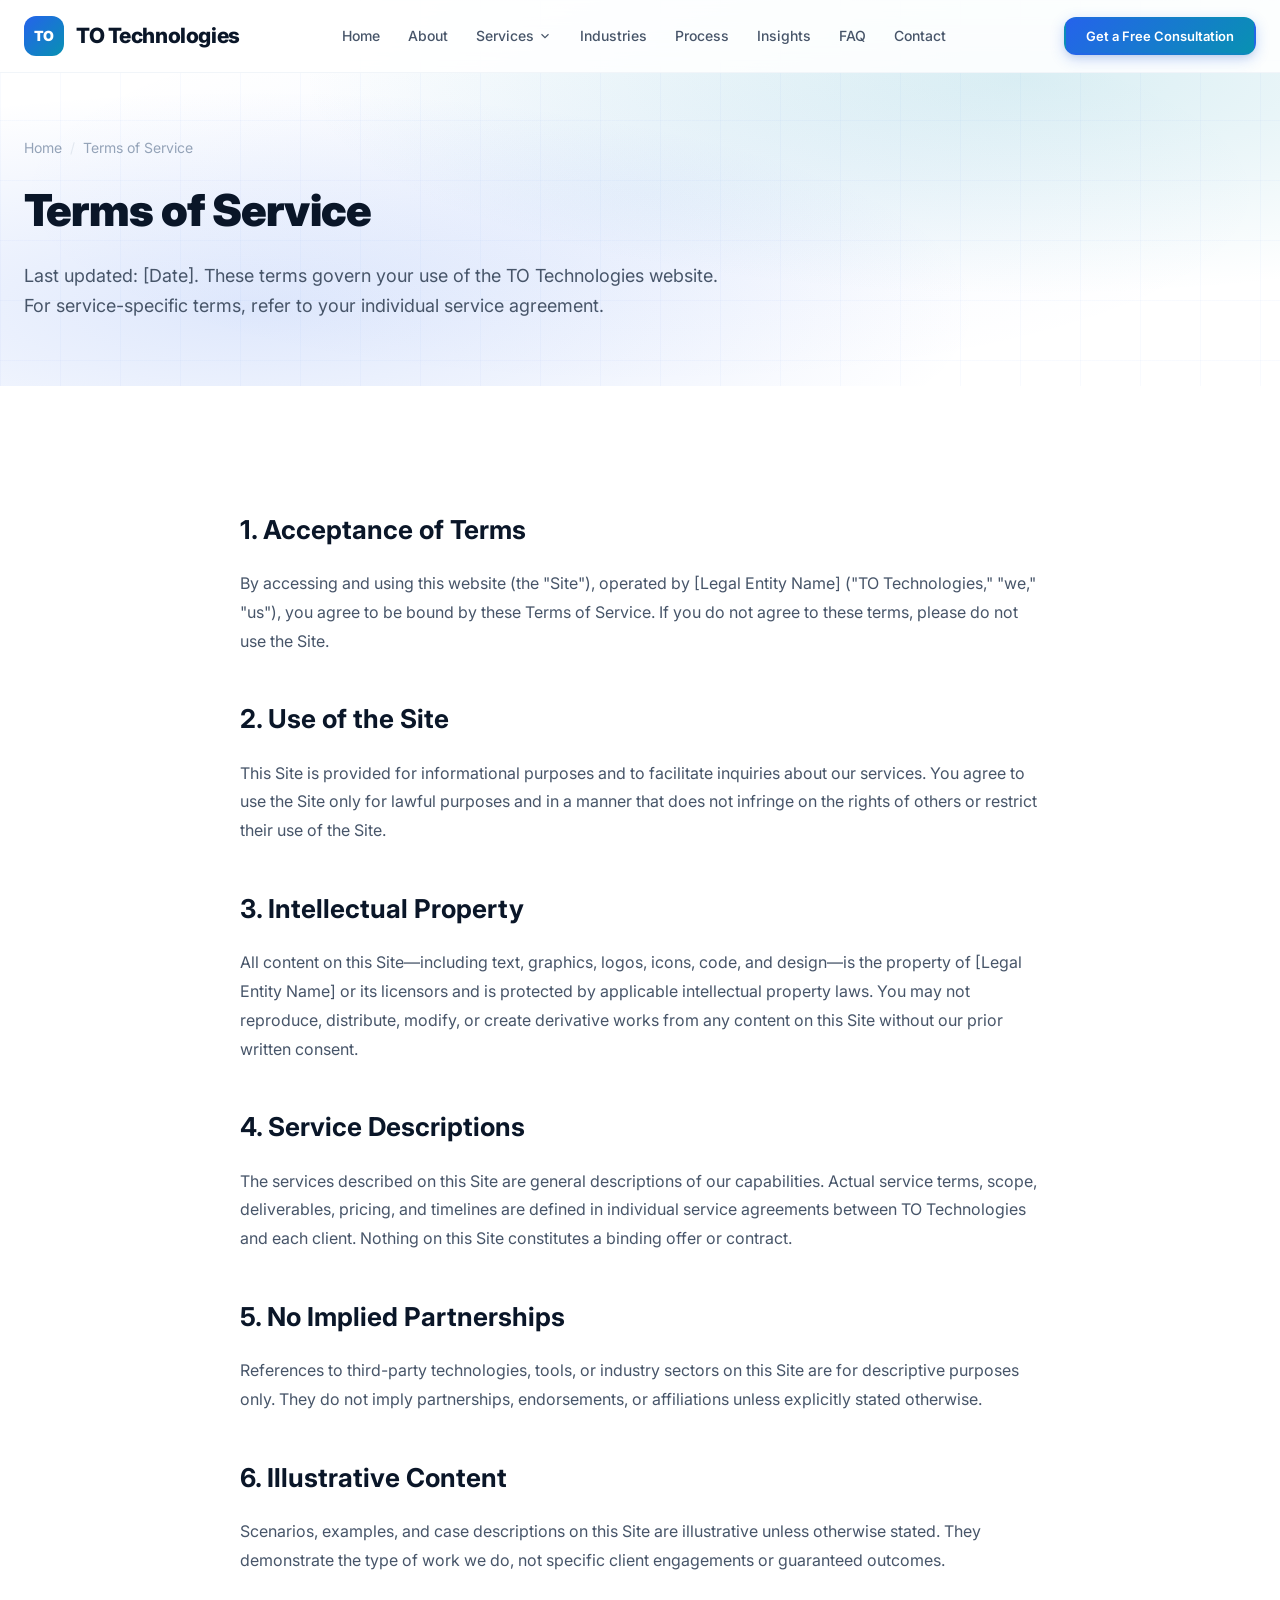
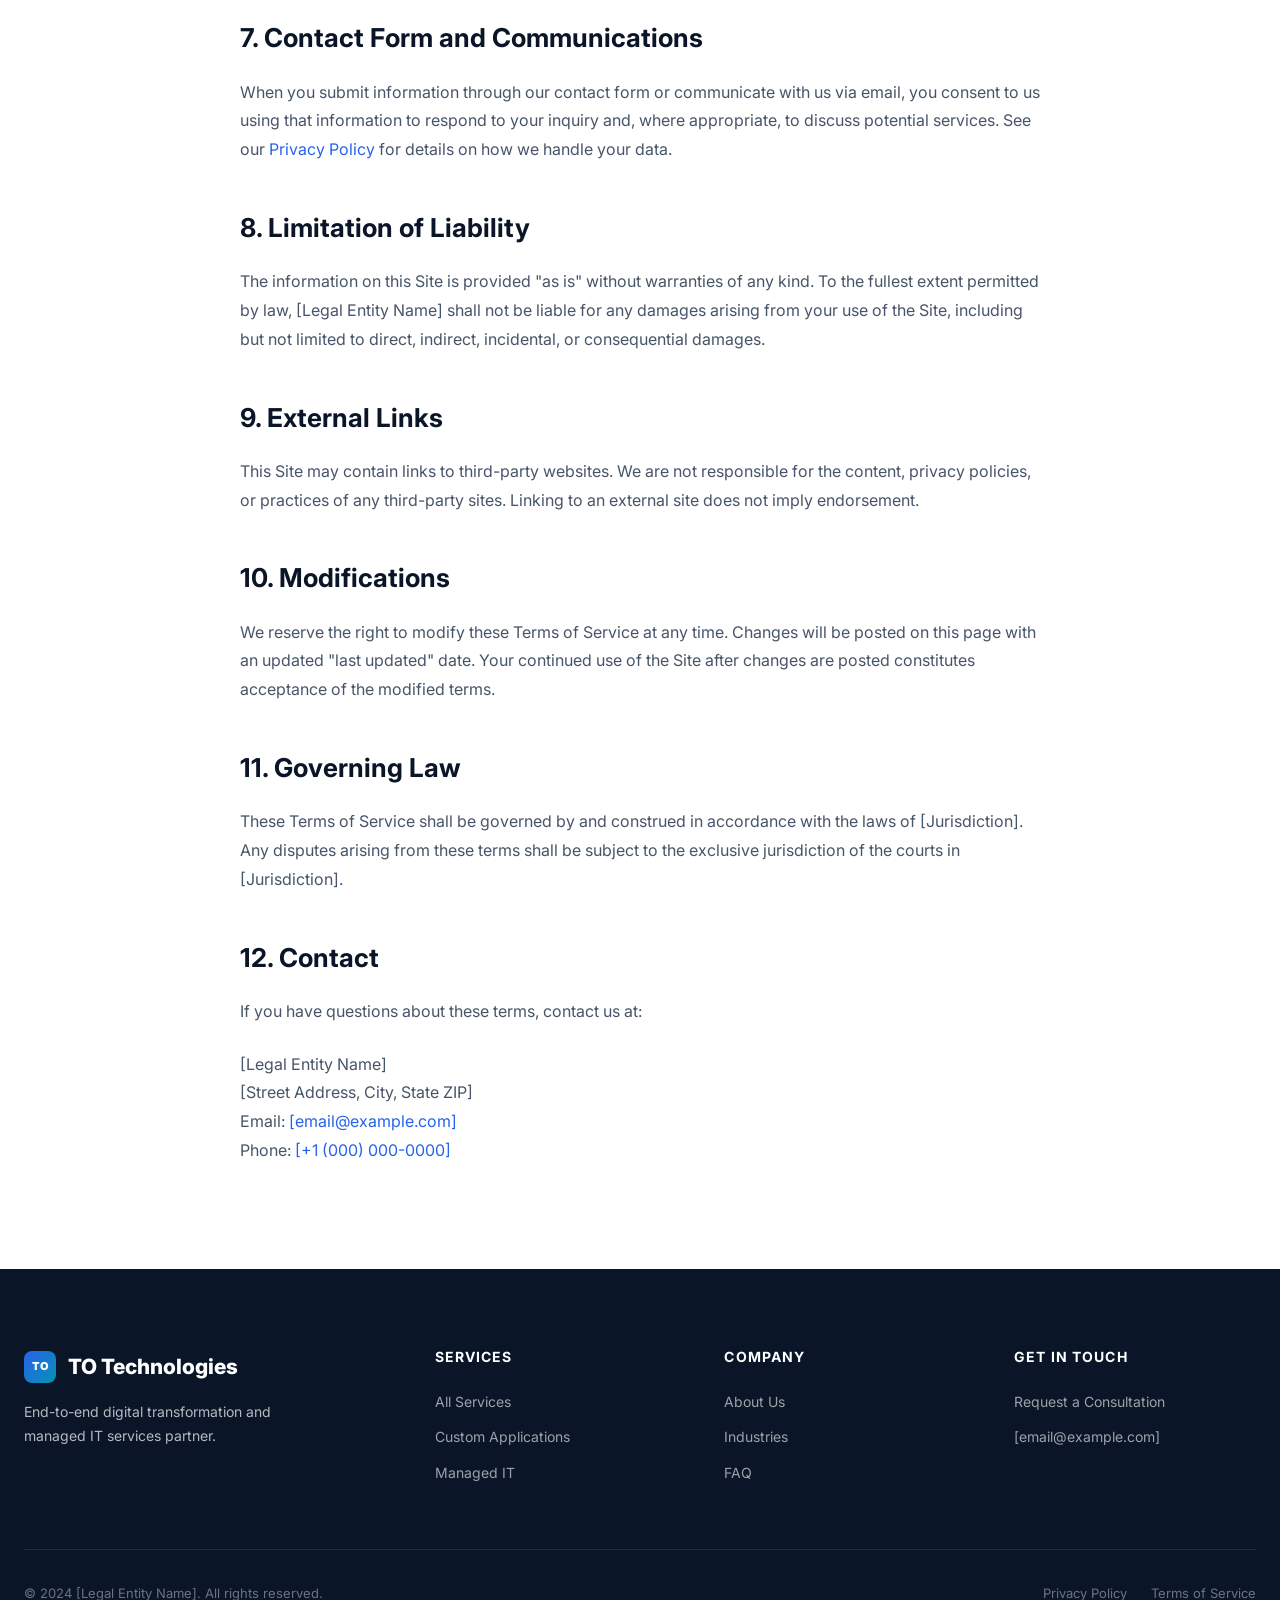
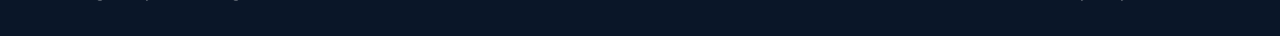
<file: terms.html>
<!DOCTYPE html>
<html lang="en">
<head>
  <meta charset="UTF-8">
  <meta name="viewport" content="width=device-width, initial-scale=1.0">
  <title>Terms of Service — TO Technologies</title>
  <meta name="description" content="Terms of service for the TO Technologies website and services.">
  <meta property="og:title" content="Terms of Service — TO Technologies">
  <meta property="og:type" content="website">
  <link rel="canonical" href="https://www.example.com/terms.html">
  <link rel="icon" type="image/svg+xml" href="favicon.svg">
  <link rel="stylesheet" href="css/style.css">
</head>
<body>
  <a href="#main-content" class="skip-link">Skip to main content</a>
  <header class="header" role="banner">
    <div class="header__inner">
      <a href="index.html" class="header__logo" aria-label="TO Technologies Home"><span class="header__logo-icon">TO</span> TO Technologies</a>
      <nav class="nav" role="navigation" aria-label="Main navigation">
        <a href="index.html" class="nav__link">Home</a><a href="about.html" class="nav__link">About</a>
        <div class="nav__dropdown"><a href="services.html" class="nav__link nav__dropdown-trigger">Services <svg viewBox="0 0 24 24" fill="none" stroke="currentColor" stroke-width="2"><polyline points="6 9 12 15 18 9"></polyline></svg></a><div class="nav__dropdown-menu"><a href="custom-applications.html" class="nav__dropdown-item">Custom Applications</a><a href="managed-it.html" class="nav__dropdown-item">Managed IT &amp; Support</a><a href="security.html" class="nav__dropdown-item">Security &amp; Reliability</a><a href="engagement-models.html" class="nav__dropdown-item">Engagement Models</a></div></div>
        <a href="industries.html" class="nav__link">Industries</a><a href="process.html" class="nav__link">Process</a><a href="insights.html" class="nav__link">Insights</a><a href="faq.html" class="nav__link">FAQ</a><a href="contact.html" class="nav__link">Contact</a>
      </nav>
      <div class="header__cta"><a href="contact.html" class="btn btn--primary btn--sm">Get a Free Consultation</a></div>
      <button class="menu-toggle" aria-label="Toggle menu" aria-expanded="false"><span class="menu-toggle__bar"></span><span class="menu-toggle__bar"></span><span class="menu-toggle__bar"></span></button>
    </div><div class="mobile-overlay" aria-hidden="true"></div>
  </header>

  <main id="main-content">
    <section class="page-hero">
      <div class="page-hero__mesh" aria-hidden="true"></div><div class="page-hero__grid" aria-hidden="true"></div>
      <div class="container">
        <div class="page-hero__content">
          <nav class="page-hero__breadcrumb" aria-label="Breadcrumb"><a href="index.html">Home</a><span class="page-hero__breadcrumb-sep">/</span><span aria-current="page">Terms of Service</span></nav>
          <h1 class="page-hero__title">Terms of Service</h1>
          <p class="page-hero__subtitle">Last updated: [Date]. These terms govern your use of the TO Technologies website. For service-specific terms, refer to your individual service agreement.</p>
        </div>
      </div>
    </section>

    <section class="section">
      <div class="container">
        <div class="legal-content">
          <h2>1. Acceptance of Terms</h2>
          <p>By accessing and using this website (the "Site"), operated by [Legal Entity Name] ("TO Technologies," "we," "us"), you agree to be bound by these Terms of Service. If you do not agree to these terms, please do not use the Site.</p>

          <h2>2. Use of the Site</h2>
          <p>This Site is provided for informational purposes and to facilitate inquiries about our services. You agree to use the Site only for lawful purposes and in a manner that does not infringe on the rights of others or restrict their use of the Site.</p>

          <h2>3. Intellectual Property</h2>
          <p>All content on this Site—including text, graphics, logos, icons, code, and design—is the property of [Legal Entity Name] or its licensors and is protected by applicable intellectual property laws. You may not reproduce, distribute, modify, or create derivative works from any content on this Site without our prior written consent.</p>

          <h2>4. Service Descriptions</h2>
          <p>The services described on this Site are general descriptions of our capabilities. Actual service terms, scope, deliverables, pricing, and timelines are defined in individual service agreements between TO Technologies and each client. Nothing on this Site constitutes a binding offer or contract.</p>

          <h2>5. No Implied Partnerships</h2>
          <p>References to third-party technologies, tools, or industry sectors on this Site are for descriptive purposes only. They do not imply partnerships, endorsements, or affiliations unless explicitly stated otherwise.</p>

          <h2>6. Illustrative Content</h2>
          <p>Scenarios, examples, and case descriptions on this Site are illustrative unless otherwise stated. They demonstrate the type of work we do, not specific client engagements or guaranteed outcomes.</p>

          <h2>7. Contact Form and Communications</h2>
          <p>When you submit information through our contact form or communicate with us via email, you consent to us using that information to respond to your inquiry and, where appropriate, to discuss potential services. See our <a href="privacy.html">Privacy Policy</a> for details on how we handle your data.</p>

          <h2>8. Limitation of Liability</h2>
          <p>The information on this Site is provided "as is" without warranties of any kind. To the fullest extent permitted by law, [Legal Entity Name] shall not be liable for any damages arising from your use of the Site, including but not limited to direct, indirect, incidental, or consequential damages.</p>

          <h2>9. External Links</h2>
          <p>This Site may contain links to third-party websites. We are not responsible for the content, privacy policies, or practices of any third-party sites. Linking to an external site does not imply endorsement.</p>

          <h2>10. Modifications</h2>
          <p>We reserve the right to modify these Terms of Service at any time. Changes will be posted on this page with an updated "last updated" date. Your continued use of the Site after changes are posted constitutes acceptance of the modified terms.</p>

          <h2>11. Governing Law</h2>
          <p>These Terms of Service shall be governed by and construed in accordance with the laws of [Jurisdiction]. Any disputes arising from these terms shall be subject to the exclusive jurisdiction of the courts in [Jurisdiction].</p>

          <h2>12. Contact</h2>
          <p>If you have questions about these terms, contact us at:</p>
          <p>
            [Legal Entity Name]<br>
            [Street Address, City, State ZIP]<br>
            Email: <a href="mailto:info@example.com">[email@example.com]</a><br>
            Phone: <a href="tel:+10000000000">[+1 (000) 000-0000]</a>
          </p>
        </div>
      </div>
    </section>
  </main>

  <footer class="footer" role="contentinfo">
    <div class="container">
      <div class="footer__grid">
        <div><div class="footer__brand-name"><span class="header__logo-icon" style="width:32px;height:32px;font-size:11px;border-radius:8px;">TO</span> TO Technologies</div><p class="footer__brand-desc">End-to-end digital transformation and managed IT services partner.</p></div>
        <div><h3 class="footer__heading">Services</h3><div class="footer__links"><a href="services.html" class="footer__link">All Services</a><a href="custom-applications.html" class="footer__link">Custom Applications</a><a href="managed-it.html" class="footer__link">Managed IT</a></div></div>
        <div><h3 class="footer__heading">Company</h3><div class="footer__links"><a href="about.html" class="footer__link">About Us</a><a href="industries.html" class="footer__link">Industries</a><a href="faq.html" class="footer__link">FAQ</a></div></div>
        <div><h3 class="footer__heading">Get in Touch</h3><div class="footer__links"><a href="contact.html" class="footer__link">Request a Consultation</a><a href="mailto:info@example.com" class="footer__link">[email@example.com]</a></div></div>
      </div>
      <div class="footer__bottom"><p>&copy; 2024 [Legal Entity Name]. All rights reserved.</p><div class="footer__bottom-links"><a href="privacy.html">Privacy Policy</a><a href="terms.html">Terms of Service</a></div></div>
    </div>
  </footer>
  <script src="js/main.js"></script>
</body>
</html>
</file>
<file: css/style.css>
/* ============================================================
   TO Technologies — Design System & Styles
   ============================================================ */

/* --- Google Fonts --- */
@import url('https://fonts.googleapis.com/css2?family=Inter:wght@300;400;500;600;700;800;900&family=JetBrains+Mono:wght@400;500&display=swap');

/* --- Design Tokens --- */
:root {
  /* Colors */
  --color-white: #FFFFFF;
  --color-bg: #FFFFFF;
  --color-bg-alt: #F8FAFC;
  --color-bg-muted: #F1F5F9;
  --color-bg-dark: #0A1628;
  --color-navy: #0A1628;
  --color-navy-light: #1E293B;
  --color-navy-mid: #334155;
  --color-text: #0F172A;
  --color-text-secondary: #475569;
  --color-text-muted: #94A3B8;
  --color-blue: #2563EB;
  --color-blue-light: #3B82F6;
  --color-blue-dark: #1D4ED8;
  --color-blue-bg: #EFF6FF;
  --color-teal: #0891B2;
  --color-teal-light: #22D3EE;
  --color-teal-dark: #0E7490;
  --color-teal-bg: #ECFEFF;
  --color-border: #E2E8F0;
  --color-border-light: #F1F5F9;
  --color-success: #10B981;
  --color-warning: #F59E0B;
  --color-error: #EF4444;

  /* Gradients */
  --gradient-primary: linear-gradient(135deg, #2563EB 0%, #0891B2 100%);
  --gradient-hero: linear-gradient(135deg, #0A1628 0%, #1E3A5F 50%, #0A1628 100%);
  --gradient-mesh: radial-gradient(at 20% 80%, rgba(37, 99, 235, 0.15) 0%, transparent 50%),
                    radial-gradient(at 80% 20%, rgba(8, 145, 178, 0.15) 0%, transparent 50%),
                    radial-gradient(at 50% 50%, rgba(37, 99, 235, 0.05) 0%, transparent 70%);
  --gradient-card: linear-gradient(135deg, rgba(255,255,255,0.9) 0%, rgba(248,250,252,0.9) 100%);

  /* Typography */
  --font-sans: 'Inter', -apple-system, BlinkMacSystemFont, 'Segoe UI', sans-serif;
  --font-mono: 'JetBrains Mono', 'Fira Code', monospace;
  --text-xs: clamp(0.75rem, 0.7rem + 0.25vw, 0.8125rem);
  --text-sm: clamp(0.8125rem, 0.77rem + 0.2vw, 0.875rem);
  --text-base: clamp(0.9375rem, 0.88rem + 0.3vw, 1rem);
  --text-lg: clamp(1.0625rem, 0.98rem + 0.4vw, 1.125rem);
  --text-xl: clamp(1.1875rem, 1.08rem + 0.55vw, 1.3125rem);
  --text-2xl: clamp(1.375rem, 1.2rem + 0.9vw, 1.625rem);
  --text-3xl: clamp(1.625rem, 1.35rem + 1.4vw, 2.125rem);
  --text-4xl: clamp(1.875rem, 1.45rem + 2.1vw, 2.75rem);
  --text-5xl: clamp(2.25rem, 1.6rem + 3.25vw, 3.5rem);
  --text-6xl: clamp(2.75rem, 1.8rem + 4.75vw, 4.5rem);

  /* Spacing */
  --space-1: 0.25rem;
  --space-2: 0.5rem;
  --space-3: 0.75rem;
  --space-4: 1rem;
  --space-5: 1.25rem;
  --space-6: 1.5rem;
  --space-8: 2rem;
  --space-10: 2.5rem;
  --space-12: 3rem;
  --space-16: 4rem;
  --space-20: 5rem;
  --space-24: 6rem;
  --space-32: 8rem;

  /* Layout */
  --container-max: 1280px;
  --container-narrow: 960px;
  --container-wide: 1440px;

  /* Borders & Radii */
  --radius-sm: 0.375rem;
  --radius-md: 0.5rem;
  --radius-lg: 0.75rem;
  --radius-xl: 1rem;
  --radius-2xl: 1.5rem;
  --radius-full: 9999px;

  /* Shadows */
  --shadow-sm: 0 1px 2px rgba(0, 0, 0, 0.04);
  --shadow-md: 0 4px 6px -1px rgba(0, 0, 0, 0.05), 0 2px 4px -2px rgba(0, 0, 0, 0.03);
  --shadow-lg: 0 10px 15px -3px rgba(0, 0, 0, 0.06), 0 4px 6px -4px rgba(0, 0, 0, 0.03);
  --shadow-xl: 0 20px 25px -5px rgba(0, 0, 0, 0.07), 0 8px 10px -6px rgba(0, 0, 0, 0.03);
  --shadow-2xl: 0 25px 50px -12px rgba(0, 0, 0, 0.12);
  --shadow-glow: 0 0 20px rgba(37, 99, 235, 0.15);
  --shadow-glow-teal: 0 0 20px rgba(8, 145, 178, 0.15);

  /* Transitions */
  --ease-out: cubic-bezier(0.16, 1, 0.3, 1);
  --ease-in-out: cubic-bezier(0.65, 0, 0.35, 1);
  --duration-fast: 150ms;
  --duration-normal: 250ms;
  --duration-slow: 400ms;

  /* Z-Index */
  --z-nav: 1000;
  --z-overlay: 900;
  --z-modal: 1100;
}

/* --- Reset & Base --- */
*,
*::before,
*::after {
  box-sizing: border-box;
  margin: 0;
  padding: 0;
}

html {
  font-size: 16px;
  scroll-behavior: smooth;
  -webkit-text-size-adjust: 100%;
  text-size-adjust: 100%;
}

@media (prefers-reduced-motion: reduce) {
  html { scroll-behavior: auto; }
  *, *::before, *::after {
    animation-duration: 0.01ms !important;
    animation-iteration-count: 1 !important;
    transition-duration: 0.01ms !important;
    scroll-behavior: auto !important;
  }
}

body {
  font-family: var(--font-sans);
  font-size: var(--text-base);
  line-height: 1.7;
  color: var(--color-text);
  background-color: var(--color-bg);
  -webkit-font-smoothing: antialiased;
  -moz-osx-font-smoothing: grayscale;
  overflow-x: hidden;
}

img, svg, video {
  display: block;
  max-width: 100%;
  height: auto;
}

a {
  color: var(--color-blue);
  text-decoration: none;
  transition: color var(--duration-fast) ease;
}
a:hover { color: var(--color-blue-dark); }

a:focus-visible,
button:focus-visible,
input:focus-visible,
textarea:focus-visible,
select:focus-visible {
  outline: 2px solid var(--color-blue);
  outline-offset: 2px;
  border-radius: var(--radius-sm);
}

ul, ol { list-style: none; }
h1, h2, h3, h4, h5, h6 {
  line-height: 1.2;
  font-weight: 700;
  color: var(--color-navy);
}

/* --- Utility Classes --- */
.container {
  width: 100%;
  max-width: var(--container-max);
  margin: 0 auto;
  padding: 0 var(--space-6);
}
.container--narrow { max-width: var(--container-narrow); }
.container--wide { max-width: var(--container-wide); }

.section {
  padding: var(--space-20) 0;
}
.section--lg { padding: var(--space-32) 0; }
.section--sm { padding: var(--space-12) 0; }
.section--alt { background: var(--color-bg-alt); }
.section--dark {
  background: var(--color-bg-dark);
  color: var(--color-white);
}
.section--dark h2,
.section--dark h3,
.section--dark h4 {
  color: var(--color-white);
}

.text-center { text-align: center; }
.text-gradient {
  background: var(--gradient-primary);
  -webkit-background-clip: text;
  -webkit-text-fill-color: transparent;
  background-clip: text;
}

.sr-only {
  position: absolute;
  width: 1px;
  height: 1px;
  padding: 0;
  margin: -1px;
  overflow: hidden;
  clip: rect(0, 0, 0, 0);
  white-space: nowrap;
  border: 0;
}

/* --- Section Header --- */
.section-header {
  text-align: center;
  max-width: 720px;
  margin: 0 auto var(--space-16);
}
.section-label {
  display: inline-flex;
  align-items: center;
  gap: var(--space-2);
  font-size: var(--text-sm);
  font-weight: 600;
  text-transform: uppercase;
  letter-spacing: 0.08em;
  color: var(--color-blue);
  margin-bottom: var(--space-4);
}
.section-label::before {
  content: '';
  display: inline-block;
  width: 24px;
  height: 2px;
  background: var(--gradient-primary);
  border-radius: 1px;
}
.section-title {
  font-size: var(--text-4xl);
  font-weight: 800;
  margin-bottom: var(--space-6);
  letter-spacing: -0.02em;
}
.section-subtitle {
  font-size: var(--text-lg);
  color: var(--color-text-secondary);
  line-height: 1.7;
}

/* --- Buttons --- */
.btn {
  display: inline-flex;
  align-items: center;
  justify-content: center;
  gap: var(--space-2);
  padding: 0.75rem 1.75rem;
  font-family: var(--font-sans);
  font-size: var(--text-sm);
  font-weight: 600;
  border-radius: var(--radius-lg);
  border: 2px solid transparent;
  cursor: pointer;
  transition: all var(--duration-normal) var(--ease-out);
  text-decoration: none;
  line-height: 1.4;
  white-space: nowrap;
}
.btn--primary {
  background: var(--gradient-primary);
  color: var(--color-white);
  border-color: transparent;
  box-shadow: var(--shadow-md), 0 4px 14px rgba(37, 99, 235, 0.25);
}
.btn--primary:hover {
  transform: translateY(-2px);
  box-shadow: var(--shadow-lg), 0 8px 25px rgba(37, 99, 235, 0.3);
  color: var(--color-white);
}
.btn--secondary {
  background: var(--color-white);
  color: var(--color-navy);
  border-color: var(--color-border);
}
.btn--secondary:hover {
  border-color: var(--color-blue);
  color: var(--color-blue);
  transform: translateY(-2px);
  box-shadow: var(--shadow-md);
}
.btn--outline {
  background: transparent;
  color: var(--color-blue);
  border-color: var(--color-blue);
}
.btn--outline:hover {
  background: var(--color-blue);
  color: var(--color-white);
  transform: translateY(-2px);
}
.btn--ghost {
  background: transparent;
  color: var(--color-text-secondary);
  border-color: transparent;
  padding: 0.5rem 1rem;
}
.btn--ghost:hover {
  color: var(--color-blue);
  background: var(--color-blue-bg);
}
.btn--lg {
  padding: 1rem 2.25rem;
  font-size: var(--text-base);
  border-radius: var(--radius-xl);
}
.btn--sm {
  padding: 0.5rem 1.25rem;
  font-size: var(--text-xs);
}
.btn--white {
  background: var(--color-white);
  color: var(--color-navy);
  border-color: transparent;
}
.btn--white:hover {
  transform: translateY(-2px);
  box-shadow: var(--shadow-lg);
  color: var(--color-navy);
}
.btn svg {
  width: 18px;
  height: 18px;
  flex-shrink: 0;
}

/* --- Cards --- */
.card {
  background: var(--color-white);
  border: 1px solid var(--color-border);
  border-radius: var(--radius-xl);
  padding: var(--space-8);
  transition: all var(--duration-normal) var(--ease-out);
}
.card:hover {
  box-shadow: var(--shadow-xl);
  transform: translateY(-4px);
  border-color: transparent;
}
.card--glass {
  background: rgba(255, 255, 255, 0.7);
  backdrop-filter: blur(16px);
  -webkit-backdrop-filter: blur(16px);
  border: 1px solid rgba(255, 255, 255, 0.3);
}
.card--glass:hover {
  background: rgba(255, 255, 255, 0.85);
}
.card--flat {
  border: none;
  background: var(--color-bg-alt);
}
.card--flat:hover {
  background: var(--color-white);
  box-shadow: var(--shadow-lg);
}
.card__icon {
  width: 56px;
  height: 56px;
  border-radius: var(--radius-lg);
  display: flex;
  align-items: center;
  justify-content: center;
  margin-bottom: var(--space-5);
  background: var(--color-blue-bg);
  color: var(--color-blue);
}
.card__icon--teal {
  background: var(--color-teal-bg);
  color: var(--color-teal);
}
.card__icon svg {
  width: 28px;
  height: 28px;
}
.card__title {
  font-size: var(--text-xl);
  font-weight: 700;
  margin-bottom: var(--space-3);
}
.card__text {
  color: var(--color-text-secondary);
  font-size: var(--text-sm);
  line-height: 1.7;
}
.card__link {
  display: inline-flex;
  align-items: center;
  gap: var(--space-2);
  margin-top: var(--space-5);
  font-size: var(--text-sm);
  font-weight: 600;
  color: var(--color-blue);
}
.card__link:hover { gap: var(--space-3); }
.card__link svg {
  width: 16px;
  height: 16px;
  transition: transform var(--duration-fast) ease;
}
.card__link:hover svg { transform: translateX(4px); }

/* --- Grid Layouts --- */
.grid { display: grid; gap: var(--space-8); }
.grid--2 { grid-template-columns: repeat(2, 1fr); }
.grid--3 { grid-template-columns: repeat(3, 1fr); }
.grid--4 { grid-template-columns: repeat(4, 1fr); }

@media (max-width: 1024px) {
  .grid--4 { grid-template-columns: repeat(2, 1fr); }
  .grid--3 { grid-template-columns: repeat(2, 1fr); }
}
@media (max-width: 640px) {
  .grid--4,
  .grid--3,
  .grid--2 { grid-template-columns: 1fr; }
}

/* ============================================================
   HEADER & NAVIGATION
   ============================================================ */
.header {
  position: fixed;
  top: 0;
  left: 0;
  right: 0;
  z-index: var(--z-nav);
  background: rgba(255, 255, 255, 0.85);
  backdrop-filter: blur(20px);
  -webkit-backdrop-filter: blur(20px);
  border-bottom: 1px solid var(--color-border-light);
  transition: all var(--duration-normal) ease;
}
.header--scrolled {
  box-shadow: var(--shadow-md);
  border-bottom-color: var(--color-border);
}
.header__inner {
  display: flex;
  align-items: center;
  justify-content: space-between;
  height: 72px;
  max-width: var(--container-wide);
  margin: 0 auto;
  padding: 0 var(--space-6);
}
.header__logo {
  display: flex;
  align-items: center;
  gap: var(--space-3);
  font-size: var(--text-xl);
  font-weight: 800;
  color: var(--color-navy);
  text-decoration: none;
  letter-spacing: -0.02em;
}
.header__logo:hover { color: var(--color-navy); }
.header__logo-icon {
  width: 40px;
  height: 40px;
  border-radius: var(--radius-lg);
  background: var(--gradient-primary);
  display: flex;
  align-items: center;
  justify-content: center;
  color: white;
  font-weight: 900;
  font-size: 14px;
}

.nav { display: flex; align-items: center; gap: var(--space-1); }
.nav__link {
  padding: var(--space-2) var(--space-3);
  font-size: var(--text-sm);
  font-weight: 500;
  color: var(--color-text-secondary);
  border-radius: var(--radius-md);
  transition: all var(--duration-fast) ease;
  text-decoration: none;
  position: relative;
}
.nav__link:hover,
.nav__link--active {
  color: var(--color-blue);
  background: var(--color-blue-bg);
}
.nav__link--active::after {
  content: '';
  position: absolute;
  bottom: -2px;
  left: var(--space-3);
  right: var(--space-3);
  height: 2px;
  background: var(--gradient-primary);
  border-radius: 1px;
}

/* Dropdown */
.nav__dropdown {
  position: relative;
}
.nav__dropdown-trigger {
  display: flex;
  align-items: center;
  gap: var(--space-1);
  cursor: pointer;
}
.nav__dropdown-trigger svg {
  width: 14px;
  height: 14px;
  transition: transform var(--duration-fast) ease;
}
.nav__dropdown:hover .nav__dropdown-trigger svg {
  transform: rotate(180deg);
}
.nav__dropdown-menu {
  position: absolute;
  top: 100%;
  left: 50%;
  transform: translateX(-50%) translateY(8px);
  min-width: 240px;
  background: var(--color-white);
  border: 1px solid var(--color-border);
  border-radius: var(--radius-xl);
  padding: var(--space-2);
  box-shadow: var(--shadow-xl);
  opacity: 0;
  visibility: hidden;
  transition: all var(--duration-normal) var(--ease-out);
}
.nav__dropdown:hover .nav__dropdown-menu {
  opacity: 1;
  visibility: visible;
  transform: translateX(-50%) translateY(0);
}
.nav__dropdown-item {
  display: block;
  padding: var(--space-3) var(--space-4);
  font-size: var(--text-sm);
  color: var(--color-text-secondary);
  border-radius: var(--radius-md);
  transition: all var(--duration-fast) ease;
  text-decoration: none;
}
.nav__dropdown-item:hover {
  background: var(--color-blue-bg);
  color: var(--color-blue);
}

.header__cta {
  margin-left: var(--space-4);
}

/* Mobile menu toggle */
.menu-toggle {
  display: none;
  background: none;
  border: none;
  width: 44px;
  height: 44px;
  cursor: pointer;
  position: relative;
  z-index: calc(var(--z-nav) + 1);
}
.menu-toggle__bar {
  display: block;
  width: 24px;
  height: 2px;
  background: var(--color-navy);
  border-radius: 2px;
  transition: all var(--duration-normal) var(--ease-out);
  position: absolute;
  left: 10px;
}
.menu-toggle__bar:nth-child(1) { top: 14px; }
.menu-toggle__bar:nth-child(2) { top: 21px; }
.menu-toggle__bar:nth-child(3) { top: 28px; }
.menu-toggle--active .menu-toggle__bar:nth-child(1) {
  top: 21px;
  transform: rotate(45deg);
}
.menu-toggle--active .menu-toggle__bar:nth-child(2) { opacity: 0; }
.menu-toggle--active .menu-toggle__bar:nth-child(3) {
  top: 21px;
  transform: rotate(-45deg);
}

@media (max-width: 1024px) {
  .menu-toggle { display: flex; align-items: center; justify-content: center; }
  .nav {
    position: fixed;
    top: 0;
    right: 0;
    bottom: 0;
    width: min(320px, 85vw);
    flex-direction: column;
    align-items: stretch;
    gap: 0;
    padding: 88px var(--space-6) var(--space-8);
    background: var(--color-white);
    box-shadow: var(--shadow-2xl);
    transform: translateX(100%);
    transition: transform var(--duration-slow) var(--ease-out);
    overflow-y: auto;
  }
  .nav--open { transform: translateX(0); }
  .nav__link {
    padding: var(--space-4) var(--space-4);
    font-size: var(--text-base);
    border-radius: var(--radius-lg);
  }
  .nav__dropdown-menu {
    position: static;
    transform: none;
    box-shadow: none;
    border: none;
    padding: 0 0 0 var(--space-4);
    opacity: 1;
    visibility: visible;
    display: none;
  }
  .nav__dropdown.active .nav__dropdown-menu { display: block; }
  .header__cta {
    margin: var(--space-4) 0 0;
    width: 100%;
  }
  .header__cta .btn { width: 100%; }
  .mobile-overlay {
    position: fixed;
    inset: 0;
    background: rgba(10, 22, 40, 0.5);
    z-index: calc(var(--z-nav) - 1);
    opacity: 0;
    visibility: hidden;
    transition: all var(--duration-normal) ease;
  }
  .mobile-overlay--active { opacity: 1; visibility: visible; }
}

/* ============================================================
   FOOTER
   ============================================================ */
.footer {
  background: var(--color-bg-dark);
  color: rgba(255, 255, 255, 0.7);
  padding: var(--space-20) 0 0;
}
.footer__grid {
  display: grid;
  grid-template-columns: 1.5fr repeat(3, 1fr);
  gap: var(--space-12);
  padding-bottom: var(--space-16);
  border-bottom: 1px solid rgba(255, 255, 255, 0.1);
}
.footer__brand-name {
  font-size: var(--text-xl);
  font-weight: 800;
  color: var(--color-white);
  margin-bottom: var(--space-4);
  display: flex;
  align-items: center;
  gap: var(--space-3);
}
.footer__brand-desc {
  font-size: var(--text-sm);
  line-height: 1.7;
  margin-bottom: var(--space-6);
  max-width: 300px;
}
.footer__social {
  display: flex;
  gap: var(--space-3);
}
.footer__social-link {
  width: 40px;
  height: 40px;
  border-radius: var(--radius-md);
  background: rgba(255, 255, 255, 0.08);
  display: flex;
  align-items: center;
  justify-content: center;
  color: rgba(255, 255, 255, 0.6);
  transition: all var(--duration-fast) ease;
}
.footer__social-link:hover {
  background: var(--color-blue);
  color: var(--color-white);
}
.footer__social-link svg { width: 18px; height: 18px; }
.footer__heading {
  font-size: var(--text-sm);
  font-weight: 700;
  color: var(--color-white);
  text-transform: uppercase;
  letter-spacing: 0.08em;
  margin-bottom: var(--space-6);
}
.footer__links { display: flex; flex-direction: column; gap: var(--space-3); }
.footer__link {
  font-size: var(--text-sm);
  color: rgba(255, 255, 255, 0.6);
  transition: all var(--duration-fast) ease;
  text-decoration: none;
}
.footer__link:hover { color: var(--color-white); transform: translateX(4px); }
.footer__bottom {
  display: flex;
  align-items: center;
  justify-content: space-between;
  padding: var(--space-8) 0;
  font-size: var(--text-xs);
  color: rgba(255, 255, 255, 0.4);
}
.footer__bottom-links {
  display: flex;
  gap: var(--space-6);
}
.footer__bottom-links a {
  color: rgba(255, 255, 255, 0.4);
  text-decoration: none;
}
.footer__bottom-links a:hover { color: rgba(255, 255, 255, 0.8); }

@media (max-width: 768px) {
  .footer__grid {
    grid-template-columns: 1fr;
    gap: var(--space-8);
  }
  .footer__bottom {
    flex-direction: column;
    gap: var(--space-4);
    text-align: center;
  }
}

/* ============================================================
   HERO SECTION
   ============================================================ */
.hero {
  position: relative;
  min-height: 90vh;
  display: flex;
  align-items: center;
  overflow: hidden;
  padding: calc(72px + var(--space-16)) 0 var(--space-16);
  background: var(--color-bg);
}
.hero__mesh {
  position: absolute;
  inset: 0;
  background: var(--gradient-mesh);
  pointer-events: none;
}
.hero__grid-pattern {
  position: absolute;
  inset: 0;
  background-image:
    linear-gradient(rgba(37, 99, 235, 0.04) 1px, transparent 1px),
    linear-gradient(90deg, rgba(37, 99, 235, 0.04) 1px, transparent 1px);
  background-size: 60px 60px;
  pointer-events: none;
}
.hero__content {
  position: relative;
  z-index: 2;
  max-width: 720px;
}
.hero__badge {
  display: inline-flex;
  align-items: center;
  gap: var(--space-2);
  background: var(--color-blue-bg);
  color: var(--color-blue);
  font-size: var(--text-xs);
  font-weight: 600;
  padding: var(--space-2) var(--space-4);
  border-radius: var(--radius-full);
  margin-bottom: var(--space-6);
  border: 1px solid rgba(37, 99, 235, 0.15);
}
.hero__badge-dot {
  width: 6px;
  height: 6px;
  border-radius: 50%;
  background: var(--color-blue);
  animation: pulse-dot 2s ease-in-out infinite;
}
@keyframes pulse-dot {
  0%, 100% { opacity: 1; }
  50% { opacity: 0.3; }
}
.hero__title {
  font-size: var(--text-5xl);
  font-weight: 900;
  letter-spacing: -0.03em;
  line-height: 1.1;
  margin-bottom: var(--space-6);
  color: var(--color-navy);
}
.hero__subtitle {
  font-size: var(--text-lg);
  color: var(--color-text-secondary);
  line-height: 1.7;
  margin-bottom: var(--space-10);
  max-width: 600px;
}
.hero__actions {
  display: flex;
  gap: var(--space-4);
  flex-wrap: wrap;
}
.hero__stats {
  display: flex;
  gap: var(--space-12);
  margin-top: var(--space-16);
  padding-top: var(--space-10);
  border-top: 1px solid var(--color-border);
}
.hero__stat-number {
  font-size: var(--text-3xl);
  font-weight: 800;
  color: var(--color-navy);
  display: flex;
  align-items: baseline;
}
.hero__stat-label {
  font-size: var(--text-sm);
  color: var(--color-text-muted);
  margin-top: var(--space-1);
}
/* Hero visual */
.hero__visual {
  position: absolute;
  right: -5%;
  top: 50%;
  transform: translateY(-50%);
  width: 45%;
  max-width: 650px;
  pointer-events: none;
}

/* Network animation */
.network-visual {
  position: relative;
  width: 100%;
  aspect-ratio: 1;
}
.network-visual__canvas {
  width: 100%;
  height: 100%;
}

@media (max-width: 1024px) {
  .hero { min-height: auto; padding-top: calc(72px + var(--space-12)); }
  .hero__visual { display: none; }
  .hero__content { max-width: 100%; }
  .hero__stats { gap: var(--space-8); }
}
@media (max-width: 640px) {
  .hero__stats {
    flex-direction: column;
    gap: var(--space-6);
  }
  .hero__actions { flex-direction: column; }
  .hero__actions .btn { width: 100%; }
}

/* ============================================================
   TRUST STRIP
   ============================================================ */
.trust-strip {
  padding: var(--space-12) 0;
  border-bottom: 1px solid var(--color-border-light);
}
.trust-strip__label {
  text-align: center;
  font-size: var(--text-sm);
  color: var(--color-text-muted);
  margin-bottom: var(--space-8);
}
.trust-strip__logos {
  display: flex;
  align-items: center;
  justify-content: center;
  gap: var(--space-12);
  flex-wrap: wrap;
}
.trust-strip__placeholder {
  padding: var(--space-4) var(--space-8);
  background: var(--color-bg-alt);
  border-radius: var(--radius-lg);
  font-size: var(--text-sm);
  color: var(--color-text-muted);
  border: 1px dashed var(--color-border);
}

/* ============================================================
   PILLARS / FEATURES
   ============================================================ */
.pillars__grid {
  display: grid;
  grid-template-columns: repeat(4, 1fr);
  gap: var(--space-6);
}
.pillar-card {
  position: relative;
  background: var(--color-white);
  border: 1px solid var(--color-border);
  border-radius: var(--radius-2xl);
  padding: var(--space-10);
  transition: all var(--duration-normal) var(--ease-out);
  overflow: hidden;
}
.pillar-card::before {
  content: '';
  position: absolute;
  top: 0;
  left: 0;
  right: 0;
  height: 4px;
  background: var(--gradient-primary);
  opacity: 0;
  transition: opacity var(--duration-normal) ease;
}
.pillar-card:hover {
  transform: translateY(-6px);
  box-shadow: var(--shadow-2xl);
  border-color: transparent;
}
.pillar-card:hover::before { opacity: 1; }
.pillar-card__number {
  font-size: var(--text-xs);
  font-weight: 700;
  color: var(--color-blue);
  font-family: var(--font-mono);
  margin-bottom: var(--space-6);
}
.pillar-card__icon {
  width: 64px;
  height: 64px;
  border-radius: var(--radius-xl);
  display: flex;
  align-items: center;
  justify-content: center;
  margin-bottom: var(--space-6);
  background: var(--gradient-primary);
  color: var(--color-white);
}
.pillar-card__icon svg { width: 32px; height: 32px; }
.pillar-card__title {
  font-size: var(--text-xl);
  font-weight: 700;
  margin-bottom: var(--space-4);
}
.pillar-card__text {
  font-size: var(--text-sm);
  color: var(--color-text-secondary);
  line-height: 1.7;
}

@media (max-width: 1024px) {
  .pillars__grid { grid-template-columns: repeat(2, 1fr); }
}
@media (max-width: 640px) {
  .pillars__grid { grid-template-columns: 1fr; }
}

/* ============================================================
   SOLUTION BUILDER
   ============================================================ */
.solution-builder {
  background: var(--color-bg-alt);
  border-radius: var(--radius-2xl);
  padding: var(--space-12);
  border: 1px solid var(--color-border);
}
.solution-builder__tabs {
  display: flex;
  gap: var(--space-2);
  flex-wrap: wrap;
  margin-bottom: var(--space-10);
  padding: var(--space-1);
  background: var(--color-white);
  border-radius: var(--radius-xl);
  border: 1px solid var(--color-border);
}
.solution-builder__tab {
  padding: var(--space-3) var(--space-5);
  font-family: var(--font-sans);
  font-size: var(--text-sm);
  font-weight: 500;
  color: var(--color-text-secondary);
  background: transparent;
  border: none;
  border-radius: var(--radius-lg);
  cursor: pointer;
  transition: all var(--duration-normal) var(--ease-out);
}
.solution-builder__tab:hover {
  color: var(--color-blue);
  background: var(--color-blue-bg);
}
.solution-builder__tab--active {
  background: var(--gradient-primary);
  color: var(--color-white);
  box-shadow: var(--shadow-md);
}
.solution-builder__tab--active:hover {
  color: var(--color-white);
}
.solution-builder__content {
  display: none;
  animation: fadeUp 0.4s var(--ease-out);
}
.solution-builder__content--active { display: block; }
.solution-builder__header {
  margin-bottom: var(--space-8);
}
.solution-builder__industry-title {
  font-size: var(--text-2xl);
  font-weight: 700;
  margin-bottom: var(--space-3);
}
.solution-builder__industry-desc {
  color: var(--color-text-secondary);
  font-size: var(--text-base);
}
.solution-builder__modules {
  display: grid;
  grid-template-columns: repeat(3, 1fr);
  gap: var(--space-4);
}
.solution-module {
  background: var(--color-white);
  border: 1px solid var(--color-border);
  border-radius: var(--radius-xl);
  padding: var(--space-6);
  transition: all var(--duration-normal) var(--ease-out);
}
.solution-module:hover {
  border-color: var(--color-blue);
  box-shadow: var(--shadow-glow);
}
.solution-module__icon {
  width: 40px;
  height: 40px;
  border-radius: var(--radius-md);
  background: var(--color-blue-bg);
  color: var(--color-blue);
  display: flex;
  align-items: center;
  justify-content: center;
  margin-bottom: var(--space-4);
}
.solution-module__icon svg { width: 20px; height: 20px; }
.solution-module__title {
  font-size: var(--text-sm);
  font-weight: 600;
  margin-bottom: var(--space-2);
}
.solution-module__desc {
  font-size: var(--text-xs);
  color: var(--color-text-muted);
  line-height: 1.6;
}

@media (max-width: 768px) {
  .solution-builder__modules {
    grid-template-columns: 1fr;
  }
  .solution-builder {
    padding: var(--space-6);
  }
}

/* ============================================================
   INDUSTRIES GRID
   ============================================================ */
.industries-grid {
  display: grid;
  grid-template-columns: repeat(3, 1fr);
  gap: var(--space-6);
}
.industry-card {
  background: var(--color-white);
  border: 1px solid var(--color-border);
  border-radius: var(--radius-2xl);
  padding: var(--space-8);
  transition: all var(--duration-normal) var(--ease-out);
  text-decoration: none;
  color: inherit;
  display: block;
}
.industry-card:hover {
  transform: translateY(-4px);
  box-shadow: var(--shadow-xl);
  border-color: transparent;
  color: inherit;
}
.industry-card__icon {
  width: 56px;
  height: 56px;
  border-radius: var(--radius-xl);
  display: flex;
  align-items: center;
  justify-content: center;
  margin-bottom: var(--space-5);
  font-size: 28px;
}
.industry-card__title {
  font-size: var(--text-lg);
  font-weight: 700;
  margin-bottom: var(--space-3);
  color: var(--color-navy);
}
.industry-card__text {
  font-size: var(--text-sm);
  color: var(--color-text-secondary);
  line-height: 1.6;
}

@media (max-width: 1024px) {
  .industries-grid { grid-template-columns: repeat(2, 1fr); }
}
@media (max-width: 640px) {
  .industries-grid { grid-template-columns: 1fr; }
}

/* ============================================================
   PROCESS TIMELINE
   ============================================================ */
.process-timeline {
  position: relative;
  max-width: 800px;
  margin: 0 auto;
}
.process-timeline::before {
  content: '';
  position: absolute;
  left: 28px;
  top: 0;
  bottom: 0;
  width: 2px;
  background: var(--color-border);
}
.process-step {
  position: relative;
  padding-left: 80px;
  padding-bottom: var(--space-12);
}
.process-step:last-child { padding-bottom: 0; }
.process-step__number {
  position: absolute;
  left: 0;
  top: 0;
  width: 56px;
  height: 56px;
  border-radius: 50%;
  background: var(--color-white);
  border: 2px solid var(--color-border);
  display: flex;
  align-items: center;
  justify-content: center;
  font-weight: 800;
  font-size: var(--text-sm);
  color: var(--color-text-muted);
  transition: all var(--duration-normal) ease;
  z-index: 1;
}
.process-step:hover .process-step__number,
.process-step.active .process-step__number {
  background: var(--gradient-primary);
  color: var(--color-white);
  border-color: transparent;
  box-shadow: var(--shadow-glow);
}
.process-step__content {
  background: var(--color-white);
  border: 1px solid var(--color-border);
  border-radius: var(--radius-xl);
  padding: var(--space-8);
  transition: all var(--duration-normal) ease;
}
.process-step:hover .process-step__content {
  box-shadow: var(--shadow-lg);
  border-color: transparent;
}
.process-step__title {
  font-size: var(--text-xl);
  font-weight: 700;
  margin-bottom: var(--space-3);
}
.process-step__text {
  font-size: var(--text-sm);
  color: var(--color-text-secondary);
  line-height: 1.7;
  margin-bottom: var(--space-4);
}
.process-step__output {
  display: inline-flex;
  align-items: center;
  gap: var(--space-2);
  font-size: var(--text-xs);
  font-weight: 600;
  color: var(--color-teal);
  background: var(--color-teal-bg);
  padding: var(--space-2) var(--space-3);
  border-radius: var(--radius-md);
}

@media (max-width: 640px) {
  .process-step { padding-left: 60px; }
  .process-step__number { width: 44px; height: 44px; font-size: var(--text-xs); }
  .process-timeline::before { left: 21px; }
}

/* ============================================================
   DASHBOARD MOCKUP
   ============================================================ */
.dashboard-mockup {
  background: var(--color-white);
  border: 1px solid var(--color-border);
  border-radius: var(--radius-2xl);
  overflow: hidden;
  box-shadow: var(--shadow-2xl);
}
.dashboard-mockup__bar {
  display: flex;
  align-items: center;
  gap: var(--space-2);
  padding: var(--space-3) var(--space-4);
  background: var(--color-bg-alt);
  border-bottom: 1px solid var(--color-border);
}
.dashboard-mockup__dot {
  width: 10px;
  height: 10px;
  border-radius: 50%;
}
.dashboard-mockup__dot--red { background: #FF5F56; }
.dashboard-mockup__dot--yellow { background: #FFBD2E; }
.dashboard-mockup__dot--green { background: #27C93F; }
.dashboard-mockup__body {
  display: grid;
  grid-template-columns: 200px 1fr;
  min-height: 360px;
}
.dashboard-mockup__sidebar {
  background: var(--color-bg-dark);
  padding: var(--space-6);
}
.dashboard-mockup__sidebar-item {
  display: flex;
  align-items: center;
  gap: var(--space-3);
  padding: var(--space-3);
  border-radius: var(--radius-md);
  font-size: var(--text-xs);
  color: rgba(255, 255, 255, 0.5);
  margin-bottom: var(--space-1);
  transition: all var(--duration-fast) ease;
}
.dashboard-mockup__sidebar-item:hover,
.dashboard-mockup__sidebar-item--active {
  background: rgba(255, 255, 255, 0.1);
  color: var(--color-white);
}
.dashboard-mockup__sidebar-item svg { width: 16px; height: 16px; }
.dashboard-mockup__main {
  padding: var(--space-6);
}
.dashboard-mockup__stats {
  display: grid;
  grid-template-columns: repeat(3, 1fr);
  gap: var(--space-4);
  margin-bottom: var(--space-6);
}
.dashboard-stat {
  background: var(--color-bg-alt);
  border-radius: var(--radius-lg);
  padding: var(--space-5);
}
.dashboard-stat__label {
  font-size: var(--text-xs);
  color: var(--color-text-muted);
  margin-bottom: var(--space-2);
}
.dashboard-stat__value {
  font-size: var(--text-2xl);
  font-weight: 800;
  color: var(--color-navy);
}
.dashboard-stat__change {
  font-size: var(--text-xs);
  color: var(--color-success);
  font-weight: 600;
}
.dashboard-mockup__chart {
  background: var(--color-bg-alt);
  border-radius: var(--radius-lg);
  padding: var(--space-6);
  position: relative;
  height: 180px;
}
.dashboard-chart-bars {
  display: flex;
  align-items: flex-end;
  justify-content: space-around;
  height: 100%;
  gap: var(--space-3);
}
.dashboard-chart-bar {
  width: 100%;
  border-radius: var(--radius-sm) var(--radius-sm) 0 0;
  background: var(--gradient-primary);
  opacity: 0.7;
  transition: opacity var(--duration-fast) ease;
  min-height: 8px;
}
.dashboard-chart-bar:hover { opacity: 1; }

@media (max-width: 768px) {
  .dashboard-mockup__body {
    grid-template-columns: 1fr;
  }
  .dashboard-mockup__sidebar { display: none; }
  .dashboard-mockup__stats {
    grid-template-columns: 1fr;
  }
}

/* ============================================================
   TECH LOGOS
   ============================================================ */
.tech-grid {
  display: flex;
  flex-wrap: wrap;
  gap: var(--space-4);
  justify-content: center;
}
.tech-badge {
  display: flex;
  align-items: center;
  gap: var(--space-2);
  padding: var(--space-3) var(--space-5);
  background: var(--color-white);
  border: 1px solid var(--color-border);
  border-radius: var(--radius-full);
  font-size: var(--text-sm);
  font-weight: 500;
  color: var(--color-text-secondary);
  transition: all var(--duration-normal) ease;
}
.tech-badge:hover {
  border-color: var(--color-blue);
  color: var(--color-blue);
  box-shadow: var(--shadow-glow);
  transform: translateY(-2px);
}
.tech-badge svg { width: 20px; height: 20px; }

/* ============================================================
   CTA SECTION
   ============================================================ */
.cta-section {
  position: relative;
  background: var(--color-bg-dark);
  border-radius: var(--radius-2xl);
  padding: var(--space-20) var(--space-12);
  text-align: center;
  overflow: hidden;
  margin: 0 var(--space-6);
}
.cta-section__mesh {
  position: absolute;
  inset: 0;
  background:
    radial-gradient(at 20% 50%, rgba(37, 99, 235, 0.2) 0%, transparent 50%),
    radial-gradient(at 80% 50%, rgba(8, 145, 178, 0.2) 0%, transparent 50%);
  pointer-events: none;
}
.cta-section__content {
  position: relative;
  z-index: 1;
}
.cta-section__title {
  font-size: var(--text-4xl);
  font-weight: 800;
  color: var(--color-white);
  margin-bottom: var(--space-6);
  letter-spacing: -0.02em;
}
.cta-section__text {
  font-size: var(--text-lg);
  color: rgba(255, 255, 255, 0.7);
  margin-bottom: var(--space-10);
  max-width: 600px;
  margin-left: auto;
  margin-right: auto;
}
.cta-section__actions {
  display: flex;
  gap: var(--space-4);
  justify-content: center;
  flex-wrap: wrap;
}

@media (max-width: 640px) {
  .cta-section { padding: var(--space-12) var(--space-6); margin: 0; border-radius: 0; }
}

/* ============================================================
   COUNTERS
   ============================================================ */
.counter-grid {
  display: grid;
  grid-template-columns: repeat(4, 1fr);
  gap: var(--space-8);
}
.counter-item {
  text-align: center;
}
.counter-item__value {
  font-size: var(--text-4xl);
  font-weight: 900;
  color: var(--color-navy);
  letter-spacing: -0.02em;
}
.counter-item__value .counter-suffix {
  color: var(--color-blue);
}
.counter-item__label {
  font-size: var(--text-sm);
  color: var(--color-text-muted);
  margin-top: var(--space-2);
}

@media (max-width: 768px) {
  .counter-grid { grid-template-columns: repeat(2, 1fr); }
}

/* ============================================================
   FORMS
   ============================================================ */
.form-group {
  margin-bottom: var(--space-6);
}
.form-label {
  display: block;
  font-size: var(--text-sm);
  font-weight: 600;
  color: var(--color-navy);
  margin-bottom: var(--space-2);
}
.form-input,
.form-select,
.form-textarea {
  width: 100%;
  padding: var(--space-3) var(--space-4);
  font-family: var(--font-sans);
  font-size: var(--text-base);
  color: var(--color-text);
  background: var(--color-white);
  border: 1px solid var(--color-border);
  border-radius: var(--radius-lg);
  transition: all var(--duration-fast) ease;
}
.form-input:focus,
.form-select:focus,
.form-textarea:focus {
  border-color: var(--color-blue);
  box-shadow: 0 0 0 3px rgba(37, 99, 235, 0.1);
  outline: none;
}
.form-textarea {
  min-height: 120px;
  resize: vertical;
}
.form-select {
  appearance: none;
  background-image: url("data:image/svg+xml,%3Csvg xmlns='http://www.w3.org/2000/svg' width='16' height='16' fill='%23475569' viewBox='0 0 16 16'%3E%3Cpath d='M4 6l4 4 4-4'/%3E%3C/svg%3E");
  background-repeat: no-repeat;
  background-position: right 12px center;
  padding-right: 40px;
}
.form-row {
  display: grid;
  grid-template-columns: 1fr 1fr;
  gap: var(--space-6);
}
@media (max-width: 640px) {
  .form-row { grid-template-columns: 1fr; }
}
.form-success {
  display: none;
  text-align: center;
  padding: var(--space-12);
}
.form-success--visible { display: block; }
.form-success__icon {
  width: 64px;
  height: 64px;
  border-radius: 50%;
  background: rgba(16, 185, 129, 0.1);
  color: var(--color-success);
  display: flex;
  align-items: center;
  justify-content: center;
  margin: 0 auto var(--space-6);
}
.form-success__icon svg { width: 32px; height: 32px; }

/* ============================================================
   FAQ ACCORDION
   ============================================================ */
.faq-list {
  max-width: 800px;
  margin: 0 auto;
}
.faq-item {
  border-bottom: 1px solid var(--color-border);
}
.faq-question {
  width: 100%;
  display: flex;
  align-items: center;
  justify-content: space-between;
  gap: var(--space-4);
  padding: var(--space-6) 0;
  background: none;
  border: none;
  cursor: pointer;
  font-family: var(--font-sans);
  font-size: var(--text-lg);
  font-weight: 600;
  color: var(--color-navy);
  text-align: left;
  transition: color var(--duration-fast) ease;
}
.faq-question:hover { color: var(--color-blue); }
.faq-question__icon {
  width: 24px;
  height: 24px;
  flex-shrink: 0;
  color: var(--color-text-muted);
  transition: transform var(--duration-normal) var(--ease-out);
}
.faq-item--open .faq-question__icon {
  transform: rotate(45deg);
  color: var(--color-blue);
}
.faq-answer {
  max-height: 0;
  overflow: hidden;
  transition: max-height var(--duration-slow) var(--ease-out);
}
.faq-answer__inner {
  padding-bottom: var(--space-6);
  font-size: var(--text-base);
  color: var(--color-text-secondary);
  line-height: 1.8;
}

/* ============================================================
   ARTICLES / INSIGHTS
   ============================================================ */
.article-card {
  background: var(--color-white);
  border: 1px solid var(--color-border);
  border-radius: var(--radius-2xl);
  overflow: hidden;
  transition: all var(--duration-normal) var(--ease-out);
}
.article-card:hover {
  transform: translateY(-4px);
  box-shadow: var(--shadow-xl);
}
.article-card__image {
  height: 200px;
  display: flex;
  align-items: center;
  justify-content: center;
  font-size: var(--text-3xl);
}
.article-card__body { padding: var(--space-8); }
.article-card__tag {
  display: inline-block;
  font-size: var(--text-xs);
  font-weight: 600;
  color: var(--color-blue);
  background: var(--color-blue-bg);
  padding: var(--space-1) var(--space-3);
  border-radius: var(--radius-full);
  margin-bottom: var(--space-4);
}
.article-card__title {
  font-size: var(--text-xl);
  font-weight: 700;
  margin-bottom: var(--space-3);
  color: var(--color-navy);
}
.article-card__excerpt {
  font-size: var(--text-sm);
  color: var(--color-text-secondary);
  line-height: 1.7;
  margin-bottom: var(--space-5);
}
.article-card__meta {
  font-size: var(--text-xs);
  color: var(--color-text-muted);
}

/* ============================================================
   PAGE HERO (interior pages)
   ============================================================ */
.page-hero {
  padding: calc(72px + var(--space-16)) 0 var(--space-16);
  position: relative;
  overflow: hidden;
}
.page-hero__mesh {
  position: absolute;
  inset: 0;
  background: var(--gradient-mesh);
  pointer-events: none;
}
.page-hero__grid {
  position: absolute;
  inset: 0;
  background-image:
    linear-gradient(rgba(37, 99, 235, 0.03) 1px, transparent 1px),
    linear-gradient(90deg, rgba(37, 99, 235, 0.03) 1px, transparent 1px);
  background-size: 60px 60px;
  pointer-events: none;
}
.page-hero__content {
  position: relative;
  z-index: 1;
  max-width: 720px;
}
.page-hero__breadcrumb {
  display: flex;
  align-items: center;
  gap: var(--space-2);
  font-size: var(--text-sm);
  color: var(--color-text-muted);
  margin-bottom: var(--space-6);
}
.page-hero__breadcrumb a {
  color: var(--color-text-muted);
  text-decoration: none;
}
.page-hero__breadcrumb a:hover { color: var(--color-blue); }
.page-hero__breadcrumb-sep { color: var(--color-border); }
.page-hero__title {
  font-size: var(--text-4xl);
  font-weight: 900;
  letter-spacing: -0.02em;
  margin-bottom: var(--space-6);
}
.page-hero__subtitle {
  font-size: var(--text-lg);
  color: var(--color-text-secondary);
  line-height: 1.7;
}

/* ============================================================
   ENGAGEMENT MODELS
   ============================================================ */
.engagement-card {
  background: var(--color-white);
  border: 1px solid var(--color-border);
  border-radius: var(--radius-2xl);
  padding: var(--space-10);
  transition: all var(--duration-normal) var(--ease-out);
  position: relative;
}
.engagement-card:hover {
  transform: translateY(-4px);
  box-shadow: var(--shadow-xl);
  border-color: transparent;
}
.engagement-card__badge {
  position: absolute;
  top: var(--space-6);
  right: var(--space-6);
  font-size: var(--text-xs);
  font-weight: 600;
  color: var(--color-teal);
  background: var(--color-teal-bg);
  padding: var(--space-1) var(--space-3);
  border-radius: var(--radius-full);
}
.engagement-card__title {
  font-size: var(--text-xl);
  font-weight: 700;
  margin-bottom: var(--space-4);
}
.engagement-card__text {
  font-size: var(--text-sm);
  color: var(--color-text-secondary);
  line-height: 1.7;
  margin-bottom: var(--space-6);
}
.engagement-card__features {
  display: flex;
  flex-direction: column;
  gap: var(--space-3);
  margin-bottom: var(--space-8);
}
.engagement-card__feature {
  display: flex;
  align-items: flex-start;
  gap: var(--space-3);
  font-size: var(--text-sm);
  color: var(--color-text-secondary);
}
.engagement-card__feature svg {
  width: 18px;
  height: 18px;
  flex-shrink: 0;
  color: var(--color-success);
  margin-top: 2px;
}

/* ============================================================
   BEFORE / AFTER COMPARISON
   ============================================================ */
.comparison {
  display: grid;
  grid-template-columns: 1fr auto 1fr;
  gap: var(--space-8);
  align-items: stretch;
}
.comparison__side {
  background: var(--color-white);
  border: 1px solid var(--color-border);
  border-radius: var(--radius-2xl);
  padding: var(--space-10);
}
.comparison__side--before {
  border-color: rgba(239, 68, 68, 0.2);
}
.comparison__side--after {
  border-color: rgba(16, 185, 129, 0.2);
}
.comparison__label {
  display: inline-flex;
  align-items: center;
  gap: var(--space-2);
  font-size: var(--text-xs);
  font-weight: 700;
  text-transform: uppercase;
  letter-spacing: 0.08em;
  padding: var(--space-1) var(--space-3);
  border-radius: var(--radius-full);
  margin-bottom: var(--space-6);
}
.comparison__label--before {
  color: var(--color-error);
  background: rgba(239, 68, 68, 0.08);
}
.comparison__label--after {
  color: var(--color-success);
  background: rgba(16, 185, 129, 0.08);
}
.comparison__arrow {
  display: flex;
  align-items: center;
  justify-content: center;
  width: 48px;
  height: 48px;
  border-radius: 50%;
  background: var(--gradient-primary);
  color: var(--color-white);
  align-self: center;
  flex-shrink: 0;
}
.comparison__arrow svg { width: 24px; height: 24px; }
.comparison__list {
  display: flex;
  flex-direction: column;
  gap: var(--space-4);
}
.comparison__list-item {
  display: flex;
  align-items: flex-start;
  gap: var(--space-3);
  font-size: var(--text-sm);
  color: var(--color-text-secondary);
  line-height: 1.6;
}
.comparison__list-item svg {
  width: 18px;
  height: 18px;
  flex-shrink: 0;
  margin-top: 2px;
}
.comparison__side--before .comparison__list-item svg { color: var(--color-error); }
.comparison__side--after .comparison__list-item svg { color: var(--color-success); }

@media (max-width: 768px) {
  .comparison {
    grid-template-columns: 1fr;
  }
  .comparison__arrow {
    justify-self: center;
    transform: rotate(90deg);
  }
}

/* ============================================================
   SEVERITY TABLE / TABLES
   ============================================================ */
.table-wrapper {
  overflow-x: auto;
  border: 1px solid var(--color-border);
  border-radius: var(--radius-xl);
}
.table {
  width: 100%;
  border-collapse: collapse;
  font-size: var(--text-sm);
}
.table th {
  background: var(--color-bg-alt);
  padding: var(--space-4) var(--space-5);
  text-align: left;
  font-weight: 600;
  color: var(--color-navy);
  border-bottom: 1px solid var(--color-border);
  white-space: nowrap;
}
.table td {
  padding: var(--space-4) var(--space-5);
  border-bottom: 1px solid var(--color-border-light);
  color: var(--color-text-secondary);
}
.table tr:last-child td { border-bottom: none; }
.table tr:hover td { background: var(--color-bg-alt); }
.table .badge {
  display: inline-flex;
  padding: var(--space-1) var(--space-3);
  border-radius: var(--radius-full);
  font-size: var(--text-xs);
  font-weight: 600;
}
.badge--critical {
  color: #B91C1C;
  background: #FEE2E2;
}
.badge--high {
  color: #C2410C;
  background: #FFF7ED;
}
.badge--medium {
  color: #B45309;
  background: #FFFBEB;
}
.badge--low {
  color: #15803D;
  background: #F0FDF4;
}

/* ============================================================
   VALUES GRID (About page)
   ============================================================ */
.values-grid {
  display: grid;
  grid-template-columns: repeat(3, 1fr);
  gap: var(--space-6);
}
.value-card {
  text-align: center;
  padding: var(--space-10);
  background: var(--color-white);
  border: 1px solid var(--color-border);
  border-radius: var(--radius-2xl);
  transition: all var(--duration-normal) var(--ease-out);
}
.value-card:hover {
  transform: translateY(-4px);
  box-shadow: var(--shadow-xl);
  border-color: transparent;
}
.value-card__icon {
  width: 72px;
  height: 72px;
  border-radius: var(--radius-xl);
  background: var(--color-blue-bg);
  color: var(--color-blue);
  display: flex;
  align-items: center;
  justify-content: center;
  margin: 0 auto var(--space-6);
  font-size: 32px;
}
.value-card__title {
  font-size: var(--text-lg);
  font-weight: 700;
  margin-bottom: var(--space-3);
}
.value-card__text {
  font-size: var(--text-sm);
  color: var(--color-text-secondary);
  line-height: 1.7;
}
@media (max-width: 768px) {
  .values-grid { grid-template-columns: 1fr; }
}

/* ============================================================
   INDUSTRY DETAIL SECTION
   ============================================================ */
.industry-detail {
  padding: var(--space-16) 0;
  border-bottom: 1px solid var(--color-border-light);
}
.industry-detail:last-child { border-bottom: none; }
.industry-detail__header {
  display: flex;
  align-items: flex-start;
  gap: var(--space-6);
  margin-bottom: var(--space-8);
}
.industry-detail__icon {
  width: 64px;
  height: 64px;
  border-radius: var(--radius-xl);
  display: flex;
  align-items: center;
  justify-content: center;
  font-size: 32px;
  flex-shrink: 0;
  background: var(--color-blue-bg);
}
.industry-detail__title {
  font-size: var(--text-3xl);
  font-weight: 800;
  margin-bottom: var(--space-3);
}
.industry-detail__desc {
  font-size: var(--text-base);
  color: var(--color-text-secondary);
  line-height: 1.7;
}
.industry-detail__subsectors {
  display: grid;
  grid-template-columns: repeat(auto-fit, minmax(300px, 1fr));
  gap: var(--space-6);
}
.subsector-card {
  background: var(--color-bg-alt);
  border-radius: var(--radius-xl);
  padding: var(--space-8);
}
.subsector-card__title {
  font-size: var(--text-lg);
  font-weight: 700;
  margin-bottom: var(--space-4);
  color: var(--color-navy);
}
.subsector-card__list {
  display: flex;
  flex-direction: column;
  gap: var(--space-3);
}
.subsector-card__item {
  display: flex;
  align-items: flex-start;
  gap: var(--space-3);
  font-size: var(--text-sm);
  color: var(--color-text-secondary);
  line-height: 1.6;
}
.subsector-card__item svg {
  width: 18px;
  height: 18px;
  flex-shrink: 0;
  color: var(--color-blue);
  margin-top: 2px;
}

/* ============================================================
   ARTICLE FULL PAGE
   ============================================================ */
.article-content {
  max-width: 720px;
  margin: 0 auto;
}
.article-content h2 {
  font-size: var(--text-2xl);
  margin: var(--space-12) 0 var(--space-6);
}
.article-content h3 {
  font-size: var(--text-xl);
  margin: var(--space-8) 0 var(--space-4);
}
.article-content p {
  margin-bottom: var(--space-6);
  color: var(--color-text-secondary);
  line-height: 1.8;
}
.article-content ul, .article-content ol {
  margin-bottom: var(--space-6);
  padding-left: var(--space-6);
}
.article-content li {
  margin-bottom: var(--space-3);
  color: var(--color-text-secondary);
  line-height: 1.7;
  list-style: disc;
}
.article-content ol li { list-style: decimal; }

/* ============================================================
   SECURITY FEATURES
   ============================================================ */
.security-grid {
  display: grid;
  grid-template-columns: repeat(2, 1fr);
  gap: var(--space-6);
}
.security-card {
  background: var(--color-white);
  border: 1px solid var(--color-border);
  border-radius: var(--radius-2xl);
  padding: var(--space-8);
  transition: all var(--duration-normal) var(--ease-out);
}
.security-card:hover {
  box-shadow: var(--shadow-xl);
  border-color: transparent;
  transform: translateY(-2px);
}
.security-card__icon {
  width: 48px;
  height: 48px;
  border-radius: var(--radius-lg);
  background: var(--color-blue-bg);
  color: var(--color-blue);
  display: flex;
  align-items: center;
  justify-content: center;
  margin-bottom: var(--space-5);
}
.security-card__icon svg { width: 24px; height: 24px; }
.security-card__title {
  font-size: var(--text-lg);
  font-weight: 700;
  margin-bottom: var(--space-3);
}
.security-card__text {
  font-size: var(--text-sm);
  color: var(--color-text-secondary);
  line-height: 1.7;
}
.security-card__list {
  margin-top: var(--space-4);
  display: flex;
  flex-direction: column;
  gap: var(--space-2);
}
.security-card__list-item {
  display: flex;
  align-items: center;
  gap: var(--space-2);
  font-size: var(--text-sm);
  color: var(--color-text-secondary);
}
.security-card__list-item svg {
  width: 16px;
  height: 16px;
  color: var(--color-success);
  flex-shrink: 0;
}

@media (max-width: 640px) {
  .security-grid { grid-template-columns: 1fr; }
}

/* ============================================================
   SERVICES LIST
   ============================================================ */
.service-detail {
  display: grid;
  grid-template-columns: 1fr 1fr;
  gap: var(--space-16);
  align-items: center;
  padding: var(--space-16) 0;
  border-bottom: 1px solid var(--color-border-light);
}
.service-detail:nth-child(even) {
  direction: rtl;
}
.service-detail:nth-child(even) > * {
  direction: ltr;
}
.service-detail:last-child { border-bottom: none; }
.service-detail__number {
  font-family: var(--font-mono);
  font-size: var(--text-xs);
  font-weight: 700;
  color: var(--color-blue);
  margin-bottom: var(--space-4);
}
.service-detail__title {
  font-size: var(--text-3xl);
  font-weight: 800;
  margin-bottom: var(--space-6);
}
.service-detail__text {
  font-size: var(--text-base);
  color: var(--color-text-secondary);
  line-height: 1.8;
  margin-bottom: var(--space-6);
}
.service-detail__features {
  display: flex;
  flex-direction: column;
  gap: var(--space-3);
}
.service-detail__feature {
  display: flex;
  align-items: center;
  gap: var(--space-3);
  font-size: var(--text-sm);
  color: var(--color-text-secondary);
}
.service-detail__feature svg {
  width: 20px;
  height: 20px;
  color: var(--color-blue);
  flex-shrink: 0;
}
.service-detail__visual {
  background: var(--color-bg-alt);
  border-radius: var(--radius-2xl);
  padding: var(--space-10);
  display: flex;
  align-items: center;
  justify-content: center;
  min-height: 300px;
}
.service-visual-placeholder {
  text-align: center;
  color: var(--color-text-muted);
}
.service-visual-placeholder__icon {
  font-size: 64px;
  margin-bottom: var(--space-4);
}

@media (max-width: 768px) {
  .service-detail {
    grid-template-columns: 1fr;
    gap: var(--space-8);
  }
  .service-detail:nth-child(even) { direction: ltr; }
}

/* ============================================================
   404 PAGE
   ============================================================ */
.error-page {
  min-height: 100vh;
  display: flex;
  align-items: center;
  justify-content: center;
  text-align: center;
  padding: var(--space-8);
}
.error-page__code {
  font-size: clamp(6rem, 15vw, 12rem);
  font-weight: 900;
  background: var(--gradient-primary);
  -webkit-background-clip: text;
  -webkit-text-fill-color: transparent;
  background-clip: text;
  line-height: 1;
  margin-bottom: var(--space-6);
}
.error-page__title {
  font-size: var(--text-3xl);
  font-weight: 700;
  margin-bottom: var(--space-4);
}
.error-page__text {
  font-size: var(--text-lg);
  color: var(--color-text-secondary);
  margin-bottom: var(--space-10);
  max-width: 480px;
  margin-left: auto;
  margin-right: auto;
}

/* ============================================================
   LEGAL PAGES
   ============================================================ */
.legal-content {
  max-width: 800px;
  margin: 0 auto;
}
.legal-content h2 {
  font-size: var(--text-2xl);
  margin: var(--space-12) 0 var(--space-6);
}
.legal-content h3 {
  font-size: var(--text-lg);
  margin: var(--space-8) 0 var(--space-4);
}
.legal-content p {
  margin-bottom: var(--space-6);
  color: var(--color-text-secondary);
  line-height: 1.8;
}
.legal-content ul {
  margin-bottom: var(--space-6);
  padding-left: var(--space-6);
}
.legal-content li {
  margin-bottom: var(--space-3);
  color: var(--color-text-secondary);
  line-height: 1.7;
  list-style: disc;
}

/* ============================================================
   SCROLL REVEAL ANIMATIONS
   ============================================================ */
@keyframes fadeUp {
  from {
    opacity: 0;
    transform: translateY(24px);
  }
  to {
    opacity: 1;
    transform: translateY(0);
  }
}

.reveal {
  opacity: 0;
  transform: translateY(24px);
  transition: opacity 0.6s var(--ease-out), transform 0.6s var(--ease-out);
}
.reveal--visible {
  opacity: 1;
  transform: translateY(0);
}

/* Staggered children */
.reveal-stagger > * {
  opacity: 0;
  transform: translateY(24px);
  transition: opacity 0.5s var(--ease-out), transform 0.5s var(--ease-out);
}
.reveal-stagger--visible > *:nth-child(1) { transition-delay: 0ms; }
.reveal-stagger--visible > *:nth-child(2) { transition-delay: 80ms; }
.reveal-stagger--visible > *:nth-child(3) { transition-delay: 160ms; }
.reveal-stagger--visible > *:nth-child(4) { transition-delay: 240ms; }
.reveal-stagger--visible > *:nth-child(5) { transition-delay: 320ms; }
.reveal-stagger--visible > *:nth-child(6) { transition-delay: 400ms; }
.reveal-stagger--visible > *:nth-child(7) { transition-delay: 480ms; }
.reveal-stagger--visible > *:nth-child(8) { transition-delay: 560ms; }
.reveal-stagger--visible > *:nth-child(9) { transition-delay: 640ms; }
.reveal-stagger--visible > * {
  opacity: 0;
  transform: translateY(24px);
}
.reveal-stagger--visible > * {
  opacity: 1;
  transform: translateY(0);
}

/* Contact info cards */
.contact-info {
  display: grid;
  grid-template-columns: repeat(3, 1fr);
  gap: var(--space-6);
}
.contact-info-card {
  text-align: center;
  padding: var(--space-8);
  background: var(--color-bg-alt);
  border-radius: var(--radius-xl);
}
.contact-info-card__icon {
  width: 48px;
  height: 48px;
  border-radius: var(--radius-lg);
  background: var(--color-blue-bg);
  color: var(--color-blue);
  display: flex;
  align-items: center;
  justify-content: center;
  margin: 0 auto var(--space-4);
}
.contact-info-card__icon svg { width: 24px; height: 24px; }
.contact-info-card__title {
  font-size: var(--text-sm);
  font-weight: 600;
  color: var(--color-navy);
  margin-bottom: var(--space-2);
}
.contact-info-card__text {
  font-size: var(--text-sm);
  color: var(--color-text-secondary);
}

@media (max-width: 640px) {
  .contact-info { grid-template-columns: 1fr; }
}

/* Skip to main content link */
.skip-link {
  position: absolute;
  top: -100%;
  left: var(--space-4);
  z-index: 9999;
  padding: var(--space-3) var(--space-6);
  background: var(--color-blue);
  color: var(--color-white);
  border-radius: var(--radius-md);
  font-weight: 600;
  transition: top var(--duration-fast) ease;
}
.skip-link:focus {
  top: var(--space-4);
  color: var(--color-white);
}

/* ============================================================
   PRINT STYLES
   ============================================================ */
@media print {
  .header, .footer, .cta-section, .hero__visual, .menu-toggle { display: none !important; }
  body { font-size: 12pt; color: #000; }
  .hero { min-height: auto; padding-top: 2rem; }
  .section { padding: 2rem 0; }
  a { color: #000; text-decoration: underline; }
}
</file>
